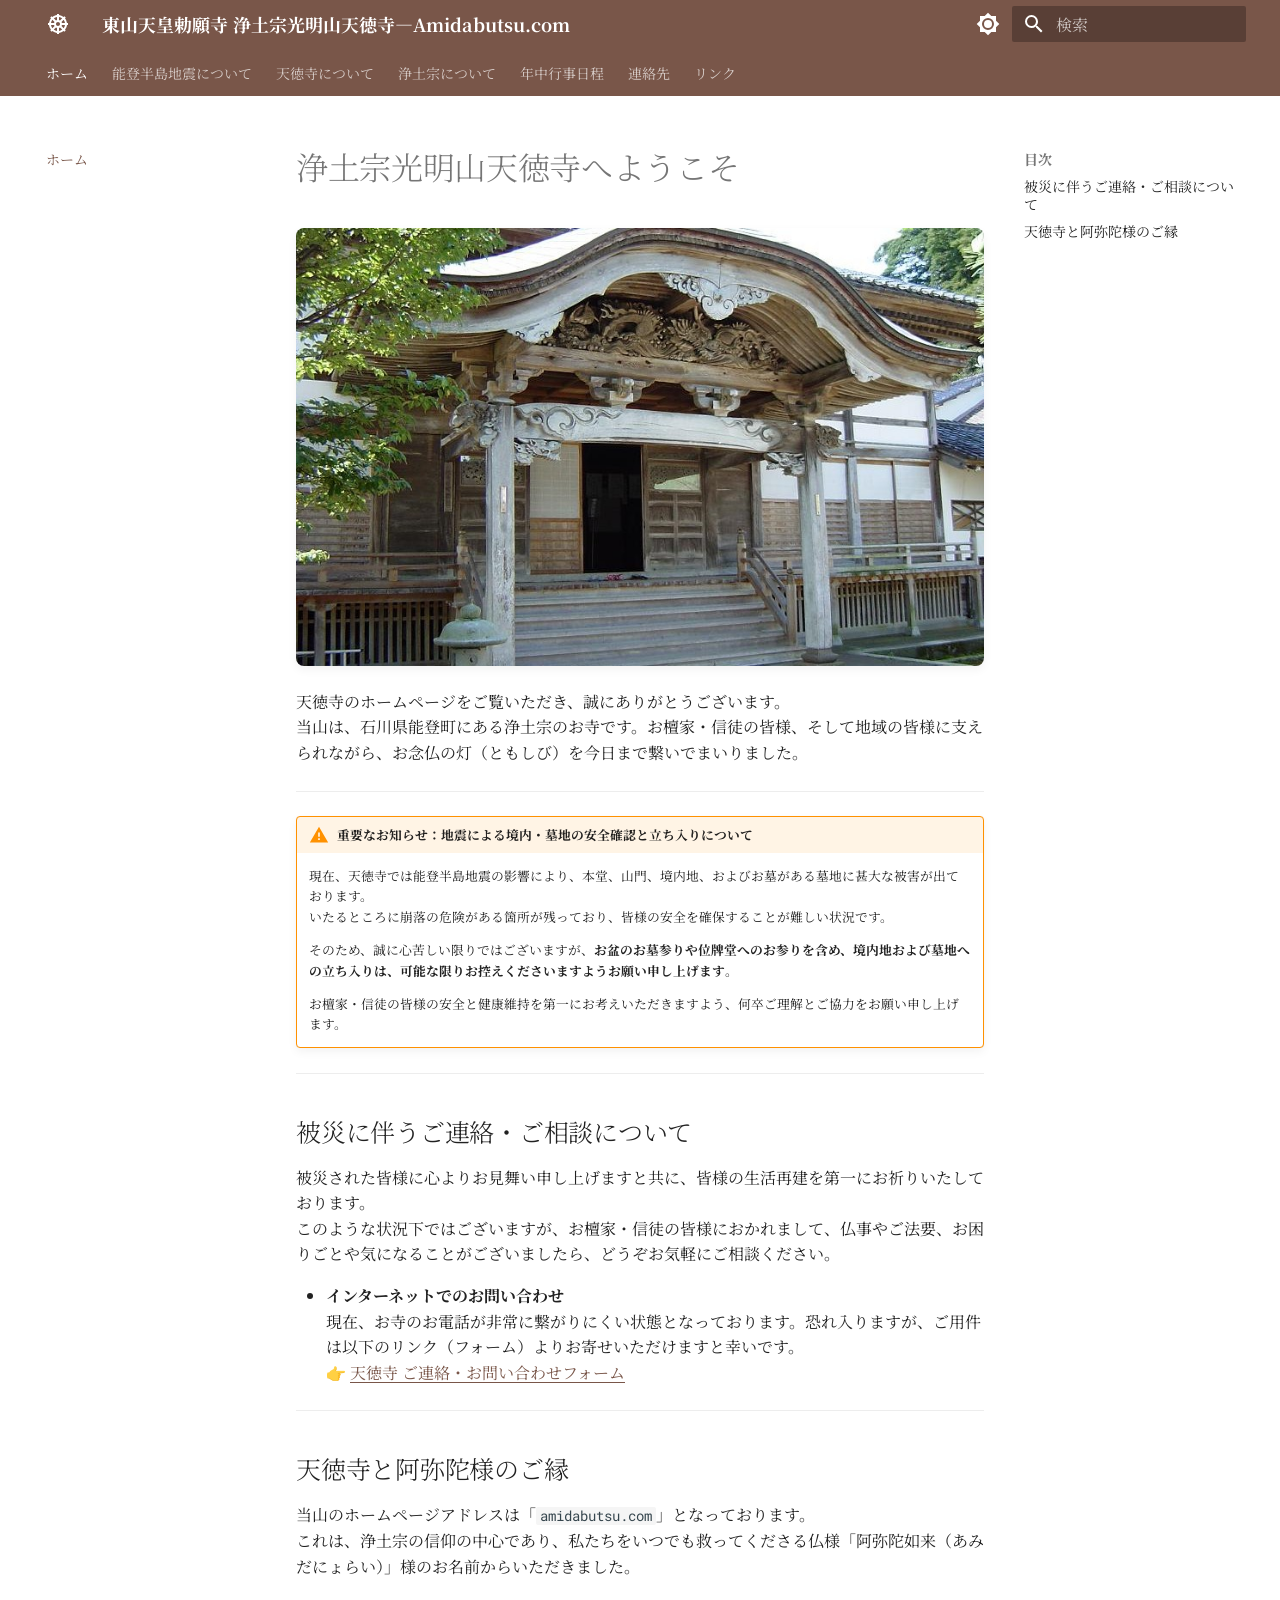
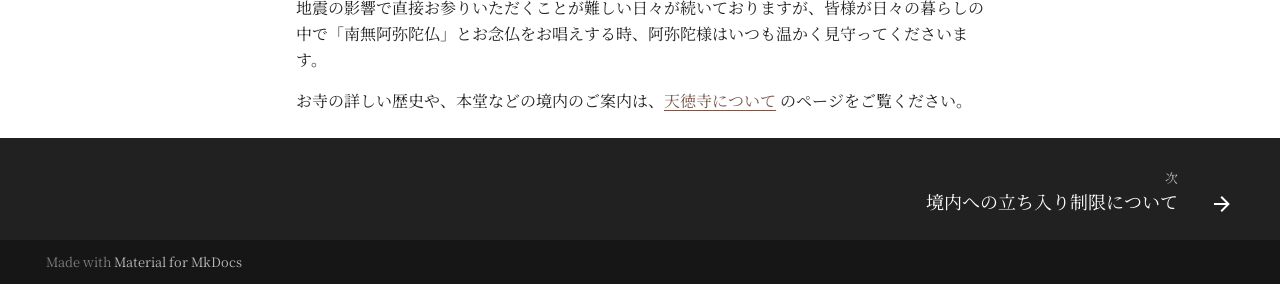
<file: index.html>
<!doctype html>
<html lang="ja" class="no-js">
  <head>
    
      <meta charset="utf-8">
      <meta name="viewport" content="width=device-width,initial-scale=1">
      
        <meta name="description" content="石川県能登町にある浄土宗 天徳寺の公式サイトです。能登半島地震にともなう境内・墓地の立ち入り規制に関する重要なお知らせや、お寺の歴史、浄土宗の教え、年中行事などをご案内しています。">
      
      
      
        <link rel="canonical" href="https://www.amidabutsu.com/">
      
      
      
        <link rel="next" href="earthquake/">
      
      
        
      
      
      <link rel="icon" href="images/favicon.ico">
      <meta name="generator" content="mkdocs-1.6.1, mkdocs-material-9.7.7">
    
    
      
        <title>東山天皇勅願寺 浄土宗光明山天徳寺 - 東山天皇勅願寺 浄土宗光明山天徳寺—Amidabutsu.com</title>
      
    
    
      <link rel="stylesheet" href="assets/stylesheets/main.ec1eaa64.min.css">
      
        
        <link rel="stylesheet" href="assets/stylesheets/palette.ab4e12ef.min.css">
      
      


    
    
      
    
    
      
        
        
        <link rel="preconnect" href="https://fonts.gstatic.com" crossorigin>
        <link rel="stylesheet" href="https://fonts.googleapis.com/css?family=Noto+Serif+JP:300,300i,400,400i,700,700i%7CRoboto+Mono:400,400i,700,700i&display=fallback">
        <style>:root{--md-text-font:"Noto Serif JP";--md-code-font:"Roboto Mono"}</style>
      
    
    
      <link rel="stylesheet" href="stylesheets/custom.css">
    
    <script>__md_scope=new URL(".",location),__md_hash=e=>[...e].reduce(((e,_)=>(e<<5)-e+_.charCodeAt(0)),0),__md_get=(e,_=localStorage,t=__md_scope)=>JSON.parse(_.getItem(t.pathname+"."+e)),__md_set=(e,_,t=localStorage,a=__md_scope)=>{try{t.setItem(a.pathname+"."+e,JSON.stringify(_))}catch(e){}}</script>
    
      

    
    
  </head>
  
  
    
    
      
    
    
    
    
    <body dir="ltr" data-md-color-scheme="default" data-md-color-primary="brown" data-md-color-accent="amber">
  
    
    <input class="md-toggle" data-md-toggle="drawer" type="checkbox" id="__drawer" autocomplete="off">
    <input class="md-toggle" data-md-toggle="search" type="checkbox" id="__search" autocomplete="off">
    <label class="md-overlay" for="__drawer"></label>
    <div data-md-component="skip">
      
        
        <a href="#_1" class="md-skip">
          コンテンツにスキップ
        </a>
      
    </div>
    <div data-md-component="announce">
      
    </div>
    
    
      

<header class="md-header" data-md-component="header">
  <nav class="md-header__inner md-grid" aria-label="ヘッダー">
    <a href="." title="東山天皇勅願寺 浄土宗光明山天徳寺—Amidabutsu.com" class="md-header__button md-logo" aria-label="東山天皇勅願寺 浄土宗光明山天徳寺—Amidabutsu.com" data-md-component="logo">
      
  
  <svg xmlns="http://www.w3.org/2000/svg" viewBox="0 0 24 24"><path d="M11 2v1c-1.73.2-3.31.9-4.6 1.94l-.76-.76L4.22 5.6l.78.75A9.04 9.04 0 0 0 3 11H2v2h1c.21 1.68.9 3.26 2 4.56l-.78.76 1.42 1.42.75-.74A9.3 9.3 0 0 0 11 21v1h2v-1a9.27 9.27 0 0 0 4.6-2l.76.74 1.42-1.42-.78-.75c1.1-1.3 1.79-2.89 2-4.57h1v-2h-1a9 9 0 0 0-2-4.64l.78-.76-1.42-1.42-.75.76A9 9 0 0 0 13 3V2zm0 3v3l-1 .5-2.19-2.15c.91-.68 2-1.18 3.19-1.35m2 0c1.16.18 2.26.64 3.2 1.35L14 8.5 13 8zM6.4 7.76 8.5 10 8 11H5c.16-1.16.7-2.3 1.39-3.25zm11.2 0c.73.95 1.21 2.06 1.4 3.24h-3l-.5-1 2.11-2.24zM12 10c1.12 0 2 .88 2 2s-.88 2-2 2-2-.88-2-2 .88-2 2-2m-7 3h3l.57 1-2.18 2.15C5.67 15.24 5.19 14.16 5 13m11 0h3a7 7 0 0 1-1.39 3.16L15.5 14zm-6 2.5 1 .5v3a7.04 7.04 0 0 1-3.2-1.43zm4 0 2.19 2.07c-.91.68-2 1.26-3.19 1.43v-3z"/></svg>

    </a>
    <label class="md-header__button md-icon" for="__drawer">
      
      <svg xmlns="http://www.w3.org/2000/svg" viewBox="0 0 24 24"><path d="M3 6h18v2H3zm0 5h18v2H3zm0 5h18v2H3z"/></svg>
    </label>
    <div class="md-header__title" data-md-component="header-title">
      <div class="md-header__ellipsis">
        <div class="md-header__topic">
          <span class="md-ellipsis">
            東山天皇勅願寺 浄土宗光明山天徳寺—Amidabutsu.com
          </span>
        </div>
        <div class="md-header__topic" data-md-component="header-topic">
          <span class="md-ellipsis">
            
              東山天皇勅願寺 浄土宗光明山天徳寺
            
          </span>
        </div>
      </div>
    </div>
    
      
        <form class="md-header__option" data-md-component="palette">
  
    
    
    
    <input class="md-option" data-md-color-media="" data-md-color-scheme="default" data-md-color-primary="brown" data-md-color-accent="amber"  aria-label="ダークモードに切り替え"  type="radio" name="__palette" id="__palette_0">
    
      <label class="md-header__button md-icon" title="ダークモードに切り替え" for="__palette_1" hidden>
        <svg xmlns="http://www.w3.org/2000/svg" viewBox="0 0 24 24"><path d="M12 8a4 4 0 0 0-4 4 4 4 0 0 0 4 4 4 4 0 0 0 4-4 4 4 0 0 0-4-4m0 10a6 6 0 0 1-6-6 6 6 0 0 1 6-6 6 6 0 0 1 6 6 6 6 0 0 1-6 6m8-9.31V4h-4.69L12 .69 8.69 4H4v4.69L.69 12 4 15.31V20h4.69L12 23.31 15.31 20H20v-4.69L23.31 12z"/></svg>
      </label>
    
  
    
    
    
    <input class="md-option" data-md-color-media="" data-md-color-scheme="slate" data-md-color-primary="brown" data-md-color-accent="amber"  aria-label="ライトモードに切り替え"  type="radio" name="__palette" id="__palette_1">
    
      <label class="md-header__button md-icon" title="ライトモードに切り替え" for="__palette_0" hidden>
        <svg xmlns="http://www.w3.org/2000/svg" viewBox="0 0 24 24"><path d="M12 18c-.89 0-1.74-.2-2.5-.55C11.56 16.5 13 14.42 13 12s-1.44-4.5-3.5-5.45C10.26 6.2 11.11 6 12 6a6 6 0 0 1 6 6 6 6 0 0 1-6 6m8-9.31V4h-4.69L12 .69 8.69 4H4v4.69L.69 12 4 15.31V20h4.69L12 23.31 15.31 20H20v-4.69L23.31 12z"/></svg>
      </label>
    
  
</form>
      
    
    
      <script>var palette=__md_get("__palette");if(palette&&palette.color){if("(prefers-color-scheme)"===palette.color.media){var media=matchMedia("(prefers-color-scheme: light)"),input=document.querySelector(media.matches?"[data-md-color-media='(prefers-color-scheme: light)']":"[data-md-color-media='(prefers-color-scheme: dark)']");palette.color.media=input.getAttribute("data-md-color-media"),palette.color.scheme=input.getAttribute("data-md-color-scheme"),palette.color.primary=input.getAttribute("data-md-color-primary"),palette.color.accent=input.getAttribute("data-md-color-accent")}for(var[key,value]of Object.entries(palette.color))document.body.setAttribute("data-md-color-"+key,value)}</script>
    
    
    
      
      
        <label class="md-header__button md-icon" for="__search">
          
          <svg xmlns="http://www.w3.org/2000/svg" viewBox="0 0 24 24"><path d="M9.5 3A6.5 6.5 0 0 1 16 9.5c0 1.61-.59 3.09-1.56 4.23l.27.27h.79l5 5-1.5 1.5-5-5v-.79l-.27-.27A6.52 6.52 0 0 1 9.5 16 6.5 6.5 0 0 1 3 9.5 6.5 6.5 0 0 1 9.5 3m0 2C7 5 5 7 5 9.5S7 14 9.5 14 14 12 14 9.5 12 5 9.5 5"/></svg>
        </label>
        <div class="md-search" data-md-component="search" role="dialog">
  <label class="md-search__overlay" for="__search"></label>
  <div class="md-search__inner" role="search">
    <form class="md-search__form" name="search">
      <input type="text" class="md-search__input" name="query" aria-label="検索" placeholder="検索" autocapitalize="off" autocorrect="off" autocomplete="off" spellcheck="false" data-md-component="search-query" required>
      <label class="md-search__icon md-icon" for="__search">
        
        <svg xmlns="http://www.w3.org/2000/svg" viewBox="0 0 24 24"><path d="M9.5 3A6.5 6.5 0 0 1 16 9.5c0 1.61-.59 3.09-1.56 4.23l.27.27h.79l5 5-1.5 1.5-5-5v-.79l-.27-.27A6.52 6.52 0 0 1 9.5 16 6.5 6.5 0 0 1 3 9.5 6.5 6.5 0 0 1 9.5 3m0 2C7 5 5 7 5 9.5S7 14 9.5 14 14 12 14 9.5 12 5 9.5 5"/></svg>
        
        <svg xmlns="http://www.w3.org/2000/svg" viewBox="0 0 24 24"><path d="M20 11v2H8l5.5 5.5-1.42 1.42L4.16 12l7.92-7.92L13.5 5.5 8 11z"/></svg>
      </label>
      <nav class="md-search__options" aria-label="検索">
        
        <button type="reset" class="md-search__icon md-icon" title="クリア" aria-label="クリア" tabindex="-1">
          
          <svg xmlns="http://www.w3.org/2000/svg" viewBox="0 0 24 24"><path d="M19 6.41 17.59 5 12 10.59 6.41 5 5 6.41 10.59 12 5 17.59 6.41 19 12 13.41 17.59 19 19 17.59 13.41 12z"/></svg>
        </button>
      </nav>
      
        <div class="md-search__suggest" data-md-component="search-suggest"></div>
      
    </form>
    <div class="md-search__output">
      <div class="md-search__scrollwrap" tabindex="0" data-md-scrollfix>
        <div class="md-search-result" data-md-component="search-result">
          <div class="md-search-result__meta">
            検索を初期化
          </div>
          <ol class="md-search-result__list" role="presentation"></ol>
        </div>
      </div>
    </div>
  </div>
</div>
      
    
    
  </nav>
  
</header>
    
    <div class="md-container" data-md-component="container">
      
      
        
          
            
<nav class="md-tabs" aria-label="タブ" data-md-component="tabs">
  <div class="md-grid">
    <ul class="md-tabs__list">
      
        
  
  
  
    
  
  
    <li class="md-tabs__item md-tabs__item--active">
      <a href="." class="md-tabs__link">
        
  
  
    
  
  ホーム

      </a>
    </li>
  

      
        
  
  
  
  
    
    
      <li class="md-tabs__item">
        <a href="earthquake/" class="md-tabs__link">
          
  
  
  能登半島地震について

        </a>
      </li>
    
  

      
        
  
  
  
  
    <li class="md-tabs__item">
      <a href="about/" class="md-tabs__link">
        
  
  
    
  
  天徳寺について

      </a>
    </li>
  

      
        
  
  
  
  
    <li class="md-tabs__item">
      <a href="jodoshu/" class="md-tabs__link">
        
  
  
    
  
  浄土宗について

      </a>
    </li>
  

      
        
  
  
  
  
    <li class="md-tabs__item">
      <a href="schedule/" class="md-tabs__link">
        
  
  
    
  
  年中行事日程

      </a>
    </li>
  

      
        
  
  
  
  
    <li class="md-tabs__item">
      <a href="contact/" class="md-tabs__link">
        
  
  
    
  
  連絡先

      </a>
    </li>
  

      
        
  
  
  
  
    <li class="md-tabs__item">
      <a href="links/" class="md-tabs__link">
        
  
  
    
  
  リンク

      </a>
    </li>
  

      
    </ul>
  </div>
</nav>
          
        
      
      <main class="md-main" data-md-component="main">
        <div class="md-main__inner md-grid">
          
            
              
              <div class="md-sidebar md-sidebar--primary" data-md-component="sidebar" data-md-type="navigation" >
                <div class="md-sidebar__scrollwrap">
                  <div class="md-sidebar__inner">
                    


  


<nav class="md-nav md-nav--primary md-nav--lifted" aria-label="ナビゲーション" data-md-level="0">
  <label class="md-nav__title" for="__drawer">
    <a href="." title="東山天皇勅願寺 浄土宗光明山天徳寺—Amidabutsu.com" class="md-nav__button md-logo" aria-label="東山天皇勅願寺 浄土宗光明山天徳寺—Amidabutsu.com" data-md-component="logo">
      
  
  <svg xmlns="http://www.w3.org/2000/svg" viewBox="0 0 24 24"><path d="M11 2v1c-1.73.2-3.31.9-4.6 1.94l-.76-.76L4.22 5.6l.78.75A9.04 9.04 0 0 0 3 11H2v2h1c.21 1.68.9 3.26 2 4.56l-.78.76 1.42 1.42.75-.74A9.3 9.3 0 0 0 11 21v1h2v-1a9.27 9.27 0 0 0 4.6-2l.76.74 1.42-1.42-.78-.75c1.1-1.3 1.79-2.89 2-4.57h1v-2h-1a9 9 0 0 0-2-4.64l.78-.76-1.42-1.42-.75.76A9 9 0 0 0 13 3V2zm0 3v3l-1 .5-2.19-2.15c.91-.68 2-1.18 3.19-1.35m2 0c1.16.18 2.26.64 3.2 1.35L14 8.5 13 8zM6.4 7.76 8.5 10 8 11H5c.16-1.16.7-2.3 1.39-3.25zm11.2 0c.73.95 1.21 2.06 1.4 3.24h-3l-.5-1 2.11-2.24zM12 10c1.12 0 2 .88 2 2s-.88 2-2 2-2-.88-2-2 .88-2 2-2m-7 3h3l.57 1-2.18 2.15C5.67 15.24 5.19 14.16 5 13m11 0h3a7 7 0 0 1-1.39 3.16L15.5 14zm-6 2.5 1 .5v3a7.04 7.04 0 0 1-3.2-1.43zm4 0 2.19 2.07c-.91.68-2 1.26-3.19 1.43v-3z"/></svg>

    </a>
    東山天皇勅願寺 浄土宗光明山天徳寺—Amidabutsu.com
  </label>
  
  <ul class="md-nav__list" data-md-scrollfix>
    
      
      
  
  
    
  
  
  
    <li class="md-nav__item md-nav__item--active">
      
      <input class="md-nav__toggle md-toggle" type="checkbox" id="__toc">
      
      
        
      
      
        <label class="md-nav__link md-nav__link--active" for="__toc">
          
  
  
  <span class="md-ellipsis">
    
  
    ホーム
  

    
  </span>
  
  

          <span class="md-nav__icon md-icon"></span>
        </label>
      
      <a href="." class="md-nav__link md-nav__link--active">
        
  
  
  <span class="md-ellipsis">
    
  
    ホーム
  

    
  </span>
  
  

      </a>
      
        

<nav class="md-nav md-nav--secondary" aria-label="目次">
  
  
  
    
  
  
    <label class="md-nav__title" for="__toc">
      <span class="md-nav__icon md-icon"></span>
      目次
    </label>
    <ul class="md-nav__list" data-md-component="toc" data-md-scrollfix>
      
        <li class="md-nav__item">
  <a href="#_2" class="md-nav__link">
    <span class="md-ellipsis">
      
        被災に伴うご連絡・ご相談について
      
    </span>
  </a>
  
</li>
      
        <li class="md-nav__item">
  <a href="#_3" class="md-nav__link">
    <span class="md-ellipsis">
      
        天徳寺と阿弥陀様のご縁
      
    </span>
  </a>
  
</li>
      
    </ul>
  
</nav>
      
    </li>
  

    
      
      
  
  
  
  
    
    
    
    
      
      
        
      
    
    
    <li class="md-nav__item md-nav__item--nested">
      
        
        
        <input class="md-nav__toggle md-toggle " type="checkbox" id="__nav_2" >
        
          
          <label class="md-nav__link" for="__nav_2" id="__nav_2_label" tabindex="0">
            
  
  
  <span class="md-ellipsis">
    
  
    能登半島地震について
  

    
  </span>
  
  

            <span class="md-nav__icon md-icon"></span>
          </label>
        
        <nav class="md-nav" data-md-level="1" aria-labelledby="__nav_2_label" aria-expanded="false">
          <label class="md-nav__title" for="__nav_2">
            <span class="md-nav__icon md-icon"></span>
            
  
    能登半島地震について
  

          </label>
          <ul class="md-nav__list" data-md-scrollfix>
            
              
                
  
  
  
  
    <li class="md-nav__item">
      <a href="earthquake/" class="md-nav__link">
        
  
  
  <span class="md-ellipsis">
    
  
    境内への立ち入り制限について
  

    
  </span>
  
  

      </a>
    </li>
  

              
            
              
                
  
  
  
  
    <li class="md-nav__item">
      <a href="distant_members/" class="md-nav__link">
        
  
  
  <span class="md-ellipsis">
    
  
    避難先・遠方の皆様へ
  

    
  </span>
  
  

      </a>
    </li>
  

              
            
          </ul>
        </nav>
      
    </li>
  

    
      
      
  
  
  
  
    <li class="md-nav__item">
      <a href="about/" class="md-nav__link">
        
  
  
  <span class="md-ellipsis">
    
  
    天徳寺について
  

    
  </span>
  
  

      </a>
    </li>
  

    
      
      
  
  
  
  
    <li class="md-nav__item">
      <a href="jodoshu/" class="md-nav__link">
        
  
  
  <span class="md-ellipsis">
    
  
    浄土宗について
  

    
  </span>
  
  

      </a>
    </li>
  

    
      
      
  
  
  
  
    <li class="md-nav__item">
      <a href="schedule/" class="md-nav__link">
        
  
  
  <span class="md-ellipsis">
    
  
    年中行事日程
  

    
  </span>
  
  

      </a>
    </li>
  

    
      
      
  
  
  
  
    <li class="md-nav__item">
      <a href="contact/" class="md-nav__link">
        
  
  
  <span class="md-ellipsis">
    
  
    連絡先
  

    
  </span>
  
  

      </a>
    </li>
  

    
      
      
  
  
  
  
    <li class="md-nav__item">
      <a href="links/" class="md-nav__link">
        
  
  
  <span class="md-ellipsis">
    
  
    リンク
  

    
  </span>
  
  

      </a>
    </li>
  

    
  </ul>
</nav>
                  </div>
                </div>
              </div>
            
            
              
              <div class="md-sidebar md-sidebar--secondary" data-md-component="sidebar" data-md-type="toc" >
                <div class="md-sidebar__scrollwrap">
                  <div class="md-sidebar__inner">
                    

<nav class="md-nav md-nav--secondary" aria-label="目次">
  
  
  
    
  
  
    <label class="md-nav__title" for="__toc">
      <span class="md-nav__icon md-icon"></span>
      目次
    </label>
    <ul class="md-nav__list" data-md-component="toc" data-md-scrollfix>
      
        <li class="md-nav__item">
  <a href="#_2" class="md-nav__link">
    <span class="md-ellipsis">
      
        被災に伴うご連絡・ご相談について
      
    </span>
  </a>
  
</li>
      
        <li class="md-nav__item">
  <a href="#_3" class="md-nav__link">
    <span class="md-ellipsis">
      
        天徳寺と阿弥陀様のご縁
      
    </span>
  </a>
  
</li>
      
    </ul>
  
</nav>
                  </div>
                </div>
              </div>
            
          
          
            <div class="md-content" data-md-component="content">
              
                



  


              
              <article class="md-content__inner md-typeset">
                
                  



<h1 id="_1">浄土宗光明山天徳寺へようこそ</h1>
<p><img alt="アイキャッチ画像" src="images/featured_index.jpg" /></p>
<p>天徳寺のホームページをご覧いただき、誠にありがとうございます。<br />
当山は、石川県能登町にある浄土宗のお寺です。お檀家・信徒の皆様、そして地域の皆様に支えられながら、お念仏の灯（ともしび）を今日まで繋いでまいりました。</p>
<hr />
<div class="admonition warning">
<p class="admonition-title">重要なお知らせ：地震による境内・墓地の安全確認と立ち入りについて</p>
<p>現在、天徳寺では能登半島地震の影響により、本堂、山門、境内地、およびお墓がある墓地に甚大な被害が出ております。<br />
いたるところに崩落の危険がある箇所が残っており、皆様の安全を確保することが難しい状況です。</p>
<p>そのため、誠に心苦しい限りではございますが、<strong>お盆のお墓参りや位牌堂へのお参りを含め、境内地および墓地への立ち入りは、可能な限りお控えくださいますようお願い申し上げます</strong>。</p>
<p>お檀家・信徒の皆様の安全と健康維持を第一にお考えいただきますよう、何卒ご理解とご協力をお願い申し上げます。</p>
</div>
<hr />
<h2 id="_2">被災に伴うご連絡・ご相談について</h2>
<p>被災された皆様に心よりお見舞い申し上げますと共に、皆様の生活再建を第一にお祈りいたしております。<br />
このような状況下ではございますが、お檀家・信徒の皆様におかれまして、仏事やご法要、お困りごとや気になることがございましたら、どうぞお気軽にご相談ください。</p>
<ul>
<li><strong>インターネットでのお問い合わせ</strong><br />
  現在、お寺のお電話が非常に繋がりにくい状態となっております。恐れ入りますが、ご用件は以下のリンク（フォーム）よりお寄せいただけますと幸いです。<br />
  👉 <a href="https://docs.google.com/forms/d/e/1FAIpQLSdrSQvlcGb1jlEP0nCwSU4JuKT3h6xASMN0rRmjvhH3O-keMQ/viewform?usp=sf_link">天徳寺 ご連絡・お問い合わせフォーム</a></li>
</ul>
<hr />
<h2 id="_3">天徳寺と阿弥陀様のご縁</h2>
<p>当山のホームページアドレスは「<code>amidabutsu.com</code>」となっております。<br />
これは、浄土宗の信仰の中心であり、私たちをいつでも救ってくださる仏様「阿弥陀如来（あみだにょらい）」様のお名前からいただきました。</p>
<p>地震の影響で直接お参りいただくことが難しい日々が続いておりますが、皆様が日々の暮らしの中で「南無阿弥陀仏」とお念仏をお唱えする時、阿弥陀様はいつも温かく見守ってくださいます。</p>
<p>お寺の詳しい歴史や、本堂などの境内のご案内は、<a href="about/">天徳寺について</a> のページをご覧ください。</p>







  
  






                
              </article>
            </div>
          
          
<script>var target=document.getElementById(location.hash.slice(1));target&&target.name&&(target.checked=target.name.startsWith("__tabbed_"))</script>
        </div>
        
          <button type="button" class="md-top md-icon" data-md-component="top" hidden>
  
  <svg xmlns="http://www.w3.org/2000/svg" viewBox="0 0 24 24"><path d="M13 20h-2V8l-5.5 5.5-1.42-1.42L12 4.16l7.92 7.92-1.42 1.42L13 8z"/></svg>
  ページトップへ戻る
</button>
        
      </main>
      
        <footer class="md-footer">
  
    
      
      <nav class="md-footer__inner md-grid" aria-label="フッター" >
        
        
          
          <a href="earthquake/" class="md-footer__link md-footer__link--next" aria-label="次: 境内への立ち入り制限について">
            <div class="md-footer__title">
              <span class="md-footer__direction">
                次
              </span>
              <div class="md-ellipsis">
                境内への立ち入り制限について
              </div>
            </div>
            <div class="md-footer__button md-icon">
              
              <svg xmlns="http://www.w3.org/2000/svg" viewBox="0 0 24 24"><path d="M4 11v2h12l-5.5 5.5 1.42 1.42L19.84 12l-7.92-7.92L10.5 5.5 16 11z"/></svg>
            </div>
          </a>
        
      </nav>
    
  
  <div class="md-footer-meta md-typeset">
    <div class="md-footer-meta__inner md-grid">
      <div class="md-copyright">
  
  
    Made with
    <a href="https://squidfunk.github.io/mkdocs-material/" target="_blank" rel="noopener">
      Material for MkDocs
    </a>
  
</div>
      
    </div>
  </div>
</footer>
      
    </div>
    <div class="md-dialog" data-md-component="dialog">
      <div class="md-dialog__inner md-typeset"></div>
    </div>
    
    
    
      
      
      <script id="__config" type="application/json">{"annotate": null, "base": ".", "features": ["navigation.tabs", "navigation.sections", "navigation.top", "search.suggest", "search.highlight", "navigation.path", "navigation.footer", "navigation.instant", "keyboard"], "search": "assets/javascripts/workers/search.2c215733.min.js", "tags": null, "translations": {"clipboard.copied": "\u30b3\u30d4\u30fc\u3057\u307e\u3057\u305f", "clipboard.copy": "\u30af\u30ea\u30c3\u30d7\u30dc\u30fc\u30c9\u3078\u30b3\u30d4\u30fc", "search.result.more.one": "\u3053\u306e\u30da\u30fc\u30b8\u5185\u306b\u3082\u30461\u4ef6\u898b\u3064\u304b\u308a\u307e\u3057\u305f", "search.result.more.other": "\u3053\u306e\u30da\u30fc\u30b8\u5185\u306b\u3042\u3068#\u4ef6\u898b\u3064\u304b\u308a\u307e\u3057\u305f", "search.result.none": "\u4f55\u3082\u898b\u3064\u304b\u308a\u307e\u305b\u3093\u3067\u3057\u305f", "search.result.one": "1\u4ef6\u898b\u3064\u304b\u308a\u307e\u3057\u305f", "search.result.other": "#\u4ef6\u898b\u3064\u304b\u308a\u307e\u3057\u305f", "search.result.placeholder": "\u691c\u7d22\u30ad\u30fc\u30ef\u30fc\u30c9\u3092\u5165\u529b\u3057\u3066\u304f\u3060\u3055\u3044", "search.result.term.missing": "\u691c\u7d22\u306b\u542b\u307e\u308c\u306a\u3044", "select.version": "\u30d0\u30fc\u30b8\u30e7\u30f3\u5207\u308a\u66ff\u3048"}, "version": null}</script>
    
    
      <script src="assets/javascripts/bundle.d7400e89.min.js"></script>
      
    
  </body>
</html>
</file>
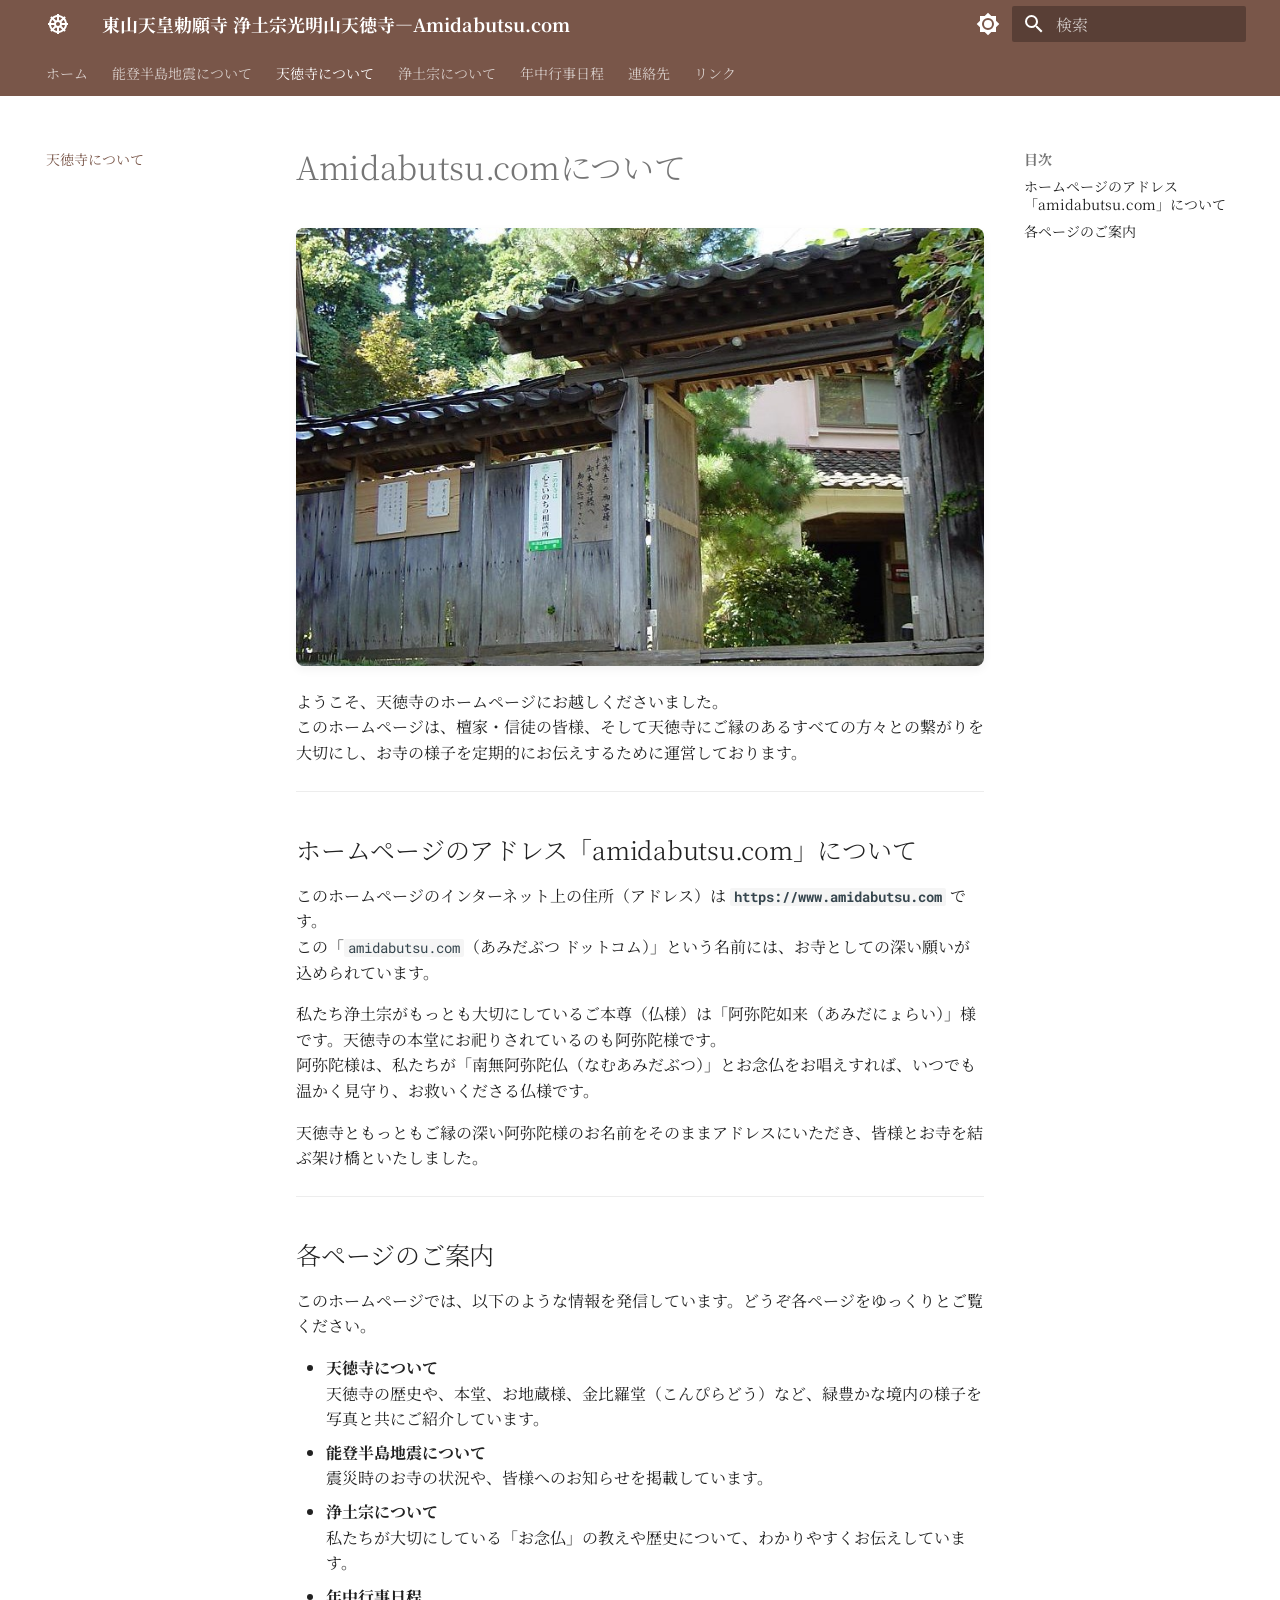
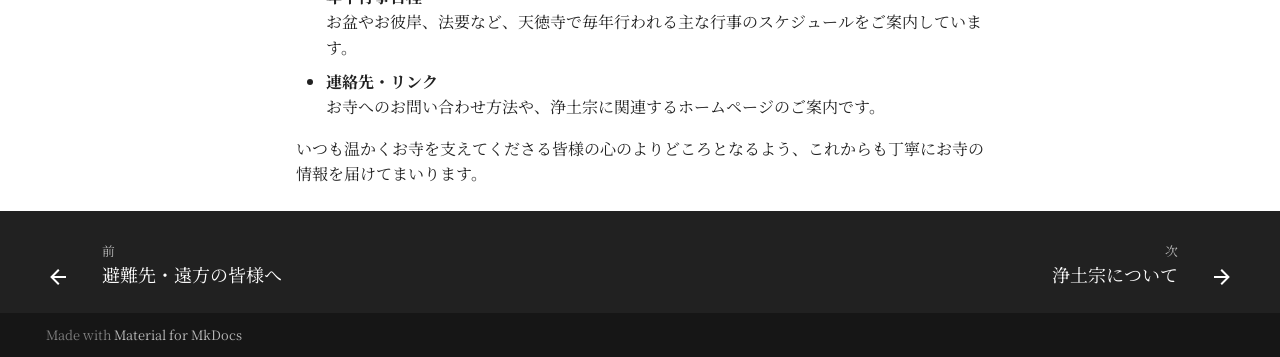
<file: about/index.html>
<!doctype html>
<html lang="ja" class="no-js">
  <head>
    
      <meta charset="utf-8">
      <meta name="viewport" content="width=device-width,initial-scale=1">
      
        <meta name="description" content="天徳寺のホームページアドレス「amidabutsu.com」に込められた願いと、当サイトで発信している各コンテンツのご案内です。">
      
      
      
        <link rel="canonical" href="https://www.amidabutsu.com/about/">
      
      
        <link rel="prev" href="../distant_members/">
      
      
        <link rel="next" href="../jodoshu/">
      
      
        
      
      
      <link rel="icon" href="../images/favicon.ico">
      <meta name="generator" content="mkdocs-1.6.1, mkdocs-material-9.7.7">
    
    
      
        <title>Amidabutsu.comについて - 東山天皇勅願寺 浄土宗光明山天徳寺—Amidabutsu.com</title>
      
    
    
      <link rel="stylesheet" href="../assets/stylesheets/main.ec1eaa64.min.css">
      
        
        <link rel="stylesheet" href="../assets/stylesheets/palette.ab4e12ef.min.css">
      
      


    
    
      
    
    
      
        
        
        <link rel="preconnect" href="https://fonts.gstatic.com" crossorigin>
        <link rel="stylesheet" href="https://fonts.googleapis.com/css?family=Noto+Serif+JP:300,300i,400,400i,700,700i%7CRoboto+Mono:400,400i,700,700i&display=fallback">
        <style>:root{--md-text-font:"Noto Serif JP";--md-code-font:"Roboto Mono"}</style>
      
    
    
      <link rel="stylesheet" href="../stylesheets/custom.css">
    
    <script>__md_scope=new URL("..",location),__md_hash=e=>[...e].reduce(((e,_)=>(e<<5)-e+_.charCodeAt(0)),0),__md_get=(e,_=localStorage,t=__md_scope)=>JSON.parse(_.getItem(t.pathname+"."+e)),__md_set=(e,_,t=localStorage,a=__md_scope)=>{try{t.setItem(a.pathname+"."+e,JSON.stringify(_))}catch(e){}}</script>
    
      

    
    
  </head>
  
  
    
    
      
    
    
    
    
    <body dir="ltr" data-md-color-scheme="default" data-md-color-primary="brown" data-md-color-accent="amber">
  
    
    <input class="md-toggle" data-md-toggle="drawer" type="checkbox" id="__drawer" autocomplete="off">
    <input class="md-toggle" data-md-toggle="search" type="checkbox" id="__search" autocomplete="off">
    <label class="md-overlay" for="__drawer"></label>
    <div data-md-component="skip">
      
        
        <a href="#amidabutsucom" class="md-skip">
          コンテンツにスキップ
        </a>
      
    </div>
    <div data-md-component="announce">
      
    </div>
    
    
      

<header class="md-header" data-md-component="header">
  <nav class="md-header__inner md-grid" aria-label="ヘッダー">
    <a href=".." title="東山天皇勅願寺 浄土宗光明山天徳寺—Amidabutsu.com" class="md-header__button md-logo" aria-label="東山天皇勅願寺 浄土宗光明山天徳寺—Amidabutsu.com" data-md-component="logo">
      
  
  <svg xmlns="http://www.w3.org/2000/svg" viewBox="0 0 24 24"><path d="M11 2v1c-1.73.2-3.31.9-4.6 1.94l-.76-.76L4.22 5.6l.78.75A9.04 9.04 0 0 0 3 11H2v2h1c.21 1.68.9 3.26 2 4.56l-.78.76 1.42 1.42.75-.74A9.3 9.3 0 0 0 11 21v1h2v-1a9.27 9.27 0 0 0 4.6-2l.76.74 1.42-1.42-.78-.75c1.1-1.3 1.79-2.89 2-4.57h1v-2h-1a9 9 0 0 0-2-4.64l.78-.76-1.42-1.42-.75.76A9 9 0 0 0 13 3V2zm0 3v3l-1 .5-2.19-2.15c.91-.68 2-1.18 3.19-1.35m2 0c1.16.18 2.26.64 3.2 1.35L14 8.5 13 8zM6.4 7.76 8.5 10 8 11H5c.16-1.16.7-2.3 1.39-3.25zm11.2 0c.73.95 1.21 2.06 1.4 3.24h-3l-.5-1 2.11-2.24zM12 10c1.12 0 2 .88 2 2s-.88 2-2 2-2-.88-2-2 .88-2 2-2m-7 3h3l.57 1-2.18 2.15C5.67 15.24 5.19 14.16 5 13m11 0h3a7 7 0 0 1-1.39 3.16L15.5 14zm-6 2.5 1 .5v3a7.04 7.04 0 0 1-3.2-1.43zm4 0 2.19 2.07c-.91.68-2 1.26-3.19 1.43v-3z"/></svg>

    </a>
    <label class="md-header__button md-icon" for="__drawer">
      
      <svg xmlns="http://www.w3.org/2000/svg" viewBox="0 0 24 24"><path d="M3 6h18v2H3zm0 5h18v2H3zm0 5h18v2H3z"/></svg>
    </label>
    <div class="md-header__title" data-md-component="header-title">
      <div class="md-header__ellipsis">
        <div class="md-header__topic">
          <span class="md-ellipsis">
            東山天皇勅願寺 浄土宗光明山天徳寺—Amidabutsu.com
          </span>
        </div>
        <div class="md-header__topic" data-md-component="header-topic">
          <span class="md-ellipsis">
            
              Amidabutsu.comについて
            
          </span>
        </div>
      </div>
    </div>
    
      
        <form class="md-header__option" data-md-component="palette">
  
    
    
    
    <input class="md-option" data-md-color-media="" data-md-color-scheme="default" data-md-color-primary="brown" data-md-color-accent="amber"  aria-label="ダークモードに切り替え"  type="radio" name="__palette" id="__palette_0">
    
      <label class="md-header__button md-icon" title="ダークモードに切り替え" for="__palette_1" hidden>
        <svg xmlns="http://www.w3.org/2000/svg" viewBox="0 0 24 24"><path d="M12 8a4 4 0 0 0-4 4 4 4 0 0 0 4 4 4 4 0 0 0 4-4 4 4 0 0 0-4-4m0 10a6 6 0 0 1-6-6 6 6 0 0 1 6-6 6 6 0 0 1 6 6 6 6 0 0 1-6 6m8-9.31V4h-4.69L12 .69 8.69 4H4v4.69L.69 12 4 15.31V20h4.69L12 23.31 15.31 20H20v-4.69L23.31 12z"/></svg>
      </label>
    
  
    
    
    
    <input class="md-option" data-md-color-media="" data-md-color-scheme="slate" data-md-color-primary="brown" data-md-color-accent="amber"  aria-label="ライトモードに切り替え"  type="radio" name="__palette" id="__palette_1">
    
      <label class="md-header__button md-icon" title="ライトモードに切り替え" for="__palette_0" hidden>
        <svg xmlns="http://www.w3.org/2000/svg" viewBox="0 0 24 24"><path d="M12 18c-.89 0-1.74-.2-2.5-.55C11.56 16.5 13 14.42 13 12s-1.44-4.5-3.5-5.45C10.26 6.2 11.11 6 12 6a6 6 0 0 1 6 6 6 6 0 0 1-6 6m8-9.31V4h-4.69L12 .69 8.69 4H4v4.69L.69 12 4 15.31V20h4.69L12 23.31 15.31 20H20v-4.69L23.31 12z"/></svg>
      </label>
    
  
</form>
      
    
    
      <script>var palette=__md_get("__palette");if(palette&&palette.color){if("(prefers-color-scheme)"===palette.color.media){var media=matchMedia("(prefers-color-scheme: light)"),input=document.querySelector(media.matches?"[data-md-color-media='(prefers-color-scheme: light)']":"[data-md-color-media='(prefers-color-scheme: dark)']");palette.color.media=input.getAttribute("data-md-color-media"),palette.color.scheme=input.getAttribute("data-md-color-scheme"),palette.color.primary=input.getAttribute("data-md-color-primary"),palette.color.accent=input.getAttribute("data-md-color-accent")}for(var[key,value]of Object.entries(palette.color))document.body.setAttribute("data-md-color-"+key,value)}</script>
    
    
    
      
      
        <label class="md-header__button md-icon" for="__search">
          
          <svg xmlns="http://www.w3.org/2000/svg" viewBox="0 0 24 24"><path d="M9.5 3A6.5 6.5 0 0 1 16 9.5c0 1.61-.59 3.09-1.56 4.23l.27.27h.79l5 5-1.5 1.5-5-5v-.79l-.27-.27A6.52 6.52 0 0 1 9.5 16 6.5 6.5 0 0 1 3 9.5 6.5 6.5 0 0 1 9.5 3m0 2C7 5 5 7 5 9.5S7 14 9.5 14 14 12 14 9.5 12 5 9.5 5"/></svg>
        </label>
        <div class="md-search" data-md-component="search" role="dialog">
  <label class="md-search__overlay" for="__search"></label>
  <div class="md-search__inner" role="search">
    <form class="md-search__form" name="search">
      <input type="text" class="md-search__input" name="query" aria-label="検索" placeholder="検索" autocapitalize="off" autocorrect="off" autocomplete="off" spellcheck="false" data-md-component="search-query" required>
      <label class="md-search__icon md-icon" for="__search">
        
        <svg xmlns="http://www.w3.org/2000/svg" viewBox="0 0 24 24"><path d="M9.5 3A6.5 6.5 0 0 1 16 9.5c0 1.61-.59 3.09-1.56 4.23l.27.27h.79l5 5-1.5 1.5-5-5v-.79l-.27-.27A6.52 6.52 0 0 1 9.5 16 6.5 6.5 0 0 1 3 9.5 6.5 6.5 0 0 1 9.5 3m0 2C7 5 5 7 5 9.5S7 14 9.5 14 14 12 14 9.5 12 5 9.5 5"/></svg>
        
        <svg xmlns="http://www.w3.org/2000/svg" viewBox="0 0 24 24"><path d="M20 11v2H8l5.5 5.5-1.42 1.42L4.16 12l7.92-7.92L13.5 5.5 8 11z"/></svg>
      </label>
      <nav class="md-search__options" aria-label="検索">
        
        <button type="reset" class="md-search__icon md-icon" title="クリア" aria-label="クリア" tabindex="-1">
          
          <svg xmlns="http://www.w3.org/2000/svg" viewBox="0 0 24 24"><path d="M19 6.41 17.59 5 12 10.59 6.41 5 5 6.41 10.59 12 5 17.59 6.41 19 12 13.41 17.59 19 19 17.59 13.41 12z"/></svg>
        </button>
      </nav>
      
        <div class="md-search__suggest" data-md-component="search-suggest"></div>
      
    </form>
    <div class="md-search__output">
      <div class="md-search__scrollwrap" tabindex="0" data-md-scrollfix>
        <div class="md-search-result" data-md-component="search-result">
          <div class="md-search-result__meta">
            検索を初期化
          </div>
          <ol class="md-search-result__list" role="presentation"></ol>
        </div>
      </div>
    </div>
  </div>
</div>
      
    
    
  </nav>
  
</header>
    
    <div class="md-container" data-md-component="container">
      
      
        
          
            
<nav class="md-tabs" aria-label="タブ" data-md-component="tabs">
  <div class="md-grid">
    <ul class="md-tabs__list">
      
        
  
  
  
  
    <li class="md-tabs__item">
      <a href=".." class="md-tabs__link">
        
  
  
    
  
  ホーム

      </a>
    </li>
  

      
        
  
  
  
  
    
    
      <li class="md-tabs__item">
        <a href="../earthquake/" class="md-tabs__link">
          
  
  
  能登半島地震について

        </a>
      </li>
    
  

      
        
  
  
  
    
  
  
    <li class="md-tabs__item md-tabs__item--active">
      <a href="./" class="md-tabs__link">
        
  
  
    
  
  天徳寺について

      </a>
    </li>
  

      
        
  
  
  
  
    <li class="md-tabs__item">
      <a href="../jodoshu/" class="md-tabs__link">
        
  
  
    
  
  浄土宗について

      </a>
    </li>
  

      
        
  
  
  
  
    <li class="md-tabs__item">
      <a href="../schedule/" class="md-tabs__link">
        
  
  
    
  
  年中行事日程

      </a>
    </li>
  

      
        
  
  
  
  
    <li class="md-tabs__item">
      <a href="../contact/" class="md-tabs__link">
        
  
  
    
  
  連絡先

      </a>
    </li>
  

      
        
  
  
  
  
    <li class="md-tabs__item">
      <a href="../links/" class="md-tabs__link">
        
  
  
    
  
  リンク

      </a>
    </li>
  

      
    </ul>
  </div>
</nav>
          
        
      
      <main class="md-main" data-md-component="main">
        <div class="md-main__inner md-grid">
          
            
              
              <div class="md-sidebar md-sidebar--primary" data-md-component="sidebar" data-md-type="navigation" >
                <div class="md-sidebar__scrollwrap">
                  <div class="md-sidebar__inner">
                    


  


<nav class="md-nav md-nav--primary md-nav--lifted" aria-label="ナビゲーション" data-md-level="0">
  <label class="md-nav__title" for="__drawer">
    <a href=".." title="東山天皇勅願寺 浄土宗光明山天徳寺—Amidabutsu.com" class="md-nav__button md-logo" aria-label="東山天皇勅願寺 浄土宗光明山天徳寺—Amidabutsu.com" data-md-component="logo">
      
  
  <svg xmlns="http://www.w3.org/2000/svg" viewBox="0 0 24 24"><path d="M11 2v1c-1.73.2-3.31.9-4.6 1.94l-.76-.76L4.22 5.6l.78.75A9.04 9.04 0 0 0 3 11H2v2h1c.21 1.68.9 3.26 2 4.56l-.78.76 1.42 1.42.75-.74A9.3 9.3 0 0 0 11 21v1h2v-1a9.27 9.27 0 0 0 4.6-2l.76.74 1.42-1.42-.78-.75c1.1-1.3 1.79-2.89 2-4.57h1v-2h-1a9 9 0 0 0-2-4.64l.78-.76-1.42-1.42-.75.76A9 9 0 0 0 13 3V2zm0 3v3l-1 .5-2.19-2.15c.91-.68 2-1.18 3.19-1.35m2 0c1.16.18 2.26.64 3.2 1.35L14 8.5 13 8zM6.4 7.76 8.5 10 8 11H5c.16-1.16.7-2.3 1.39-3.25zm11.2 0c.73.95 1.21 2.06 1.4 3.24h-3l-.5-1 2.11-2.24zM12 10c1.12 0 2 .88 2 2s-.88 2-2 2-2-.88-2-2 .88-2 2-2m-7 3h3l.57 1-2.18 2.15C5.67 15.24 5.19 14.16 5 13m11 0h3a7 7 0 0 1-1.39 3.16L15.5 14zm-6 2.5 1 .5v3a7.04 7.04 0 0 1-3.2-1.43zm4 0 2.19 2.07c-.91.68-2 1.26-3.19 1.43v-3z"/></svg>

    </a>
    東山天皇勅願寺 浄土宗光明山天徳寺—Amidabutsu.com
  </label>
  
  <ul class="md-nav__list" data-md-scrollfix>
    
      
      
  
  
  
  
    <li class="md-nav__item">
      <a href=".." class="md-nav__link">
        
  
  
  <span class="md-ellipsis">
    
  
    ホーム
  

    
  </span>
  
  

      </a>
    </li>
  

    
      
      
  
  
  
  
    
    
    
    
      
      
        
      
    
    
    <li class="md-nav__item md-nav__item--nested">
      
        
        
        <input class="md-nav__toggle md-toggle " type="checkbox" id="__nav_2" >
        
          
          <label class="md-nav__link" for="__nav_2" id="__nav_2_label" tabindex="0">
            
  
  
  <span class="md-ellipsis">
    
  
    能登半島地震について
  

    
  </span>
  
  

            <span class="md-nav__icon md-icon"></span>
          </label>
        
        <nav class="md-nav" data-md-level="1" aria-labelledby="__nav_2_label" aria-expanded="false">
          <label class="md-nav__title" for="__nav_2">
            <span class="md-nav__icon md-icon"></span>
            
  
    能登半島地震について
  

          </label>
          <ul class="md-nav__list" data-md-scrollfix>
            
              
                
  
  
  
  
    <li class="md-nav__item">
      <a href="../earthquake/" class="md-nav__link">
        
  
  
  <span class="md-ellipsis">
    
  
    境内への立ち入り制限について
  

    
  </span>
  
  

      </a>
    </li>
  

              
            
              
                
  
  
  
  
    <li class="md-nav__item">
      <a href="../distant_members/" class="md-nav__link">
        
  
  
  <span class="md-ellipsis">
    
  
    避難先・遠方の皆様へ
  

    
  </span>
  
  

      </a>
    </li>
  

              
            
          </ul>
        </nav>
      
    </li>
  

    
      
      
  
  
    
  
  
  
    <li class="md-nav__item md-nav__item--active">
      
      <input class="md-nav__toggle md-toggle" type="checkbox" id="__toc">
      
      
        
      
      
        <label class="md-nav__link md-nav__link--active" for="__toc">
          
  
  
  <span class="md-ellipsis">
    
  
    天徳寺について
  

    
  </span>
  
  

          <span class="md-nav__icon md-icon"></span>
        </label>
      
      <a href="./" class="md-nav__link md-nav__link--active">
        
  
  
  <span class="md-ellipsis">
    
  
    天徳寺について
  

    
  </span>
  
  

      </a>
      
        

<nav class="md-nav md-nav--secondary" aria-label="目次">
  
  
  
    
  
  
    <label class="md-nav__title" for="__toc">
      <span class="md-nav__icon md-icon"></span>
      目次
    </label>
    <ul class="md-nav__list" data-md-component="toc" data-md-scrollfix>
      
        <li class="md-nav__item">
  <a href="#amidabutsucom_1" class="md-nav__link">
    <span class="md-ellipsis">
      
        ホームページのアドレス「amidabutsu.com」について
      
    </span>
  </a>
  
</li>
      
        <li class="md-nav__item">
  <a href="#_1" class="md-nav__link">
    <span class="md-ellipsis">
      
        各ページのご案内
      
    </span>
  </a>
  
</li>
      
    </ul>
  
</nav>
      
    </li>
  

    
      
      
  
  
  
  
    <li class="md-nav__item">
      <a href="../jodoshu/" class="md-nav__link">
        
  
  
  <span class="md-ellipsis">
    
  
    浄土宗について
  

    
  </span>
  
  

      </a>
    </li>
  

    
      
      
  
  
  
  
    <li class="md-nav__item">
      <a href="../schedule/" class="md-nav__link">
        
  
  
  <span class="md-ellipsis">
    
  
    年中行事日程
  

    
  </span>
  
  

      </a>
    </li>
  

    
      
      
  
  
  
  
    <li class="md-nav__item">
      <a href="../contact/" class="md-nav__link">
        
  
  
  <span class="md-ellipsis">
    
  
    連絡先
  

    
  </span>
  
  

      </a>
    </li>
  

    
      
      
  
  
  
  
    <li class="md-nav__item">
      <a href="../links/" class="md-nav__link">
        
  
  
  <span class="md-ellipsis">
    
  
    リンク
  

    
  </span>
  
  

      </a>
    </li>
  

    
  </ul>
</nav>
                  </div>
                </div>
              </div>
            
            
              
              <div class="md-sidebar md-sidebar--secondary" data-md-component="sidebar" data-md-type="toc" >
                <div class="md-sidebar__scrollwrap">
                  <div class="md-sidebar__inner">
                    

<nav class="md-nav md-nav--secondary" aria-label="目次">
  
  
  
    
  
  
    <label class="md-nav__title" for="__toc">
      <span class="md-nav__icon md-icon"></span>
      目次
    </label>
    <ul class="md-nav__list" data-md-component="toc" data-md-scrollfix>
      
        <li class="md-nav__item">
  <a href="#amidabutsucom_1" class="md-nav__link">
    <span class="md-ellipsis">
      
        ホームページのアドレス「amidabutsu.com」について
      
    </span>
  </a>
  
</li>
      
        <li class="md-nav__item">
  <a href="#_1" class="md-nav__link">
    <span class="md-ellipsis">
      
        各ページのご案内
      
    </span>
  </a>
  
</li>
      
    </ul>
  
</nav>
                  </div>
                </div>
              </div>
            
          
          
            <div class="md-content" data-md-component="content">
              
                



  


              
              <article class="md-content__inner md-typeset">
                
                  



<h1 id="amidabutsucom">Amidabutsu.comについて</h1>
<p><img alt="アイキャッチ画像" src="../images/featured_about.jpg" /></p>
<p>ようこそ、天徳寺のホームページにお越しくださいました。<br />
このホームページは、檀家・信徒の皆様、そして天徳寺にご縁のあるすべての方々との繋がりを大切にし、お寺の様子を定期的にお伝えするために運営しております。</p>
<hr />
<h2 id="amidabutsucom_1">ホームページのアドレス「amidabutsu.com」について</h2>
<p>このホームページのインターネット上の住所（アドレス）は <strong><code>https://www.amidabutsu.com</code></strong> です。<br />
この「<code>amidabutsu.com</code>（あみだぶつ ドットコム）」という名前には、お寺としての深い願いが込められています。</p>
<p>私たち浄土宗がもっとも大切にしているご本尊（仏様）は「阿弥陀如来（あみだにょらい）」様です。天徳寺の本堂にお祀りされているのも阿弥陀様です。<br />
阿弥陀様は、私たちが「南無阿弥陀仏（なむあみだぶつ）」とお念仏をお唱えすれば、いつでも温かく見守り、お救いくださる仏様です。</p>
<p>天徳寺ともっともご縁の深い阿弥陀様のお名前をそのままアドレスにいただき、皆様とお寺を結ぶ架け橋といたしました。</p>
<hr />
<h2 id="_1">各ページのご案内</h2>
<p>このホームページでは、以下のような情報を発信しています。どうぞ各ページをゆっくりとご覧ください。</p>
<ul>
<li><strong>天徳寺について</strong><br />
  天徳寺の歴史や、本堂、お地蔵様、金比羅堂（こんぴらどう）など、緑豊かな境内の様子を写真と共にご紹介しています。</li>
<li><strong>能登半島地震について</strong><br />
  震災時のお寺の状況や、皆様へのお知らせを掲載しています。</li>
<li><strong>浄土宗について</strong><br />
  私たちが大切にしている「お念仏」の教えや歴史について、わかりやすくお伝えしています。</li>
<li><strong>年中行事日程</strong><br />
  お盆やお彼岸、法要など、天徳寺で毎年行われる主な行事のスケジュールをご案内しています。</li>
<li><strong>連絡先・リンク</strong><br />
  お寺へのお問い合わせ方法や、浄土宗に関連するホームページのご案内です。</li>
</ul>
<p>いつも温かくお寺を支えてくださる皆様の心のよりどころとなるよう、これからも丁寧にお寺の情報を届けてまいります。</p>







  
  






                
              </article>
            </div>
          
          
<script>var target=document.getElementById(location.hash.slice(1));target&&target.name&&(target.checked=target.name.startsWith("__tabbed_"))</script>
        </div>
        
          <button type="button" class="md-top md-icon" data-md-component="top" hidden>
  
  <svg xmlns="http://www.w3.org/2000/svg" viewBox="0 0 24 24"><path d="M13 20h-2V8l-5.5 5.5-1.42-1.42L12 4.16l7.92 7.92-1.42 1.42L13 8z"/></svg>
  ページトップへ戻る
</button>
        
      </main>
      
        <footer class="md-footer">
  
    
      
      <nav class="md-footer__inner md-grid" aria-label="フッター" >
        
          
          <a href="../distant_members/" class="md-footer__link md-footer__link--prev" aria-label="前: 避難先・遠方の皆様へ">
            <div class="md-footer__button md-icon">
              
              <svg xmlns="http://www.w3.org/2000/svg" viewBox="0 0 24 24"><path d="M20 11v2H8l5.5 5.5-1.42 1.42L4.16 12l7.92-7.92L13.5 5.5 8 11z"/></svg>
            </div>
            <div class="md-footer__title">
              <span class="md-footer__direction">
                前
              </span>
              <div class="md-ellipsis">
                避難先・遠方の皆様へ
              </div>
            </div>
          </a>
        
        
          
          <a href="../jodoshu/" class="md-footer__link md-footer__link--next" aria-label="次: 浄土宗について">
            <div class="md-footer__title">
              <span class="md-footer__direction">
                次
              </span>
              <div class="md-ellipsis">
                浄土宗について
              </div>
            </div>
            <div class="md-footer__button md-icon">
              
              <svg xmlns="http://www.w3.org/2000/svg" viewBox="0 0 24 24"><path d="M4 11v2h12l-5.5 5.5 1.42 1.42L19.84 12l-7.92-7.92L10.5 5.5 16 11z"/></svg>
            </div>
          </a>
        
      </nav>
    
  
  <div class="md-footer-meta md-typeset">
    <div class="md-footer-meta__inner md-grid">
      <div class="md-copyright">
  
  
    Made with
    <a href="https://squidfunk.github.io/mkdocs-material/" target="_blank" rel="noopener">
      Material for MkDocs
    </a>
  
</div>
      
    </div>
  </div>
</footer>
      
    </div>
    <div class="md-dialog" data-md-component="dialog">
      <div class="md-dialog__inner md-typeset"></div>
    </div>
    
    
    
      
      
      <script id="__config" type="application/json">{"annotate": null, "base": "..", "features": ["navigation.tabs", "navigation.sections", "navigation.top", "search.suggest", "search.highlight", "navigation.path", "navigation.footer", "navigation.instant", "keyboard"], "search": "../assets/javascripts/workers/search.2c215733.min.js", "tags": null, "translations": {"clipboard.copied": "\u30b3\u30d4\u30fc\u3057\u307e\u3057\u305f", "clipboard.copy": "\u30af\u30ea\u30c3\u30d7\u30dc\u30fc\u30c9\u3078\u30b3\u30d4\u30fc", "search.result.more.one": "\u3053\u306e\u30da\u30fc\u30b8\u5185\u306b\u3082\u30461\u4ef6\u898b\u3064\u304b\u308a\u307e\u3057\u305f", "search.result.more.other": "\u3053\u306e\u30da\u30fc\u30b8\u5185\u306b\u3042\u3068#\u4ef6\u898b\u3064\u304b\u308a\u307e\u3057\u305f", "search.result.none": "\u4f55\u3082\u898b\u3064\u304b\u308a\u307e\u305b\u3093\u3067\u3057\u305f", "search.result.one": "1\u4ef6\u898b\u3064\u304b\u308a\u307e\u3057\u305f", "search.result.other": "#\u4ef6\u898b\u3064\u304b\u308a\u307e\u3057\u305f", "search.result.placeholder": "\u691c\u7d22\u30ad\u30fc\u30ef\u30fc\u30c9\u3092\u5165\u529b\u3057\u3066\u304f\u3060\u3055\u3044", "search.result.term.missing": "\u691c\u7d22\u306b\u542b\u307e\u308c\u306a\u3044", "select.version": "\u30d0\u30fc\u30b8\u30e7\u30f3\u5207\u308a\u66ff\u3048"}, "version": null}</script>
    
    
      <script src="../assets/javascripts/bundle.d7400e89.min.js"></script>
      
    
  </body>
</html>
</file>
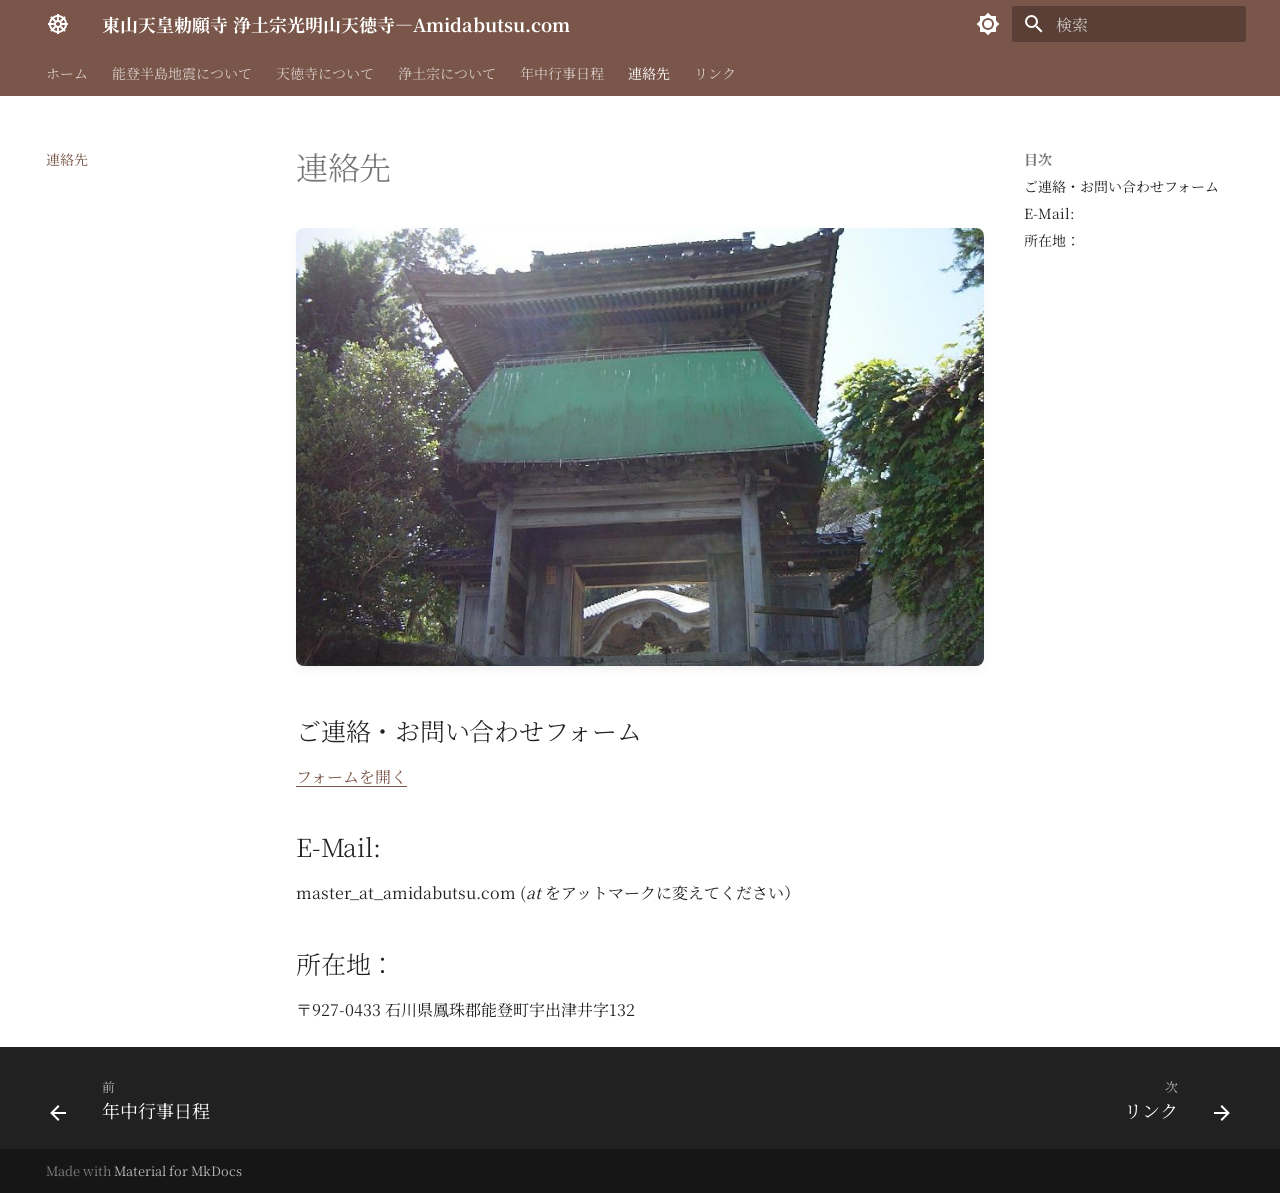
<file: contact/index.html>
<!doctype html>
<html lang="ja" class="no-js">
  <head>
    
      <meta charset="utf-8">
      <meta name="viewport" content="width=device-width,initial-scale=1">
      
        <meta name="description" content="浄土宗天徳寺へのお問い合わせフォーム、メールアドレス、および所在地の情報をご案内しています。">
      
      
      
        <link rel="canonical" href="https://www.amidabutsu.com/contact/">
      
      
        <link rel="prev" href="../schedule/">
      
      
        <link rel="next" href="../links/">
      
      
        
      
      
      <link rel="icon" href="../images/favicon.ico">
      <meta name="generator" content="mkdocs-1.6.1, mkdocs-material-9.7.7">
    
    
      
        <title>連絡先 - 東山天皇勅願寺 浄土宗光明山天徳寺—Amidabutsu.com</title>
      
    
    
      <link rel="stylesheet" href="../assets/stylesheets/main.ec1eaa64.min.css">
      
        
        <link rel="stylesheet" href="../assets/stylesheets/palette.ab4e12ef.min.css">
      
      


    
    
      
    
    
      
        
        
        <link rel="preconnect" href="https://fonts.gstatic.com" crossorigin>
        <link rel="stylesheet" href="https://fonts.googleapis.com/css?family=Noto+Serif+JP:300,300i,400,400i,700,700i%7CRoboto+Mono:400,400i,700,700i&display=fallback">
        <style>:root{--md-text-font:"Noto Serif JP";--md-code-font:"Roboto Mono"}</style>
      
    
    
      <link rel="stylesheet" href="../stylesheets/custom.css">
    
    <script>__md_scope=new URL("..",location),__md_hash=e=>[...e].reduce(((e,_)=>(e<<5)-e+_.charCodeAt(0)),0),__md_get=(e,_=localStorage,t=__md_scope)=>JSON.parse(_.getItem(t.pathname+"."+e)),__md_set=(e,_,t=localStorage,a=__md_scope)=>{try{t.setItem(a.pathname+"."+e,JSON.stringify(_))}catch(e){}}</script>
    
      

    
    
  </head>
  
  
    
    
      
    
    
    
    
    <body dir="ltr" data-md-color-scheme="default" data-md-color-primary="brown" data-md-color-accent="amber">
  
    
    <input class="md-toggle" data-md-toggle="drawer" type="checkbox" id="__drawer" autocomplete="off">
    <input class="md-toggle" data-md-toggle="search" type="checkbox" id="__search" autocomplete="off">
    <label class="md-overlay" for="__drawer"></label>
    <div data-md-component="skip">
      
        
        <a href="#_1" class="md-skip">
          コンテンツにスキップ
        </a>
      
    </div>
    <div data-md-component="announce">
      
    </div>
    
    
      

<header class="md-header" data-md-component="header">
  <nav class="md-header__inner md-grid" aria-label="ヘッダー">
    <a href=".." title="東山天皇勅願寺 浄土宗光明山天徳寺—Amidabutsu.com" class="md-header__button md-logo" aria-label="東山天皇勅願寺 浄土宗光明山天徳寺—Amidabutsu.com" data-md-component="logo">
      
  
  <svg xmlns="http://www.w3.org/2000/svg" viewBox="0 0 24 24"><path d="M11 2v1c-1.73.2-3.31.9-4.6 1.94l-.76-.76L4.22 5.6l.78.75A9.04 9.04 0 0 0 3 11H2v2h1c.21 1.68.9 3.26 2 4.56l-.78.76 1.42 1.42.75-.74A9.3 9.3 0 0 0 11 21v1h2v-1a9.27 9.27 0 0 0 4.6-2l.76.74 1.42-1.42-.78-.75c1.1-1.3 1.79-2.89 2-4.57h1v-2h-1a9 9 0 0 0-2-4.64l.78-.76-1.42-1.42-.75.76A9 9 0 0 0 13 3V2zm0 3v3l-1 .5-2.19-2.15c.91-.68 2-1.18 3.19-1.35m2 0c1.16.18 2.26.64 3.2 1.35L14 8.5 13 8zM6.4 7.76 8.5 10 8 11H5c.16-1.16.7-2.3 1.39-3.25zm11.2 0c.73.95 1.21 2.06 1.4 3.24h-3l-.5-1 2.11-2.24zM12 10c1.12 0 2 .88 2 2s-.88 2-2 2-2-.88-2-2 .88-2 2-2m-7 3h3l.57 1-2.18 2.15C5.67 15.24 5.19 14.16 5 13m11 0h3a7 7 0 0 1-1.39 3.16L15.5 14zm-6 2.5 1 .5v3a7.04 7.04 0 0 1-3.2-1.43zm4 0 2.19 2.07c-.91.68-2 1.26-3.19 1.43v-3z"/></svg>

    </a>
    <label class="md-header__button md-icon" for="__drawer">
      
      <svg xmlns="http://www.w3.org/2000/svg" viewBox="0 0 24 24"><path d="M3 6h18v2H3zm0 5h18v2H3zm0 5h18v2H3z"/></svg>
    </label>
    <div class="md-header__title" data-md-component="header-title">
      <div class="md-header__ellipsis">
        <div class="md-header__topic">
          <span class="md-ellipsis">
            東山天皇勅願寺 浄土宗光明山天徳寺—Amidabutsu.com
          </span>
        </div>
        <div class="md-header__topic" data-md-component="header-topic">
          <span class="md-ellipsis">
            
              連絡先
            
          </span>
        </div>
      </div>
    </div>
    
      
        <form class="md-header__option" data-md-component="palette">
  
    
    
    
    <input class="md-option" data-md-color-media="" data-md-color-scheme="default" data-md-color-primary="brown" data-md-color-accent="amber"  aria-label="ダークモードに切り替え"  type="radio" name="__palette" id="__palette_0">
    
      <label class="md-header__button md-icon" title="ダークモードに切り替え" for="__palette_1" hidden>
        <svg xmlns="http://www.w3.org/2000/svg" viewBox="0 0 24 24"><path d="M12 8a4 4 0 0 0-4 4 4 4 0 0 0 4 4 4 4 0 0 0 4-4 4 4 0 0 0-4-4m0 10a6 6 0 0 1-6-6 6 6 0 0 1 6-6 6 6 0 0 1 6 6 6 6 0 0 1-6 6m8-9.31V4h-4.69L12 .69 8.69 4H4v4.69L.69 12 4 15.31V20h4.69L12 23.31 15.31 20H20v-4.69L23.31 12z"/></svg>
      </label>
    
  
    
    
    
    <input class="md-option" data-md-color-media="" data-md-color-scheme="slate" data-md-color-primary="brown" data-md-color-accent="amber"  aria-label="ライトモードに切り替え"  type="radio" name="__palette" id="__palette_1">
    
      <label class="md-header__button md-icon" title="ライトモードに切り替え" for="__palette_0" hidden>
        <svg xmlns="http://www.w3.org/2000/svg" viewBox="0 0 24 24"><path d="M12 18c-.89 0-1.74-.2-2.5-.55C11.56 16.5 13 14.42 13 12s-1.44-4.5-3.5-5.45C10.26 6.2 11.11 6 12 6a6 6 0 0 1 6 6 6 6 0 0 1-6 6m8-9.31V4h-4.69L12 .69 8.69 4H4v4.69L.69 12 4 15.31V20h4.69L12 23.31 15.31 20H20v-4.69L23.31 12z"/></svg>
      </label>
    
  
</form>
      
    
    
      <script>var palette=__md_get("__palette");if(palette&&palette.color){if("(prefers-color-scheme)"===palette.color.media){var media=matchMedia("(prefers-color-scheme: light)"),input=document.querySelector(media.matches?"[data-md-color-media='(prefers-color-scheme: light)']":"[data-md-color-media='(prefers-color-scheme: dark)']");palette.color.media=input.getAttribute("data-md-color-media"),palette.color.scheme=input.getAttribute("data-md-color-scheme"),palette.color.primary=input.getAttribute("data-md-color-primary"),palette.color.accent=input.getAttribute("data-md-color-accent")}for(var[key,value]of Object.entries(palette.color))document.body.setAttribute("data-md-color-"+key,value)}</script>
    
    
    
      
      
        <label class="md-header__button md-icon" for="__search">
          
          <svg xmlns="http://www.w3.org/2000/svg" viewBox="0 0 24 24"><path d="M9.5 3A6.5 6.5 0 0 1 16 9.5c0 1.61-.59 3.09-1.56 4.23l.27.27h.79l5 5-1.5 1.5-5-5v-.79l-.27-.27A6.52 6.52 0 0 1 9.5 16 6.5 6.5 0 0 1 3 9.5 6.5 6.5 0 0 1 9.5 3m0 2C7 5 5 7 5 9.5S7 14 9.5 14 14 12 14 9.5 12 5 9.5 5"/></svg>
        </label>
        <div class="md-search" data-md-component="search" role="dialog">
  <label class="md-search__overlay" for="__search"></label>
  <div class="md-search__inner" role="search">
    <form class="md-search__form" name="search">
      <input type="text" class="md-search__input" name="query" aria-label="検索" placeholder="検索" autocapitalize="off" autocorrect="off" autocomplete="off" spellcheck="false" data-md-component="search-query" required>
      <label class="md-search__icon md-icon" for="__search">
        
        <svg xmlns="http://www.w3.org/2000/svg" viewBox="0 0 24 24"><path d="M9.5 3A6.5 6.5 0 0 1 16 9.5c0 1.61-.59 3.09-1.56 4.23l.27.27h.79l5 5-1.5 1.5-5-5v-.79l-.27-.27A6.52 6.52 0 0 1 9.5 16 6.5 6.5 0 0 1 3 9.5 6.5 6.5 0 0 1 9.5 3m0 2C7 5 5 7 5 9.5S7 14 9.5 14 14 12 14 9.5 12 5 9.5 5"/></svg>
        
        <svg xmlns="http://www.w3.org/2000/svg" viewBox="0 0 24 24"><path d="M20 11v2H8l5.5 5.5-1.42 1.42L4.16 12l7.92-7.92L13.5 5.5 8 11z"/></svg>
      </label>
      <nav class="md-search__options" aria-label="検索">
        
        <button type="reset" class="md-search__icon md-icon" title="クリア" aria-label="クリア" tabindex="-1">
          
          <svg xmlns="http://www.w3.org/2000/svg" viewBox="0 0 24 24"><path d="M19 6.41 17.59 5 12 10.59 6.41 5 5 6.41 10.59 12 5 17.59 6.41 19 12 13.41 17.59 19 19 17.59 13.41 12z"/></svg>
        </button>
      </nav>
      
        <div class="md-search__suggest" data-md-component="search-suggest"></div>
      
    </form>
    <div class="md-search__output">
      <div class="md-search__scrollwrap" tabindex="0" data-md-scrollfix>
        <div class="md-search-result" data-md-component="search-result">
          <div class="md-search-result__meta">
            検索を初期化
          </div>
          <ol class="md-search-result__list" role="presentation"></ol>
        </div>
      </div>
    </div>
  </div>
</div>
      
    
    
  </nav>
  
</header>
    
    <div class="md-container" data-md-component="container">
      
      
        
          
            
<nav class="md-tabs" aria-label="タブ" data-md-component="tabs">
  <div class="md-grid">
    <ul class="md-tabs__list">
      
        
  
  
  
  
    <li class="md-tabs__item">
      <a href=".." class="md-tabs__link">
        
  
  
    
  
  ホーム

      </a>
    </li>
  

      
        
  
  
  
  
    
    
      <li class="md-tabs__item">
        <a href="../earthquake/" class="md-tabs__link">
          
  
  
  能登半島地震について

        </a>
      </li>
    
  

      
        
  
  
  
  
    <li class="md-tabs__item">
      <a href="../about/" class="md-tabs__link">
        
  
  
    
  
  天徳寺について

      </a>
    </li>
  

      
        
  
  
  
  
    <li class="md-tabs__item">
      <a href="../jodoshu/" class="md-tabs__link">
        
  
  
    
  
  浄土宗について

      </a>
    </li>
  

      
        
  
  
  
  
    <li class="md-tabs__item">
      <a href="../schedule/" class="md-tabs__link">
        
  
  
    
  
  年中行事日程

      </a>
    </li>
  

      
        
  
  
  
    
  
  
    <li class="md-tabs__item md-tabs__item--active">
      <a href="./" class="md-tabs__link">
        
  
  
    
  
  連絡先

      </a>
    </li>
  

      
        
  
  
  
  
    <li class="md-tabs__item">
      <a href="../links/" class="md-tabs__link">
        
  
  
    
  
  リンク

      </a>
    </li>
  

      
    </ul>
  </div>
</nav>
          
        
      
      <main class="md-main" data-md-component="main">
        <div class="md-main__inner md-grid">
          
            
              
              <div class="md-sidebar md-sidebar--primary" data-md-component="sidebar" data-md-type="navigation" >
                <div class="md-sidebar__scrollwrap">
                  <div class="md-sidebar__inner">
                    


  


<nav class="md-nav md-nav--primary md-nav--lifted" aria-label="ナビゲーション" data-md-level="0">
  <label class="md-nav__title" for="__drawer">
    <a href=".." title="東山天皇勅願寺 浄土宗光明山天徳寺—Amidabutsu.com" class="md-nav__button md-logo" aria-label="東山天皇勅願寺 浄土宗光明山天徳寺—Amidabutsu.com" data-md-component="logo">
      
  
  <svg xmlns="http://www.w3.org/2000/svg" viewBox="0 0 24 24"><path d="M11 2v1c-1.73.2-3.31.9-4.6 1.94l-.76-.76L4.22 5.6l.78.75A9.04 9.04 0 0 0 3 11H2v2h1c.21 1.68.9 3.26 2 4.56l-.78.76 1.42 1.42.75-.74A9.3 9.3 0 0 0 11 21v1h2v-1a9.27 9.27 0 0 0 4.6-2l.76.74 1.42-1.42-.78-.75c1.1-1.3 1.79-2.89 2-4.57h1v-2h-1a9 9 0 0 0-2-4.64l.78-.76-1.42-1.42-.75.76A9 9 0 0 0 13 3V2zm0 3v3l-1 .5-2.19-2.15c.91-.68 2-1.18 3.19-1.35m2 0c1.16.18 2.26.64 3.2 1.35L14 8.5 13 8zM6.4 7.76 8.5 10 8 11H5c.16-1.16.7-2.3 1.39-3.25zm11.2 0c.73.95 1.21 2.06 1.4 3.24h-3l-.5-1 2.11-2.24zM12 10c1.12 0 2 .88 2 2s-.88 2-2 2-2-.88-2-2 .88-2 2-2m-7 3h3l.57 1-2.18 2.15C5.67 15.24 5.19 14.16 5 13m11 0h3a7 7 0 0 1-1.39 3.16L15.5 14zm-6 2.5 1 .5v3a7.04 7.04 0 0 1-3.2-1.43zm4 0 2.19 2.07c-.91.68-2 1.26-3.19 1.43v-3z"/></svg>

    </a>
    東山天皇勅願寺 浄土宗光明山天徳寺—Amidabutsu.com
  </label>
  
  <ul class="md-nav__list" data-md-scrollfix>
    
      
      
  
  
  
  
    <li class="md-nav__item">
      <a href=".." class="md-nav__link">
        
  
  
  <span class="md-ellipsis">
    
  
    ホーム
  

    
  </span>
  
  

      </a>
    </li>
  

    
      
      
  
  
  
  
    
    
    
    
      
      
        
      
    
    
    <li class="md-nav__item md-nav__item--nested">
      
        
        
        <input class="md-nav__toggle md-toggle " type="checkbox" id="__nav_2" >
        
          
          <label class="md-nav__link" for="__nav_2" id="__nav_2_label" tabindex="0">
            
  
  
  <span class="md-ellipsis">
    
  
    能登半島地震について
  

    
  </span>
  
  

            <span class="md-nav__icon md-icon"></span>
          </label>
        
        <nav class="md-nav" data-md-level="1" aria-labelledby="__nav_2_label" aria-expanded="false">
          <label class="md-nav__title" for="__nav_2">
            <span class="md-nav__icon md-icon"></span>
            
  
    能登半島地震について
  

          </label>
          <ul class="md-nav__list" data-md-scrollfix>
            
              
                
  
  
  
  
    <li class="md-nav__item">
      <a href="../earthquake/" class="md-nav__link">
        
  
  
  <span class="md-ellipsis">
    
  
    境内への立ち入り制限について
  

    
  </span>
  
  

      </a>
    </li>
  

              
            
              
                
  
  
  
  
    <li class="md-nav__item">
      <a href="../distant_members/" class="md-nav__link">
        
  
  
  <span class="md-ellipsis">
    
  
    避難先・遠方の皆様へ
  

    
  </span>
  
  

      </a>
    </li>
  

              
            
          </ul>
        </nav>
      
    </li>
  

    
      
      
  
  
  
  
    <li class="md-nav__item">
      <a href="../about/" class="md-nav__link">
        
  
  
  <span class="md-ellipsis">
    
  
    天徳寺について
  

    
  </span>
  
  

      </a>
    </li>
  

    
      
      
  
  
  
  
    <li class="md-nav__item">
      <a href="../jodoshu/" class="md-nav__link">
        
  
  
  <span class="md-ellipsis">
    
  
    浄土宗について
  

    
  </span>
  
  

      </a>
    </li>
  

    
      
      
  
  
  
  
    <li class="md-nav__item">
      <a href="../schedule/" class="md-nav__link">
        
  
  
  <span class="md-ellipsis">
    
  
    年中行事日程
  

    
  </span>
  
  

      </a>
    </li>
  

    
      
      
  
  
    
  
  
  
    <li class="md-nav__item md-nav__item--active">
      
      <input class="md-nav__toggle md-toggle" type="checkbox" id="__toc">
      
      
        
      
      
        <label class="md-nav__link md-nav__link--active" for="__toc">
          
  
  
  <span class="md-ellipsis">
    
  
    連絡先
  

    
  </span>
  
  

          <span class="md-nav__icon md-icon"></span>
        </label>
      
      <a href="./" class="md-nav__link md-nav__link--active">
        
  
  
  <span class="md-ellipsis">
    
  
    連絡先
  

    
  </span>
  
  

      </a>
      
        

<nav class="md-nav md-nav--secondary" aria-label="目次">
  
  
  
    
  
  
    <label class="md-nav__title" for="__toc">
      <span class="md-nav__icon md-icon"></span>
      目次
    </label>
    <ul class="md-nav__list" data-md-component="toc" data-md-scrollfix>
      
        <li class="md-nav__item">
  <a href="#_2" class="md-nav__link">
    <span class="md-ellipsis">
      
        ご連絡・お問い合わせフォーム
      
    </span>
  </a>
  
</li>
      
        <li class="md-nav__item">
  <a href="#e-mail" class="md-nav__link">
    <span class="md-ellipsis">
      
        E-Mail:
      
    </span>
  </a>
  
</li>
      
        <li class="md-nav__item">
  <a href="#_3" class="md-nav__link">
    <span class="md-ellipsis">
      
        所在地：
      
    </span>
  </a>
  
</li>
      
    </ul>
  
</nav>
      
    </li>
  

    
      
      
  
  
  
  
    <li class="md-nav__item">
      <a href="../links/" class="md-nav__link">
        
  
  
  <span class="md-ellipsis">
    
  
    リンク
  

    
  </span>
  
  

      </a>
    </li>
  

    
  </ul>
</nav>
                  </div>
                </div>
              </div>
            
            
              
              <div class="md-sidebar md-sidebar--secondary" data-md-component="sidebar" data-md-type="toc" >
                <div class="md-sidebar__scrollwrap">
                  <div class="md-sidebar__inner">
                    

<nav class="md-nav md-nav--secondary" aria-label="目次">
  
  
  
    
  
  
    <label class="md-nav__title" for="__toc">
      <span class="md-nav__icon md-icon"></span>
      目次
    </label>
    <ul class="md-nav__list" data-md-component="toc" data-md-scrollfix>
      
        <li class="md-nav__item">
  <a href="#_2" class="md-nav__link">
    <span class="md-ellipsis">
      
        ご連絡・お問い合わせフォーム
      
    </span>
  </a>
  
</li>
      
        <li class="md-nav__item">
  <a href="#e-mail" class="md-nav__link">
    <span class="md-ellipsis">
      
        E-Mail:
      
    </span>
  </a>
  
</li>
      
        <li class="md-nav__item">
  <a href="#_3" class="md-nav__link">
    <span class="md-ellipsis">
      
        所在地：
      
    </span>
  </a>
  
</li>
      
    </ul>
  
</nav>
                  </div>
                </div>
              </div>
            
          
          
            <div class="md-content" data-md-component="content">
              
                



  


              
              <article class="md-content__inner md-typeset">
                
                  



<h1 id="_1">連絡先</h1>
<p><img alt="アイキャッチ画像" src="../images/featured_contact.jpg" /></p>
<h2 id="_2">ご連絡・お問い合わせフォーム</h2>
<p><a href="https://docs.google.com/forms/d/e/1FAIpQLSdrSQvlcGb1jlEP0nCwSU4JuKT3h6xASMN0rRmjvhH3O-keMQ/viewform?usp=sf_link">フォームを開く</a></p>
<h2 id="e-mail">E-Mail:</h2>
<p>master_at_amidabutsu.com (<em>at</em> をアットマークに変えてください）</p>
<h2 id="_3">所在地：</h2>
<p>〒927-0433 石川県鳳珠郡能登町宇出津井字132</p>







  
  






                
              </article>
            </div>
          
          
<script>var target=document.getElementById(location.hash.slice(1));target&&target.name&&(target.checked=target.name.startsWith("__tabbed_"))</script>
        </div>
        
          <button type="button" class="md-top md-icon" data-md-component="top" hidden>
  
  <svg xmlns="http://www.w3.org/2000/svg" viewBox="0 0 24 24"><path d="M13 20h-2V8l-5.5 5.5-1.42-1.42L12 4.16l7.92 7.92-1.42 1.42L13 8z"/></svg>
  ページトップへ戻る
</button>
        
      </main>
      
        <footer class="md-footer">
  
    
      
      <nav class="md-footer__inner md-grid" aria-label="フッター" >
        
          
          <a href="../schedule/" class="md-footer__link md-footer__link--prev" aria-label="前: 年中行事日程">
            <div class="md-footer__button md-icon">
              
              <svg xmlns="http://www.w3.org/2000/svg" viewBox="0 0 24 24"><path d="M20 11v2H8l5.5 5.5-1.42 1.42L4.16 12l7.92-7.92L13.5 5.5 8 11z"/></svg>
            </div>
            <div class="md-footer__title">
              <span class="md-footer__direction">
                前
              </span>
              <div class="md-ellipsis">
                年中行事日程
              </div>
            </div>
          </a>
        
        
          
          <a href="../links/" class="md-footer__link md-footer__link--next" aria-label="次: リンク">
            <div class="md-footer__title">
              <span class="md-footer__direction">
                次
              </span>
              <div class="md-ellipsis">
                リンク
              </div>
            </div>
            <div class="md-footer__button md-icon">
              
              <svg xmlns="http://www.w3.org/2000/svg" viewBox="0 0 24 24"><path d="M4 11v2h12l-5.5 5.5 1.42 1.42L19.84 12l-7.92-7.92L10.5 5.5 16 11z"/></svg>
            </div>
          </a>
        
      </nav>
    
  
  <div class="md-footer-meta md-typeset">
    <div class="md-footer-meta__inner md-grid">
      <div class="md-copyright">
  
  
    Made with
    <a href="https://squidfunk.github.io/mkdocs-material/" target="_blank" rel="noopener">
      Material for MkDocs
    </a>
  
</div>
      
    </div>
  </div>
</footer>
      
    </div>
    <div class="md-dialog" data-md-component="dialog">
      <div class="md-dialog__inner md-typeset"></div>
    </div>
    
    
    
      
      
      <script id="__config" type="application/json">{"annotate": null, "base": "..", "features": ["navigation.tabs", "navigation.sections", "navigation.top", "search.suggest", "search.highlight", "navigation.path", "navigation.footer", "navigation.instant", "keyboard"], "search": "../assets/javascripts/workers/search.2c215733.min.js", "tags": null, "translations": {"clipboard.copied": "\u30b3\u30d4\u30fc\u3057\u307e\u3057\u305f", "clipboard.copy": "\u30af\u30ea\u30c3\u30d7\u30dc\u30fc\u30c9\u3078\u30b3\u30d4\u30fc", "search.result.more.one": "\u3053\u306e\u30da\u30fc\u30b8\u5185\u306b\u3082\u30461\u4ef6\u898b\u3064\u304b\u308a\u307e\u3057\u305f", "search.result.more.other": "\u3053\u306e\u30da\u30fc\u30b8\u5185\u306b\u3042\u3068#\u4ef6\u898b\u3064\u304b\u308a\u307e\u3057\u305f", "search.result.none": "\u4f55\u3082\u898b\u3064\u304b\u308a\u307e\u305b\u3093\u3067\u3057\u305f", "search.result.one": "1\u4ef6\u898b\u3064\u304b\u308a\u307e\u3057\u305f", "search.result.other": "#\u4ef6\u898b\u3064\u304b\u308a\u307e\u3057\u305f", "search.result.placeholder": "\u691c\u7d22\u30ad\u30fc\u30ef\u30fc\u30c9\u3092\u5165\u529b\u3057\u3066\u304f\u3060\u3055\u3044", "search.result.term.missing": "\u691c\u7d22\u306b\u542b\u307e\u308c\u306a\u3044", "select.version": "\u30d0\u30fc\u30b8\u30e7\u30f3\u5207\u308a\u66ff\u3048"}, "version": null}</script>
    
    
      <script src="../assets/javascripts/bundle.d7400e89.min.js"></script>
      
    
  </body>
</html>
</file>
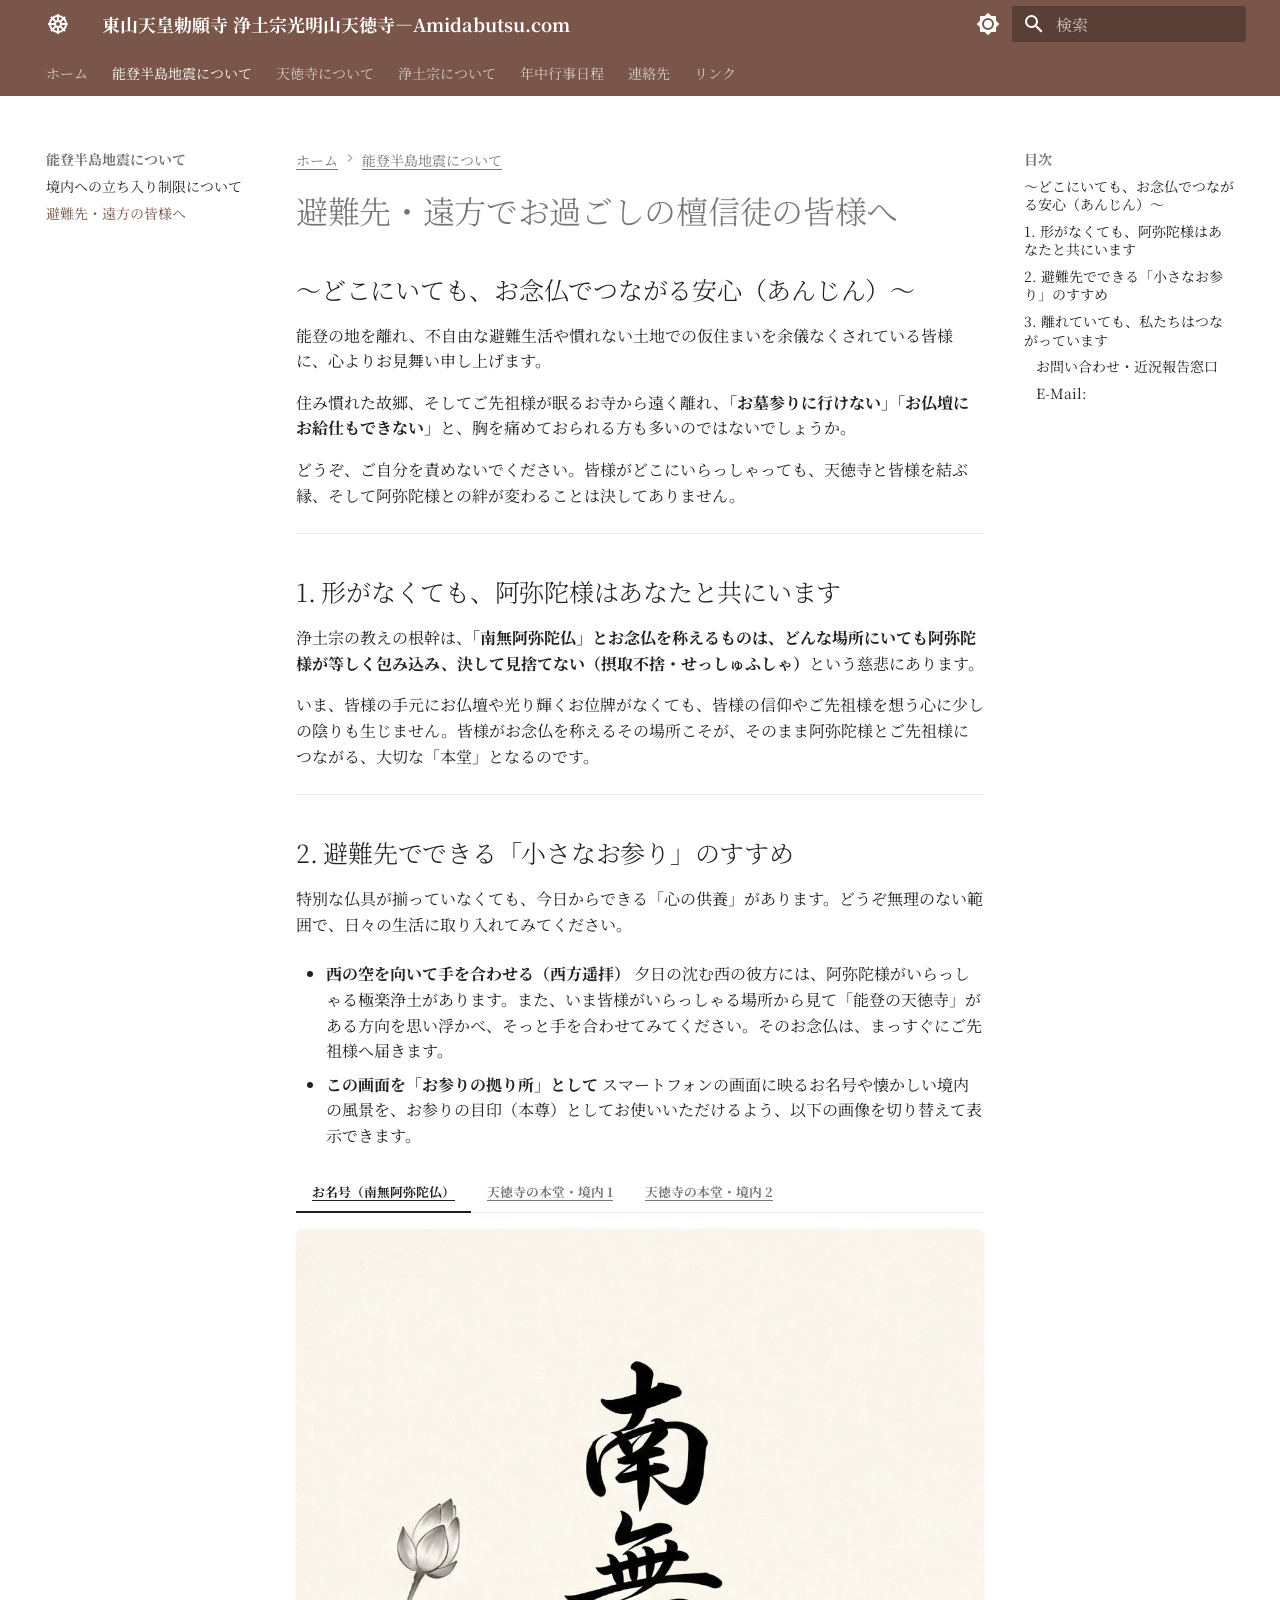
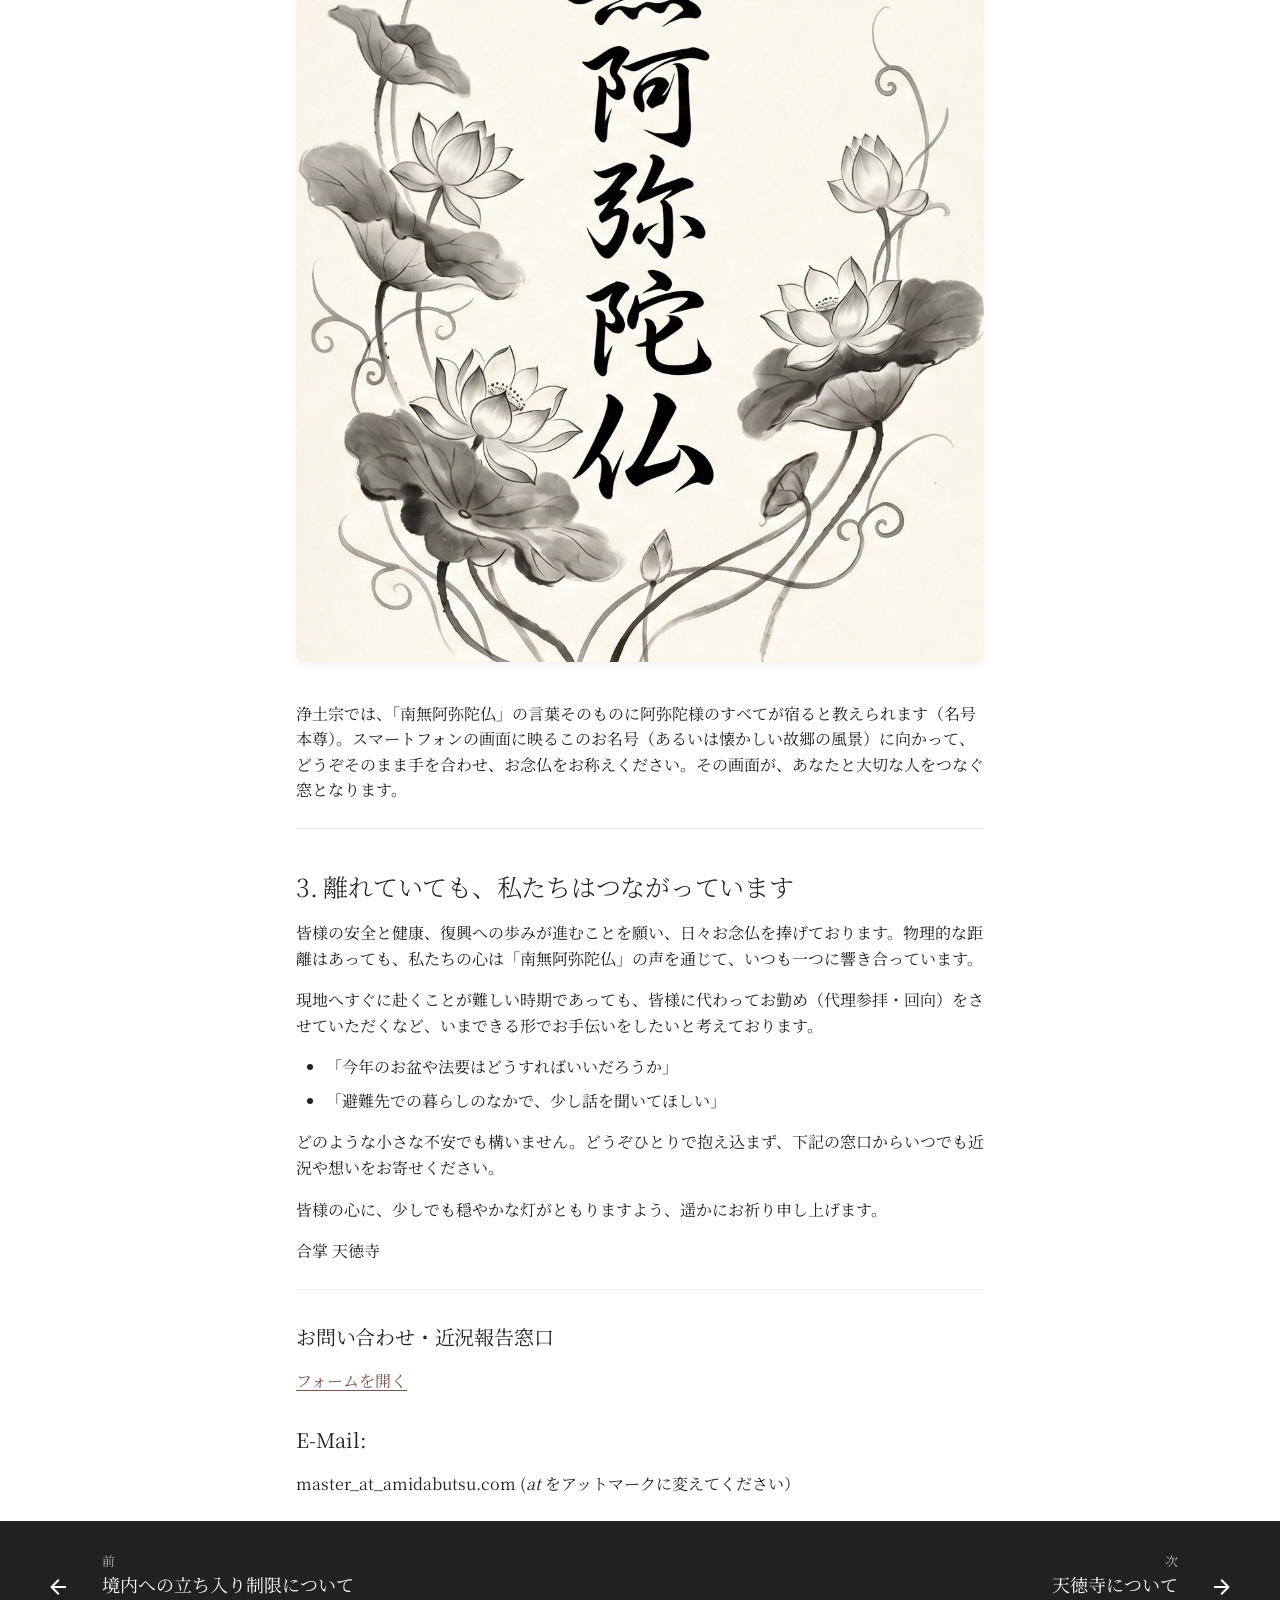
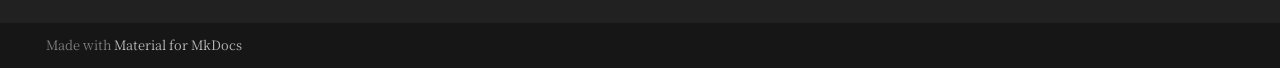
<file: distant_members/index.html>
<!doctype html>
<html lang="ja" class="no-js">
  <head>
    
      <meta charset="utf-8">
      <meta name="viewport" content="width=device-width,initial-scale=1">
      
        <meta name="description" content="避難先や遠方にお住まいの天徳寺檀信徒の皆様に向け、お仏壇やお墓がない場所でもできるお参りの方法（西方遥拝・名号本尊）や仏事のご相談窓口についてご案内します。">
      
      
      
        <link rel="canonical" href="https://www.amidabutsu.com/distant_members/">
      
      
        <link rel="prev" href="../earthquake/">
      
      
        <link rel="next" href="../about/">
      
      
        
      
      
      <link rel="icon" href="../images/favicon.ico">
      <meta name="generator" content="mkdocs-1.6.1, mkdocs-material-9.7.7">
    
    
      
        <title>避難先・遠方の檀信徒の皆様へ - 東山天皇勅願寺 浄土宗光明山天徳寺—Amidabutsu.com</title>
      
    
    
      <link rel="stylesheet" href="../assets/stylesheets/main.ec1eaa64.min.css">
      
        
        <link rel="stylesheet" href="../assets/stylesheets/palette.ab4e12ef.min.css">
      
      


    
    
      
    
    
      
        
        
        <link rel="preconnect" href="https://fonts.gstatic.com" crossorigin>
        <link rel="stylesheet" href="https://fonts.googleapis.com/css?family=Noto+Serif+JP:300,300i,400,400i,700,700i%7CRoboto+Mono:400,400i,700,700i&display=fallback">
        <style>:root{--md-text-font:"Noto Serif JP";--md-code-font:"Roboto Mono"}</style>
      
    
    
      <link rel="stylesheet" href="../stylesheets/custom.css">
    
    <script>__md_scope=new URL("..",location),__md_hash=e=>[...e].reduce(((e,_)=>(e<<5)-e+_.charCodeAt(0)),0),__md_get=(e,_=localStorage,t=__md_scope)=>JSON.parse(_.getItem(t.pathname+"."+e)),__md_set=(e,_,t=localStorage,a=__md_scope)=>{try{t.setItem(a.pathname+"."+e,JSON.stringify(_))}catch(e){}}</script>
    
      

    
    
  </head>
  
  
    
    
      
    
    
    
    
    <body dir="ltr" data-md-color-scheme="default" data-md-color-primary="brown" data-md-color-accent="amber">
  
    
    <input class="md-toggle" data-md-toggle="drawer" type="checkbox" id="__drawer" autocomplete="off">
    <input class="md-toggle" data-md-toggle="search" type="checkbox" id="__search" autocomplete="off">
    <label class="md-overlay" for="__drawer"></label>
    <div data-md-component="skip">
      
        
        <a href="#_1" class="md-skip">
          コンテンツにスキップ
        </a>
      
    </div>
    <div data-md-component="announce">
      
    </div>
    
    
      

<header class="md-header" data-md-component="header">
  <nav class="md-header__inner md-grid" aria-label="ヘッダー">
    <a href=".." title="東山天皇勅願寺 浄土宗光明山天徳寺—Amidabutsu.com" class="md-header__button md-logo" aria-label="東山天皇勅願寺 浄土宗光明山天徳寺—Amidabutsu.com" data-md-component="logo">
      
  
  <svg xmlns="http://www.w3.org/2000/svg" viewBox="0 0 24 24"><path d="M11 2v1c-1.73.2-3.31.9-4.6 1.94l-.76-.76L4.22 5.6l.78.75A9.04 9.04 0 0 0 3 11H2v2h1c.21 1.68.9 3.26 2 4.56l-.78.76 1.42 1.42.75-.74A9.3 9.3 0 0 0 11 21v1h2v-1a9.27 9.27 0 0 0 4.6-2l.76.74 1.42-1.42-.78-.75c1.1-1.3 1.79-2.89 2-4.57h1v-2h-1a9 9 0 0 0-2-4.64l.78-.76-1.42-1.42-.75.76A9 9 0 0 0 13 3V2zm0 3v3l-1 .5-2.19-2.15c.91-.68 2-1.18 3.19-1.35m2 0c1.16.18 2.26.64 3.2 1.35L14 8.5 13 8zM6.4 7.76 8.5 10 8 11H5c.16-1.16.7-2.3 1.39-3.25zm11.2 0c.73.95 1.21 2.06 1.4 3.24h-3l-.5-1 2.11-2.24zM12 10c1.12 0 2 .88 2 2s-.88 2-2 2-2-.88-2-2 .88-2 2-2m-7 3h3l.57 1-2.18 2.15C5.67 15.24 5.19 14.16 5 13m11 0h3a7 7 0 0 1-1.39 3.16L15.5 14zm-6 2.5 1 .5v3a7.04 7.04 0 0 1-3.2-1.43zm4 0 2.19 2.07c-.91.68-2 1.26-3.19 1.43v-3z"/></svg>

    </a>
    <label class="md-header__button md-icon" for="__drawer">
      
      <svg xmlns="http://www.w3.org/2000/svg" viewBox="0 0 24 24"><path d="M3 6h18v2H3zm0 5h18v2H3zm0 5h18v2H3z"/></svg>
    </label>
    <div class="md-header__title" data-md-component="header-title">
      <div class="md-header__ellipsis">
        <div class="md-header__topic">
          <span class="md-ellipsis">
            東山天皇勅願寺 浄土宗光明山天徳寺—Amidabutsu.com
          </span>
        </div>
        <div class="md-header__topic" data-md-component="header-topic">
          <span class="md-ellipsis">
            
              避難先・遠方の檀信徒の皆様へ
            
          </span>
        </div>
      </div>
    </div>
    
      
        <form class="md-header__option" data-md-component="palette">
  
    
    
    
    <input class="md-option" data-md-color-media="" data-md-color-scheme="default" data-md-color-primary="brown" data-md-color-accent="amber"  aria-label="ダークモードに切り替え"  type="radio" name="__palette" id="__palette_0">
    
      <label class="md-header__button md-icon" title="ダークモードに切り替え" for="__palette_1" hidden>
        <svg xmlns="http://www.w3.org/2000/svg" viewBox="0 0 24 24"><path d="M12 8a4 4 0 0 0-4 4 4 4 0 0 0 4 4 4 4 0 0 0 4-4 4 4 0 0 0-4-4m0 10a6 6 0 0 1-6-6 6 6 0 0 1 6-6 6 6 0 0 1 6 6 6 6 0 0 1-6 6m8-9.31V4h-4.69L12 .69 8.69 4H4v4.69L.69 12 4 15.31V20h4.69L12 23.31 15.31 20H20v-4.69L23.31 12z"/></svg>
      </label>
    
  
    
    
    
    <input class="md-option" data-md-color-media="" data-md-color-scheme="slate" data-md-color-primary="brown" data-md-color-accent="amber"  aria-label="ライトモードに切り替え"  type="radio" name="__palette" id="__palette_1">
    
      <label class="md-header__button md-icon" title="ライトモードに切り替え" for="__palette_0" hidden>
        <svg xmlns="http://www.w3.org/2000/svg" viewBox="0 0 24 24"><path d="M12 18c-.89 0-1.74-.2-2.5-.55C11.56 16.5 13 14.42 13 12s-1.44-4.5-3.5-5.45C10.26 6.2 11.11 6 12 6a6 6 0 0 1 6 6 6 6 0 0 1-6 6m8-9.31V4h-4.69L12 .69 8.69 4H4v4.69L.69 12 4 15.31V20h4.69L12 23.31 15.31 20H20v-4.69L23.31 12z"/></svg>
      </label>
    
  
</form>
      
    
    
      <script>var palette=__md_get("__palette");if(palette&&palette.color){if("(prefers-color-scheme)"===palette.color.media){var media=matchMedia("(prefers-color-scheme: light)"),input=document.querySelector(media.matches?"[data-md-color-media='(prefers-color-scheme: light)']":"[data-md-color-media='(prefers-color-scheme: dark)']");palette.color.media=input.getAttribute("data-md-color-media"),palette.color.scheme=input.getAttribute("data-md-color-scheme"),palette.color.primary=input.getAttribute("data-md-color-primary"),palette.color.accent=input.getAttribute("data-md-color-accent")}for(var[key,value]of Object.entries(palette.color))document.body.setAttribute("data-md-color-"+key,value)}</script>
    
    
    
      
      
        <label class="md-header__button md-icon" for="__search">
          
          <svg xmlns="http://www.w3.org/2000/svg" viewBox="0 0 24 24"><path d="M9.5 3A6.5 6.5 0 0 1 16 9.5c0 1.61-.59 3.09-1.56 4.23l.27.27h.79l5 5-1.5 1.5-5-5v-.79l-.27-.27A6.52 6.52 0 0 1 9.5 16 6.5 6.5 0 0 1 3 9.5 6.5 6.5 0 0 1 9.5 3m0 2C7 5 5 7 5 9.5S7 14 9.5 14 14 12 14 9.5 12 5 9.5 5"/></svg>
        </label>
        <div class="md-search" data-md-component="search" role="dialog">
  <label class="md-search__overlay" for="__search"></label>
  <div class="md-search__inner" role="search">
    <form class="md-search__form" name="search">
      <input type="text" class="md-search__input" name="query" aria-label="検索" placeholder="検索" autocapitalize="off" autocorrect="off" autocomplete="off" spellcheck="false" data-md-component="search-query" required>
      <label class="md-search__icon md-icon" for="__search">
        
        <svg xmlns="http://www.w3.org/2000/svg" viewBox="0 0 24 24"><path d="M9.5 3A6.5 6.5 0 0 1 16 9.5c0 1.61-.59 3.09-1.56 4.23l.27.27h.79l5 5-1.5 1.5-5-5v-.79l-.27-.27A6.52 6.52 0 0 1 9.5 16 6.5 6.5 0 0 1 3 9.5 6.5 6.5 0 0 1 9.5 3m0 2C7 5 5 7 5 9.5S7 14 9.5 14 14 12 14 9.5 12 5 9.5 5"/></svg>
        
        <svg xmlns="http://www.w3.org/2000/svg" viewBox="0 0 24 24"><path d="M20 11v2H8l5.5 5.5-1.42 1.42L4.16 12l7.92-7.92L13.5 5.5 8 11z"/></svg>
      </label>
      <nav class="md-search__options" aria-label="検索">
        
        <button type="reset" class="md-search__icon md-icon" title="クリア" aria-label="クリア" tabindex="-1">
          
          <svg xmlns="http://www.w3.org/2000/svg" viewBox="0 0 24 24"><path d="M19 6.41 17.59 5 12 10.59 6.41 5 5 6.41 10.59 12 5 17.59 6.41 19 12 13.41 17.59 19 19 17.59 13.41 12z"/></svg>
        </button>
      </nav>
      
        <div class="md-search__suggest" data-md-component="search-suggest"></div>
      
    </form>
    <div class="md-search__output">
      <div class="md-search__scrollwrap" tabindex="0" data-md-scrollfix>
        <div class="md-search-result" data-md-component="search-result">
          <div class="md-search-result__meta">
            検索を初期化
          </div>
          <ol class="md-search-result__list" role="presentation"></ol>
        </div>
      </div>
    </div>
  </div>
</div>
      
    
    
  </nav>
  
</header>
    
    <div class="md-container" data-md-component="container">
      
      
        
          
            
<nav class="md-tabs" aria-label="タブ" data-md-component="tabs">
  <div class="md-grid">
    <ul class="md-tabs__list">
      
        
  
  
  
  
    <li class="md-tabs__item">
      <a href=".." class="md-tabs__link">
        
  
  
    
  
  ホーム

      </a>
    </li>
  

      
        
  
  
  
    
  
  
    
    
      <li class="md-tabs__item md-tabs__item--active">
        <a href="../earthquake/" class="md-tabs__link">
          
  
  
  能登半島地震について

        </a>
      </li>
    
  

      
        
  
  
  
  
    <li class="md-tabs__item">
      <a href="../about/" class="md-tabs__link">
        
  
  
    
  
  天徳寺について

      </a>
    </li>
  

      
        
  
  
  
  
    <li class="md-tabs__item">
      <a href="../jodoshu/" class="md-tabs__link">
        
  
  
    
  
  浄土宗について

      </a>
    </li>
  

      
        
  
  
  
  
    <li class="md-tabs__item">
      <a href="../schedule/" class="md-tabs__link">
        
  
  
    
  
  年中行事日程

      </a>
    </li>
  

      
        
  
  
  
  
    <li class="md-tabs__item">
      <a href="../contact/" class="md-tabs__link">
        
  
  
    
  
  連絡先

      </a>
    </li>
  

      
        
  
  
  
  
    <li class="md-tabs__item">
      <a href="../links/" class="md-tabs__link">
        
  
  
    
  
  リンク

      </a>
    </li>
  

      
    </ul>
  </div>
</nav>
          
        
      
      <main class="md-main" data-md-component="main">
        <div class="md-main__inner md-grid">
          
            
              
              <div class="md-sidebar md-sidebar--primary" data-md-component="sidebar" data-md-type="navigation" >
                <div class="md-sidebar__scrollwrap">
                  <div class="md-sidebar__inner">
                    


  


<nav class="md-nav md-nav--primary md-nav--lifted" aria-label="ナビゲーション" data-md-level="0">
  <label class="md-nav__title" for="__drawer">
    <a href=".." title="東山天皇勅願寺 浄土宗光明山天徳寺—Amidabutsu.com" class="md-nav__button md-logo" aria-label="東山天皇勅願寺 浄土宗光明山天徳寺—Amidabutsu.com" data-md-component="logo">
      
  
  <svg xmlns="http://www.w3.org/2000/svg" viewBox="0 0 24 24"><path d="M11 2v1c-1.73.2-3.31.9-4.6 1.94l-.76-.76L4.22 5.6l.78.75A9.04 9.04 0 0 0 3 11H2v2h1c.21 1.68.9 3.26 2 4.56l-.78.76 1.42 1.42.75-.74A9.3 9.3 0 0 0 11 21v1h2v-1a9.27 9.27 0 0 0 4.6-2l.76.74 1.42-1.42-.78-.75c1.1-1.3 1.79-2.89 2-4.57h1v-2h-1a9 9 0 0 0-2-4.64l.78-.76-1.42-1.42-.75.76A9 9 0 0 0 13 3V2zm0 3v3l-1 .5-2.19-2.15c.91-.68 2-1.18 3.19-1.35m2 0c1.16.18 2.26.64 3.2 1.35L14 8.5 13 8zM6.4 7.76 8.5 10 8 11H5c.16-1.16.7-2.3 1.39-3.25zm11.2 0c.73.95 1.21 2.06 1.4 3.24h-3l-.5-1 2.11-2.24zM12 10c1.12 0 2 .88 2 2s-.88 2-2 2-2-.88-2-2 .88-2 2-2m-7 3h3l.57 1-2.18 2.15C5.67 15.24 5.19 14.16 5 13m11 0h3a7 7 0 0 1-1.39 3.16L15.5 14zm-6 2.5 1 .5v3a7.04 7.04 0 0 1-3.2-1.43zm4 0 2.19 2.07c-.91.68-2 1.26-3.19 1.43v-3z"/></svg>

    </a>
    東山天皇勅願寺 浄土宗光明山天徳寺—Amidabutsu.com
  </label>
  
  <ul class="md-nav__list" data-md-scrollfix>
    
      
      
  
  
  
  
    <li class="md-nav__item">
      <a href=".." class="md-nav__link">
        
  
  
  <span class="md-ellipsis">
    
  
    ホーム
  

    
  </span>
  
  

      </a>
    </li>
  

    
      
      
  
  
    
  
  
  
    
    
    
    
      
        
        
      
      
        
      
    
    
    <li class="md-nav__item md-nav__item--active md-nav__item--section md-nav__item--nested">
      
        
        
        <input class="md-nav__toggle md-toggle " type="checkbox" id="__nav_2" checked>
        
          
          <label class="md-nav__link" for="__nav_2" id="__nav_2_label" tabindex="">
            
  
  
  <span class="md-ellipsis">
    
  
    能登半島地震について
  

    
  </span>
  
  

            <span class="md-nav__icon md-icon"></span>
          </label>
        
        <nav class="md-nav" data-md-level="1" aria-labelledby="__nav_2_label" aria-expanded="true">
          <label class="md-nav__title" for="__nav_2">
            <span class="md-nav__icon md-icon"></span>
            
  
    能登半島地震について
  

          </label>
          <ul class="md-nav__list" data-md-scrollfix>
            
              
                
  
  
  
  
    <li class="md-nav__item">
      <a href="../earthquake/" class="md-nav__link">
        
  
  
  <span class="md-ellipsis">
    
  
    境内への立ち入り制限について
  

    
  </span>
  
  

      </a>
    </li>
  

              
            
              
                
  
  
    
  
  
  
    <li class="md-nav__item md-nav__item--active">
      
      <input class="md-nav__toggle md-toggle" type="checkbox" id="__toc">
      
      
        
      
      
        <label class="md-nav__link md-nav__link--active" for="__toc">
          
  
  
  <span class="md-ellipsis">
    
  
    避難先・遠方の皆様へ
  

    
  </span>
  
  

          <span class="md-nav__icon md-icon"></span>
        </label>
      
      <a href="./" class="md-nav__link md-nav__link--active">
        
  
  
  <span class="md-ellipsis">
    
  
    避難先・遠方の皆様へ
  

    
  </span>
  
  

      </a>
      
        

<nav class="md-nav md-nav--secondary" aria-label="目次">
  
  
  
    
  
  
    <label class="md-nav__title" for="__toc">
      <span class="md-nav__icon md-icon"></span>
      目次
    </label>
    <ul class="md-nav__list" data-md-component="toc" data-md-scrollfix>
      
        <li class="md-nav__item">
  <a href="#_2" class="md-nav__link">
    <span class="md-ellipsis">
      
        〜どこにいても、お念仏でつながる安心（あんじん）〜
      
    </span>
  </a>
  
</li>
      
        <li class="md-nav__item">
  <a href="#1" class="md-nav__link">
    <span class="md-ellipsis">
      
        1. 形がなくても、阿弥陀様はあなたと共にいます
      
    </span>
  </a>
  
</li>
      
        <li class="md-nav__item">
  <a href="#2" class="md-nav__link">
    <span class="md-ellipsis">
      
        2. 避難先でできる「小さなお参り」のすすめ
      
    </span>
  </a>
  
</li>
      
        <li class="md-nav__item">
  <a href="#3" class="md-nav__link">
    <span class="md-ellipsis">
      
        3. 離れていても、私たちはつながっています
      
    </span>
  </a>
  
    <nav class="md-nav" aria-label="3. 離れていても、私たちはつながっています">
      <ul class="md-nav__list">
        
          <li class="md-nav__item">
  <a href="#_3" class="md-nav__link">
    <span class="md-ellipsis">
      
        お問い合わせ・近況報告窓口
      
    </span>
  </a>
  
</li>
        
          <li class="md-nav__item">
  <a href="#e-mail" class="md-nav__link">
    <span class="md-ellipsis">
      
        E-Mail:
      
    </span>
  </a>
  
</li>
        
      </ul>
    </nav>
  
</li>
      
    </ul>
  
</nav>
      
    </li>
  

              
            
          </ul>
        </nav>
      
    </li>
  

    
      
      
  
  
  
  
    <li class="md-nav__item">
      <a href="../about/" class="md-nav__link">
        
  
  
  <span class="md-ellipsis">
    
  
    天徳寺について
  

    
  </span>
  
  

      </a>
    </li>
  

    
      
      
  
  
  
  
    <li class="md-nav__item">
      <a href="../jodoshu/" class="md-nav__link">
        
  
  
  <span class="md-ellipsis">
    
  
    浄土宗について
  

    
  </span>
  
  

      </a>
    </li>
  

    
      
      
  
  
  
  
    <li class="md-nav__item">
      <a href="../schedule/" class="md-nav__link">
        
  
  
  <span class="md-ellipsis">
    
  
    年中行事日程
  

    
  </span>
  
  

      </a>
    </li>
  

    
      
      
  
  
  
  
    <li class="md-nav__item">
      <a href="../contact/" class="md-nav__link">
        
  
  
  <span class="md-ellipsis">
    
  
    連絡先
  

    
  </span>
  
  

      </a>
    </li>
  

    
      
      
  
  
  
  
    <li class="md-nav__item">
      <a href="../links/" class="md-nav__link">
        
  
  
  <span class="md-ellipsis">
    
  
    リンク
  

    
  </span>
  
  

      </a>
    </li>
  

    
  </ul>
</nav>
                  </div>
                </div>
              </div>
            
            
              
              <div class="md-sidebar md-sidebar--secondary" data-md-component="sidebar" data-md-type="toc" >
                <div class="md-sidebar__scrollwrap">
                  <div class="md-sidebar__inner">
                    

<nav class="md-nav md-nav--secondary" aria-label="目次">
  
  
  
    
  
  
    <label class="md-nav__title" for="__toc">
      <span class="md-nav__icon md-icon"></span>
      目次
    </label>
    <ul class="md-nav__list" data-md-component="toc" data-md-scrollfix>
      
        <li class="md-nav__item">
  <a href="#_2" class="md-nav__link">
    <span class="md-ellipsis">
      
        〜どこにいても、お念仏でつながる安心（あんじん）〜
      
    </span>
  </a>
  
</li>
      
        <li class="md-nav__item">
  <a href="#1" class="md-nav__link">
    <span class="md-ellipsis">
      
        1. 形がなくても、阿弥陀様はあなたと共にいます
      
    </span>
  </a>
  
</li>
      
        <li class="md-nav__item">
  <a href="#2" class="md-nav__link">
    <span class="md-ellipsis">
      
        2. 避難先でできる「小さなお参り」のすすめ
      
    </span>
  </a>
  
</li>
      
        <li class="md-nav__item">
  <a href="#3" class="md-nav__link">
    <span class="md-ellipsis">
      
        3. 離れていても、私たちはつながっています
      
    </span>
  </a>
  
    <nav class="md-nav" aria-label="3. 離れていても、私たちはつながっています">
      <ul class="md-nav__list">
        
          <li class="md-nav__item">
  <a href="#_3" class="md-nav__link">
    <span class="md-ellipsis">
      
        お問い合わせ・近況報告窓口
      
    </span>
  </a>
  
</li>
        
          <li class="md-nav__item">
  <a href="#e-mail" class="md-nav__link">
    <span class="md-ellipsis">
      
        E-Mail:
      
    </span>
  </a>
  
</li>
        
      </ul>
    </nav>
  
</li>
      
    </ul>
  
</nav>
                  </div>
                </div>
              </div>
            
          
          
            <div class="md-content" data-md-component="content">
              
                



  


  <nav class="md-path" aria-label="ナビゲーション" >
    <ol class="md-path__list">
      
        
  
  
    <li class="md-path__item">
      <a href=".." class="md-path__link">
        
  <span class="md-ellipsis">
    ホーム
  </span>

      </a>
    </li>
  

      
      
        
  
  
    
    
      <li class="md-path__item">
        <a href="../earthquake/" class="md-path__link">
          
  <span class="md-ellipsis">
    能登半島地震について
  </span>

        </a>
      </li>
    
  

      
    </ol>
  </nav>

              
              <article class="md-content__inner md-typeset">
                
                  



<h1 id="_1">避難先・遠方でお過ごしの檀信徒の皆様へ</h1>
<h2 id="_2">〜どこにいても、お念仏でつながる安心（あんじん）〜</h2>
<p>能登の地を離れ、不自由な避難生活や慣れない土地での仮住まいを余儀なくされている皆様に、心よりお見舞い申し上げます。</p>
<p>住み慣れた故郷、そしてご先祖様が眠るお寺から遠く離れ、<strong>「お墓参りに行けない」「お仏壇にお給仕もできない」</strong>と、胸を痛めておられる方も多いのではないでしょうか。</p>
<p>どうぞ、ご自分を責めないでください。皆様がどこにいらっしゃっても、天徳寺と皆様を結ぶ縁、そして阿弥陀様との絆が変わることは決してありません。</p>
<hr />
<h2 id="1">1. 形がなくても、阿弥陀様はあなたと共にいます</h2>
<p>浄土宗の教えの根幹は、<strong>「南無阿弥陀仏」とお念仏を称えるものは、どんな場所にいても阿弥陀様が等しく包み込み、決して見捨てない（摂取不捨・せっしゅふしゃ）</strong>という慈悲にあります。</p>
<p>いま、皆様の手元にお仏壇や光り輝くお位牌がなくても、皆様の信仰やご先祖様を想う心に少しの陰りも生じません。皆様がお念仏を称えるその場所こそが、そのまま阿弥陀様とご先祖様につながる、大切な「本堂」となるのです。</p>
<hr />
<h2 id="2">2. 避難先でできる「小さなお参り」のすすめ</h2>
<p>特別な仏具が揃っていなくても、今日からできる「心の供養」があります。どうぞ無理のない範囲で、日々の生活に取り入れてみてください。</p>
<ul>
<li>
<p><strong>西の空を向いて手を合わせる（西方遥拝）</strong>
  夕日の沈む西の彼方には、阿弥陀様がいらっしゃる極楽浄土があります。また、いま皆様がいらっしゃる場所から見て「能登の天徳寺」がある方向を思い浮かべ、そっと手を合わせてみてください。そのお念仏は、まっすぐにご先祖様へ届きます。</p>
</li>
<li>
<p><strong>この画面を「お参りの拠り所」として</strong>
  スマートフォンの画面に映るお名号や懐かしい境内の風景を、お参りの目印（本尊）としてお使いいただけるよう、以下の画像を切り替えて表示できます。</p>
</li>
</ul>
<div class="tabbed-set tabbed-alternate" data-tabs="1:3"><input checked="checked" id="__tabbed_1_1" name="__tabbed_1" type="radio" /><input id="__tabbed_1_2" name="__tabbed_1" type="radio" /><input id="__tabbed_1_3" name="__tabbed_1" type="radio" /><div class="tabbed-labels"><label for="__tabbed_1_1">お名号（南無阿弥陀仏）</label><label for="__tabbed_1_2">天徳寺の本堂・境内 1</label><label for="__tabbed_1_3">天徳寺の本堂・境内 2</label></div>
<div class="tabbed-content">
<div class="tabbed-block">
<p><img alt="お名号" src="../images/distant_0.jpg" /></p>
</div>
<div class="tabbed-block">
<p><img alt="天徳寺の本堂・境内 1" src="../images/distant_1.jpg" /></p>
</div>
<div class="tabbed-block">
<p><img alt="天徳寺の本堂・境内 2" src="../images/distant_2.jpg" /></p>
</div>
</div>
</div>
<p>浄土宗では、「南無阿弥陀仏」の言葉そのものに阿弥陀様のすべてが宿ると教えられます（名号本尊）。スマートフォンの画面に映るこのお名号（あるいは懐かしい故郷の風景）に向かって、どうぞそのまま手を合わせ、お念仏をお称えください。その画面が、あなたと大切な人をつなぐ窓となります。</p>
<hr />
<h2 id="3">3. 離れていても、私たちはつながっています</h2>
<p>皆様の安全と健康、復興への歩みが進むことを願い、日々お念仏を捧げております。物理的な距離はあっても、私たちの心は「南無阿弥陀仏」の声を通じて、いつも一つに響き合っています。</p>
<p>現地へすぐに赴くことが難しい時期であっても、皆様に代わってお勤め（代理参拝・回向）をさせていただくなど、いまできる形でお手伝いをしたいと考えております。</p>
<ul>
<li>「今年のお盆や法要はどうすればいいだろうか」</li>
<li>「避難先での暮らしのなかで、少し話を聞いてほしい」</li>
</ul>
<p>どのような小さな不安でも構いません。どうぞひとりで抱え込まず、下記の窓口からいつでも近況や想いをお寄せください。</p>
<p>皆様の心に、少しでも穏やかな灯がともりますよう、遥かにお祈り申し上げます。</p>
<p>合掌
天徳寺</p>
<hr />
<h3 id="_3">お問い合わせ・近況報告窓口</h3>
<p><a href="https://docs.google.com/forms/d/e/1FAIpQLSdrSQvlcGb1jlEP0nCwSU4JuKT3h6xASMN0rRmjvhH3O-keMQ/viewform?usp=sf_link">フォームを開く</a></p>
<h3 id="e-mail">E-Mail:</h3>
<p>master_at_amidabutsu.com (<em>at</em> をアットマークに変えてください）</p>







  
  






                
              </article>
            </div>
          
          
<script>var target=document.getElementById(location.hash.slice(1));target&&target.name&&(target.checked=target.name.startsWith("__tabbed_"))</script>
        </div>
        
          <button type="button" class="md-top md-icon" data-md-component="top" hidden>
  
  <svg xmlns="http://www.w3.org/2000/svg" viewBox="0 0 24 24"><path d="M13 20h-2V8l-5.5 5.5-1.42-1.42L12 4.16l7.92 7.92-1.42 1.42L13 8z"/></svg>
  ページトップへ戻る
</button>
        
      </main>
      
        <footer class="md-footer">
  
    
      
      <nav class="md-footer__inner md-grid" aria-label="フッター" >
        
          
          <a href="../earthquake/" class="md-footer__link md-footer__link--prev" aria-label="前: 境内への立ち入り制限について">
            <div class="md-footer__button md-icon">
              
              <svg xmlns="http://www.w3.org/2000/svg" viewBox="0 0 24 24"><path d="M20 11v2H8l5.5 5.5-1.42 1.42L4.16 12l7.92-7.92L13.5 5.5 8 11z"/></svg>
            </div>
            <div class="md-footer__title">
              <span class="md-footer__direction">
                前
              </span>
              <div class="md-ellipsis">
                境内への立ち入り制限について
              </div>
            </div>
          </a>
        
        
          
          <a href="../about/" class="md-footer__link md-footer__link--next" aria-label="次: 天徳寺について">
            <div class="md-footer__title">
              <span class="md-footer__direction">
                次
              </span>
              <div class="md-ellipsis">
                天徳寺について
              </div>
            </div>
            <div class="md-footer__button md-icon">
              
              <svg xmlns="http://www.w3.org/2000/svg" viewBox="0 0 24 24"><path d="M4 11v2h12l-5.5 5.5 1.42 1.42L19.84 12l-7.92-7.92L10.5 5.5 16 11z"/></svg>
            </div>
          </a>
        
      </nav>
    
  
  <div class="md-footer-meta md-typeset">
    <div class="md-footer-meta__inner md-grid">
      <div class="md-copyright">
  
  
    Made with
    <a href="https://squidfunk.github.io/mkdocs-material/" target="_blank" rel="noopener">
      Material for MkDocs
    </a>
  
</div>
      
    </div>
  </div>
</footer>
      
    </div>
    <div class="md-dialog" data-md-component="dialog">
      <div class="md-dialog__inner md-typeset"></div>
    </div>
    
    
    
      
      
      <script id="__config" type="application/json">{"annotate": null, "base": "..", "features": ["navigation.tabs", "navigation.sections", "navigation.top", "search.suggest", "search.highlight", "navigation.path", "navigation.footer", "navigation.instant", "keyboard"], "search": "../assets/javascripts/workers/search.2c215733.min.js", "tags": null, "translations": {"clipboard.copied": "\u30b3\u30d4\u30fc\u3057\u307e\u3057\u305f", "clipboard.copy": "\u30af\u30ea\u30c3\u30d7\u30dc\u30fc\u30c9\u3078\u30b3\u30d4\u30fc", "search.result.more.one": "\u3053\u306e\u30da\u30fc\u30b8\u5185\u306b\u3082\u30461\u4ef6\u898b\u3064\u304b\u308a\u307e\u3057\u305f", "search.result.more.other": "\u3053\u306e\u30da\u30fc\u30b8\u5185\u306b\u3042\u3068#\u4ef6\u898b\u3064\u304b\u308a\u307e\u3057\u305f", "search.result.none": "\u4f55\u3082\u898b\u3064\u304b\u308a\u307e\u305b\u3093\u3067\u3057\u305f", "search.result.one": "1\u4ef6\u898b\u3064\u304b\u308a\u307e\u3057\u305f", "search.result.other": "#\u4ef6\u898b\u3064\u304b\u308a\u307e\u3057\u305f", "search.result.placeholder": "\u691c\u7d22\u30ad\u30fc\u30ef\u30fc\u30c9\u3092\u5165\u529b\u3057\u3066\u304f\u3060\u3055\u3044", "search.result.term.missing": "\u691c\u7d22\u306b\u542b\u307e\u308c\u306a\u3044", "select.version": "\u30d0\u30fc\u30b8\u30e7\u30f3\u5207\u308a\u66ff\u3048"}, "version": null}</script>
    
    
      <script src="../assets/javascripts/bundle.d7400e89.min.js"></script>
      
    
  </body>
</html>
</file>
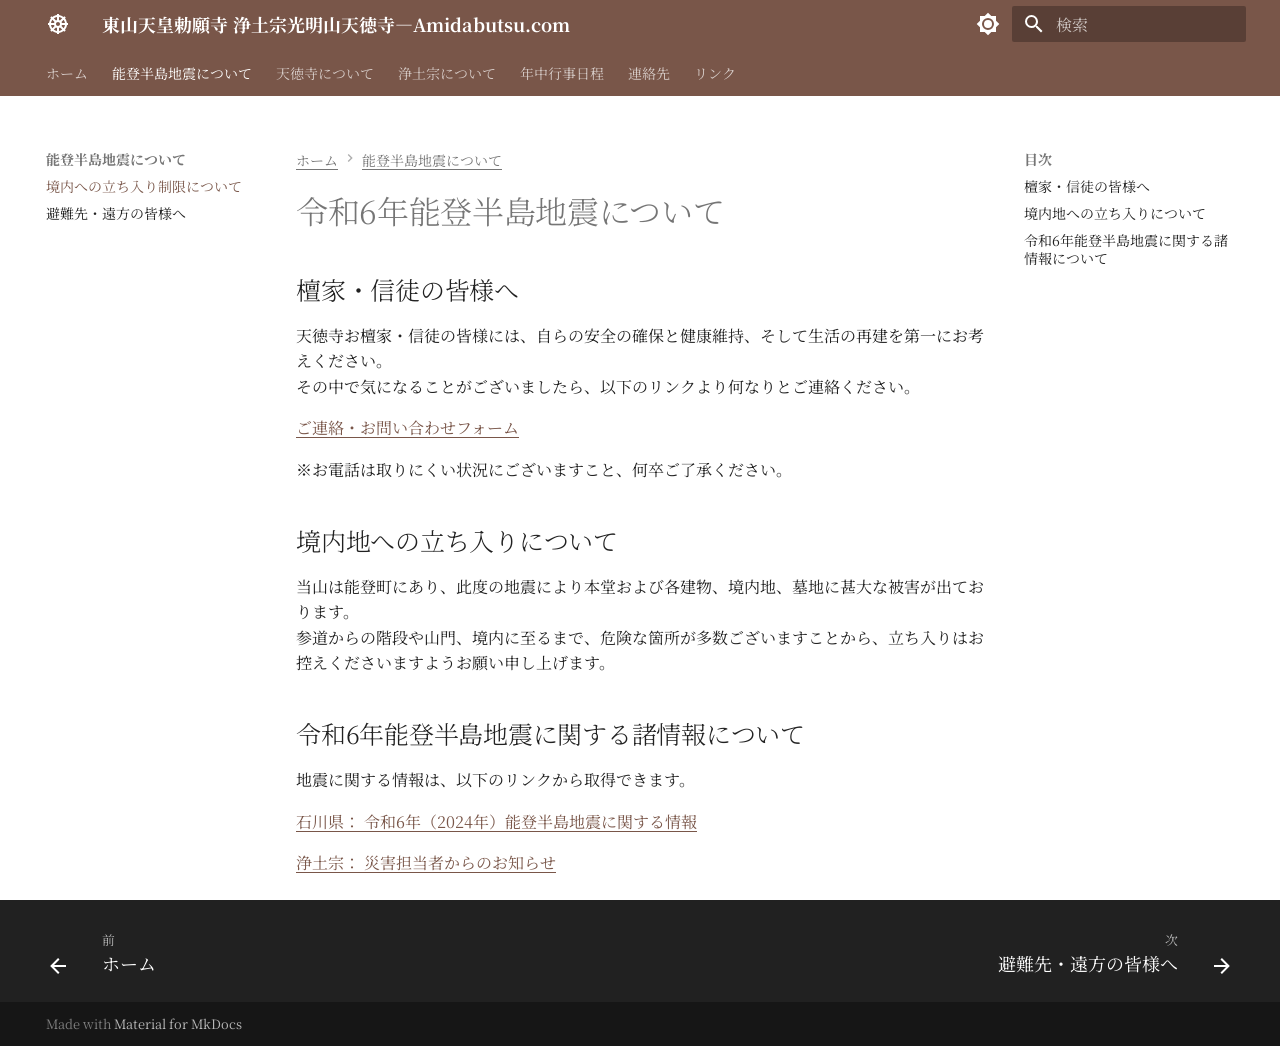
<file: earthquake/index.html>
<!doctype html>
<html lang="ja" class="no-js">
  <head>
    
      <meta charset="utf-8">
      <meta name="viewport" content="width=device-width,initial-scale=1">
      
        <meta name="description" content="令和6年能登半島地震における天徳寺の被災状況や境内・墓地への立ち入りについてのお願い、被災に伴う仏事のご相談窓口をご案内しています。">
      
      
      
        <link rel="canonical" href="https://www.amidabutsu.com/earthquake/">
      
      
        <link rel="prev" href="..">
      
      
        <link rel="next" href="../distant_members/">
      
      
        
      
      
      <link rel="icon" href="../images/favicon.ico">
      <meta name="generator" content="mkdocs-1.6.1, mkdocs-material-9.7.7">
    
    
      
        <title>令和6年能登半島地震について - 東山天皇勅願寺 浄土宗光明山天徳寺—Amidabutsu.com</title>
      
    
    
      <link rel="stylesheet" href="../assets/stylesheets/main.ec1eaa64.min.css">
      
        
        <link rel="stylesheet" href="../assets/stylesheets/palette.ab4e12ef.min.css">
      
      


    
    
      
    
    
      
        
        
        <link rel="preconnect" href="https://fonts.gstatic.com" crossorigin>
        <link rel="stylesheet" href="https://fonts.googleapis.com/css?family=Noto+Serif+JP:300,300i,400,400i,700,700i%7CRoboto+Mono:400,400i,700,700i&display=fallback">
        <style>:root{--md-text-font:"Noto Serif JP";--md-code-font:"Roboto Mono"}</style>
      
    
    
      <link rel="stylesheet" href="../stylesheets/custom.css">
    
    <script>__md_scope=new URL("..",location),__md_hash=e=>[...e].reduce(((e,_)=>(e<<5)-e+_.charCodeAt(0)),0),__md_get=(e,_=localStorage,t=__md_scope)=>JSON.parse(_.getItem(t.pathname+"."+e)),__md_set=(e,_,t=localStorage,a=__md_scope)=>{try{t.setItem(a.pathname+"."+e,JSON.stringify(_))}catch(e){}}</script>
    
      

    
    
  </head>
  
  
    
    
      
    
    
    
    
    <body dir="ltr" data-md-color-scheme="default" data-md-color-primary="brown" data-md-color-accent="amber">
  
    
    <input class="md-toggle" data-md-toggle="drawer" type="checkbox" id="__drawer" autocomplete="off">
    <input class="md-toggle" data-md-toggle="search" type="checkbox" id="__search" autocomplete="off">
    <label class="md-overlay" for="__drawer"></label>
    <div data-md-component="skip">
      
        
        <a href="#6" class="md-skip">
          コンテンツにスキップ
        </a>
      
    </div>
    <div data-md-component="announce">
      
    </div>
    
    
      

<header class="md-header" data-md-component="header">
  <nav class="md-header__inner md-grid" aria-label="ヘッダー">
    <a href=".." title="東山天皇勅願寺 浄土宗光明山天徳寺—Amidabutsu.com" class="md-header__button md-logo" aria-label="東山天皇勅願寺 浄土宗光明山天徳寺—Amidabutsu.com" data-md-component="logo">
      
  
  <svg xmlns="http://www.w3.org/2000/svg" viewBox="0 0 24 24"><path d="M11 2v1c-1.73.2-3.31.9-4.6 1.94l-.76-.76L4.22 5.6l.78.75A9.04 9.04 0 0 0 3 11H2v2h1c.21 1.68.9 3.26 2 4.56l-.78.76 1.42 1.42.75-.74A9.3 9.3 0 0 0 11 21v1h2v-1a9.27 9.27 0 0 0 4.6-2l.76.74 1.42-1.42-.78-.75c1.1-1.3 1.79-2.89 2-4.57h1v-2h-1a9 9 0 0 0-2-4.64l.78-.76-1.42-1.42-.75.76A9 9 0 0 0 13 3V2zm0 3v3l-1 .5-2.19-2.15c.91-.68 2-1.18 3.19-1.35m2 0c1.16.18 2.26.64 3.2 1.35L14 8.5 13 8zM6.4 7.76 8.5 10 8 11H5c.16-1.16.7-2.3 1.39-3.25zm11.2 0c.73.95 1.21 2.06 1.4 3.24h-3l-.5-1 2.11-2.24zM12 10c1.12 0 2 .88 2 2s-.88 2-2 2-2-.88-2-2 .88-2 2-2m-7 3h3l.57 1-2.18 2.15C5.67 15.24 5.19 14.16 5 13m11 0h3a7 7 0 0 1-1.39 3.16L15.5 14zm-6 2.5 1 .5v3a7.04 7.04 0 0 1-3.2-1.43zm4 0 2.19 2.07c-.91.68-2 1.26-3.19 1.43v-3z"/></svg>

    </a>
    <label class="md-header__button md-icon" for="__drawer">
      
      <svg xmlns="http://www.w3.org/2000/svg" viewBox="0 0 24 24"><path d="M3 6h18v2H3zm0 5h18v2H3zm0 5h18v2H3z"/></svg>
    </label>
    <div class="md-header__title" data-md-component="header-title">
      <div class="md-header__ellipsis">
        <div class="md-header__topic">
          <span class="md-ellipsis">
            東山天皇勅願寺 浄土宗光明山天徳寺—Amidabutsu.com
          </span>
        </div>
        <div class="md-header__topic" data-md-component="header-topic">
          <span class="md-ellipsis">
            
              令和6年能登半島地震について
            
          </span>
        </div>
      </div>
    </div>
    
      
        <form class="md-header__option" data-md-component="palette">
  
    
    
    
    <input class="md-option" data-md-color-media="" data-md-color-scheme="default" data-md-color-primary="brown" data-md-color-accent="amber"  aria-label="ダークモードに切り替え"  type="radio" name="__palette" id="__palette_0">
    
      <label class="md-header__button md-icon" title="ダークモードに切り替え" for="__palette_1" hidden>
        <svg xmlns="http://www.w3.org/2000/svg" viewBox="0 0 24 24"><path d="M12 8a4 4 0 0 0-4 4 4 4 0 0 0 4 4 4 4 0 0 0 4-4 4 4 0 0 0-4-4m0 10a6 6 0 0 1-6-6 6 6 0 0 1 6-6 6 6 0 0 1 6 6 6 6 0 0 1-6 6m8-9.31V4h-4.69L12 .69 8.69 4H4v4.69L.69 12 4 15.31V20h4.69L12 23.31 15.31 20H20v-4.69L23.31 12z"/></svg>
      </label>
    
  
    
    
    
    <input class="md-option" data-md-color-media="" data-md-color-scheme="slate" data-md-color-primary="brown" data-md-color-accent="amber"  aria-label="ライトモードに切り替え"  type="radio" name="__palette" id="__palette_1">
    
      <label class="md-header__button md-icon" title="ライトモードに切り替え" for="__palette_0" hidden>
        <svg xmlns="http://www.w3.org/2000/svg" viewBox="0 0 24 24"><path d="M12 18c-.89 0-1.74-.2-2.5-.55C11.56 16.5 13 14.42 13 12s-1.44-4.5-3.5-5.45C10.26 6.2 11.11 6 12 6a6 6 0 0 1 6 6 6 6 0 0 1-6 6m8-9.31V4h-4.69L12 .69 8.69 4H4v4.69L.69 12 4 15.31V20h4.69L12 23.31 15.31 20H20v-4.69L23.31 12z"/></svg>
      </label>
    
  
</form>
      
    
    
      <script>var palette=__md_get("__palette");if(palette&&palette.color){if("(prefers-color-scheme)"===palette.color.media){var media=matchMedia("(prefers-color-scheme: light)"),input=document.querySelector(media.matches?"[data-md-color-media='(prefers-color-scheme: light)']":"[data-md-color-media='(prefers-color-scheme: dark)']");palette.color.media=input.getAttribute("data-md-color-media"),palette.color.scheme=input.getAttribute("data-md-color-scheme"),palette.color.primary=input.getAttribute("data-md-color-primary"),palette.color.accent=input.getAttribute("data-md-color-accent")}for(var[key,value]of Object.entries(palette.color))document.body.setAttribute("data-md-color-"+key,value)}</script>
    
    
    
      
      
        <label class="md-header__button md-icon" for="__search">
          
          <svg xmlns="http://www.w3.org/2000/svg" viewBox="0 0 24 24"><path d="M9.5 3A6.5 6.5 0 0 1 16 9.5c0 1.61-.59 3.09-1.56 4.23l.27.27h.79l5 5-1.5 1.5-5-5v-.79l-.27-.27A6.52 6.52 0 0 1 9.5 16 6.5 6.5 0 0 1 3 9.5 6.5 6.5 0 0 1 9.5 3m0 2C7 5 5 7 5 9.5S7 14 9.5 14 14 12 14 9.5 12 5 9.5 5"/></svg>
        </label>
        <div class="md-search" data-md-component="search" role="dialog">
  <label class="md-search__overlay" for="__search"></label>
  <div class="md-search__inner" role="search">
    <form class="md-search__form" name="search">
      <input type="text" class="md-search__input" name="query" aria-label="検索" placeholder="検索" autocapitalize="off" autocorrect="off" autocomplete="off" spellcheck="false" data-md-component="search-query" required>
      <label class="md-search__icon md-icon" for="__search">
        
        <svg xmlns="http://www.w3.org/2000/svg" viewBox="0 0 24 24"><path d="M9.5 3A6.5 6.5 0 0 1 16 9.5c0 1.61-.59 3.09-1.56 4.23l.27.27h.79l5 5-1.5 1.5-5-5v-.79l-.27-.27A6.52 6.52 0 0 1 9.5 16 6.5 6.5 0 0 1 3 9.5 6.5 6.5 0 0 1 9.5 3m0 2C7 5 5 7 5 9.5S7 14 9.5 14 14 12 14 9.5 12 5 9.5 5"/></svg>
        
        <svg xmlns="http://www.w3.org/2000/svg" viewBox="0 0 24 24"><path d="M20 11v2H8l5.5 5.5-1.42 1.42L4.16 12l7.92-7.92L13.5 5.5 8 11z"/></svg>
      </label>
      <nav class="md-search__options" aria-label="検索">
        
        <button type="reset" class="md-search__icon md-icon" title="クリア" aria-label="クリア" tabindex="-1">
          
          <svg xmlns="http://www.w3.org/2000/svg" viewBox="0 0 24 24"><path d="M19 6.41 17.59 5 12 10.59 6.41 5 5 6.41 10.59 12 5 17.59 6.41 19 12 13.41 17.59 19 19 17.59 13.41 12z"/></svg>
        </button>
      </nav>
      
        <div class="md-search__suggest" data-md-component="search-suggest"></div>
      
    </form>
    <div class="md-search__output">
      <div class="md-search__scrollwrap" tabindex="0" data-md-scrollfix>
        <div class="md-search-result" data-md-component="search-result">
          <div class="md-search-result__meta">
            検索を初期化
          </div>
          <ol class="md-search-result__list" role="presentation"></ol>
        </div>
      </div>
    </div>
  </div>
</div>
      
    
    
  </nav>
  
</header>
    
    <div class="md-container" data-md-component="container">
      
      
        
          
            
<nav class="md-tabs" aria-label="タブ" data-md-component="tabs">
  <div class="md-grid">
    <ul class="md-tabs__list">
      
        
  
  
  
  
    <li class="md-tabs__item">
      <a href=".." class="md-tabs__link">
        
  
  
    
  
  ホーム

      </a>
    </li>
  

      
        
  
  
  
    
  
  
    
    
      <li class="md-tabs__item md-tabs__item--active">
        <a href="./" class="md-tabs__link">
          
  
  
  能登半島地震について

        </a>
      </li>
    
  

      
        
  
  
  
  
    <li class="md-tabs__item">
      <a href="../about/" class="md-tabs__link">
        
  
  
    
  
  天徳寺について

      </a>
    </li>
  

      
        
  
  
  
  
    <li class="md-tabs__item">
      <a href="../jodoshu/" class="md-tabs__link">
        
  
  
    
  
  浄土宗について

      </a>
    </li>
  

      
        
  
  
  
  
    <li class="md-tabs__item">
      <a href="../schedule/" class="md-tabs__link">
        
  
  
    
  
  年中行事日程

      </a>
    </li>
  

      
        
  
  
  
  
    <li class="md-tabs__item">
      <a href="../contact/" class="md-tabs__link">
        
  
  
    
  
  連絡先

      </a>
    </li>
  

      
        
  
  
  
  
    <li class="md-tabs__item">
      <a href="../links/" class="md-tabs__link">
        
  
  
    
  
  リンク

      </a>
    </li>
  

      
    </ul>
  </div>
</nav>
          
        
      
      <main class="md-main" data-md-component="main">
        <div class="md-main__inner md-grid">
          
            
              
              <div class="md-sidebar md-sidebar--primary" data-md-component="sidebar" data-md-type="navigation" >
                <div class="md-sidebar__scrollwrap">
                  <div class="md-sidebar__inner">
                    


  


<nav class="md-nav md-nav--primary md-nav--lifted" aria-label="ナビゲーション" data-md-level="0">
  <label class="md-nav__title" for="__drawer">
    <a href=".." title="東山天皇勅願寺 浄土宗光明山天徳寺—Amidabutsu.com" class="md-nav__button md-logo" aria-label="東山天皇勅願寺 浄土宗光明山天徳寺—Amidabutsu.com" data-md-component="logo">
      
  
  <svg xmlns="http://www.w3.org/2000/svg" viewBox="0 0 24 24"><path d="M11 2v1c-1.73.2-3.31.9-4.6 1.94l-.76-.76L4.22 5.6l.78.75A9.04 9.04 0 0 0 3 11H2v2h1c.21 1.68.9 3.26 2 4.56l-.78.76 1.42 1.42.75-.74A9.3 9.3 0 0 0 11 21v1h2v-1a9.27 9.27 0 0 0 4.6-2l.76.74 1.42-1.42-.78-.75c1.1-1.3 1.79-2.89 2-4.57h1v-2h-1a9 9 0 0 0-2-4.64l.78-.76-1.42-1.42-.75.76A9 9 0 0 0 13 3V2zm0 3v3l-1 .5-2.19-2.15c.91-.68 2-1.18 3.19-1.35m2 0c1.16.18 2.26.64 3.2 1.35L14 8.5 13 8zM6.4 7.76 8.5 10 8 11H5c.16-1.16.7-2.3 1.39-3.25zm11.2 0c.73.95 1.21 2.06 1.4 3.24h-3l-.5-1 2.11-2.24zM12 10c1.12 0 2 .88 2 2s-.88 2-2 2-2-.88-2-2 .88-2 2-2m-7 3h3l.57 1-2.18 2.15C5.67 15.24 5.19 14.16 5 13m11 0h3a7 7 0 0 1-1.39 3.16L15.5 14zm-6 2.5 1 .5v3a7.04 7.04 0 0 1-3.2-1.43zm4 0 2.19 2.07c-.91.68-2 1.26-3.19 1.43v-3z"/></svg>

    </a>
    東山天皇勅願寺 浄土宗光明山天徳寺—Amidabutsu.com
  </label>
  
  <ul class="md-nav__list" data-md-scrollfix>
    
      
      
  
  
  
  
    <li class="md-nav__item">
      <a href=".." class="md-nav__link">
        
  
  
  <span class="md-ellipsis">
    
  
    ホーム
  

    
  </span>
  
  

      </a>
    </li>
  

    
      
      
  
  
    
  
  
  
    
    
    
    
      
        
        
      
      
        
      
    
    
    <li class="md-nav__item md-nav__item--active md-nav__item--section md-nav__item--nested">
      
        
        
        <input class="md-nav__toggle md-toggle " type="checkbox" id="__nav_2" checked>
        
          
          <label class="md-nav__link" for="__nav_2" id="__nav_2_label" tabindex="">
            
  
  
  <span class="md-ellipsis">
    
  
    能登半島地震について
  

    
  </span>
  
  

            <span class="md-nav__icon md-icon"></span>
          </label>
        
        <nav class="md-nav" data-md-level="1" aria-labelledby="__nav_2_label" aria-expanded="true">
          <label class="md-nav__title" for="__nav_2">
            <span class="md-nav__icon md-icon"></span>
            
  
    能登半島地震について
  

          </label>
          <ul class="md-nav__list" data-md-scrollfix>
            
              
                
  
  
    
  
  
  
    <li class="md-nav__item md-nav__item--active">
      
      <input class="md-nav__toggle md-toggle" type="checkbox" id="__toc">
      
      
        
      
      
        <label class="md-nav__link md-nav__link--active" for="__toc">
          
  
  
  <span class="md-ellipsis">
    
  
    境内への立ち入り制限について
  

    
  </span>
  
  

          <span class="md-nav__icon md-icon"></span>
        </label>
      
      <a href="./" class="md-nav__link md-nav__link--active">
        
  
  
  <span class="md-ellipsis">
    
  
    境内への立ち入り制限について
  

    
  </span>
  
  

      </a>
      
        

<nav class="md-nav md-nav--secondary" aria-label="目次">
  
  
  
    
  
  
    <label class="md-nav__title" for="__toc">
      <span class="md-nav__icon md-icon"></span>
      目次
    </label>
    <ul class="md-nav__list" data-md-component="toc" data-md-scrollfix>
      
        <li class="md-nav__item">
  <a href="#_1" class="md-nav__link">
    <span class="md-ellipsis">
      
        檀家・信徒の皆様へ
      
    </span>
  </a>
  
</li>
      
        <li class="md-nav__item">
  <a href="#_2" class="md-nav__link">
    <span class="md-ellipsis">
      
        境内地への立ち入りについて
      
    </span>
  </a>
  
</li>
      
        <li class="md-nav__item">
  <a href="#6_1" class="md-nav__link">
    <span class="md-ellipsis">
      
        令和6年能登半島地震に関する諸情報について
      
    </span>
  </a>
  
</li>
      
    </ul>
  
</nav>
      
    </li>
  

              
            
              
                
  
  
  
  
    <li class="md-nav__item">
      <a href="../distant_members/" class="md-nav__link">
        
  
  
  <span class="md-ellipsis">
    
  
    避難先・遠方の皆様へ
  

    
  </span>
  
  

      </a>
    </li>
  

              
            
          </ul>
        </nav>
      
    </li>
  

    
      
      
  
  
  
  
    <li class="md-nav__item">
      <a href="../about/" class="md-nav__link">
        
  
  
  <span class="md-ellipsis">
    
  
    天徳寺について
  

    
  </span>
  
  

      </a>
    </li>
  

    
      
      
  
  
  
  
    <li class="md-nav__item">
      <a href="../jodoshu/" class="md-nav__link">
        
  
  
  <span class="md-ellipsis">
    
  
    浄土宗について
  

    
  </span>
  
  

      </a>
    </li>
  

    
      
      
  
  
  
  
    <li class="md-nav__item">
      <a href="../schedule/" class="md-nav__link">
        
  
  
  <span class="md-ellipsis">
    
  
    年中行事日程
  

    
  </span>
  
  

      </a>
    </li>
  

    
      
      
  
  
  
  
    <li class="md-nav__item">
      <a href="../contact/" class="md-nav__link">
        
  
  
  <span class="md-ellipsis">
    
  
    連絡先
  

    
  </span>
  
  

      </a>
    </li>
  

    
      
      
  
  
  
  
    <li class="md-nav__item">
      <a href="../links/" class="md-nav__link">
        
  
  
  <span class="md-ellipsis">
    
  
    リンク
  

    
  </span>
  
  

      </a>
    </li>
  

    
  </ul>
</nav>
                  </div>
                </div>
              </div>
            
            
              
              <div class="md-sidebar md-sidebar--secondary" data-md-component="sidebar" data-md-type="toc" >
                <div class="md-sidebar__scrollwrap">
                  <div class="md-sidebar__inner">
                    

<nav class="md-nav md-nav--secondary" aria-label="目次">
  
  
  
    
  
  
    <label class="md-nav__title" for="__toc">
      <span class="md-nav__icon md-icon"></span>
      目次
    </label>
    <ul class="md-nav__list" data-md-component="toc" data-md-scrollfix>
      
        <li class="md-nav__item">
  <a href="#_1" class="md-nav__link">
    <span class="md-ellipsis">
      
        檀家・信徒の皆様へ
      
    </span>
  </a>
  
</li>
      
        <li class="md-nav__item">
  <a href="#_2" class="md-nav__link">
    <span class="md-ellipsis">
      
        境内地への立ち入りについて
      
    </span>
  </a>
  
</li>
      
        <li class="md-nav__item">
  <a href="#6_1" class="md-nav__link">
    <span class="md-ellipsis">
      
        令和6年能登半島地震に関する諸情報について
      
    </span>
  </a>
  
</li>
      
    </ul>
  
</nav>
                  </div>
                </div>
              </div>
            
          
          
            <div class="md-content" data-md-component="content">
              
                



  


  <nav class="md-path" aria-label="ナビゲーション" >
    <ol class="md-path__list">
      
        
  
  
    <li class="md-path__item">
      <a href=".." class="md-path__link">
        
  <span class="md-ellipsis">
    ホーム
  </span>

      </a>
    </li>
  

      
      
        
  
  
    
    
      <li class="md-path__item">
        <a href="./" class="md-path__link">
          
  <span class="md-ellipsis">
    能登半島地震について
  </span>

        </a>
      </li>
    
  

      
    </ol>
  </nav>

              
              <article class="md-content__inner md-typeset">
                
                  



<h1 id="6">令和6年能登半島地震について</h1>
<h2 id="_1">檀家・信徒の皆様へ</h2>
<p>天徳寺お檀家・信徒の皆様には、自らの安全の確保と健康維持、そして生活の再建を第一にお考えください。<br />
その中で気になることがございましたら、以下のリンクより何なりとご連絡ください。</p>
<p><a href="https://docs.google.com/forms/d/e/1FAIpQLSdrSQvlcGb1jlEP0nCwSU4JuKT3h6xASMN0rRmjvhH3O-keMQ/viewform?usp=sf_link">ご連絡・お問い合わせフォーム</a></p>
<p>※お電話は取りにくい状況にございますこと、何卒ご了承ください。</p>
<h2 id="_2">境内地への立ち入りについて</h2>
<p>当山は能登町にあり、此度の地震により本堂および各建物、境内地、墓地に甚大な被害が出ております。<br />
参道からの階段や山門、境内に至るまで、危険な箇所が多数ございますことから、立ち入りはお控えくださいますようお願い申し上げます。</p>
<h2 id="6_1">令和6年能登半島地震に関する諸情報について</h2>
<p>地震に関する情報は、以下のリンクから取得できます。</p>
<p><a href="https://www.pref.ishikawa.lg.jp/saigai/202401jishin.html">石川県： 令和6年（2024年）能登半島地震に関する情報</a></p>
<p><a href="https://jodoshu.net/saigai-information/">浄土宗： 災害担当者からのお知らせ</a></p>







  
  






                
              </article>
            </div>
          
          
<script>var target=document.getElementById(location.hash.slice(1));target&&target.name&&(target.checked=target.name.startsWith("__tabbed_"))</script>
        </div>
        
          <button type="button" class="md-top md-icon" data-md-component="top" hidden>
  
  <svg xmlns="http://www.w3.org/2000/svg" viewBox="0 0 24 24"><path d="M13 20h-2V8l-5.5 5.5-1.42-1.42L12 4.16l7.92 7.92-1.42 1.42L13 8z"/></svg>
  ページトップへ戻る
</button>
        
      </main>
      
        <footer class="md-footer">
  
    
      
      <nav class="md-footer__inner md-grid" aria-label="フッター" >
        
          
          <a href=".." class="md-footer__link md-footer__link--prev" aria-label="前: ホーム">
            <div class="md-footer__button md-icon">
              
              <svg xmlns="http://www.w3.org/2000/svg" viewBox="0 0 24 24"><path d="M20 11v2H8l5.5 5.5-1.42 1.42L4.16 12l7.92-7.92L13.5 5.5 8 11z"/></svg>
            </div>
            <div class="md-footer__title">
              <span class="md-footer__direction">
                前
              </span>
              <div class="md-ellipsis">
                ホーム
              </div>
            </div>
          </a>
        
        
          
          <a href="../distant_members/" class="md-footer__link md-footer__link--next" aria-label="次: 避難先・遠方の皆様へ">
            <div class="md-footer__title">
              <span class="md-footer__direction">
                次
              </span>
              <div class="md-ellipsis">
                避難先・遠方の皆様へ
              </div>
            </div>
            <div class="md-footer__button md-icon">
              
              <svg xmlns="http://www.w3.org/2000/svg" viewBox="0 0 24 24"><path d="M4 11v2h12l-5.5 5.5 1.42 1.42L19.84 12l-7.92-7.92L10.5 5.5 16 11z"/></svg>
            </div>
          </a>
        
      </nav>
    
  
  <div class="md-footer-meta md-typeset">
    <div class="md-footer-meta__inner md-grid">
      <div class="md-copyright">
  
  
    Made with
    <a href="https://squidfunk.github.io/mkdocs-material/" target="_blank" rel="noopener">
      Material for MkDocs
    </a>
  
</div>
      
    </div>
  </div>
</footer>
      
    </div>
    <div class="md-dialog" data-md-component="dialog">
      <div class="md-dialog__inner md-typeset"></div>
    </div>
    
    
    
      
      
      <script id="__config" type="application/json">{"annotate": null, "base": "..", "features": ["navigation.tabs", "navigation.sections", "navigation.top", "search.suggest", "search.highlight", "navigation.path", "navigation.footer", "navigation.instant", "keyboard"], "search": "../assets/javascripts/workers/search.2c215733.min.js", "tags": null, "translations": {"clipboard.copied": "\u30b3\u30d4\u30fc\u3057\u307e\u3057\u305f", "clipboard.copy": "\u30af\u30ea\u30c3\u30d7\u30dc\u30fc\u30c9\u3078\u30b3\u30d4\u30fc", "search.result.more.one": "\u3053\u306e\u30da\u30fc\u30b8\u5185\u306b\u3082\u30461\u4ef6\u898b\u3064\u304b\u308a\u307e\u3057\u305f", "search.result.more.other": "\u3053\u306e\u30da\u30fc\u30b8\u5185\u306b\u3042\u3068#\u4ef6\u898b\u3064\u304b\u308a\u307e\u3057\u305f", "search.result.none": "\u4f55\u3082\u898b\u3064\u304b\u308a\u307e\u305b\u3093\u3067\u3057\u305f", "search.result.one": "1\u4ef6\u898b\u3064\u304b\u308a\u307e\u3057\u305f", "search.result.other": "#\u4ef6\u898b\u3064\u304b\u308a\u307e\u3057\u305f", "search.result.placeholder": "\u691c\u7d22\u30ad\u30fc\u30ef\u30fc\u30c9\u3092\u5165\u529b\u3057\u3066\u304f\u3060\u3055\u3044", "search.result.term.missing": "\u691c\u7d22\u306b\u542b\u307e\u308c\u306a\u3044", "select.version": "\u30d0\u30fc\u30b8\u30e7\u30f3\u5207\u308a\u66ff\u3048"}, "version": null}</script>
    
    
      <script src="../assets/javascripts/bundle.d7400e89.min.js"></script>
      
    
  </body>
</html>
</file>
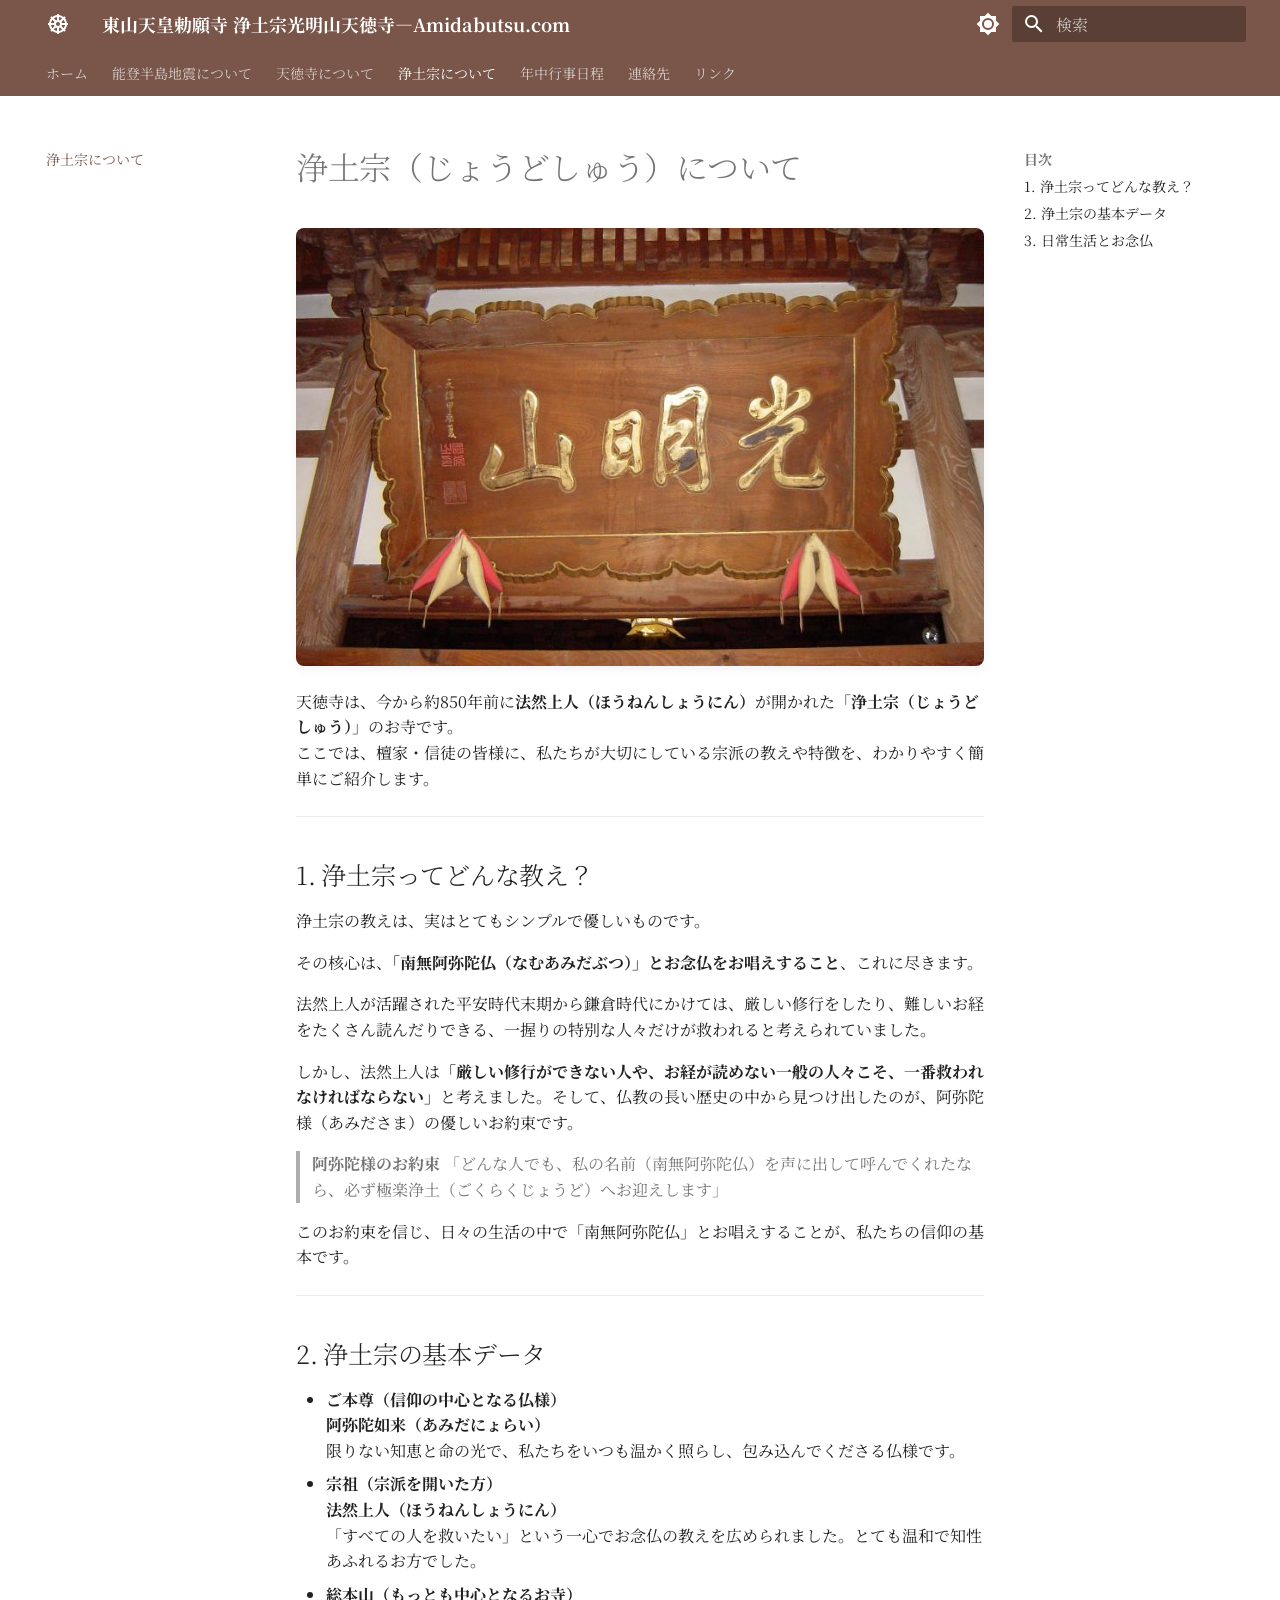
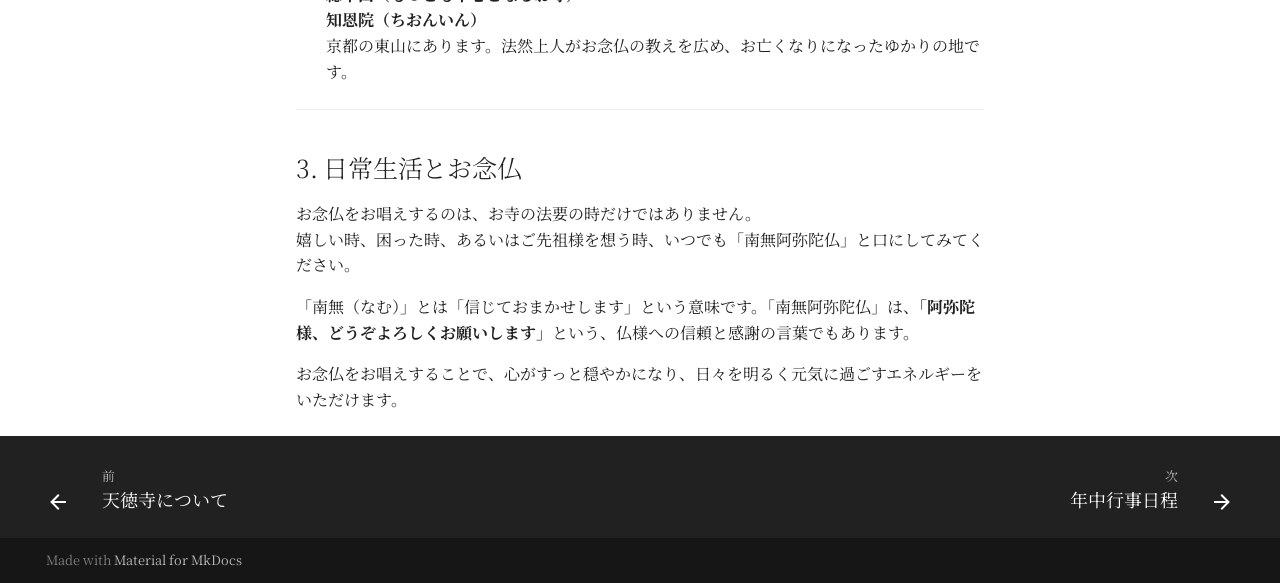
<file: jodoshu/index.html>
<!doctype html>
<html lang="ja" class="no-js">
  <head>
    
      <meta charset="utf-8">
      <meta name="viewport" content="width=device-width,initial-scale=1">
      
        <meta name="description" content="浄土宗の教え（お念仏）の基本、ご本尊（阿弥陀如来）や宗祖（法然上人）、総本山（知恩院）、日常生活におけるお念仏の意味について分かりやすく解説します。">
      
      
      
        <link rel="canonical" href="https://www.amidabutsu.com/jodoshu/">
      
      
        <link rel="prev" href="../about/">
      
      
        <link rel="next" href="../schedule/">
      
      
        
      
      
      <link rel="icon" href="../images/favicon.ico">
      <meta name="generator" content="mkdocs-1.6.1, mkdocs-material-9.7.7">
    
    
      
        <title>浄土宗 - 東山天皇勅願寺 浄土宗光明山天徳寺—Amidabutsu.com</title>
      
    
    
      <link rel="stylesheet" href="../assets/stylesheets/main.ec1eaa64.min.css">
      
        
        <link rel="stylesheet" href="../assets/stylesheets/palette.ab4e12ef.min.css">
      
      


    
    
      
    
    
      
        
        
        <link rel="preconnect" href="https://fonts.gstatic.com" crossorigin>
        <link rel="stylesheet" href="https://fonts.googleapis.com/css?family=Noto+Serif+JP:300,300i,400,400i,700,700i%7CRoboto+Mono:400,400i,700,700i&display=fallback">
        <style>:root{--md-text-font:"Noto Serif JP";--md-code-font:"Roboto Mono"}</style>
      
    
    
      <link rel="stylesheet" href="../stylesheets/custom.css">
    
    <script>__md_scope=new URL("..",location),__md_hash=e=>[...e].reduce(((e,_)=>(e<<5)-e+_.charCodeAt(0)),0),__md_get=(e,_=localStorage,t=__md_scope)=>JSON.parse(_.getItem(t.pathname+"."+e)),__md_set=(e,_,t=localStorage,a=__md_scope)=>{try{t.setItem(a.pathname+"."+e,JSON.stringify(_))}catch(e){}}</script>
    
      

    
    
  </head>
  
  
    
    
      
    
    
    
    
    <body dir="ltr" data-md-color-scheme="default" data-md-color-primary="brown" data-md-color-accent="amber">
  
    
    <input class="md-toggle" data-md-toggle="drawer" type="checkbox" id="__drawer" autocomplete="off">
    <input class="md-toggle" data-md-toggle="search" type="checkbox" id="__search" autocomplete="off">
    <label class="md-overlay" for="__drawer"></label>
    <div data-md-component="skip">
      
        
        <a href="#_1" class="md-skip">
          コンテンツにスキップ
        </a>
      
    </div>
    <div data-md-component="announce">
      
    </div>
    
    
      

<header class="md-header" data-md-component="header">
  <nav class="md-header__inner md-grid" aria-label="ヘッダー">
    <a href=".." title="東山天皇勅願寺 浄土宗光明山天徳寺—Amidabutsu.com" class="md-header__button md-logo" aria-label="東山天皇勅願寺 浄土宗光明山天徳寺—Amidabutsu.com" data-md-component="logo">
      
  
  <svg xmlns="http://www.w3.org/2000/svg" viewBox="0 0 24 24"><path d="M11 2v1c-1.73.2-3.31.9-4.6 1.94l-.76-.76L4.22 5.6l.78.75A9.04 9.04 0 0 0 3 11H2v2h1c.21 1.68.9 3.26 2 4.56l-.78.76 1.42 1.42.75-.74A9.3 9.3 0 0 0 11 21v1h2v-1a9.27 9.27 0 0 0 4.6-2l.76.74 1.42-1.42-.78-.75c1.1-1.3 1.79-2.89 2-4.57h1v-2h-1a9 9 0 0 0-2-4.64l.78-.76-1.42-1.42-.75.76A9 9 0 0 0 13 3V2zm0 3v3l-1 .5-2.19-2.15c.91-.68 2-1.18 3.19-1.35m2 0c1.16.18 2.26.64 3.2 1.35L14 8.5 13 8zM6.4 7.76 8.5 10 8 11H5c.16-1.16.7-2.3 1.39-3.25zm11.2 0c.73.95 1.21 2.06 1.4 3.24h-3l-.5-1 2.11-2.24zM12 10c1.12 0 2 .88 2 2s-.88 2-2 2-2-.88-2-2 .88-2 2-2m-7 3h3l.57 1-2.18 2.15C5.67 15.24 5.19 14.16 5 13m11 0h3a7 7 0 0 1-1.39 3.16L15.5 14zm-6 2.5 1 .5v3a7.04 7.04 0 0 1-3.2-1.43zm4 0 2.19 2.07c-.91.68-2 1.26-3.19 1.43v-3z"/></svg>

    </a>
    <label class="md-header__button md-icon" for="__drawer">
      
      <svg xmlns="http://www.w3.org/2000/svg" viewBox="0 0 24 24"><path d="M3 6h18v2H3zm0 5h18v2H3zm0 5h18v2H3z"/></svg>
    </label>
    <div class="md-header__title" data-md-component="header-title">
      <div class="md-header__ellipsis">
        <div class="md-header__topic">
          <span class="md-ellipsis">
            東山天皇勅願寺 浄土宗光明山天徳寺—Amidabutsu.com
          </span>
        </div>
        <div class="md-header__topic" data-md-component="header-topic">
          <span class="md-ellipsis">
            
              浄土宗
            
          </span>
        </div>
      </div>
    </div>
    
      
        <form class="md-header__option" data-md-component="palette">
  
    
    
    
    <input class="md-option" data-md-color-media="" data-md-color-scheme="default" data-md-color-primary="brown" data-md-color-accent="amber"  aria-label="ダークモードに切り替え"  type="radio" name="__palette" id="__palette_0">
    
      <label class="md-header__button md-icon" title="ダークモードに切り替え" for="__palette_1" hidden>
        <svg xmlns="http://www.w3.org/2000/svg" viewBox="0 0 24 24"><path d="M12 8a4 4 0 0 0-4 4 4 4 0 0 0 4 4 4 4 0 0 0 4-4 4 4 0 0 0-4-4m0 10a6 6 0 0 1-6-6 6 6 0 0 1 6-6 6 6 0 0 1 6 6 6 6 0 0 1-6 6m8-9.31V4h-4.69L12 .69 8.69 4H4v4.69L.69 12 4 15.31V20h4.69L12 23.31 15.31 20H20v-4.69L23.31 12z"/></svg>
      </label>
    
  
    
    
    
    <input class="md-option" data-md-color-media="" data-md-color-scheme="slate" data-md-color-primary="brown" data-md-color-accent="amber"  aria-label="ライトモードに切り替え"  type="radio" name="__palette" id="__palette_1">
    
      <label class="md-header__button md-icon" title="ライトモードに切り替え" for="__palette_0" hidden>
        <svg xmlns="http://www.w3.org/2000/svg" viewBox="0 0 24 24"><path d="M12 18c-.89 0-1.74-.2-2.5-.55C11.56 16.5 13 14.42 13 12s-1.44-4.5-3.5-5.45C10.26 6.2 11.11 6 12 6a6 6 0 0 1 6 6 6 6 0 0 1-6 6m8-9.31V4h-4.69L12 .69 8.69 4H4v4.69L.69 12 4 15.31V20h4.69L12 23.31 15.31 20H20v-4.69L23.31 12z"/></svg>
      </label>
    
  
</form>
      
    
    
      <script>var palette=__md_get("__palette");if(palette&&palette.color){if("(prefers-color-scheme)"===palette.color.media){var media=matchMedia("(prefers-color-scheme: light)"),input=document.querySelector(media.matches?"[data-md-color-media='(prefers-color-scheme: light)']":"[data-md-color-media='(prefers-color-scheme: dark)']");palette.color.media=input.getAttribute("data-md-color-media"),palette.color.scheme=input.getAttribute("data-md-color-scheme"),palette.color.primary=input.getAttribute("data-md-color-primary"),palette.color.accent=input.getAttribute("data-md-color-accent")}for(var[key,value]of Object.entries(palette.color))document.body.setAttribute("data-md-color-"+key,value)}</script>
    
    
    
      
      
        <label class="md-header__button md-icon" for="__search">
          
          <svg xmlns="http://www.w3.org/2000/svg" viewBox="0 0 24 24"><path d="M9.5 3A6.5 6.5 0 0 1 16 9.5c0 1.61-.59 3.09-1.56 4.23l.27.27h.79l5 5-1.5 1.5-5-5v-.79l-.27-.27A6.52 6.52 0 0 1 9.5 16 6.5 6.5 0 0 1 3 9.5 6.5 6.5 0 0 1 9.5 3m0 2C7 5 5 7 5 9.5S7 14 9.5 14 14 12 14 9.5 12 5 9.5 5"/></svg>
        </label>
        <div class="md-search" data-md-component="search" role="dialog">
  <label class="md-search__overlay" for="__search"></label>
  <div class="md-search__inner" role="search">
    <form class="md-search__form" name="search">
      <input type="text" class="md-search__input" name="query" aria-label="検索" placeholder="検索" autocapitalize="off" autocorrect="off" autocomplete="off" spellcheck="false" data-md-component="search-query" required>
      <label class="md-search__icon md-icon" for="__search">
        
        <svg xmlns="http://www.w3.org/2000/svg" viewBox="0 0 24 24"><path d="M9.5 3A6.5 6.5 0 0 1 16 9.5c0 1.61-.59 3.09-1.56 4.23l.27.27h.79l5 5-1.5 1.5-5-5v-.79l-.27-.27A6.52 6.52 0 0 1 9.5 16 6.5 6.5 0 0 1 3 9.5 6.5 6.5 0 0 1 9.5 3m0 2C7 5 5 7 5 9.5S7 14 9.5 14 14 12 14 9.5 12 5 9.5 5"/></svg>
        
        <svg xmlns="http://www.w3.org/2000/svg" viewBox="0 0 24 24"><path d="M20 11v2H8l5.5 5.5-1.42 1.42L4.16 12l7.92-7.92L13.5 5.5 8 11z"/></svg>
      </label>
      <nav class="md-search__options" aria-label="検索">
        
        <button type="reset" class="md-search__icon md-icon" title="クリア" aria-label="クリア" tabindex="-1">
          
          <svg xmlns="http://www.w3.org/2000/svg" viewBox="0 0 24 24"><path d="M19 6.41 17.59 5 12 10.59 6.41 5 5 6.41 10.59 12 5 17.59 6.41 19 12 13.41 17.59 19 19 17.59 13.41 12z"/></svg>
        </button>
      </nav>
      
        <div class="md-search__suggest" data-md-component="search-suggest"></div>
      
    </form>
    <div class="md-search__output">
      <div class="md-search__scrollwrap" tabindex="0" data-md-scrollfix>
        <div class="md-search-result" data-md-component="search-result">
          <div class="md-search-result__meta">
            検索を初期化
          </div>
          <ol class="md-search-result__list" role="presentation"></ol>
        </div>
      </div>
    </div>
  </div>
</div>
      
    
    
  </nav>
  
</header>
    
    <div class="md-container" data-md-component="container">
      
      
        
          
            
<nav class="md-tabs" aria-label="タブ" data-md-component="tabs">
  <div class="md-grid">
    <ul class="md-tabs__list">
      
        
  
  
  
  
    <li class="md-tabs__item">
      <a href=".." class="md-tabs__link">
        
  
  
    
  
  ホーム

      </a>
    </li>
  

      
        
  
  
  
  
    
    
      <li class="md-tabs__item">
        <a href="../earthquake/" class="md-tabs__link">
          
  
  
  能登半島地震について

        </a>
      </li>
    
  

      
        
  
  
  
  
    <li class="md-tabs__item">
      <a href="../about/" class="md-tabs__link">
        
  
  
    
  
  天徳寺について

      </a>
    </li>
  

      
        
  
  
  
    
  
  
    <li class="md-tabs__item md-tabs__item--active">
      <a href="./" class="md-tabs__link">
        
  
  
    
  
  浄土宗について

      </a>
    </li>
  

      
        
  
  
  
  
    <li class="md-tabs__item">
      <a href="../schedule/" class="md-tabs__link">
        
  
  
    
  
  年中行事日程

      </a>
    </li>
  

      
        
  
  
  
  
    <li class="md-tabs__item">
      <a href="../contact/" class="md-tabs__link">
        
  
  
    
  
  連絡先

      </a>
    </li>
  

      
        
  
  
  
  
    <li class="md-tabs__item">
      <a href="../links/" class="md-tabs__link">
        
  
  
    
  
  リンク

      </a>
    </li>
  

      
    </ul>
  </div>
</nav>
          
        
      
      <main class="md-main" data-md-component="main">
        <div class="md-main__inner md-grid">
          
            
              
              <div class="md-sidebar md-sidebar--primary" data-md-component="sidebar" data-md-type="navigation" >
                <div class="md-sidebar__scrollwrap">
                  <div class="md-sidebar__inner">
                    


  


<nav class="md-nav md-nav--primary md-nav--lifted" aria-label="ナビゲーション" data-md-level="0">
  <label class="md-nav__title" for="__drawer">
    <a href=".." title="東山天皇勅願寺 浄土宗光明山天徳寺—Amidabutsu.com" class="md-nav__button md-logo" aria-label="東山天皇勅願寺 浄土宗光明山天徳寺—Amidabutsu.com" data-md-component="logo">
      
  
  <svg xmlns="http://www.w3.org/2000/svg" viewBox="0 0 24 24"><path d="M11 2v1c-1.73.2-3.31.9-4.6 1.94l-.76-.76L4.22 5.6l.78.75A9.04 9.04 0 0 0 3 11H2v2h1c.21 1.68.9 3.26 2 4.56l-.78.76 1.42 1.42.75-.74A9.3 9.3 0 0 0 11 21v1h2v-1a9.27 9.27 0 0 0 4.6-2l.76.74 1.42-1.42-.78-.75c1.1-1.3 1.79-2.89 2-4.57h1v-2h-1a9 9 0 0 0-2-4.64l.78-.76-1.42-1.42-.75.76A9 9 0 0 0 13 3V2zm0 3v3l-1 .5-2.19-2.15c.91-.68 2-1.18 3.19-1.35m2 0c1.16.18 2.26.64 3.2 1.35L14 8.5 13 8zM6.4 7.76 8.5 10 8 11H5c.16-1.16.7-2.3 1.39-3.25zm11.2 0c.73.95 1.21 2.06 1.4 3.24h-3l-.5-1 2.11-2.24zM12 10c1.12 0 2 .88 2 2s-.88 2-2 2-2-.88-2-2 .88-2 2-2m-7 3h3l.57 1-2.18 2.15C5.67 15.24 5.19 14.16 5 13m11 0h3a7 7 0 0 1-1.39 3.16L15.5 14zm-6 2.5 1 .5v3a7.04 7.04 0 0 1-3.2-1.43zm4 0 2.19 2.07c-.91.68-2 1.26-3.19 1.43v-3z"/></svg>

    </a>
    東山天皇勅願寺 浄土宗光明山天徳寺—Amidabutsu.com
  </label>
  
  <ul class="md-nav__list" data-md-scrollfix>
    
      
      
  
  
  
  
    <li class="md-nav__item">
      <a href=".." class="md-nav__link">
        
  
  
  <span class="md-ellipsis">
    
  
    ホーム
  

    
  </span>
  
  

      </a>
    </li>
  

    
      
      
  
  
  
  
    
    
    
    
      
      
        
      
    
    
    <li class="md-nav__item md-nav__item--nested">
      
        
        
        <input class="md-nav__toggle md-toggle " type="checkbox" id="__nav_2" >
        
          
          <label class="md-nav__link" for="__nav_2" id="__nav_2_label" tabindex="0">
            
  
  
  <span class="md-ellipsis">
    
  
    能登半島地震について
  

    
  </span>
  
  

            <span class="md-nav__icon md-icon"></span>
          </label>
        
        <nav class="md-nav" data-md-level="1" aria-labelledby="__nav_2_label" aria-expanded="false">
          <label class="md-nav__title" for="__nav_2">
            <span class="md-nav__icon md-icon"></span>
            
  
    能登半島地震について
  

          </label>
          <ul class="md-nav__list" data-md-scrollfix>
            
              
                
  
  
  
  
    <li class="md-nav__item">
      <a href="../earthquake/" class="md-nav__link">
        
  
  
  <span class="md-ellipsis">
    
  
    境内への立ち入り制限について
  

    
  </span>
  
  

      </a>
    </li>
  

              
            
              
                
  
  
  
  
    <li class="md-nav__item">
      <a href="../distant_members/" class="md-nav__link">
        
  
  
  <span class="md-ellipsis">
    
  
    避難先・遠方の皆様へ
  

    
  </span>
  
  

      </a>
    </li>
  

              
            
          </ul>
        </nav>
      
    </li>
  

    
      
      
  
  
  
  
    <li class="md-nav__item">
      <a href="../about/" class="md-nav__link">
        
  
  
  <span class="md-ellipsis">
    
  
    天徳寺について
  

    
  </span>
  
  

      </a>
    </li>
  

    
      
      
  
  
    
  
  
  
    <li class="md-nav__item md-nav__item--active">
      
      <input class="md-nav__toggle md-toggle" type="checkbox" id="__toc">
      
      
        
      
      
        <label class="md-nav__link md-nav__link--active" for="__toc">
          
  
  
  <span class="md-ellipsis">
    
  
    浄土宗について
  

    
  </span>
  
  

          <span class="md-nav__icon md-icon"></span>
        </label>
      
      <a href="./" class="md-nav__link md-nav__link--active">
        
  
  
  <span class="md-ellipsis">
    
  
    浄土宗について
  

    
  </span>
  
  

      </a>
      
        

<nav class="md-nav md-nav--secondary" aria-label="目次">
  
  
  
    
  
  
    <label class="md-nav__title" for="__toc">
      <span class="md-nav__icon md-icon"></span>
      目次
    </label>
    <ul class="md-nav__list" data-md-component="toc" data-md-scrollfix>
      
        <li class="md-nav__item">
  <a href="#1" class="md-nav__link">
    <span class="md-ellipsis">
      
        1. 浄土宗ってどんな教え？
      
    </span>
  </a>
  
</li>
      
        <li class="md-nav__item">
  <a href="#2" class="md-nav__link">
    <span class="md-ellipsis">
      
        2. 浄土宗の基本データ
      
    </span>
  </a>
  
</li>
      
        <li class="md-nav__item">
  <a href="#3" class="md-nav__link">
    <span class="md-ellipsis">
      
        3. 日常生活とお念仏
      
    </span>
  </a>
  
</li>
      
    </ul>
  
</nav>
      
    </li>
  

    
      
      
  
  
  
  
    <li class="md-nav__item">
      <a href="../schedule/" class="md-nav__link">
        
  
  
  <span class="md-ellipsis">
    
  
    年中行事日程
  

    
  </span>
  
  

      </a>
    </li>
  

    
      
      
  
  
  
  
    <li class="md-nav__item">
      <a href="../contact/" class="md-nav__link">
        
  
  
  <span class="md-ellipsis">
    
  
    連絡先
  

    
  </span>
  
  

      </a>
    </li>
  

    
      
      
  
  
  
  
    <li class="md-nav__item">
      <a href="../links/" class="md-nav__link">
        
  
  
  <span class="md-ellipsis">
    
  
    リンク
  

    
  </span>
  
  

      </a>
    </li>
  

    
  </ul>
</nav>
                  </div>
                </div>
              </div>
            
            
              
              <div class="md-sidebar md-sidebar--secondary" data-md-component="sidebar" data-md-type="toc" >
                <div class="md-sidebar__scrollwrap">
                  <div class="md-sidebar__inner">
                    

<nav class="md-nav md-nav--secondary" aria-label="目次">
  
  
  
    
  
  
    <label class="md-nav__title" for="__toc">
      <span class="md-nav__icon md-icon"></span>
      目次
    </label>
    <ul class="md-nav__list" data-md-component="toc" data-md-scrollfix>
      
        <li class="md-nav__item">
  <a href="#1" class="md-nav__link">
    <span class="md-ellipsis">
      
        1. 浄土宗ってどんな教え？
      
    </span>
  </a>
  
</li>
      
        <li class="md-nav__item">
  <a href="#2" class="md-nav__link">
    <span class="md-ellipsis">
      
        2. 浄土宗の基本データ
      
    </span>
  </a>
  
</li>
      
        <li class="md-nav__item">
  <a href="#3" class="md-nav__link">
    <span class="md-ellipsis">
      
        3. 日常生活とお念仏
      
    </span>
  </a>
  
</li>
      
    </ul>
  
</nav>
                  </div>
                </div>
              </div>
            
          
          
            <div class="md-content" data-md-component="content">
              
                



  


              
              <article class="md-content__inner md-typeset">
                
                  



<h1 id="_1">浄土宗（じょうどしゅう）について</h1>
<p><img alt="アイキャッチ画像" src="../images/featured_jodoshu.jpg" /></p>
<p>天徳寺は、今から約850年前に<strong>法然上人（ほうねんしょうにん）</strong>が開かれた「<strong>浄土宗（じょうどしゅう）</strong>」のお寺です。<br />
ここでは、檀家・信徒の皆様に、私たちが大切にしている宗派の教えや特徴を、わかりやすく簡単にご紹介します。</p>
<hr />
<h2 id="1">1. 浄土宗ってどんな教え？</h2>
<p>浄土宗の教えは、実はとてもシンプルで優しいものです。</p>
<p>その核心は、<strong>「南無阿弥陀仏（なむあみだぶつ）」とお念仏をお唱えすること</strong>、これに尽きます。</p>
<p>法然上人が活躍された平安時代末期から鎌倉時代にかけては、厳しい修行をしたり、難しいお経をたくさん読んだりできる、一握りの特別な人々だけが救われると考えられていました。</p>
<p>しかし、法然上人は<strong>「厳しい修行ができない人や、お経が読めない一般の人々こそ、一番救われなければならない」</strong>と考えました。そして、仏教の長い歴史の中から見つけ出したのが、阿弥陀様（あみださま）の優しいお約束です。</p>
<blockquote>
<p><strong>阿弥陀様のお約束</strong>
「どんな人でも、私の名前（南無阿弥陀仏）を声に出して呼んでくれたなら、必ず極楽浄土（ごくらくじょうど）へお迎えします」</p>
</blockquote>
<p>このお約束を信じ、日々の生活の中で「南無阿弥陀仏」とお唱えすることが、私たちの信仰の基本です。</p>
<hr />
<h2 id="2">2. 浄土宗の基本データ</h2>
<ul>
<li><strong>ご本尊（信仰の中心となる仏様）</strong><br />
<strong>阿弥陀如来（あみだにょらい）</strong><br />
  限りない知恵と命の光で、私たちをいつも温かく照らし、包み込んでくださる仏様です。</li>
<li><strong>宗祖（宗派を開いた方）</strong><br />
<strong>法然上人（ほうねんしょうにん）</strong><br />
  「すべての人を救いたい」という一心でお念仏の教えを広められました。とても温和で知性あふれるお方でした。</li>
<li><strong>総本山（もっとも中心となるお寺）</strong><br />
<strong>知恩院（ちおんいん）</strong><br />
  京都の東山にあります。法然上人がお念仏の教えを広め、お亡くなりになったゆかりの地です。</li>
</ul>
<hr />
<h2 id="3">3. 日常生活とお念仏</h2>
<p>お念仏をお唱えするのは、お寺の法要の時だけではありません。<br />
嬉しい時、困った時、あるいはご先祖様を想う時、いつでも「南無阿弥陀仏」と口にしてみてください。</p>
<p>「南無（なむ）」とは「信じておまかせします」という意味です。「南無阿弥陀仏」は、<strong>「阿弥陀様、どうぞよろしくお願いします」</strong>という、仏様への信頼と感謝の言葉でもあります。</p>
<p>お念仏をお唱えすることで、心がすっと穏やかになり、日々を明るく元気に過ごすエネルギーをいただけます。</p>







  
  






                
              </article>
            </div>
          
          
<script>var target=document.getElementById(location.hash.slice(1));target&&target.name&&(target.checked=target.name.startsWith("__tabbed_"))</script>
        </div>
        
          <button type="button" class="md-top md-icon" data-md-component="top" hidden>
  
  <svg xmlns="http://www.w3.org/2000/svg" viewBox="0 0 24 24"><path d="M13 20h-2V8l-5.5 5.5-1.42-1.42L12 4.16l7.92 7.92-1.42 1.42L13 8z"/></svg>
  ページトップへ戻る
</button>
        
      </main>
      
        <footer class="md-footer">
  
    
      
      <nav class="md-footer__inner md-grid" aria-label="フッター" >
        
          
          <a href="../about/" class="md-footer__link md-footer__link--prev" aria-label="前: 天徳寺について">
            <div class="md-footer__button md-icon">
              
              <svg xmlns="http://www.w3.org/2000/svg" viewBox="0 0 24 24"><path d="M20 11v2H8l5.5 5.5-1.42 1.42L4.16 12l7.92-7.92L13.5 5.5 8 11z"/></svg>
            </div>
            <div class="md-footer__title">
              <span class="md-footer__direction">
                前
              </span>
              <div class="md-ellipsis">
                天徳寺について
              </div>
            </div>
          </a>
        
        
          
          <a href="../schedule/" class="md-footer__link md-footer__link--next" aria-label="次: 年中行事日程">
            <div class="md-footer__title">
              <span class="md-footer__direction">
                次
              </span>
              <div class="md-ellipsis">
                年中行事日程
              </div>
            </div>
            <div class="md-footer__button md-icon">
              
              <svg xmlns="http://www.w3.org/2000/svg" viewBox="0 0 24 24"><path d="M4 11v2h12l-5.5 5.5 1.42 1.42L19.84 12l-7.92-7.92L10.5 5.5 16 11z"/></svg>
            </div>
          </a>
        
      </nav>
    
  
  <div class="md-footer-meta md-typeset">
    <div class="md-footer-meta__inner md-grid">
      <div class="md-copyright">
  
  
    Made with
    <a href="https://squidfunk.github.io/mkdocs-material/" target="_blank" rel="noopener">
      Material for MkDocs
    </a>
  
</div>
      
    </div>
  </div>
</footer>
      
    </div>
    <div class="md-dialog" data-md-component="dialog">
      <div class="md-dialog__inner md-typeset"></div>
    </div>
    
    
    
      
      
      <script id="__config" type="application/json">{"annotate": null, "base": "..", "features": ["navigation.tabs", "navigation.sections", "navigation.top", "search.suggest", "search.highlight", "navigation.path", "navigation.footer", "navigation.instant", "keyboard"], "search": "../assets/javascripts/workers/search.2c215733.min.js", "tags": null, "translations": {"clipboard.copied": "\u30b3\u30d4\u30fc\u3057\u307e\u3057\u305f", "clipboard.copy": "\u30af\u30ea\u30c3\u30d7\u30dc\u30fc\u30c9\u3078\u30b3\u30d4\u30fc", "search.result.more.one": "\u3053\u306e\u30da\u30fc\u30b8\u5185\u306b\u3082\u30461\u4ef6\u898b\u3064\u304b\u308a\u307e\u3057\u305f", "search.result.more.other": "\u3053\u306e\u30da\u30fc\u30b8\u5185\u306b\u3042\u3068#\u4ef6\u898b\u3064\u304b\u308a\u307e\u3057\u305f", "search.result.none": "\u4f55\u3082\u898b\u3064\u304b\u308a\u307e\u305b\u3093\u3067\u3057\u305f", "search.result.one": "1\u4ef6\u898b\u3064\u304b\u308a\u307e\u3057\u305f", "search.result.other": "#\u4ef6\u898b\u3064\u304b\u308a\u307e\u3057\u305f", "search.result.placeholder": "\u691c\u7d22\u30ad\u30fc\u30ef\u30fc\u30c9\u3092\u5165\u529b\u3057\u3066\u304f\u3060\u3055\u3044", "search.result.term.missing": "\u691c\u7d22\u306b\u542b\u307e\u308c\u306a\u3044", "select.version": "\u30d0\u30fc\u30b8\u30e7\u30f3\u5207\u308a\u66ff\u3048"}, "version": null}</script>
    
    
      <script src="../assets/javascripts/bundle.d7400e89.min.js"></script>
      
    
  </body>
</html>
</file>
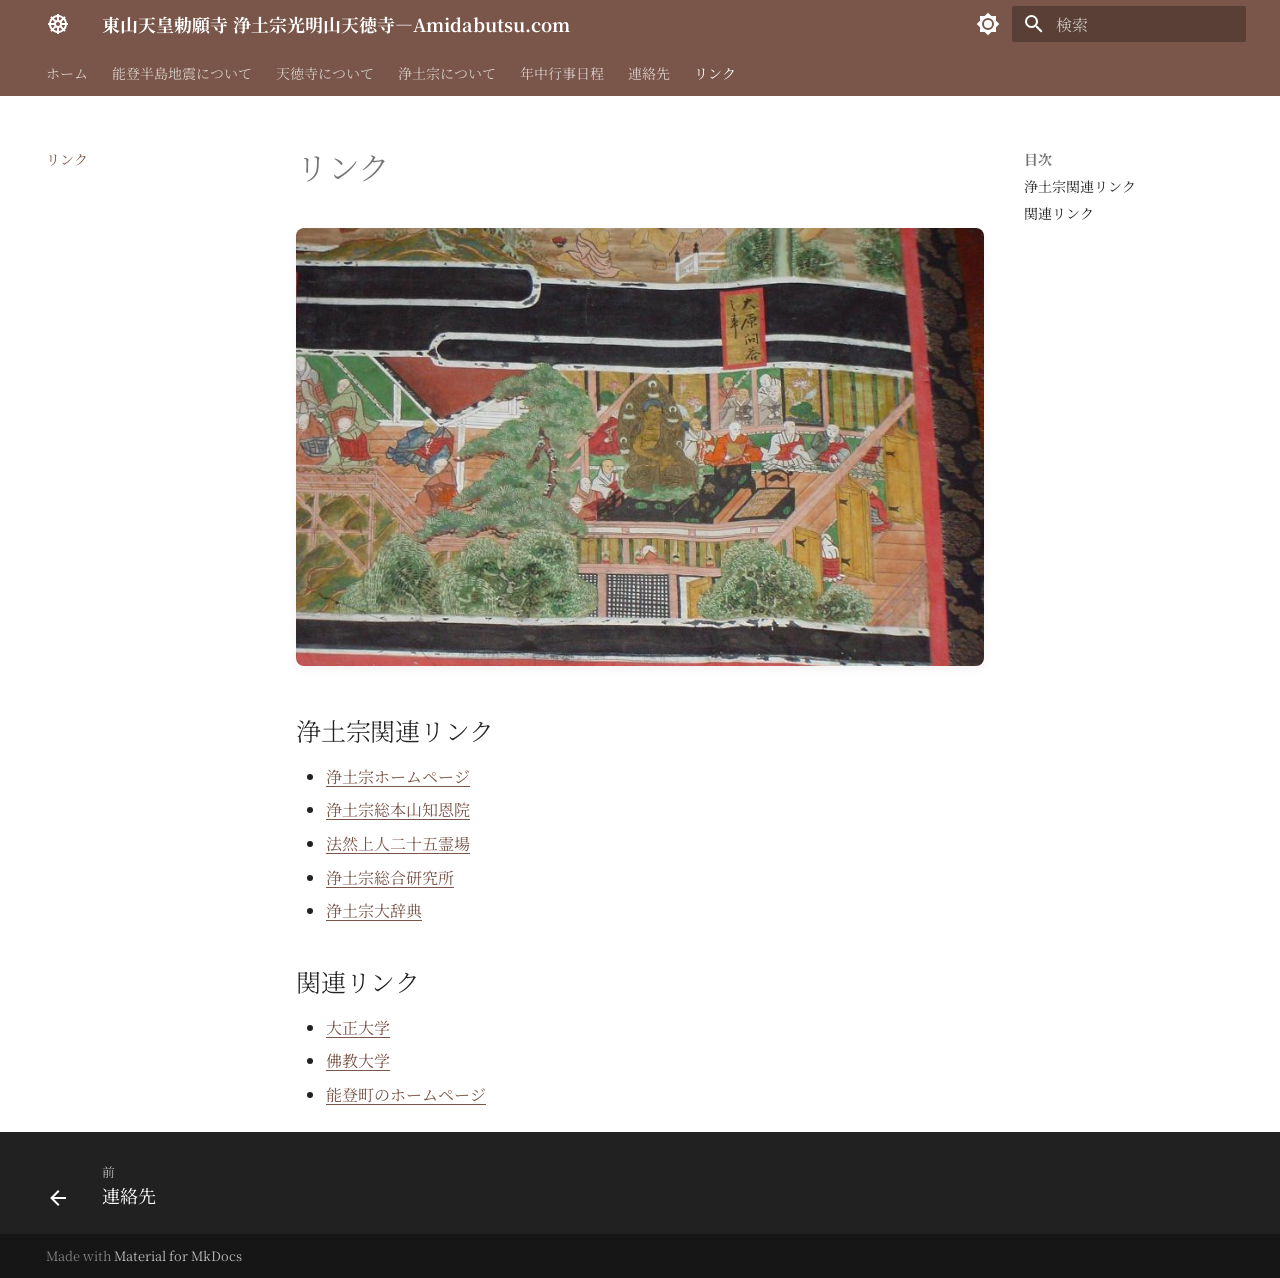
<file: links/index.html>
<!doctype html>
<html lang="ja" class="no-js">
  <head>
    
      <meta charset="utf-8">
      <meta name="viewport" content="width=device-width,initial-scale=1">
      
        <meta name="description" content="浄土宗本庁、総本山知恩院、関連大学や地元の能登町役場など、天徳寺と関連のある各種ウェブサイトのリンク集です。">
      
      
      
        <link rel="canonical" href="https://www.amidabutsu.com/links/">
      
      
        <link rel="prev" href="../contact/">
      
      
      
        
      
      
      <link rel="icon" href="../images/favicon.ico">
      <meta name="generator" content="mkdocs-1.6.1, mkdocs-material-9.7.7">
    
    
      
        <title>リンク - 東山天皇勅願寺 浄土宗光明山天徳寺—Amidabutsu.com</title>
      
    
    
      <link rel="stylesheet" href="../assets/stylesheets/main.ec1eaa64.min.css">
      
        
        <link rel="stylesheet" href="../assets/stylesheets/palette.ab4e12ef.min.css">
      
      


    
    
      
    
    
      
        
        
        <link rel="preconnect" href="https://fonts.gstatic.com" crossorigin>
        <link rel="stylesheet" href="https://fonts.googleapis.com/css?family=Noto+Serif+JP:300,300i,400,400i,700,700i%7CRoboto+Mono:400,400i,700,700i&display=fallback">
        <style>:root{--md-text-font:"Noto Serif JP";--md-code-font:"Roboto Mono"}</style>
      
    
    
      <link rel="stylesheet" href="../stylesheets/custom.css">
    
    <script>__md_scope=new URL("..",location),__md_hash=e=>[...e].reduce(((e,_)=>(e<<5)-e+_.charCodeAt(0)),0),__md_get=(e,_=localStorage,t=__md_scope)=>JSON.parse(_.getItem(t.pathname+"."+e)),__md_set=(e,_,t=localStorage,a=__md_scope)=>{try{t.setItem(a.pathname+"."+e,JSON.stringify(_))}catch(e){}}</script>
    
      

    
    
  </head>
  
  
    
    
      
    
    
    
    
    <body dir="ltr" data-md-color-scheme="default" data-md-color-primary="brown" data-md-color-accent="amber">
  
    
    <input class="md-toggle" data-md-toggle="drawer" type="checkbox" id="__drawer" autocomplete="off">
    <input class="md-toggle" data-md-toggle="search" type="checkbox" id="__search" autocomplete="off">
    <label class="md-overlay" for="__drawer"></label>
    <div data-md-component="skip">
      
        
        <a href="#_1" class="md-skip">
          コンテンツにスキップ
        </a>
      
    </div>
    <div data-md-component="announce">
      
    </div>
    
    
      

<header class="md-header" data-md-component="header">
  <nav class="md-header__inner md-grid" aria-label="ヘッダー">
    <a href=".." title="東山天皇勅願寺 浄土宗光明山天徳寺—Amidabutsu.com" class="md-header__button md-logo" aria-label="東山天皇勅願寺 浄土宗光明山天徳寺—Amidabutsu.com" data-md-component="logo">
      
  
  <svg xmlns="http://www.w3.org/2000/svg" viewBox="0 0 24 24"><path d="M11 2v1c-1.73.2-3.31.9-4.6 1.94l-.76-.76L4.22 5.6l.78.75A9.04 9.04 0 0 0 3 11H2v2h1c.21 1.68.9 3.26 2 4.56l-.78.76 1.42 1.42.75-.74A9.3 9.3 0 0 0 11 21v1h2v-1a9.27 9.27 0 0 0 4.6-2l.76.74 1.42-1.42-.78-.75c1.1-1.3 1.79-2.89 2-4.57h1v-2h-1a9 9 0 0 0-2-4.64l.78-.76-1.42-1.42-.75.76A9 9 0 0 0 13 3V2zm0 3v3l-1 .5-2.19-2.15c.91-.68 2-1.18 3.19-1.35m2 0c1.16.18 2.26.64 3.2 1.35L14 8.5 13 8zM6.4 7.76 8.5 10 8 11H5c.16-1.16.7-2.3 1.39-3.25zm11.2 0c.73.95 1.21 2.06 1.4 3.24h-3l-.5-1 2.11-2.24zM12 10c1.12 0 2 .88 2 2s-.88 2-2 2-2-.88-2-2 .88-2 2-2m-7 3h3l.57 1-2.18 2.15C5.67 15.24 5.19 14.16 5 13m11 0h3a7 7 0 0 1-1.39 3.16L15.5 14zm-6 2.5 1 .5v3a7.04 7.04 0 0 1-3.2-1.43zm4 0 2.19 2.07c-.91.68-2 1.26-3.19 1.43v-3z"/></svg>

    </a>
    <label class="md-header__button md-icon" for="__drawer">
      
      <svg xmlns="http://www.w3.org/2000/svg" viewBox="0 0 24 24"><path d="M3 6h18v2H3zm0 5h18v2H3zm0 5h18v2H3z"/></svg>
    </label>
    <div class="md-header__title" data-md-component="header-title">
      <div class="md-header__ellipsis">
        <div class="md-header__topic">
          <span class="md-ellipsis">
            東山天皇勅願寺 浄土宗光明山天徳寺—Amidabutsu.com
          </span>
        </div>
        <div class="md-header__topic" data-md-component="header-topic">
          <span class="md-ellipsis">
            
              リンク
            
          </span>
        </div>
      </div>
    </div>
    
      
        <form class="md-header__option" data-md-component="palette">
  
    
    
    
    <input class="md-option" data-md-color-media="" data-md-color-scheme="default" data-md-color-primary="brown" data-md-color-accent="amber"  aria-label="ダークモードに切り替え"  type="radio" name="__palette" id="__palette_0">
    
      <label class="md-header__button md-icon" title="ダークモードに切り替え" for="__palette_1" hidden>
        <svg xmlns="http://www.w3.org/2000/svg" viewBox="0 0 24 24"><path d="M12 8a4 4 0 0 0-4 4 4 4 0 0 0 4 4 4 4 0 0 0 4-4 4 4 0 0 0-4-4m0 10a6 6 0 0 1-6-6 6 6 0 0 1 6-6 6 6 0 0 1 6 6 6 6 0 0 1-6 6m8-9.31V4h-4.69L12 .69 8.69 4H4v4.69L.69 12 4 15.31V20h4.69L12 23.31 15.31 20H20v-4.69L23.31 12z"/></svg>
      </label>
    
  
    
    
    
    <input class="md-option" data-md-color-media="" data-md-color-scheme="slate" data-md-color-primary="brown" data-md-color-accent="amber"  aria-label="ライトモードに切り替え"  type="radio" name="__palette" id="__palette_1">
    
      <label class="md-header__button md-icon" title="ライトモードに切り替え" for="__palette_0" hidden>
        <svg xmlns="http://www.w3.org/2000/svg" viewBox="0 0 24 24"><path d="M12 18c-.89 0-1.74-.2-2.5-.55C11.56 16.5 13 14.42 13 12s-1.44-4.5-3.5-5.45C10.26 6.2 11.11 6 12 6a6 6 0 0 1 6 6 6 6 0 0 1-6 6m8-9.31V4h-4.69L12 .69 8.69 4H4v4.69L.69 12 4 15.31V20h4.69L12 23.31 15.31 20H20v-4.69L23.31 12z"/></svg>
      </label>
    
  
</form>
      
    
    
      <script>var palette=__md_get("__palette");if(palette&&palette.color){if("(prefers-color-scheme)"===palette.color.media){var media=matchMedia("(prefers-color-scheme: light)"),input=document.querySelector(media.matches?"[data-md-color-media='(prefers-color-scheme: light)']":"[data-md-color-media='(prefers-color-scheme: dark)']");palette.color.media=input.getAttribute("data-md-color-media"),palette.color.scheme=input.getAttribute("data-md-color-scheme"),palette.color.primary=input.getAttribute("data-md-color-primary"),palette.color.accent=input.getAttribute("data-md-color-accent")}for(var[key,value]of Object.entries(palette.color))document.body.setAttribute("data-md-color-"+key,value)}</script>
    
    
    
      
      
        <label class="md-header__button md-icon" for="__search">
          
          <svg xmlns="http://www.w3.org/2000/svg" viewBox="0 0 24 24"><path d="M9.5 3A6.5 6.5 0 0 1 16 9.5c0 1.61-.59 3.09-1.56 4.23l.27.27h.79l5 5-1.5 1.5-5-5v-.79l-.27-.27A6.52 6.52 0 0 1 9.5 16 6.5 6.5 0 0 1 3 9.5 6.5 6.5 0 0 1 9.5 3m0 2C7 5 5 7 5 9.5S7 14 9.5 14 14 12 14 9.5 12 5 9.5 5"/></svg>
        </label>
        <div class="md-search" data-md-component="search" role="dialog">
  <label class="md-search__overlay" for="__search"></label>
  <div class="md-search__inner" role="search">
    <form class="md-search__form" name="search">
      <input type="text" class="md-search__input" name="query" aria-label="検索" placeholder="検索" autocapitalize="off" autocorrect="off" autocomplete="off" spellcheck="false" data-md-component="search-query" required>
      <label class="md-search__icon md-icon" for="__search">
        
        <svg xmlns="http://www.w3.org/2000/svg" viewBox="0 0 24 24"><path d="M9.5 3A6.5 6.5 0 0 1 16 9.5c0 1.61-.59 3.09-1.56 4.23l.27.27h.79l5 5-1.5 1.5-5-5v-.79l-.27-.27A6.52 6.52 0 0 1 9.5 16 6.5 6.5 0 0 1 3 9.5 6.5 6.5 0 0 1 9.5 3m0 2C7 5 5 7 5 9.5S7 14 9.5 14 14 12 14 9.5 12 5 9.5 5"/></svg>
        
        <svg xmlns="http://www.w3.org/2000/svg" viewBox="0 0 24 24"><path d="M20 11v2H8l5.5 5.5-1.42 1.42L4.16 12l7.92-7.92L13.5 5.5 8 11z"/></svg>
      </label>
      <nav class="md-search__options" aria-label="検索">
        
        <button type="reset" class="md-search__icon md-icon" title="クリア" aria-label="クリア" tabindex="-1">
          
          <svg xmlns="http://www.w3.org/2000/svg" viewBox="0 0 24 24"><path d="M19 6.41 17.59 5 12 10.59 6.41 5 5 6.41 10.59 12 5 17.59 6.41 19 12 13.41 17.59 19 19 17.59 13.41 12z"/></svg>
        </button>
      </nav>
      
        <div class="md-search__suggest" data-md-component="search-suggest"></div>
      
    </form>
    <div class="md-search__output">
      <div class="md-search__scrollwrap" tabindex="0" data-md-scrollfix>
        <div class="md-search-result" data-md-component="search-result">
          <div class="md-search-result__meta">
            検索を初期化
          </div>
          <ol class="md-search-result__list" role="presentation"></ol>
        </div>
      </div>
    </div>
  </div>
</div>
      
    
    
  </nav>
  
</header>
    
    <div class="md-container" data-md-component="container">
      
      
        
          
            
<nav class="md-tabs" aria-label="タブ" data-md-component="tabs">
  <div class="md-grid">
    <ul class="md-tabs__list">
      
        
  
  
  
  
    <li class="md-tabs__item">
      <a href=".." class="md-tabs__link">
        
  
  
    
  
  ホーム

      </a>
    </li>
  

      
        
  
  
  
  
    
    
      <li class="md-tabs__item">
        <a href="../earthquake/" class="md-tabs__link">
          
  
  
  能登半島地震について

        </a>
      </li>
    
  

      
        
  
  
  
  
    <li class="md-tabs__item">
      <a href="../about/" class="md-tabs__link">
        
  
  
    
  
  天徳寺について

      </a>
    </li>
  

      
        
  
  
  
  
    <li class="md-tabs__item">
      <a href="../jodoshu/" class="md-tabs__link">
        
  
  
    
  
  浄土宗について

      </a>
    </li>
  

      
        
  
  
  
  
    <li class="md-tabs__item">
      <a href="../schedule/" class="md-tabs__link">
        
  
  
    
  
  年中行事日程

      </a>
    </li>
  

      
        
  
  
  
  
    <li class="md-tabs__item">
      <a href="../contact/" class="md-tabs__link">
        
  
  
    
  
  連絡先

      </a>
    </li>
  

      
        
  
  
  
    
  
  
    <li class="md-tabs__item md-tabs__item--active">
      <a href="./" class="md-tabs__link">
        
  
  
    
  
  リンク

      </a>
    </li>
  

      
    </ul>
  </div>
</nav>
          
        
      
      <main class="md-main" data-md-component="main">
        <div class="md-main__inner md-grid">
          
            
              
              <div class="md-sidebar md-sidebar--primary" data-md-component="sidebar" data-md-type="navigation" >
                <div class="md-sidebar__scrollwrap">
                  <div class="md-sidebar__inner">
                    


  


<nav class="md-nav md-nav--primary md-nav--lifted" aria-label="ナビゲーション" data-md-level="0">
  <label class="md-nav__title" for="__drawer">
    <a href=".." title="東山天皇勅願寺 浄土宗光明山天徳寺—Amidabutsu.com" class="md-nav__button md-logo" aria-label="東山天皇勅願寺 浄土宗光明山天徳寺—Amidabutsu.com" data-md-component="logo">
      
  
  <svg xmlns="http://www.w3.org/2000/svg" viewBox="0 0 24 24"><path d="M11 2v1c-1.73.2-3.31.9-4.6 1.94l-.76-.76L4.22 5.6l.78.75A9.04 9.04 0 0 0 3 11H2v2h1c.21 1.68.9 3.26 2 4.56l-.78.76 1.42 1.42.75-.74A9.3 9.3 0 0 0 11 21v1h2v-1a9.27 9.27 0 0 0 4.6-2l.76.74 1.42-1.42-.78-.75c1.1-1.3 1.79-2.89 2-4.57h1v-2h-1a9 9 0 0 0-2-4.64l.78-.76-1.42-1.42-.75.76A9 9 0 0 0 13 3V2zm0 3v3l-1 .5-2.19-2.15c.91-.68 2-1.18 3.19-1.35m2 0c1.16.18 2.26.64 3.2 1.35L14 8.5 13 8zM6.4 7.76 8.5 10 8 11H5c.16-1.16.7-2.3 1.39-3.25zm11.2 0c.73.95 1.21 2.06 1.4 3.24h-3l-.5-1 2.11-2.24zM12 10c1.12 0 2 .88 2 2s-.88 2-2 2-2-.88-2-2 .88-2 2-2m-7 3h3l.57 1-2.18 2.15C5.67 15.24 5.19 14.16 5 13m11 0h3a7 7 0 0 1-1.39 3.16L15.5 14zm-6 2.5 1 .5v3a7.04 7.04 0 0 1-3.2-1.43zm4 0 2.19 2.07c-.91.68-2 1.26-3.19 1.43v-3z"/></svg>

    </a>
    東山天皇勅願寺 浄土宗光明山天徳寺—Amidabutsu.com
  </label>
  
  <ul class="md-nav__list" data-md-scrollfix>
    
      
      
  
  
  
  
    <li class="md-nav__item">
      <a href=".." class="md-nav__link">
        
  
  
  <span class="md-ellipsis">
    
  
    ホーム
  

    
  </span>
  
  

      </a>
    </li>
  

    
      
      
  
  
  
  
    
    
    
    
      
      
        
      
    
    
    <li class="md-nav__item md-nav__item--nested">
      
        
        
        <input class="md-nav__toggle md-toggle " type="checkbox" id="__nav_2" >
        
          
          <label class="md-nav__link" for="__nav_2" id="__nav_2_label" tabindex="0">
            
  
  
  <span class="md-ellipsis">
    
  
    能登半島地震について
  

    
  </span>
  
  

            <span class="md-nav__icon md-icon"></span>
          </label>
        
        <nav class="md-nav" data-md-level="1" aria-labelledby="__nav_2_label" aria-expanded="false">
          <label class="md-nav__title" for="__nav_2">
            <span class="md-nav__icon md-icon"></span>
            
  
    能登半島地震について
  

          </label>
          <ul class="md-nav__list" data-md-scrollfix>
            
              
                
  
  
  
  
    <li class="md-nav__item">
      <a href="../earthquake/" class="md-nav__link">
        
  
  
  <span class="md-ellipsis">
    
  
    境内への立ち入り制限について
  

    
  </span>
  
  

      </a>
    </li>
  

              
            
              
                
  
  
  
  
    <li class="md-nav__item">
      <a href="../distant_members/" class="md-nav__link">
        
  
  
  <span class="md-ellipsis">
    
  
    避難先・遠方の皆様へ
  

    
  </span>
  
  

      </a>
    </li>
  

              
            
          </ul>
        </nav>
      
    </li>
  

    
      
      
  
  
  
  
    <li class="md-nav__item">
      <a href="../about/" class="md-nav__link">
        
  
  
  <span class="md-ellipsis">
    
  
    天徳寺について
  

    
  </span>
  
  

      </a>
    </li>
  

    
      
      
  
  
  
  
    <li class="md-nav__item">
      <a href="../jodoshu/" class="md-nav__link">
        
  
  
  <span class="md-ellipsis">
    
  
    浄土宗について
  

    
  </span>
  
  

      </a>
    </li>
  

    
      
      
  
  
  
  
    <li class="md-nav__item">
      <a href="../schedule/" class="md-nav__link">
        
  
  
  <span class="md-ellipsis">
    
  
    年中行事日程
  

    
  </span>
  
  

      </a>
    </li>
  

    
      
      
  
  
  
  
    <li class="md-nav__item">
      <a href="../contact/" class="md-nav__link">
        
  
  
  <span class="md-ellipsis">
    
  
    連絡先
  

    
  </span>
  
  

      </a>
    </li>
  

    
      
      
  
  
    
  
  
  
    <li class="md-nav__item md-nav__item--active">
      
      <input class="md-nav__toggle md-toggle" type="checkbox" id="__toc">
      
      
        
      
      
        <label class="md-nav__link md-nav__link--active" for="__toc">
          
  
  
  <span class="md-ellipsis">
    
  
    リンク
  

    
  </span>
  
  

          <span class="md-nav__icon md-icon"></span>
        </label>
      
      <a href="./" class="md-nav__link md-nav__link--active">
        
  
  
  <span class="md-ellipsis">
    
  
    リンク
  

    
  </span>
  
  

      </a>
      
        

<nav class="md-nav md-nav--secondary" aria-label="目次">
  
  
  
    
  
  
    <label class="md-nav__title" for="__toc">
      <span class="md-nav__icon md-icon"></span>
      目次
    </label>
    <ul class="md-nav__list" data-md-component="toc" data-md-scrollfix>
      
        <li class="md-nav__item">
  <a href="#_2" class="md-nav__link">
    <span class="md-ellipsis">
      
        浄土宗関連リンク
      
    </span>
  </a>
  
</li>
      
        <li class="md-nav__item">
  <a href="#_3" class="md-nav__link">
    <span class="md-ellipsis">
      
        関連リンク
      
    </span>
  </a>
  
</li>
      
    </ul>
  
</nav>
      
    </li>
  

    
  </ul>
</nav>
                  </div>
                </div>
              </div>
            
            
              
              <div class="md-sidebar md-sidebar--secondary" data-md-component="sidebar" data-md-type="toc" >
                <div class="md-sidebar__scrollwrap">
                  <div class="md-sidebar__inner">
                    

<nav class="md-nav md-nav--secondary" aria-label="目次">
  
  
  
    
  
  
    <label class="md-nav__title" for="__toc">
      <span class="md-nav__icon md-icon"></span>
      目次
    </label>
    <ul class="md-nav__list" data-md-component="toc" data-md-scrollfix>
      
        <li class="md-nav__item">
  <a href="#_2" class="md-nav__link">
    <span class="md-ellipsis">
      
        浄土宗関連リンク
      
    </span>
  </a>
  
</li>
      
        <li class="md-nav__item">
  <a href="#_3" class="md-nav__link">
    <span class="md-ellipsis">
      
        関連リンク
      
    </span>
  </a>
  
</li>
      
    </ul>
  
</nav>
                  </div>
                </div>
              </div>
            
          
          
            <div class="md-content" data-md-component="content">
              
                



  


              
              <article class="md-content__inner md-typeset">
                
                  



<h1 id="_1">リンク</h1>
<p><img alt="アイキャッチ画像" src="../images/featured_links.jpg" /></p>
<h2 id="_2">浄土宗関連リンク</h2>
<ul>
<li><a href="https://jodo.or.jp/">浄土宗ホームページ</a></li>
<li><a href="http://www.chion-in.or.jp/">浄土宗総本山知恩院</a></li>
<li><a href="http://www.25reijo.jp/">法然上人二十五霊場</a></li>
<li><a href="http://www.jsri.jp/">浄土宗総合研究所</a></li>
<li><a href="http://jodoshuzensho.jp/daijiten/index.php/%E3%83%A1%E3%82%A4%E3%83%B3%E3%83%9A%E3%83%BC%E3%82%B8">浄土宗大辞典</a></li>
</ul>
<h2 id="_3">関連リンク</h2>
<ul>
<li><a href="http://www.tais.ac.jp/">大正大学</a></li>
<li><a href="http://www.bukkyo-u.ac.jp/">佛教大学</a></li>
<li><a href="http://www.town.noto.ishikawa.jp/">能登町のホームページ</a></li>
</ul>







  
  






                
              </article>
            </div>
          
          
<script>var target=document.getElementById(location.hash.slice(1));target&&target.name&&(target.checked=target.name.startsWith("__tabbed_"))</script>
        </div>
        
          <button type="button" class="md-top md-icon" data-md-component="top" hidden>
  
  <svg xmlns="http://www.w3.org/2000/svg" viewBox="0 0 24 24"><path d="M13 20h-2V8l-5.5 5.5-1.42-1.42L12 4.16l7.92 7.92-1.42 1.42L13 8z"/></svg>
  ページトップへ戻る
</button>
        
      </main>
      
        <footer class="md-footer">
  
    
      
      <nav class="md-footer__inner md-grid" aria-label="フッター" >
        
          
          <a href="../contact/" class="md-footer__link md-footer__link--prev" aria-label="前: 連絡先">
            <div class="md-footer__button md-icon">
              
              <svg xmlns="http://www.w3.org/2000/svg" viewBox="0 0 24 24"><path d="M20 11v2H8l5.5 5.5-1.42 1.42L4.16 12l7.92-7.92L13.5 5.5 8 11z"/></svg>
            </div>
            <div class="md-footer__title">
              <span class="md-footer__direction">
                前
              </span>
              <div class="md-ellipsis">
                連絡先
              </div>
            </div>
          </a>
        
        
      </nav>
    
  
  <div class="md-footer-meta md-typeset">
    <div class="md-footer-meta__inner md-grid">
      <div class="md-copyright">
  
  
    Made with
    <a href="https://squidfunk.github.io/mkdocs-material/" target="_blank" rel="noopener">
      Material for MkDocs
    </a>
  
</div>
      
    </div>
  </div>
</footer>
      
    </div>
    <div class="md-dialog" data-md-component="dialog">
      <div class="md-dialog__inner md-typeset"></div>
    </div>
    
    
    
      
      
      <script id="__config" type="application/json">{"annotate": null, "base": "..", "features": ["navigation.tabs", "navigation.sections", "navigation.top", "search.suggest", "search.highlight", "navigation.path", "navigation.footer", "navigation.instant", "keyboard"], "search": "../assets/javascripts/workers/search.2c215733.min.js", "tags": null, "translations": {"clipboard.copied": "\u30b3\u30d4\u30fc\u3057\u307e\u3057\u305f", "clipboard.copy": "\u30af\u30ea\u30c3\u30d7\u30dc\u30fc\u30c9\u3078\u30b3\u30d4\u30fc", "search.result.more.one": "\u3053\u306e\u30da\u30fc\u30b8\u5185\u306b\u3082\u30461\u4ef6\u898b\u3064\u304b\u308a\u307e\u3057\u305f", "search.result.more.other": "\u3053\u306e\u30da\u30fc\u30b8\u5185\u306b\u3042\u3068#\u4ef6\u898b\u3064\u304b\u308a\u307e\u3057\u305f", "search.result.none": "\u4f55\u3082\u898b\u3064\u304b\u308a\u307e\u305b\u3093\u3067\u3057\u305f", "search.result.one": "1\u4ef6\u898b\u3064\u304b\u308a\u307e\u3057\u305f", "search.result.other": "#\u4ef6\u898b\u3064\u304b\u308a\u307e\u3057\u305f", "search.result.placeholder": "\u691c\u7d22\u30ad\u30fc\u30ef\u30fc\u30c9\u3092\u5165\u529b\u3057\u3066\u304f\u3060\u3055\u3044", "search.result.term.missing": "\u691c\u7d22\u306b\u542b\u307e\u308c\u306a\u3044", "select.version": "\u30d0\u30fc\u30b8\u30e7\u30f3\u5207\u308a\u66ff\u3048"}, "version": null}</script>
    
    
      <script src="../assets/javascripts/bundle.d7400e89.min.js"></script>
      
    
  </body>
</html>
</file>
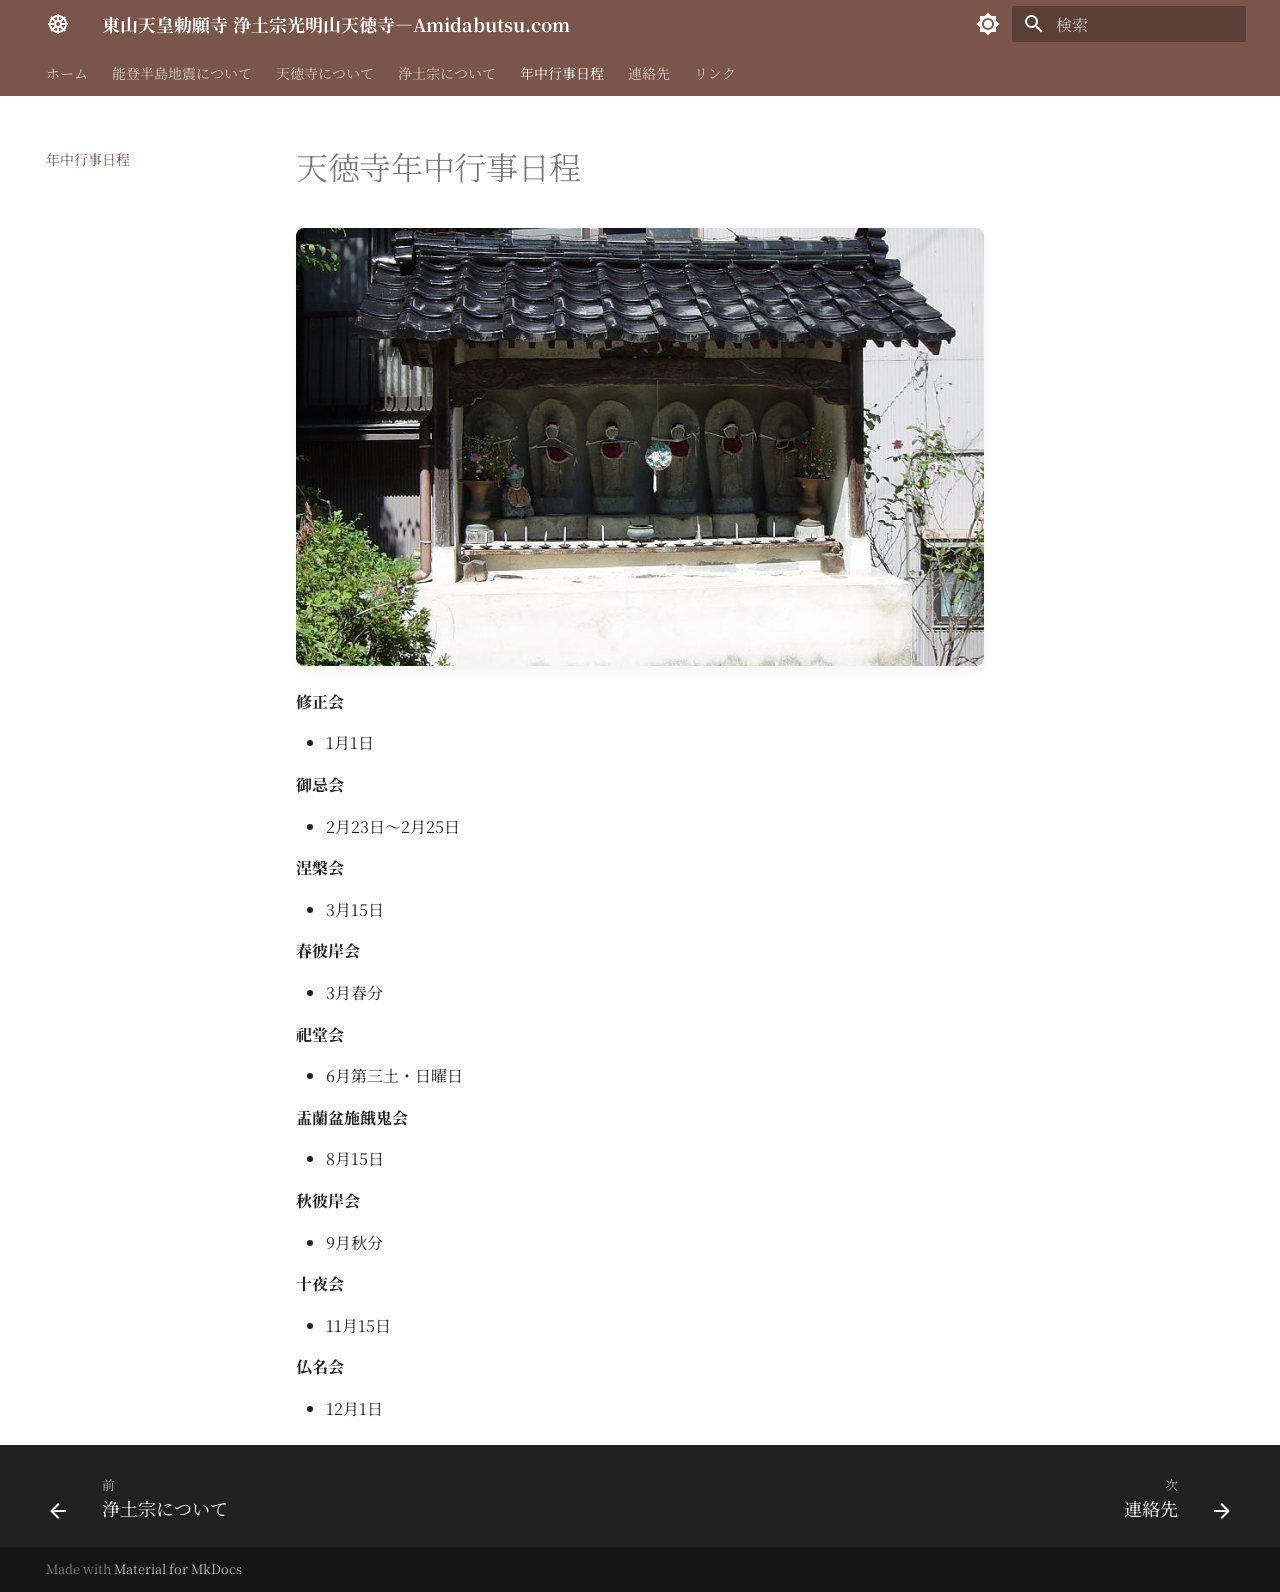
<file: schedule/index.html>
<!doctype html>
<html lang="ja" class="no-js">
  <head>
    
      <meta charset="utf-8">
      <meta name="viewport" content="width=device-width,initial-scale=1">
      
        <meta name="description" content="修正会、御忌会、涅槃会、春彼岸会、祀堂会、盂蘭盆施餓鬼会、秋彼岸会、十夜会、仏名会など、天徳寺で執り行われる年間の法要・行事スケジュールです。">
      
      
      
        <link rel="canonical" href="https://www.amidabutsu.com/schedule/">
      
      
        <link rel="prev" href="../jodoshu/">
      
      
        <link rel="next" href="../contact/">
      
      
        
      
      
      <link rel="icon" href="../images/favicon.ico">
      <meta name="generator" content="mkdocs-1.6.1, mkdocs-material-9.7.7">
    
    
      
        <title>天徳寺年中行事日程 - 東山天皇勅願寺 浄土宗光明山天徳寺—Amidabutsu.com</title>
      
    
    
      <link rel="stylesheet" href="../assets/stylesheets/main.ec1eaa64.min.css">
      
        
        <link rel="stylesheet" href="../assets/stylesheets/palette.ab4e12ef.min.css">
      
      


    
    
      
    
    
      
        
        
        <link rel="preconnect" href="https://fonts.gstatic.com" crossorigin>
        <link rel="stylesheet" href="https://fonts.googleapis.com/css?family=Noto+Serif+JP:300,300i,400,400i,700,700i%7CRoboto+Mono:400,400i,700,700i&display=fallback">
        <style>:root{--md-text-font:"Noto Serif JP";--md-code-font:"Roboto Mono"}</style>
      
    
    
      <link rel="stylesheet" href="../stylesheets/custom.css">
    
    <script>__md_scope=new URL("..",location),__md_hash=e=>[...e].reduce(((e,_)=>(e<<5)-e+_.charCodeAt(0)),0),__md_get=(e,_=localStorage,t=__md_scope)=>JSON.parse(_.getItem(t.pathname+"."+e)),__md_set=(e,_,t=localStorage,a=__md_scope)=>{try{t.setItem(a.pathname+"."+e,JSON.stringify(_))}catch(e){}}</script>
    
      

    
    
  </head>
  
  
    
    
      
    
    
    
    
    <body dir="ltr" data-md-color-scheme="default" data-md-color-primary="brown" data-md-color-accent="amber">
  
    
    <input class="md-toggle" data-md-toggle="drawer" type="checkbox" id="__drawer" autocomplete="off">
    <input class="md-toggle" data-md-toggle="search" type="checkbox" id="__search" autocomplete="off">
    <label class="md-overlay" for="__drawer"></label>
    <div data-md-component="skip">
      
        
        <a href="#_1" class="md-skip">
          コンテンツにスキップ
        </a>
      
    </div>
    <div data-md-component="announce">
      
    </div>
    
    
      

<header class="md-header" data-md-component="header">
  <nav class="md-header__inner md-grid" aria-label="ヘッダー">
    <a href=".." title="東山天皇勅願寺 浄土宗光明山天徳寺—Amidabutsu.com" class="md-header__button md-logo" aria-label="東山天皇勅願寺 浄土宗光明山天徳寺—Amidabutsu.com" data-md-component="logo">
      
  
  <svg xmlns="http://www.w3.org/2000/svg" viewBox="0 0 24 24"><path d="M11 2v1c-1.73.2-3.31.9-4.6 1.94l-.76-.76L4.22 5.6l.78.75A9.04 9.04 0 0 0 3 11H2v2h1c.21 1.68.9 3.26 2 4.56l-.78.76 1.42 1.42.75-.74A9.3 9.3 0 0 0 11 21v1h2v-1a9.27 9.27 0 0 0 4.6-2l.76.74 1.42-1.42-.78-.75c1.1-1.3 1.79-2.89 2-4.57h1v-2h-1a9 9 0 0 0-2-4.64l.78-.76-1.42-1.42-.75.76A9 9 0 0 0 13 3V2zm0 3v3l-1 .5-2.19-2.15c.91-.68 2-1.18 3.19-1.35m2 0c1.16.18 2.26.64 3.2 1.35L14 8.5 13 8zM6.4 7.76 8.5 10 8 11H5c.16-1.16.7-2.3 1.39-3.25zm11.2 0c.73.95 1.21 2.06 1.4 3.24h-3l-.5-1 2.11-2.24zM12 10c1.12 0 2 .88 2 2s-.88 2-2 2-2-.88-2-2 .88-2 2-2m-7 3h3l.57 1-2.18 2.15C5.67 15.24 5.19 14.16 5 13m11 0h3a7 7 0 0 1-1.39 3.16L15.5 14zm-6 2.5 1 .5v3a7.04 7.04 0 0 1-3.2-1.43zm4 0 2.19 2.07c-.91.68-2 1.26-3.19 1.43v-3z"/></svg>

    </a>
    <label class="md-header__button md-icon" for="__drawer">
      
      <svg xmlns="http://www.w3.org/2000/svg" viewBox="0 0 24 24"><path d="M3 6h18v2H3zm0 5h18v2H3zm0 5h18v2H3z"/></svg>
    </label>
    <div class="md-header__title" data-md-component="header-title">
      <div class="md-header__ellipsis">
        <div class="md-header__topic">
          <span class="md-ellipsis">
            東山天皇勅願寺 浄土宗光明山天徳寺—Amidabutsu.com
          </span>
        </div>
        <div class="md-header__topic" data-md-component="header-topic">
          <span class="md-ellipsis">
            
              天徳寺年中行事日程
            
          </span>
        </div>
      </div>
    </div>
    
      
        <form class="md-header__option" data-md-component="palette">
  
    
    
    
    <input class="md-option" data-md-color-media="" data-md-color-scheme="default" data-md-color-primary="brown" data-md-color-accent="amber"  aria-label="ダークモードに切り替え"  type="radio" name="__palette" id="__palette_0">
    
      <label class="md-header__button md-icon" title="ダークモードに切り替え" for="__palette_1" hidden>
        <svg xmlns="http://www.w3.org/2000/svg" viewBox="0 0 24 24"><path d="M12 8a4 4 0 0 0-4 4 4 4 0 0 0 4 4 4 4 0 0 0 4-4 4 4 0 0 0-4-4m0 10a6 6 0 0 1-6-6 6 6 0 0 1 6-6 6 6 0 0 1 6 6 6 6 0 0 1-6 6m8-9.31V4h-4.69L12 .69 8.69 4H4v4.69L.69 12 4 15.31V20h4.69L12 23.31 15.31 20H20v-4.69L23.31 12z"/></svg>
      </label>
    
  
    
    
    
    <input class="md-option" data-md-color-media="" data-md-color-scheme="slate" data-md-color-primary="brown" data-md-color-accent="amber"  aria-label="ライトモードに切り替え"  type="radio" name="__palette" id="__palette_1">
    
      <label class="md-header__button md-icon" title="ライトモードに切り替え" for="__palette_0" hidden>
        <svg xmlns="http://www.w3.org/2000/svg" viewBox="0 0 24 24"><path d="M12 18c-.89 0-1.74-.2-2.5-.55C11.56 16.5 13 14.42 13 12s-1.44-4.5-3.5-5.45C10.26 6.2 11.11 6 12 6a6 6 0 0 1 6 6 6 6 0 0 1-6 6m8-9.31V4h-4.69L12 .69 8.69 4H4v4.69L.69 12 4 15.31V20h4.69L12 23.31 15.31 20H20v-4.69L23.31 12z"/></svg>
      </label>
    
  
</form>
      
    
    
      <script>var palette=__md_get("__palette");if(palette&&palette.color){if("(prefers-color-scheme)"===palette.color.media){var media=matchMedia("(prefers-color-scheme: light)"),input=document.querySelector(media.matches?"[data-md-color-media='(prefers-color-scheme: light)']":"[data-md-color-media='(prefers-color-scheme: dark)']");palette.color.media=input.getAttribute("data-md-color-media"),palette.color.scheme=input.getAttribute("data-md-color-scheme"),palette.color.primary=input.getAttribute("data-md-color-primary"),palette.color.accent=input.getAttribute("data-md-color-accent")}for(var[key,value]of Object.entries(palette.color))document.body.setAttribute("data-md-color-"+key,value)}</script>
    
    
    
      
      
        <label class="md-header__button md-icon" for="__search">
          
          <svg xmlns="http://www.w3.org/2000/svg" viewBox="0 0 24 24"><path d="M9.5 3A6.5 6.5 0 0 1 16 9.5c0 1.61-.59 3.09-1.56 4.23l.27.27h.79l5 5-1.5 1.5-5-5v-.79l-.27-.27A6.52 6.52 0 0 1 9.5 16 6.5 6.5 0 0 1 3 9.5 6.5 6.5 0 0 1 9.5 3m0 2C7 5 5 7 5 9.5S7 14 9.5 14 14 12 14 9.5 12 5 9.5 5"/></svg>
        </label>
        <div class="md-search" data-md-component="search" role="dialog">
  <label class="md-search__overlay" for="__search"></label>
  <div class="md-search__inner" role="search">
    <form class="md-search__form" name="search">
      <input type="text" class="md-search__input" name="query" aria-label="検索" placeholder="検索" autocapitalize="off" autocorrect="off" autocomplete="off" spellcheck="false" data-md-component="search-query" required>
      <label class="md-search__icon md-icon" for="__search">
        
        <svg xmlns="http://www.w3.org/2000/svg" viewBox="0 0 24 24"><path d="M9.5 3A6.5 6.5 0 0 1 16 9.5c0 1.61-.59 3.09-1.56 4.23l.27.27h.79l5 5-1.5 1.5-5-5v-.79l-.27-.27A6.52 6.52 0 0 1 9.5 16 6.5 6.5 0 0 1 3 9.5 6.5 6.5 0 0 1 9.5 3m0 2C7 5 5 7 5 9.5S7 14 9.5 14 14 12 14 9.5 12 5 9.5 5"/></svg>
        
        <svg xmlns="http://www.w3.org/2000/svg" viewBox="0 0 24 24"><path d="M20 11v2H8l5.5 5.5-1.42 1.42L4.16 12l7.92-7.92L13.5 5.5 8 11z"/></svg>
      </label>
      <nav class="md-search__options" aria-label="検索">
        
        <button type="reset" class="md-search__icon md-icon" title="クリア" aria-label="クリア" tabindex="-1">
          
          <svg xmlns="http://www.w3.org/2000/svg" viewBox="0 0 24 24"><path d="M19 6.41 17.59 5 12 10.59 6.41 5 5 6.41 10.59 12 5 17.59 6.41 19 12 13.41 17.59 19 19 17.59 13.41 12z"/></svg>
        </button>
      </nav>
      
        <div class="md-search__suggest" data-md-component="search-suggest"></div>
      
    </form>
    <div class="md-search__output">
      <div class="md-search__scrollwrap" tabindex="0" data-md-scrollfix>
        <div class="md-search-result" data-md-component="search-result">
          <div class="md-search-result__meta">
            検索を初期化
          </div>
          <ol class="md-search-result__list" role="presentation"></ol>
        </div>
      </div>
    </div>
  </div>
</div>
      
    
    
  </nav>
  
</header>
    
    <div class="md-container" data-md-component="container">
      
      
        
          
            
<nav class="md-tabs" aria-label="タブ" data-md-component="tabs">
  <div class="md-grid">
    <ul class="md-tabs__list">
      
        
  
  
  
  
    <li class="md-tabs__item">
      <a href=".." class="md-tabs__link">
        
  
  
    
  
  ホーム

      </a>
    </li>
  

      
        
  
  
  
  
    
    
      <li class="md-tabs__item">
        <a href="../earthquake/" class="md-tabs__link">
          
  
  
  能登半島地震について

        </a>
      </li>
    
  

      
        
  
  
  
  
    <li class="md-tabs__item">
      <a href="../about/" class="md-tabs__link">
        
  
  
    
  
  天徳寺について

      </a>
    </li>
  

      
        
  
  
  
  
    <li class="md-tabs__item">
      <a href="../jodoshu/" class="md-tabs__link">
        
  
  
    
  
  浄土宗について

      </a>
    </li>
  

      
        
  
  
  
    
  
  
    <li class="md-tabs__item md-tabs__item--active">
      <a href="./" class="md-tabs__link">
        
  
  
    
  
  年中行事日程

      </a>
    </li>
  

      
        
  
  
  
  
    <li class="md-tabs__item">
      <a href="../contact/" class="md-tabs__link">
        
  
  
    
  
  連絡先

      </a>
    </li>
  

      
        
  
  
  
  
    <li class="md-tabs__item">
      <a href="../links/" class="md-tabs__link">
        
  
  
    
  
  リンク

      </a>
    </li>
  

      
    </ul>
  </div>
</nav>
          
        
      
      <main class="md-main" data-md-component="main">
        <div class="md-main__inner md-grid">
          
            
              
              <div class="md-sidebar md-sidebar--primary" data-md-component="sidebar" data-md-type="navigation" >
                <div class="md-sidebar__scrollwrap">
                  <div class="md-sidebar__inner">
                    


  


<nav class="md-nav md-nav--primary md-nav--lifted" aria-label="ナビゲーション" data-md-level="0">
  <label class="md-nav__title" for="__drawer">
    <a href=".." title="東山天皇勅願寺 浄土宗光明山天徳寺—Amidabutsu.com" class="md-nav__button md-logo" aria-label="東山天皇勅願寺 浄土宗光明山天徳寺—Amidabutsu.com" data-md-component="logo">
      
  
  <svg xmlns="http://www.w3.org/2000/svg" viewBox="0 0 24 24"><path d="M11 2v1c-1.73.2-3.31.9-4.6 1.94l-.76-.76L4.22 5.6l.78.75A9.04 9.04 0 0 0 3 11H2v2h1c.21 1.68.9 3.26 2 4.56l-.78.76 1.42 1.42.75-.74A9.3 9.3 0 0 0 11 21v1h2v-1a9.27 9.27 0 0 0 4.6-2l.76.74 1.42-1.42-.78-.75c1.1-1.3 1.79-2.89 2-4.57h1v-2h-1a9 9 0 0 0-2-4.64l.78-.76-1.42-1.42-.75.76A9 9 0 0 0 13 3V2zm0 3v3l-1 .5-2.19-2.15c.91-.68 2-1.18 3.19-1.35m2 0c1.16.18 2.26.64 3.2 1.35L14 8.5 13 8zM6.4 7.76 8.5 10 8 11H5c.16-1.16.7-2.3 1.39-3.25zm11.2 0c.73.95 1.21 2.06 1.4 3.24h-3l-.5-1 2.11-2.24zM12 10c1.12 0 2 .88 2 2s-.88 2-2 2-2-.88-2-2 .88-2 2-2m-7 3h3l.57 1-2.18 2.15C5.67 15.24 5.19 14.16 5 13m11 0h3a7 7 0 0 1-1.39 3.16L15.5 14zm-6 2.5 1 .5v3a7.04 7.04 0 0 1-3.2-1.43zm4 0 2.19 2.07c-.91.68-2 1.26-3.19 1.43v-3z"/></svg>

    </a>
    東山天皇勅願寺 浄土宗光明山天徳寺—Amidabutsu.com
  </label>
  
  <ul class="md-nav__list" data-md-scrollfix>
    
      
      
  
  
  
  
    <li class="md-nav__item">
      <a href=".." class="md-nav__link">
        
  
  
  <span class="md-ellipsis">
    
  
    ホーム
  

    
  </span>
  
  

      </a>
    </li>
  

    
      
      
  
  
  
  
    
    
    
    
      
      
        
      
    
    
    <li class="md-nav__item md-nav__item--nested">
      
        
        
        <input class="md-nav__toggle md-toggle " type="checkbox" id="__nav_2" >
        
          
          <label class="md-nav__link" for="__nav_2" id="__nav_2_label" tabindex="0">
            
  
  
  <span class="md-ellipsis">
    
  
    能登半島地震について
  

    
  </span>
  
  

            <span class="md-nav__icon md-icon"></span>
          </label>
        
        <nav class="md-nav" data-md-level="1" aria-labelledby="__nav_2_label" aria-expanded="false">
          <label class="md-nav__title" for="__nav_2">
            <span class="md-nav__icon md-icon"></span>
            
  
    能登半島地震について
  

          </label>
          <ul class="md-nav__list" data-md-scrollfix>
            
              
                
  
  
  
  
    <li class="md-nav__item">
      <a href="../earthquake/" class="md-nav__link">
        
  
  
  <span class="md-ellipsis">
    
  
    境内への立ち入り制限について
  

    
  </span>
  
  

      </a>
    </li>
  

              
            
              
                
  
  
  
  
    <li class="md-nav__item">
      <a href="../distant_members/" class="md-nav__link">
        
  
  
  <span class="md-ellipsis">
    
  
    避難先・遠方の皆様へ
  

    
  </span>
  
  

      </a>
    </li>
  

              
            
          </ul>
        </nav>
      
    </li>
  

    
      
      
  
  
  
  
    <li class="md-nav__item">
      <a href="../about/" class="md-nav__link">
        
  
  
  <span class="md-ellipsis">
    
  
    天徳寺について
  

    
  </span>
  
  

      </a>
    </li>
  

    
      
      
  
  
  
  
    <li class="md-nav__item">
      <a href="../jodoshu/" class="md-nav__link">
        
  
  
  <span class="md-ellipsis">
    
  
    浄土宗について
  

    
  </span>
  
  

      </a>
    </li>
  

    
      
      
  
  
    
  
  
  
    <li class="md-nav__item md-nav__item--active">
      
      <input class="md-nav__toggle md-toggle" type="checkbox" id="__toc">
      
      
        
      
      
      <a href="./" class="md-nav__link md-nav__link--active">
        
  
  
  <span class="md-ellipsis">
    
  
    年中行事日程
  

    
  </span>
  
  

      </a>
      
    </li>
  

    
      
      
  
  
  
  
    <li class="md-nav__item">
      <a href="../contact/" class="md-nav__link">
        
  
  
  <span class="md-ellipsis">
    
  
    連絡先
  

    
  </span>
  
  

      </a>
    </li>
  

    
      
      
  
  
  
  
    <li class="md-nav__item">
      <a href="../links/" class="md-nav__link">
        
  
  
  <span class="md-ellipsis">
    
  
    リンク
  

    
  </span>
  
  

      </a>
    </li>
  

    
  </ul>
</nav>
                  </div>
                </div>
              </div>
            
            
              
              <div class="md-sidebar md-sidebar--secondary" data-md-component="sidebar" data-md-type="toc" >
                <div class="md-sidebar__scrollwrap">
                  <div class="md-sidebar__inner">
                    

<nav class="md-nav md-nav--secondary" aria-label="目次">
  
  
  
    
  
  
</nav>
                  </div>
                </div>
              </div>
            
          
          
            <div class="md-content" data-md-component="content">
              
                



  


              
              <article class="md-content__inner md-typeset">
                
                  



<h1 id="_1">天徳寺年中行事日程</h1>
<p><img alt="アイキャッチ画像" src="../images/featured_schedule.jpg" /></p>
<p><strong>修正会</strong></p>
<ul>
<li>1月1日</li>
</ul>
<p><strong>御忌会</strong></p>
<ul>
<li>2月23日〜2月25日</li>
</ul>
<p><strong>涅槃会</strong></p>
<ul>
<li>3月15日</li>
</ul>
<p><strong>春彼岸会</strong></p>
<ul>
<li>3月春分</li>
</ul>
<p><strong>祀堂会</strong></p>
<ul>
<li>6月第三土・日曜日</li>
</ul>
<p><strong>盂蘭盆施餓鬼会</strong></p>
<ul>
<li>8月15日</li>
</ul>
<p><strong>秋彼岸会</strong></p>
<ul>
<li>9月秋分</li>
</ul>
<p><strong>十夜会</strong></p>
<ul>
<li>11月15日</li>
</ul>
<p><strong>仏名会</strong></p>
<ul>
<li>12月1日</li>
</ul>







  
  






                
              </article>
            </div>
          
          
<script>var target=document.getElementById(location.hash.slice(1));target&&target.name&&(target.checked=target.name.startsWith("__tabbed_"))</script>
        </div>
        
          <button type="button" class="md-top md-icon" data-md-component="top" hidden>
  
  <svg xmlns="http://www.w3.org/2000/svg" viewBox="0 0 24 24"><path d="M13 20h-2V8l-5.5 5.5-1.42-1.42L12 4.16l7.92 7.92-1.42 1.42L13 8z"/></svg>
  ページトップへ戻る
</button>
        
      </main>
      
        <footer class="md-footer">
  
    
      
      <nav class="md-footer__inner md-grid" aria-label="フッター" >
        
          
          <a href="../jodoshu/" class="md-footer__link md-footer__link--prev" aria-label="前: 浄土宗について">
            <div class="md-footer__button md-icon">
              
              <svg xmlns="http://www.w3.org/2000/svg" viewBox="0 0 24 24"><path d="M20 11v2H8l5.5 5.5-1.42 1.42L4.16 12l7.92-7.92L13.5 5.5 8 11z"/></svg>
            </div>
            <div class="md-footer__title">
              <span class="md-footer__direction">
                前
              </span>
              <div class="md-ellipsis">
                浄土宗について
              </div>
            </div>
          </a>
        
        
          
          <a href="../contact/" class="md-footer__link md-footer__link--next" aria-label="次: 連絡先">
            <div class="md-footer__title">
              <span class="md-footer__direction">
                次
              </span>
              <div class="md-ellipsis">
                連絡先
              </div>
            </div>
            <div class="md-footer__button md-icon">
              
              <svg xmlns="http://www.w3.org/2000/svg" viewBox="0 0 24 24"><path d="M4 11v2h12l-5.5 5.5 1.42 1.42L19.84 12l-7.92-7.92L10.5 5.5 16 11z"/></svg>
            </div>
          </a>
        
      </nav>
    
  
  <div class="md-footer-meta md-typeset">
    <div class="md-footer-meta__inner md-grid">
      <div class="md-copyright">
  
  
    Made with
    <a href="https://squidfunk.github.io/mkdocs-material/" target="_blank" rel="noopener">
      Material for MkDocs
    </a>
  
</div>
      
    </div>
  </div>
</footer>
      
    </div>
    <div class="md-dialog" data-md-component="dialog">
      <div class="md-dialog__inner md-typeset"></div>
    </div>
    
    
    
      
      
      <script id="__config" type="application/json">{"annotate": null, "base": "..", "features": ["navigation.tabs", "navigation.sections", "navigation.top", "search.suggest", "search.highlight", "navigation.path", "navigation.footer", "navigation.instant", "keyboard"], "search": "../assets/javascripts/workers/search.2c215733.min.js", "tags": null, "translations": {"clipboard.copied": "\u30b3\u30d4\u30fc\u3057\u307e\u3057\u305f", "clipboard.copy": "\u30af\u30ea\u30c3\u30d7\u30dc\u30fc\u30c9\u3078\u30b3\u30d4\u30fc", "search.result.more.one": "\u3053\u306e\u30da\u30fc\u30b8\u5185\u306b\u3082\u30461\u4ef6\u898b\u3064\u304b\u308a\u307e\u3057\u305f", "search.result.more.other": "\u3053\u306e\u30da\u30fc\u30b8\u5185\u306b\u3042\u3068#\u4ef6\u898b\u3064\u304b\u308a\u307e\u3057\u305f", "search.result.none": "\u4f55\u3082\u898b\u3064\u304b\u308a\u307e\u305b\u3093\u3067\u3057\u305f", "search.result.one": "1\u4ef6\u898b\u3064\u304b\u308a\u307e\u3057\u305f", "search.result.other": "#\u4ef6\u898b\u3064\u304b\u308a\u307e\u3057\u305f", "search.result.placeholder": "\u691c\u7d22\u30ad\u30fc\u30ef\u30fc\u30c9\u3092\u5165\u529b\u3057\u3066\u304f\u3060\u3055\u3044", "search.result.term.missing": "\u691c\u7d22\u306b\u542b\u307e\u308c\u306a\u3044", "select.version": "\u30d0\u30fc\u30b8\u30e7\u30f3\u5207\u308a\u66ff\u3048"}, "version": null}</script>
    
    
      <script src="../assets/javascripts/bundle.d7400e89.min.js"></script>
      
    
  </body>
</html>
</file>
<file: stylesheets/custom.css>
/*
  天徳寺様Webサイト用 カスタムスタイルシート
  サイト全体の画像（アイキャッチ画像など）の角を丸く表示します。
*/

img {
  /* 角丸の半径を設定 */
  border-radius: 8px;
  /* 画像の周囲にわずかなシャドウを加えて高級感を演出 */
  box-shadow: 0 4px 10px rgba(0, 0, 0, 0.05);
}

/* 記事本文内のリンク（aタグ）のスタイル改善 */
.md-content a {
  /* 常に下線を表示し、少し位置を下げて読みやすくする */
  text-decoration: underline;
  text-underline-offset: 3px; 
  text-decoration-thickness: 1px; /* 下線の太さ（細め） */
  
  /* 色や下線の変化を滑らかにするアニメーション効果 */
  transition: color 0.25s ease, text-decoration-thickness 0.25s ease;
}

/* リンクにマウスを乗せた（ホバー）時のスタイル */
.md-content a:hover {
  /* 下線を少し太くし、アクセントカラー（琥珀色）に変更 */
  text-decoration-thickness: 2px;
  color: var(--md-accent-color);
}
</file>
<file: assets/stylesheets/main.ec1eaa64.min.css>
@charset "UTF-8";html{-webkit-text-size-adjust:none;-moz-text-size-adjust:none;text-size-adjust:none;box-sizing:border-box}*,:after,:before{box-sizing:inherit}@media (prefers-reduced-motion){*,:after,:before{transition:none!important}}body{margin:0}a,button,input,label{-webkit-tap-highlight-color:transparent}a{color:inherit;text-decoration:none}hr{border:0;box-sizing:initial;display:block;height:.05rem;overflow:visible;padding:0}small{font-size:80%}sub,sup{line-height:1em}img{border-style:none}table{border-collapse:initial;border-spacing:0}td,th{font-weight:400;vertical-align:top}button{background:#0000;border:0;font-family:inherit;font-size:inherit;margin:0;padding:0}input{border:0;outline:none}:root{--md-primary-fg-color:#4051b5;--md-primary-fg-color--light:#5d6cc0;--md-primary-fg-color--dark:#303fa1;--md-primary-bg-color:#fff;--md-primary-bg-color--light:#ffffffb3;--md-accent-fg-color:#526cfe;--md-accent-fg-color--transparent:#526cfe1a;--md-accent-bg-color:#fff;--md-accent-bg-color--light:#ffffffb3}[data-md-color-scheme=default]{color-scheme:light}[data-md-color-scheme=default] img[src$="#gh-dark-mode-only"],[data-md-color-scheme=default] img[src$="#only-dark"]{display:none}:root,[data-md-color-scheme=default]{--md-hue:225deg;--md-default-fg-color:#000000de;--md-default-fg-color--light:#0000008a;--md-default-fg-color--lighter:#00000052;--md-default-fg-color--lightest:#00000012;--md-default-bg-color:#fff;--md-default-bg-color--light:#ffffffb3;--md-default-bg-color--lighter:#ffffff4d;--md-default-bg-color--lightest:#ffffff1f;--md-code-fg-color:#36464e;--md-code-bg-color:#f5f5f5;--md-code-bg-color--light:#f5f5f5b3;--md-code-bg-color--lighter:#f5f5f54d;--md-code-hl-color:#4287ff;--md-code-hl-color--light:#4287ff1a;--md-code-hl-number-color:#d52a2a;--md-code-hl-special-color:#db1457;--md-code-hl-function-color:#a846b9;--md-code-hl-constant-color:#6e59d9;--md-code-hl-keyword-color:#3f6ec6;--md-code-hl-string-color:#1c7d4d;--md-code-hl-name-color:var(--md-code-fg-color);--md-code-hl-operator-color:var(--md-default-fg-color--light);--md-code-hl-punctuation-color:var(--md-default-fg-color--light);--md-code-hl-comment-color:var(--md-default-fg-color--light);--md-code-hl-generic-color:var(--md-default-fg-color--light);--md-code-hl-variable-color:var(--md-default-fg-color--light);--md-typeset-color:var(--md-default-fg-color);--md-typeset-a-color:var(--md-primary-fg-color);--md-typeset-del-color:#f5503d26;--md-typeset-ins-color:#0bd57026;--md-typeset-kbd-color:#fafafa;--md-typeset-kbd-accent-color:#fff;--md-typeset-kbd-border-color:#b8b8b8;--md-typeset-mark-color:#ffff0080;--md-typeset-table-color:#0000001f;--md-typeset-table-color--light:rgba(0,0,0,.035);--md-admonition-fg-color:var(--md-default-fg-color);--md-admonition-bg-color:var(--md-default-bg-color);--md-warning-fg-color:#000000de;--md-warning-bg-color:#ff9;--md-footer-fg-color:#fff;--md-footer-fg-color--light:#ffffffb3;--md-footer-fg-color--lighter:#ffffff73;--md-footer-bg-color:#000000de;--md-footer-bg-color--dark:#00000052;--md-shadow-z1:0 0.2rem 0.5rem #0000000d,0 0 0.05rem #0000001a;--md-shadow-z2:0 0.2rem 0.5rem #0000001a,0 0 0.05rem #00000040;--md-shadow-z3:0 0.2rem 0.5rem #0003,0 0 0.05rem #00000059}.md-icon svg{fill:currentcolor;display:block;height:1.2rem;width:1.2rem}body{-webkit-font-smoothing:antialiased;-moz-osx-font-smoothing:grayscale;--md-text-font-family:var(--md-text-font,_),-apple-system,BlinkMacSystemFont,Helvetica,Arial,sans-serif;--md-code-font-family:var(--md-code-font,_),SFMono-Regular,Consolas,Menlo,monospace}aside,body,input{font-feature-settings:"kern","liga";color:var(--md-typeset-color);font-family:var(--md-text-font-family)}code,kbd,pre{font-feature-settings:"kern";font-family:var(--md-code-font-family)}:root{--md-typeset-table-sort-icon:url('data:image/svg+xml;charset=utf-8,<svg xmlns="http://www.w3.org/2000/svg" viewBox="0 0 24 24"><path d="m18 21-4-4h3V7h-3l4-4 4 4h-3v10h3M2 19v-2h10v2M2 13v-2h7v2M2 7V5h4v2z"/></svg>');--md-typeset-table-sort-icon--asc:url('data:image/svg+xml;charset=utf-8,<svg xmlns="http://www.w3.org/2000/svg" viewBox="0 0 24 24"><path d="M19 17h3l-4 4-4-4h3V3h2M2 17h10v2H2M6 5v2H2V5m0 6h7v2H2z"/></svg>');--md-typeset-table-sort-icon--desc:url('data:image/svg+xml;charset=utf-8,<svg xmlns="http://www.w3.org/2000/svg" viewBox="0 0 24 24"><path d="M19 7h3l-4-4-4 4h3v14h2M2 17h10v2H2M6 5v2H2V5m0 6h7v2H2z"/></svg>')}.md-typeset{-webkit-print-color-adjust:exact;color-adjust:exact;font-size:.8rem;line-height:1.6;overflow-wrap:break-word}@media print{.md-typeset{font-size:.68rem}}.md-typeset blockquote,.md-typeset dl,.md-typeset figure,.md-typeset ol,.md-typeset pre,.md-typeset ul{margin-bottom:1em;margin-top:1em}.md-typeset h1{color:var(--md-default-fg-color--light);font-size:2em;line-height:1.3;margin:0 0 1.25em}.md-typeset h1,.md-typeset h2{font-weight:300;letter-spacing:-.01em}.md-typeset h2{font-size:1.5625em;line-height:1.4;margin:1.6em 0 .64em}.md-typeset h3{font-size:1.25em;font-weight:400;letter-spacing:-.01em;line-height:1.5;margin:1.6em 0 .8em}.md-typeset h2+h3{margin-top:.8em}.md-typeset h4{font-weight:700;letter-spacing:-.01em;margin:1em 0}.md-typeset h5,.md-typeset h6{color:var(--md-default-fg-color--light);font-size:.8em;font-weight:700;letter-spacing:-.01em;margin:1.25em 0}.md-typeset h5{text-transform:uppercase}.md-typeset h5 code{text-transform:none}.md-typeset hr{border-bottom:.05rem solid var(--md-default-fg-color--lightest);display:flow-root;margin:1.5em 0}.md-typeset a{color:var(--md-typeset-a-color);word-break:break-word}.md-typeset a,.md-typeset a:before{transition:color 125ms}.md-typeset a:focus,.md-typeset a:hover{color:var(--md-accent-fg-color)}.md-typeset a:focus code,.md-typeset a:hover code{background-color:var(--md-accent-fg-color--transparent);color:var(--md-accent-fg-color)}.md-typeset a code{color:var(--md-typeset-a-color)}.md-typeset a.focus-visible{outline-color:var(--md-accent-fg-color);outline-offset:.2rem}.md-typeset code,.md-typeset kbd,.md-typeset pre{color:var(--md-code-fg-color);direction:ltr;font-variant-ligatures:none;transition:background-color 125ms}@media print{.md-typeset code,.md-typeset kbd,.md-typeset pre{white-space:pre-wrap}}.md-typeset code{background-color:var(--md-code-bg-color);border-radius:.1rem;-webkit-box-decoration-break:clone;box-decoration-break:clone;font-size:.85em;padding:0 .2941176471em;transition:color 125ms,background-color 125ms;word-break:break-word}.md-typeset code:not(.focus-visible){-webkit-tap-highlight-color:transparent;outline:none}.md-typeset pre{display:flow-root;line-height:1.4;position:relative}.md-typeset pre>code{-webkit-box-decoration-break:slice;box-decoration-break:slice;box-shadow:none;display:block;margin:0;outline-color:var(--md-accent-fg-color);overflow:auto;padding:.7720588235em 1.1764705882em;scrollbar-color:var(--md-default-fg-color--lighter) #0000;scrollbar-width:thin;touch-action:auto;word-break:normal}.md-typeset pre>code:hover{scrollbar-color:var(--md-accent-fg-color) #0000}.md-typeset pre>code::-webkit-scrollbar{height:.2rem;width:.2rem}.md-typeset pre>code::-webkit-scrollbar-thumb{background-color:var(--md-default-fg-color--lighter)}.md-typeset pre>code::-webkit-scrollbar-thumb:hover{background-color:var(--md-accent-fg-color)}.md-typeset kbd{background-color:var(--md-typeset-kbd-color);border-radius:.1rem;box-shadow:0 .1rem 0 .05rem var(--md-typeset-kbd-border-color),0 .1rem 0 var(--md-typeset-kbd-border-color),0 -.1rem .2rem var(--md-typeset-kbd-accent-color) inset;color:var(--md-default-fg-color);display:inline-block;font-size:.75em;padding:0 .6666666667em;vertical-align:text-top;word-break:break-word}.md-typeset mark{background-color:var(--md-typeset-mark-color);-webkit-box-decoration-break:clone;box-decoration-break:clone;color:inherit;word-break:break-word}.md-typeset abbr{cursor:help;text-decoration:none}.md-typeset [data-preview],.md-typeset abbr{border-bottom:.05rem dotted var(--md-default-fg-color--light)}.md-typeset small{opacity:.75}[dir=ltr] .md-typeset sub,[dir=ltr] .md-typeset sup{margin-left:.078125em}[dir=rtl] .md-typeset sub,[dir=rtl] .md-typeset sup{margin-right:.078125em}[dir=ltr] .md-typeset blockquote{padding-left:.6rem}[dir=rtl] .md-typeset blockquote{padding-right:.6rem}[dir=ltr] .md-typeset blockquote{border-left:.2rem solid var(--md-default-fg-color--lighter)}[dir=rtl] .md-typeset blockquote{border-right:.2rem solid var(--md-default-fg-color--lighter)}.md-typeset blockquote{color:var(--md-default-fg-color--light);margin-left:0;margin-right:0}.md-typeset ul{list-style-type:disc}.md-typeset ul[type]{list-style-type:revert-layer}[dir=ltr] .md-typeset ol,[dir=ltr] .md-typeset ul{margin-left:.625em}[dir=rtl] .md-typeset ol,[dir=rtl] .md-typeset ul{margin-right:.625em}.md-typeset ol,.md-typeset ul{padding:0}.md-typeset ol:not([hidden]),.md-typeset ul:not([hidden]){display:flow-root}.md-typeset ol ol,.md-typeset ul ol{list-style-type:lower-alpha}.md-typeset ol ol ol,.md-typeset ul ol ol{list-style-type:lower-roman}.md-typeset ol ol ol ol,.md-typeset ul ol ol ol{list-style-type:upper-alpha}.md-typeset ol ol ol ol ol,.md-typeset ul ol ol ol ol{list-style-type:upper-roman}.md-typeset ol[type],.md-typeset ul[type]{list-style-type:revert-layer}[dir=ltr] .md-typeset ol li,[dir=ltr] .md-typeset ul li{margin-left:1.25em}[dir=rtl] .md-typeset ol li,[dir=rtl] .md-typeset ul li{margin-right:1.25em}.md-typeset ol li,.md-typeset ul li{margin-bottom:.5em}.md-typeset ol li blockquote,.md-typeset ol li p,.md-typeset ul li blockquote,.md-typeset ul li p{margin:.5em 0}.md-typeset ol li:last-child,.md-typeset ul li:last-child{margin-bottom:0}[dir=ltr] .md-typeset ol li ol,[dir=ltr] .md-typeset ol li ul,[dir=ltr] .md-typeset ul li ol,[dir=ltr] .md-typeset ul li ul{margin-left:.625em}[dir=rtl] .md-typeset ol li ol,[dir=rtl] .md-typeset ol li ul,[dir=rtl] .md-typeset ul li ol,[dir=rtl] .md-typeset ul li ul{margin-right:.625em}.md-typeset ol li ol,.md-typeset ol li ul,.md-typeset ul li ol,.md-typeset ul li ul{margin-bottom:.5em;margin-top:.5em}[dir=ltr] .md-typeset dd{margin-left:1.875em}[dir=rtl] .md-typeset dd{margin-right:1.875em}.md-typeset dd{margin-bottom:1.5em;margin-top:1em}.md-typeset img,.md-typeset svg,.md-typeset video{height:auto;max-width:100%}.md-typeset img[align=left]{margin:1em 1em 1em 0}.md-typeset img[align=right]{margin:1em 0 1em 1em}.md-typeset img[align]:only-child{margin-top:0}.md-typeset figure{display:flow-root;margin:1em auto;max-width:100%;text-align:center;width:fit-content}.md-typeset figure img{display:block;margin:0 auto}.md-typeset figcaption{font-style:italic;margin:1em auto;max-width:24rem}.md-typeset iframe{max-width:100%}.md-typeset table:not([class]){background-color:var(--md-default-bg-color);border:.05rem solid var(--md-typeset-table-color);border-radius:.1rem;display:inline-block;font-size:.64rem;max-width:100%;overflow:auto;touch-action:auto}@media print{.md-typeset table:not([class]){display:table}}.md-typeset table:not([class])+*{margin-top:1.5em}.md-typeset table:not([class]) td>:first-child,.md-typeset table:not([class]) th>:first-child{margin-top:0}.md-typeset table:not([class]) td>:last-child,.md-typeset table:not([class]) th>:last-child{margin-bottom:0}.md-typeset table:not([class]) td:not([align]),.md-typeset table:not([class]) th:not([align]){text-align:left}[dir=rtl] .md-typeset table:not([class]) td:not([align]),[dir=rtl] .md-typeset table:not([class]) th:not([align]){text-align:right}.md-typeset table:not([class]) th{font-weight:700;min-width:5rem;padding:.9375em 1.25em;vertical-align:top}.md-typeset table:not([class]) td{border-top:.05rem solid var(--md-typeset-table-color);padding:.9375em 1.25em;vertical-align:top}.md-typeset table:not([class]) tbody tr{transition:background-color 125ms}.md-typeset table:not([class]) tbody tr:hover{background-color:var(--md-typeset-table-color--light);box-shadow:0 .05rem 0 var(--md-default-bg-color) inset}.md-typeset table:not([class]) a{word-break:normal}.md-typeset table th[role=columnheader]{cursor:pointer}[dir=ltr] .md-typeset table th[role=columnheader]:after{margin-left:.5em}[dir=rtl] .md-typeset table th[role=columnheader]:after{margin-right:.5em}.md-typeset table th[role=columnheader]:after{content:"";display:inline-block;height:1.2em;-webkit-mask-image:var(--md-typeset-table-sort-icon);mask-image:var(--md-typeset-table-sort-icon);-webkit-mask-repeat:no-repeat;mask-repeat:no-repeat;-webkit-mask-size:contain;mask-size:contain;transition:background-color 125ms;vertical-align:text-bottom;width:1.2em}.md-typeset table th[role=columnheader]:hover:after{background-color:var(--md-default-fg-color--lighter)}.md-typeset table th[role=columnheader][aria-sort=ascending]:after{background-color:var(--md-default-fg-color--light);-webkit-mask-image:var(--md-typeset-table-sort-icon--asc);mask-image:var(--md-typeset-table-sort-icon--asc)}.md-typeset table th[role=columnheader][aria-sort=descending]:after{background-color:var(--md-default-fg-color--light);-webkit-mask-image:var(--md-typeset-table-sort-icon--desc);mask-image:var(--md-typeset-table-sort-icon--desc)}.md-typeset__scrollwrap{margin:1em -.8rem;overflow-x:auto;touch-action:auto}.md-typeset__table{display:inline-block;margin-bottom:.5em;padding:0 .8rem}@media print{.md-typeset__table{display:block}}html .md-typeset__table table{display:table;margin:0;overflow:hidden;width:100%}@media screen and (max-width:44.984375em){.md-content__inner>pre{margin:1em -.8rem}.md-content__inner>pre code{border-radius:0}}.md-typeset .md-author{border-radius:100%;display:block;flex-shrink:0;height:1.6rem;overflow:hidden;position:relative;transition:color 125ms,transform 125ms;width:1.6rem}.md-typeset .md-author img{display:block}.md-typeset .md-author--more{background:var(--md-default-fg-color--lightest);color:var(--md-default-fg-color--lighter);font-size:.6rem;font-weight:700;line-height:1.6rem;text-align:center}.md-typeset .md-author--long{height:2.4rem;width:2.4rem}.md-typeset a.md-author{transform:scale(1)}.md-typeset a.md-author img{border-radius:100%;filter:grayscale(100%) opacity(75%);transition:filter 125ms}.md-typeset a.md-author:focus,.md-typeset a.md-author:hover{transform:scale(1.1);z-index:1}.md-typeset a.md-author:focus img,.md-typeset a.md-author:hover img{filter:grayscale(0)}.md-banner{background-color:var(--md-footer-bg-color);color:var(--md-footer-fg-color);overflow:auto}@media print{.md-banner{display:none}}.md-banner--warning{background-color:var(--md-warning-bg-color);color:var(--md-warning-fg-color)}.md-banner__inner{font-size:.7rem;margin:.6rem auto;padding:0 .8rem}[dir=ltr] .md-banner__button{float:right}[dir=rtl] .md-banner__button{float:left}.md-banner__button{color:inherit;cursor:pointer;transition:opacity .25s}.no-js .md-banner__button{display:none}.md-banner__button:hover{opacity:.7}html{font-size:125%;height:100%;overflow-x:hidden}@media screen and (min-width:100em){html{font-size:137.5%}}@media screen and (min-width:125em){html{font-size:150%}}body{background-color:var(--md-default-bg-color);display:flex;flex-direction:column;font-size:.5rem;min-height:100%;position:relative;width:100%}@media print{body{display:block}}@media screen and (max-width:59.984375em){body[data-md-scrolllock]{position:fixed}}.md-grid{margin-left:auto;margin-right:auto;max-width:61rem}.md-container{display:flex;flex-direction:column;flex-grow:1}@media print{.md-container{display:block}}.md-main{flex-grow:1}.md-main__inner{display:flex;height:100%;margin-top:1.5rem}.md-ellipsis{overflow:hidden;text-overflow:ellipsis}.md-toggle{display:none}.md-option{height:0;opacity:0;position:absolute;width:0}.md-option:checked+label:not([hidden]){display:block}.md-option.focus-visible+label{outline-color:var(--md-accent-fg-color);outline-style:auto}.md-skip{background-color:var(--md-default-fg-color);border-radius:.1rem;color:var(--md-default-bg-color);font-size:.64rem;margin:.5rem;opacity:0;outline-color:var(--md-accent-fg-color);padding:.3rem .5rem;position:fixed;transform:translateY(.4rem);z-index:-1}.md-skip:focus{opacity:1;transform:translateY(0);transition:transform .25s cubic-bezier(.4,0,.2,1),opacity 175ms 75ms;z-index:10}@page{margin:25mm}:root{--md-clipboard-icon:url('data:image/svg+xml;charset=utf-8,<svg xmlns="http://www.w3.org/2000/svg" viewBox="0 0 24 24"><path d="M19 21H8V7h11m0-2H8a2 2 0 0 0-2 2v14a2 2 0 0 0 2 2h11a2 2 0 0 0 2-2V7a2 2 0 0 0-2-2m-3-4H4a2 2 0 0 0-2 2v14h2V3h12z"/></svg>')}.md-clipboard{border-radius:.1rem;color:var(--md-default-fg-color--lightest);cursor:pointer;height:1.5em;outline-color:var(--md-accent-fg-color);outline-offset:.1rem;transition:color .25s;width:1.5em;z-index:1}@media print{.md-clipboard{display:none}}.md-clipboard:not(.focus-visible){-webkit-tap-highlight-color:transparent;outline:none}:hover>.md-clipboard{color:var(--md-default-fg-color--light)}.md-clipboard:focus,.md-clipboard:hover{color:var(--md-accent-fg-color)}.md-clipboard:after{background-color:currentcolor;content:"";display:block;height:1.125em;margin:0 auto;-webkit-mask-image:var(--md-clipboard-icon);mask-image:var(--md-clipboard-icon);-webkit-mask-position:center;mask-position:center;-webkit-mask-repeat:no-repeat;mask-repeat:no-repeat;-webkit-mask-size:contain;mask-size:contain;width:1.125em}.md-clipboard--inline{cursor:pointer}.md-clipboard--inline code{transition:color .25s,background-color .25s}.md-clipboard--inline:focus code,.md-clipboard--inline:hover code{background-color:var(--md-accent-fg-color--transparent);color:var(--md-accent-fg-color)}:root{--md-code-select-icon:url('data:image/svg+xml;charset=utf-8,<svg xmlns="http://www.w3.org/2000/svg" viewBox="0 0 24 24"><path d="M19 19h-4v2h4c1.1 0 2-.9 2-2v-4h-2m0-12h-4v2h4v4h2V5c0-1.1-.9-2-2-2M5 5h4V3H5c-1.1 0-2 .9-2 2v4h2m0 6H3v4c0 1.1.9 2 2 2h4v-2H5zm2-4h2v2H7zm4 0h2v2h-2zm4 0h2v2h-2zM7 7h2v2H7zm4 0h2v2h-2zm4 0h2v2h-2zm-8 8h2v2H7zm4 0h2v2h-2zm4 0h2v2h-2z"/></svg>');--md-code-copy-icon:url('data:image/svg+xml;charset=utf-8,<svg xmlns="http://www.w3.org/2000/svg" viewBox="0 0 24 24"><path d="M19 21H8V7h11m0-2H8a2 2 0 0 0-2 2v14a2 2 0 0 0 2 2h11a2 2 0 0 0 2-2V7a2 2 0 0 0-2-2m-3-4H4a2 2 0 0 0-2 2v14h2V3h12z"/></svg>')}.md-typeset .md-code__content{display:grid}.md-code__nav{background-color:var(--md-code-bg-color--lighter);border-radius:.1rem;display:flex;gap:.2rem;padding:.2rem;position:absolute;right:.25em;top:.25em;transition:background-color .25s;z-index:1}:hover>.md-code__nav{background-color:var(--md-code-bg-color--light)}.md-code__button{color:var(--md-default-fg-color--lightest);cursor:pointer;display:block;height:1.5em;outline-color:var(--md-accent-fg-color);outline-offset:.1rem;transition:color .25s;width:1.5em}:hover>*>.md-code__button{color:var(--md-default-fg-color--light)}.md-code__button.focus-visible,.md-code__button:hover{color:var(--md-accent-fg-color)}.md-code__button--active{color:var(--md-default-fg-color)!important}.md-code__button:after{background-color:currentcolor;content:"";display:block;height:1.125em;margin:0 auto;-webkit-mask-position:center;mask-position:center;-webkit-mask-repeat:no-repeat;mask-repeat:no-repeat;-webkit-mask-size:contain;mask-size:contain;width:1.125em}.md-code__button[data-md-type=select]:after{-webkit-mask-image:var(--md-code-select-icon);mask-image:var(--md-code-select-icon)}.md-code__button[data-md-type=copy]:after{-webkit-mask-image:var(--md-code-copy-icon);mask-image:var(--md-code-copy-icon)}@keyframes consent{0%{opacity:0;transform:translateY(100%)}to{opacity:1;transform:translateY(0)}}@keyframes overlay{0%{opacity:0}to{opacity:1}}.md-consent__overlay{animation:overlay .25s both;-webkit-backdrop-filter:blur(.1rem);backdrop-filter:blur(.1rem);background-color:#0000008a;height:100%;opacity:1;position:fixed;top:0;width:100%;z-index:5}.md-consent__inner{animation:consent .5s cubic-bezier(.1,.7,.1,1) both;background-color:var(--md-default-bg-color);border:0;border-radius:.1rem;bottom:0;box-shadow:0 0 .2rem #0000001a,0 .2rem .4rem #0003;max-height:100%;overflow:auto;padding:0;position:fixed;width:100%;z-index:5}.md-consent__form{padding:.8rem}.md-consent__settings{display:none;margin:1em 0}input:checked+.md-consent__settings{display:block}.md-consent__controls{margin-bottom:.8rem}.md-typeset .md-consent__controls .md-button{display:inline}@media screen and (max-width:44.984375em){.md-typeset .md-consent__controls .md-button{display:block;margin-top:.4rem;text-align:center;width:100%}}.md-consent label{cursor:pointer}.md-content{flex-grow:1;min-width:0}.md-content__inner{margin:0 .8rem 1.2rem;padding-top:.6rem}@media screen and (min-width:76.25em){[dir=ltr] .md-sidebar--primary:not([hidden])~.md-content>.md-content__inner{margin-left:1.2rem}[dir=ltr] .md-sidebar--secondary:not([hidden])~.md-content>.md-content__inner,[dir=rtl] .md-sidebar--primary:not([hidden])~.md-content>.md-content__inner{margin-right:1.2rem}[dir=rtl] .md-sidebar--secondary:not([hidden])~.md-content>.md-content__inner{margin-left:1.2rem}}.md-content__inner:before{content:"";display:block;height:.4rem}.md-content__inner>:last-child{margin-bottom:0}[dir=ltr] .md-content__button{float:right}[dir=rtl] .md-content__button{float:left}[dir=ltr] .md-content__button{margin-left:.4rem}[dir=rtl] .md-content__button{margin-right:.4rem}.md-content__button{margin:.4rem 0;padding:0}@media print{.md-content__button{display:none}}.md-typeset .md-content__button{color:var(--md-default-fg-color--lighter)}.md-content__button svg{display:inline;vertical-align:top}[dir=rtl] .md-content__button svg{transform:scaleX(-1)}[dir=ltr] .md-dialog{right:.8rem}[dir=rtl] .md-dialog{left:.8rem}.md-dialog{background-color:var(--md-default-fg-color);border-radius:.1rem;bottom:.8rem;box-shadow:var(--md-shadow-z3);min-width:11.1rem;opacity:0;padding:.4rem .6rem;pointer-events:none;position:fixed;transform:translateY(100%);transition:transform 0ms .4s,opacity .4s;z-index:4}@media print{.md-dialog{display:none}}.md-dialog--active{opacity:1;pointer-events:auto;transform:translateY(0);transition:transform .4s cubic-bezier(.075,.85,.175,1),opacity .4s}.md-dialog__inner{color:var(--md-default-bg-color);font-size:.7rem}.md-feedback{margin:2em 0 1em;text-align:center}.md-feedback fieldset{border:none;margin:0;padding:0}.md-feedback__title{font-weight:700;margin:1em auto}.md-feedback__inner{position:relative}.md-feedback__list{display:flex;flex-wrap:wrap;place-content:baseline center;position:relative}.md-feedback__list:hover .md-icon:not(:disabled){color:var(--md-default-fg-color--lighter)}:disabled .md-feedback__list{min-height:1.8rem}.md-feedback__icon{color:var(--md-default-fg-color--light);cursor:pointer;flex-shrink:0;margin:0 .1rem;transition:color 125ms}.md-feedback__icon:not(:disabled).md-icon:hover{color:var(--md-accent-fg-color)}.md-feedback__icon:disabled{color:var(--md-default-fg-color--lightest);pointer-events:none}.md-feedback__note{opacity:0;position:relative;transform:translateY(.4rem);transition:transform .4s cubic-bezier(.1,.7,.1,1),opacity .15s}.md-feedback__note>*{margin:0 auto;max-width:16rem}:disabled .md-feedback__note{opacity:1;transform:translateY(0)}@media print{.md-feedback{display:none}}.md-footer{background-color:var(--md-footer-bg-color);color:var(--md-footer-fg-color)}@media print{.md-footer{display:none}}.md-footer__inner{justify-content:space-between;overflow:auto;padding:.2rem}.md-footer__inner:not([hidden]){display:flex}.md-footer__link{align-items:end;display:flex;flex-grow:0.01;margin-bottom:.4rem;margin-top:1rem;max-width:100%;outline-color:var(--md-accent-fg-color);overflow:hidden;transition:opacity .25s}.md-footer__link:focus,.md-footer__link:hover{opacity:.7}[dir=rtl] .md-footer__link svg{transform:scaleX(-1)}@media screen and (max-width:44.984375em){.md-footer__link--prev{flex-shrink:0}.md-footer__link--prev .md-footer__title{display:none}}[dir=ltr] .md-footer__link--next{margin-left:auto}[dir=rtl] .md-footer__link--next{margin-right:auto}.md-footer__link--next{text-align:right}[dir=rtl] .md-footer__link--next{text-align:left}.md-footer__title{flex-grow:1;font-size:.9rem;margin-bottom:.7rem;max-width:calc(100% - 2.4rem);padding:0 1rem;white-space:nowrap}.md-footer__button{margin:.2rem;padding:.4rem}.md-footer__direction{font-size:.64rem;opacity:.7}.md-footer-meta{background-color:var(--md-footer-bg-color--dark)}.md-footer-meta__inner{display:flex;flex-wrap:wrap;justify-content:space-between;padding:.2rem}html .md-footer-meta.md-typeset a{color:var(--md-footer-fg-color--light)}html .md-footer-meta.md-typeset a:focus,html .md-footer-meta.md-typeset a:hover{color:var(--md-footer-fg-color)}.md-copyright{color:var(--md-footer-fg-color--lighter);font-size:.64rem;margin:auto .6rem;padding:.4rem 0;width:100%}@media screen and (min-width:45em){.md-copyright{width:auto}}.md-copyright__highlight{color:var(--md-footer-fg-color--light)}.md-social{display:inline-flex;gap:.2rem;margin:0 .4rem;padding:.2rem 0 .6rem}@media screen and (min-width:45em){.md-social{padding:.6rem 0}}.md-social__link{display:inline-block;height:1.6rem;text-align:center;width:1.6rem}.md-social__link:before{line-height:1.9}.md-social__link svg{fill:currentcolor;max-height:.8rem;vertical-align:-25%}.md-typeset .md-button{border:.1rem solid;border-radius:.1rem;color:var(--md-primary-fg-color);cursor:pointer;display:inline-block;font-weight:700;padding:.625em 2em;transition:color 125ms,background-color 125ms,border-color 125ms}.md-typeset .md-button--primary{background-color:var(--md-primary-fg-color);border-color:var(--md-primary-fg-color);color:var(--md-primary-bg-color)}.md-typeset .md-button:focus,.md-typeset .md-button:hover{background-color:var(--md-accent-fg-color);border-color:var(--md-accent-fg-color);color:var(--md-accent-bg-color)}[dir=ltr] .md-typeset .md-input{border-top-left-radius:.1rem}[dir=ltr] .md-typeset .md-input,[dir=rtl] .md-typeset .md-input{border-top-right-radius:.1rem}[dir=rtl] .md-typeset .md-input{border-top-left-radius:.1rem}.md-typeset .md-input{border-bottom:.1rem solid var(--md-default-fg-color--lighter);box-shadow:var(--md-shadow-z1);font-size:.8rem;height:1.8rem;padding:0 .6rem;transition:border .25s,box-shadow .25s}.md-typeset .md-input:focus,.md-typeset .md-input:hover{border-bottom-color:var(--md-accent-fg-color);box-shadow:var(--md-shadow-z2)}.md-typeset .md-input--stretch{width:100%}.md-header{background-color:var(--md-primary-fg-color);box-shadow:0 0 .2rem #0000,0 .2rem .4rem #0000;color:var(--md-primary-bg-color);display:block;left:0;position:sticky;right:0;top:0;z-index:4}@media print{.md-header{display:none}}.md-header[hidden]{transform:translateY(-100%);transition:transform .25s cubic-bezier(.8,0,.6,1),box-shadow .25s}.md-header--shadow{box-shadow:0 0 .2rem #0000001a,0 .2rem .4rem #0003;transition:transform .25s cubic-bezier(.1,.7,.1,1),box-shadow .25s}.md-header__inner{align-items:center;display:flex;padding:0 .2rem}.md-header__button{color:currentcolor;cursor:pointer;margin:.2rem;outline-color:var(--md-accent-fg-color);padding:.4rem;position:relative;transition:opacity .25s;vertical-align:middle;z-index:1}.md-header__button:hover{opacity:.7}.md-header__button:not([hidden]){display:inline-block}.md-header__button:not(.focus-visible){-webkit-tap-highlight-color:transparent;outline:none}.md-header__button.md-logo{margin:.2rem;padding:.4rem}@media screen and (max-width:76.234375em){.md-header__button.md-logo{display:none}}.md-header__button.md-logo img,.md-header__button.md-logo svg{fill:currentcolor;display:block;height:1.2rem;width:auto}@media screen and (min-width:60em){.md-header__button[for=__search]{display:none}}.no-js .md-header__button[for=__search]{display:none}[dir=rtl] .md-header__button[for=__search] svg{transform:scaleX(-1)}@media screen and (min-width:76.25em){.md-header__button[for=__drawer]{display:none}}.md-header__topic{display:flex;max-width:100%;position:absolute;transition:transform .4s cubic-bezier(.1,.7,.1,1),opacity .15s;white-space:nowrap}.md-header__topic+.md-header__topic{opacity:0;pointer-events:none;transform:translateX(1.25rem);transition:transform .4s cubic-bezier(1,.7,.1,.1),opacity .15s;z-index:-1}[dir=rtl] .md-header__topic+.md-header__topic{transform:translateX(-1.25rem)}.md-header__topic:first-child{font-weight:700}[dir=ltr] .md-header__title{margin-left:1rem;margin-right:.4rem}[dir=rtl] .md-header__title{margin-left:.4rem;margin-right:1rem}.md-header__title{flex-grow:1;font-size:.9rem;height:2.4rem;line-height:2.4rem}.md-header__title--active .md-header__topic{opacity:0;pointer-events:none;transform:translateX(-1.25rem);transition:transform .4s cubic-bezier(1,.7,.1,.1),opacity .15s;z-index:-1}[dir=rtl] .md-header__title--active .md-header__topic{transform:translateX(1.25rem)}.md-header__title--active .md-header__topic+.md-header__topic{opacity:1;pointer-events:auto;transform:translateX(0);transition:transform .4s cubic-bezier(.1,.7,.1,1),opacity .15s;z-index:0}.md-header__title>.md-header__ellipsis{height:100%;position:relative;width:100%}.md-header__option{display:flex;flex-shrink:0;max-width:100%;transition:max-width 0ms .25s,opacity .25s .25s;white-space:nowrap}[data-md-toggle=search]:checked~.md-header .md-header__option{max-width:0;opacity:0;transition:max-width 0ms,opacity 0ms}.md-header__option>input{bottom:0}.md-header__source{display:none}@media screen and (min-width:60em){[dir=ltr] .md-header__source{margin-left:1rem}[dir=rtl] .md-header__source{margin-right:1rem}.md-header__source{display:block;max-width:11.7rem;width:11.7rem}}@media screen and (min-width:76.25em){[dir=ltr] .md-header__source{margin-left:1.4rem}[dir=rtl] .md-header__source{margin-right:1.4rem}}.md-meta{color:var(--md-default-fg-color--light);font-size:.7rem;line-height:1.3}.md-meta__list{display:inline-flex;flex-wrap:wrap;list-style:none;margin:0;padding:0}.md-meta__item:not(:last-child):after{content:"·";margin-left:.2rem;margin-right:.2rem}.md-meta__link{color:var(--md-typeset-a-color)}.md-meta__link:focus,.md-meta__link:hover{color:var(--md-accent-fg-color)}.md-draft{background-color:#ff1744;border-radius:.125em;color:#fff;display:inline-block;font-weight:700;padding-left:.5714285714em;padding-right:.5714285714em}:root{--md-nav-icon--prev:url('data:image/svg+xml;charset=utf-8,<svg xmlns="http://www.w3.org/2000/svg" viewBox="0 0 24 24"><path d="M20 11v2H8l5.5 5.5-1.42 1.42L4.16 12l7.92-7.92L13.5 5.5 8 11z"/></svg>');--md-nav-icon--next:url('data:image/svg+xml;charset=utf-8,<svg xmlns="http://www.w3.org/2000/svg" viewBox="0 0 24 24"><path d="M8.59 16.58 13.17 12 8.59 7.41 10 6l6 6-6 6z"/></svg>');--md-toc-icon:url('data:image/svg+xml;charset=utf-8,<svg xmlns="http://www.w3.org/2000/svg" viewBox="0 0 24 24"><path d="M3 9h14V7H3zm0 4h14v-2H3zm0 4h14v-2H3zm16 0h2v-2h-2zm0-10v2h2V7zm0 6h2v-2h-2z"/></svg>')}.md-nav{font-size:.7rem;line-height:1.3}.md-nav__title{color:var(--md-default-fg-color--light);display:block;font-weight:700;overflow:hidden;padding:0 .6rem;text-overflow:ellipsis}.md-nav__title .md-nav__button{display:none}.md-nav__title .md-nav__button img{height:100%;width:auto}.md-nav__title .md-nav__button.md-logo img,.md-nav__title .md-nav__button.md-logo svg{fill:currentcolor;display:block;height:2.4rem;max-width:100%;object-fit:contain;width:auto}.md-nav__list{list-style:none;margin:0;padding:0}.md-nav__link{align-items:flex-start;display:flex;gap:.4rem;margin-top:.625em;scroll-snap-align:start;transition:color 125ms}.md-nav__link--passed,.md-nav__link--passed code{color:var(--md-default-fg-color--light)}.md-nav__item .md-nav__link--active,.md-nav__item .md-nav__link--active code{color:var(--md-typeset-a-color)}.md-nav__link .md-ellipsis{position:relative}.md-nav__link .md-ellipsis code{word-break:normal}[dir=ltr] .md-nav__link .md-icon:last-child{margin-left:auto}[dir=rtl] .md-nav__link .md-icon:last-child{margin-right:auto}.md-nav__link .md-typeset{font-size:.7rem;line-height:1.3}.md-nav__link svg{fill:currentcolor;flex-shrink:0;height:1.3em;position:relative}.md-nav__link[for]:focus,.md-nav__link[for]:hover,.md-nav__link[href]:focus,.md-nav__link[href]:hover{color:var(--md-accent-fg-color);cursor:pointer}.md-nav__link[for]:focus code,.md-nav__link[for]:hover code,.md-nav__link[href]:focus code,.md-nav__link[href]:hover code{background-color:var(--md-accent-fg-color--transparent);color:var(--md-accent-fg-color)}.md-nav__link.focus-visible{outline-color:var(--md-accent-fg-color);outline-offset:.2rem}.md-nav--primary .md-nav__link[for=__toc]{display:none}.md-nav--primary .md-nav__link[for=__toc] .md-icon:after{background-color:currentcolor;display:block;height:100%;-webkit-mask-image:var(--md-toc-icon);mask-image:var(--md-toc-icon);width:100%}.md-nav--primary .md-nav__link[for=__toc]~.md-nav{display:none}.md-nav__container>.md-nav__link{margin-top:0}.md-nav__container>.md-nav__link:first-child{flex-grow:1;min-width:0}.md-nav__icon{flex-shrink:0}.md-nav__source{display:none}@media screen and (max-width:76.234375em){.md-nav--primary,.md-nav--primary .md-nav{background-color:var(--md-default-bg-color);display:flex;flex-direction:column;height:100%;left:0;position:absolute;right:0;top:0;z-index:1}.md-nav--primary .md-nav__item,.md-nav--primary .md-nav__title{font-size:.8rem;line-height:1.5}.md-nav--primary .md-nav__title{background-color:var(--md-default-fg-color--lightest);color:var(--md-default-fg-color--light);cursor:pointer;height:5.6rem;line-height:2.4rem;padding:3rem .8rem .2rem;position:relative;white-space:nowrap}[dir=ltr] .md-nav--primary .md-nav__title .md-nav__icon{left:.4rem}[dir=rtl] .md-nav--primary .md-nav__title .md-nav__icon{right:.4rem}.md-nav--primary .md-nav__title .md-nav__icon{display:block;height:1.2rem;margin:.2rem;position:absolute;top:.4rem;width:1.2rem}.md-nav--primary .md-nav__title .md-nav__icon:after{background-color:currentcolor;content:"";display:block;height:100%;-webkit-mask-image:var(--md-nav-icon--prev);mask-image:var(--md-nav-icon--prev);-webkit-mask-position:center;mask-position:center;-webkit-mask-repeat:no-repeat;mask-repeat:no-repeat;-webkit-mask-size:contain;mask-size:contain;width:100%}.md-nav--primary .md-nav__title~.md-nav__list{background-color:var(--md-default-bg-color);box-shadow:0 .05rem 0 var(--md-default-fg-color--lightest) inset;overflow-y:auto;scroll-snap-type:y mandatory;touch-action:pan-y}.md-nav--primary .md-nav__title~.md-nav__list>:first-child{border-top:0}.md-nav--primary .md-nav__title[for=__drawer]{background-color:var(--md-primary-fg-color);color:var(--md-primary-bg-color);font-weight:700}.md-nav--primary .md-nav__title .md-logo{display:block;left:.2rem;margin:.2rem;padding:.4rem;position:absolute;right:.2rem;top:.2rem}.md-nav--primary .md-nav__list{flex:1}.md-nav--primary .md-nav__item{border-top:.05rem solid var(--md-default-fg-color--lightest)}.md-nav--primary .md-nav__item--active>.md-nav__link{color:var(--md-typeset-a-color)}.md-nav--primary .md-nav__item--active>.md-nav__link:focus,.md-nav--primary .md-nav__item--active>.md-nav__link:hover{color:var(--md-accent-fg-color)}.md-nav--primary .md-nav__link{margin-top:0;padding:.6rem .8rem}.md-nav--primary .md-nav__link svg{margin-top:.1em}.md-nav--primary .md-nav__link>.md-nav__link{padding:0}[dir=ltr] .md-nav--primary .md-nav__link .md-nav__icon{margin-right:-.2rem}[dir=rtl] .md-nav--primary .md-nav__link .md-nav__icon{margin-left:-.2rem}.md-nav--primary .md-nav__link .md-nav__icon{font-size:1.2rem;height:1.2rem;width:1.2rem}.md-nav--primary .md-nav__link .md-nav__icon:after{background-color:currentcolor;content:"";display:block;height:100%;-webkit-mask-image:var(--md-nav-icon--next);mask-image:var(--md-nav-icon--next);-webkit-mask-position:center;mask-position:center;-webkit-mask-repeat:no-repeat;mask-repeat:no-repeat;-webkit-mask-size:contain;mask-size:contain;width:100%}[dir=rtl] .md-nav--primary .md-nav__icon:after{transform:scale(-1)}.md-nav--primary .md-nav--secondary .md-nav{background-color:initial;position:static}[dir=ltr] .md-nav--primary .md-nav--secondary .md-nav .md-nav__link{padding-left:1.4rem}[dir=rtl] .md-nav--primary .md-nav--secondary .md-nav .md-nav__link{padding-right:1.4rem}[dir=ltr] .md-nav--primary .md-nav--secondary .md-nav .md-nav .md-nav__link{padding-left:2rem}[dir=rtl] .md-nav--primary .md-nav--secondary .md-nav .md-nav .md-nav__link{padding-right:2rem}[dir=ltr] .md-nav--primary .md-nav--secondary .md-nav .md-nav .md-nav .md-nav__link{padding-left:2.6rem}[dir=rtl] .md-nav--primary .md-nav--secondary .md-nav .md-nav .md-nav .md-nav__link{padding-right:2.6rem}[dir=ltr] .md-nav--primary .md-nav--secondary .md-nav .md-nav .md-nav .md-nav .md-nav__link{padding-left:3.2rem}[dir=rtl] .md-nav--primary .md-nav--secondary .md-nav .md-nav .md-nav .md-nav .md-nav__link{padding-right:3.2rem}.md-nav--secondary{background-color:initial}.md-nav__toggle~.md-nav{display:flex;opacity:0;transform:translateX(100%);transition:transform .25s cubic-bezier(.8,0,.6,1),opacity 125ms 50ms}[dir=rtl] .md-nav__toggle~.md-nav{transform:translateX(-100%)}.md-nav__toggle:checked~.md-nav{opacity:1;transform:translateX(0);transition:transform .25s cubic-bezier(.4,0,.2,1),opacity 125ms 125ms}.md-nav__toggle:checked~.md-nav>.md-nav__list{backface-visibility:hidden}}@media screen and (max-width:59.984375em){.md-nav--primary .md-nav__link[for=__toc]{display:flex}.md-nav--primary .md-nav__link[for=__toc] .md-icon:after{content:""}.md-nav--primary .md-nav__link[for=__toc]+.md-nav__link{display:none}.md-nav--primary .md-nav__link[for=__toc]~.md-nav{display:flex}.md-nav__source{background-color:var(--md-primary-fg-color--dark);color:var(--md-primary-bg-color);display:block;padding:0 .2rem}}@media screen and (min-width:60em) and (max-width:76.234375em){.md-nav--integrated .md-nav__link[for=__toc]{display:flex}.md-nav--integrated .md-nav__link[for=__toc] .md-icon:after{content:""}.md-nav--integrated .md-nav__link[for=__toc]+.md-nav__link{display:none}.md-nav--integrated .md-nav__link[for=__toc]~.md-nav{display:flex}}@media screen and (min-width:60em){.md-nav{margin-bottom:-.4rem}.md-nav--secondary .md-nav__title{background:var(--md-default-bg-color);box-shadow:0 0 .4rem .4rem var(--md-default-bg-color);position:sticky;top:0;z-index:1}.md-nav--secondary .md-nav__title[for=__toc]{scroll-snap-align:start}.md-nav--secondary .md-nav__title .md-nav__icon{display:none}[dir=ltr] .md-nav--secondary .md-nav__list{padding-left:.6rem}[dir=rtl] .md-nav--secondary .md-nav__list{padding-right:.6rem}.md-nav--secondary .md-nav__list{padding-bottom:.4rem}[dir=ltr] .md-nav--secondary .md-nav__item>.md-nav__link{margin-right:.4rem}[dir=rtl] .md-nav--secondary .md-nav__item>.md-nav__link{margin-left:.4rem}}@media screen and (min-width:76.25em){.md-nav{margin-bottom:-.4rem;transition:max-height .25s cubic-bezier(.86,0,.07,1)}.md-nav--primary .md-nav__title{background:var(--md-default-bg-color);box-shadow:0 0 .4rem .4rem var(--md-default-bg-color);position:sticky;top:0;z-index:1}.md-nav--primary .md-nav__title[for=__drawer]{scroll-snap-align:start}.md-nav--primary .md-nav__title .md-nav__icon{display:none}[dir=ltr] .md-nav--primary .md-nav__list{padding-left:.6rem}[dir=rtl] .md-nav--primary .md-nav__list{padding-right:.6rem}.md-nav--primary .md-nav__list{padding-bottom:.4rem}[dir=ltr] .md-nav--primary .md-nav__item>.md-nav__link{margin-right:.4rem}[dir=rtl] .md-nav--primary .md-nav__item>.md-nav__link{margin-left:.4rem}.md-nav__toggle~.md-nav{display:grid;grid-template-rows:minmax(.4rem,0fr);opacity:0;transition:grid-template-rows .25s cubic-bezier(.86,0,.07,1),opacity .25s,visibility 0ms .25s;visibility:collapse}.md-nav__toggle~.md-nav>.md-nav__list{overflow:hidden}.md-nav__toggle.md-toggle--indeterminate~.md-nav,.md-nav__toggle:checked~.md-nav{grid-template-rows:minmax(.4rem,1fr);opacity:1;transition:grid-template-rows .25s cubic-bezier(.86,0,.07,1),opacity .15s .1s,visibility 0ms;visibility:visible}.md-nav__toggle.md-toggle--indeterminate~.md-nav{transition:none}.md-nav__item--nested>.md-nav>.md-nav__title{display:none}.md-nav__item--section{display:block;margin:1.25em 0}.md-nav__item--section:last-child{margin-bottom:0}.md-nav__item--section>.md-nav__link{font-weight:700}.md-nav__item--section>.md-nav__link[for]{color:var(--md-default-fg-color--light)}.md-nav__item--section>.md-nav__link:not(.md-nav__container){pointer-events:none}.md-nav__item--section>.md-nav__link .md-icon,.md-nav__item--section>.md-nav__link>[for]{display:none}[dir=ltr] .md-nav__item--section>.md-nav{margin-left:-.6rem}[dir=rtl] .md-nav__item--section>.md-nav{margin-right:-.6rem}.md-nav__item--section>.md-nav{display:block;opacity:1;visibility:visible}.md-nav__item--section>.md-nav>.md-nav__list>.md-nav__item{padding:0}.md-nav__icon{border-radius:100%;height:.9rem;transition:background-color .25s;width:.9rem}.md-nav__icon:hover{background-color:var(--md-accent-fg-color--transparent)}.md-nav__icon:after{background-color:currentcolor;border-radius:100%;content:"";display:inline-block;height:100%;-webkit-mask-image:var(--md-nav-icon--next);mask-image:var(--md-nav-icon--next);-webkit-mask-position:center;mask-position:center;-webkit-mask-repeat:no-repeat;mask-repeat:no-repeat;-webkit-mask-size:contain;mask-size:contain;transition:transform .25s;vertical-align:-.1rem;width:100%}[dir=rtl] .md-nav__icon:after{transform:rotate(180deg)}.md-nav__item--nested .md-nav__toggle:checked~.md-nav__link .md-nav__icon:after,.md-nav__item--nested .md-toggle--indeterminate~.md-nav__link .md-nav__icon:after{transform:rotate(90deg)}.md-nav--lifted>.md-nav__list>.md-nav__item,.md-nav--lifted>.md-nav__title{display:none}.md-nav--lifted>.md-nav__list>.md-nav__item--active{display:block}.md-nav--lifted>.md-nav__list>.md-nav__item--active>.md-nav__link{background:var(--md-default-bg-color);box-shadow:0 0 .4rem .4rem var(--md-default-bg-color);margin-top:0;position:sticky;top:0;z-index:1}.md-nav--lifted>.md-nav__list>.md-nav__item--active>.md-nav__link:not(.md-nav__container){pointer-events:none}.md-nav--lifted>.md-nav__list>.md-nav__item--active.md-nav__item--section{margin:0}[dir=ltr] .md-nav--lifted>.md-nav__list>.md-nav__item>.md-nav:not(.md-nav--secondary){margin-left:-.6rem}[dir=rtl] .md-nav--lifted>.md-nav__list>.md-nav__item>.md-nav:not(.md-nav--secondary){margin-right:-.6rem}.md-nav--lifted>.md-nav__list>.md-nav__item>[for]{color:var(--md-default-fg-color--light)}.md-nav--lifted .md-nav[data-md-level="1"]{grid-template-rows:minmax(.4rem,1fr);opacity:1;visibility:visible}[dir=ltr] .md-nav--integrated>.md-nav__list>.md-nav__item--active .md-nav--secondary{border-left:.05rem solid var(--md-primary-fg-color)}[dir=rtl] .md-nav--integrated>.md-nav__list>.md-nav__item--active .md-nav--secondary{border-right:.05rem solid var(--md-primary-fg-color)}.md-nav--integrated>.md-nav__list>.md-nav__item--active .md-nav--secondary{display:block;margin-bottom:1.25em;opacity:1;visibility:visible}.md-nav--integrated>.md-nav__list>.md-nav__item--active .md-nav--secondary>.md-nav__list{overflow:visible;padding-bottom:0}.md-nav--integrated>.md-nav__list>.md-nav__item--active .md-nav--secondary>.md-nav__title{display:none}}.md-pagination{font-size:.8rem;font-weight:700;gap:.4rem}.md-pagination,.md-pagination>*{align-items:center;display:flex;justify-content:center}.md-pagination>*{border-radius:.2rem;height:1.8rem;min-width:1.8rem;text-align:center}.md-pagination__current{background-color:var(--md-default-fg-color--lightest);color:var(--md-default-fg-color--light)}.md-pagination__link{transition:color 125ms,background-color 125ms}.md-pagination__link:focus,.md-pagination__link:hover{background-color:var(--md-accent-fg-color--transparent);color:var(--md-accent-fg-color)}.md-pagination__link:focus svg,.md-pagination__link:hover svg{color:var(--md-accent-fg-color)}.md-pagination__link.focus-visible{outline-color:var(--md-accent-fg-color);outline-offset:.2rem}.md-pagination__link svg{fill:currentcolor;color:var(--md-default-fg-color--lighter);display:block;max-height:100%;width:1.2rem}:root{--md-path-icon:url('data:image/svg+xml;charset=utf-8,<svg xmlns="http://www.w3.org/2000/svg" viewBox="0 0 24 24"><path d="M8.59 16.58 13.17 12 8.59 7.41 10 6l6 6-6 6z"/></svg>')}.md-path{font-size:.7rem;margin:0 .8rem;overflow:auto;padding-top:1.2rem}.md-path:not([hidden]){display:block}@media screen and (min-width:76.25em){.md-path{margin:0 1.2rem}}.md-path__list{align-items:center;display:flex;gap:.2rem;list-style:none;margin:0;padding:0}.md-path__item:not(:first-child){display:inline-flex;gap:.2rem;white-space:nowrap}.md-path__item:not(:first-child):before{background-color:var(--md-default-fg-color--lighter);content:"";display:inline;height:.8rem;-webkit-mask-image:var(--md-path-icon);mask-image:var(--md-path-icon);width:.8rem}.md-path__link{align-items:center;color:var(--md-default-fg-color--light);display:flex}.md-path__link:focus,.md-path__link:hover{color:var(--md-accent-fg-color)}:root{--md-post-pin-icon:url('data:image/svg+xml;charset=utf-8,<svg xmlns="http://www.w3.org/2000/svg" viewBox="0 0 24 24"><path d="M16 12V4h1V2H7v2h1v8l-2 2v2h5.2v6h1.6v-6H18v-2z"/></svg>')}.md-post__back{border-bottom:.05rem solid var(--md-default-fg-color--lightest);margin-bottom:1.2rem;padding-bottom:1.2rem}@media screen and (max-width:76.234375em){.md-post__back{display:none}}[dir=rtl] .md-post__back svg{transform:scaleX(-1)}.md-post__authors{display:flex;flex-direction:column;gap:.6rem;margin:0 .6rem 1.2rem}.md-post .md-post__meta a{transition:color 125ms}.md-post .md-post__meta a:focus,.md-post .md-post__meta a:hover{color:var(--md-accent-fg-color)}.md-post__title{color:var(--md-default-fg-color--light);font-weight:700}.md-post--excerpt{margin-bottom:3.2rem}.md-post--excerpt .md-post__header{align-items:center;display:flex;gap:.6rem;min-height:1.6rem}.md-post--excerpt .md-post__authors{align-items:center;display:inline-flex;flex-direction:row;gap:.2rem;margin:0;min-height:2.4rem}[dir=ltr] .md-post--excerpt .md-post__meta .md-meta__list{margin-right:.4rem}[dir=rtl] .md-post--excerpt .md-post__meta .md-meta__list{margin-left:.4rem}.md-post--excerpt .md-post__content>:first-child{--md-scroll-margin:6rem;margin-top:0}.md-post>.md-nav--secondary{margin:1em 0}.md-pin{background:var(--md-default-fg-color--lightest);border-radius:1rem;margin-top:-.05rem;padding:.2rem}.md-pin:after{background-color:currentcolor;content:"";display:block;height:.6rem;margin:0 auto;-webkit-mask-image:var(--md-post-pin-icon);mask-image:var(--md-post-pin-icon);-webkit-mask-position:center;mask-position:center;-webkit-mask-repeat:no-repeat;mask-repeat:no-repeat;-webkit-mask-size:contain;mask-size:contain;width:.6rem}.md-profile{align-items:center;display:flex;font-size:.7rem;gap:.6rem;line-height:1.4;width:100%}.md-profile__description{flex-grow:1}.md-content--post{display:flex}@media screen and (max-width:76.234375em){.md-content--post{flex-flow:column-reverse}}.md-content--post>.md-content__inner{flex-grow:1;min-width:0}@media screen and (min-width:76.25em){[dir=ltr] .md-content--post>.md-content__inner{margin-left:1.2rem}[dir=rtl] .md-content--post>.md-content__inner{margin-right:1.2rem}}@media screen and (max-width:76.234375em){.md-sidebar.md-sidebar--post{padding:0;position:static;width:100%}.md-sidebar.md-sidebar--post .md-sidebar__scrollwrap{overflow:visible}.md-sidebar.md-sidebar--post .md-sidebar__inner{padding:0}.md-sidebar.md-sidebar--post .md-post__meta{margin-left:.6rem;margin-right:.6rem}.md-sidebar.md-sidebar--post .md-nav__item{border:none;display:inline}.md-sidebar.md-sidebar--post .md-nav__list{display:inline-flex;flex-wrap:wrap;gap:.6rem;padding-bottom:.6rem;padding-top:.6rem}.md-sidebar.md-sidebar--post .md-nav__link{padding:0}.md-sidebar.md-sidebar--post .md-nav{height:auto;margin-bottom:0;position:static}}:root{--md-progress-value:0;--md-progress-delay:400ms}.md-progress{background:var(--md-primary-bg-color);height:.075rem;opacity:min(clamp(0,var(--md-progress-value),1),clamp(0,100 - var(--md-progress-value),1));position:fixed;top:0;transform:scaleX(calc(var(--md-progress-value)*1%));transform-origin:left;transition:transform .5s cubic-bezier(.19,1,.22,1),opacity .25s var(--md-progress-delay);width:100%;z-index:4}:root{--md-search-result-icon:url('data:image/svg+xml;charset=utf-8,<svg xmlns="http://www.w3.org/2000/svg" viewBox="0 0 24 24"><path d="M14 2H6a2 2 0 0 0-2 2v16a2 2 0 0 0 2 2h7c-.41-.25-.8-.56-1.14-.9-.33-.33-.61-.7-.86-1.1H6V4h7v5h5v1.18c.71.16 1.39.43 2 .82V8zm6.31 16.9c1.33-2.11.69-4.9-1.4-6.22-2.11-1.33-4.91-.68-6.22 1.4-1.34 2.11-.69 4.89 1.4 6.22 1.46.93 3.32.93 4.79.02L22 23.39 23.39 22zm-3.81.1a2.5 2.5 0 0 1-2.5-2.5 2.5 2.5 0 0 1 2.5-2.5 2.5 2.5 0 0 1 2.5 2.5 2.5 2.5 0 0 1-2.5 2.5"/></svg>')}.md-search{position:relative}@media screen and (min-width:60em){.md-search{padding:.2rem 0}}.no-js .md-search{display:none}.md-search__overlay{opacity:0;z-index:1}@media screen and (max-width:59.984375em){[dir=ltr] .md-search__overlay{left:-2.2rem}[dir=rtl] .md-search__overlay{right:-2.2rem}.md-search__overlay{background-color:var(--md-default-bg-color);border-radius:1rem;height:2rem;overflow:hidden;pointer-events:none;position:absolute;top:-1rem;transform-origin:center;transition:transform .3s .1s,opacity .2s .2s;width:2rem}[data-md-toggle=search]:checked~.md-header .md-search__overlay{opacity:1;transition:transform .4s,opacity .1s}}@media screen and (min-width:60em){[dir=ltr] .md-search__overlay{left:0}[dir=rtl] .md-search__overlay{right:0}.md-search__overlay{background-color:#0000008a;cursor:pointer;height:0;position:fixed;top:0;transition:width 0ms .25s,height 0ms .25s,opacity .25s;width:0}[data-md-toggle=search]:checked~.md-header .md-search__overlay{height:200vh;opacity:1;transition:width 0ms,height 0ms,opacity .25s;width:100%}}@media screen and (max-width:29.984375em){[data-md-toggle=search]:checked~.md-header .md-search__overlay{transform:scale(45)}}@media screen and (min-width:30em) and (max-width:44.984375em){[data-md-toggle=search]:checked~.md-header .md-search__overlay{transform:scale(60)}}@media screen and (min-width:45em) and (max-width:59.984375em){[data-md-toggle=search]:checked~.md-header .md-search__overlay{transform:scale(75)}}.md-search__inner{backface-visibility:hidden}@media screen and (max-width:59.984375em){[dir=ltr] .md-search__inner{left:0}[dir=rtl] .md-search__inner{right:0}.md-search__inner{height:0;opacity:0;overflow:hidden;position:fixed;top:0;transform:translateX(5%);transition:width 0ms .3s,height 0ms .3s,transform .15s cubic-bezier(.4,0,.2,1) .15s,opacity .15s .15s;width:0;z-index:2}[dir=rtl] .md-search__inner{transform:translateX(-5%)}[data-md-toggle=search]:checked~.md-header .md-search__inner{height:100%;opacity:1;transform:translateX(0);transition:width 0ms 0ms,height 0ms 0ms,transform .15s cubic-bezier(.1,.7,.1,1) .15s,opacity .15s .15s;width:100%}}@media screen and (min-width:60em){[dir=ltr] .md-search__inner{float:right}[dir=rtl] .md-search__inner{float:left}.md-search__inner{padding:.1rem 0;position:relative;transition:width .25s cubic-bezier(.1,.7,.1,1);width:11.7rem}}@media screen and (min-width:60em) and (max-width:76.234375em){[data-md-toggle=search]:checked~.md-header .md-search__inner{width:23.4rem}}@media screen and (min-width:76.25em){[data-md-toggle=search]:checked~.md-header .md-search__inner{width:34.4rem}}.md-search__form{background-color:var(--md-default-bg-color);box-shadow:0 0 .6rem #0000;height:2.4rem;position:relative;transition:color .25s,background-color .25s;z-index:2}@media screen and (min-width:60em){.md-search__form{background-color:#00000042;border-radius:.1rem;height:1.8rem}.md-search__form:hover{background-color:#ffffff1f}}[data-md-toggle=search]:checked~.md-header .md-search__form{background-color:var(--md-default-bg-color);border-radius:.1rem .1rem 0 0;box-shadow:0 0 .6rem #00000012;color:var(--md-default-fg-color)}[dir=ltr] .md-search__input{padding-left:3.6rem;padding-right:2.2rem}[dir=rtl] .md-search__input{padding-left:2.2rem;padding-right:3.6rem}.md-search__input{background:#0000;font-size:.9rem;height:100%;position:relative;text-overflow:ellipsis;width:100%;z-index:2}.md-search__input::placeholder{transition:color .25s}.md-search__input::placeholder,.md-search__input~.md-search__icon{color:var(--md-default-fg-color--light)}.md-search__input::-ms-clear{display:none}@media screen and (max-width:59.984375em){.md-search__input{font-size:.9rem;height:2.4rem;width:100%}}@media screen and (min-width:60em){[dir=ltr] .md-search__input{padding-left:2.2rem}[dir=rtl] .md-search__input{padding-right:2.2rem}.md-search__input{color:inherit;font-size:.8rem}.md-search__input::placeholder{color:var(--md-primary-bg-color--light)}.md-search__input+.md-search__icon{color:var(--md-primary-bg-color)}[data-md-toggle=search]:checked~.md-header .md-search__input{text-overflow:clip}[data-md-toggle=search]:checked~.md-header .md-search__input+.md-search__icon{color:var(--md-default-fg-color--light)}[data-md-toggle=search]:checked~.md-header .md-search__input::placeholder{color:#0000}}.md-search__icon{cursor:pointer;display:inline-block;height:1.2rem;transition:color .25s,opacity .25s;width:1.2rem}.md-search__icon:hover{opacity:.7}[dir=ltr] .md-search__icon[for=__search]{left:.5rem}[dir=rtl] .md-search__icon[for=__search]{right:.5rem}.md-search__icon[for=__search]{position:absolute;top:.3rem;z-index:2}[dir=rtl] .md-search__icon[for=__search] svg{transform:scaleX(-1)}@media screen and (max-width:59.984375em){[dir=ltr] .md-search__icon[for=__search]{left:.8rem}[dir=rtl] .md-search__icon[for=__search]{right:.8rem}.md-search__icon[for=__search]{top:.6rem}.md-search__icon[for=__search] svg:first-child{display:none}}@media screen and (min-width:60em){.md-search__icon[for=__search]{pointer-events:none}.md-search__icon[for=__search] svg:last-child{display:none}}[dir=ltr] .md-search__options{right:.5rem}[dir=rtl] .md-search__options{left:.5rem}.md-search__options{pointer-events:none;position:absolute;top:.3rem;z-index:2}@media screen and (max-width:59.984375em){[dir=ltr] .md-search__options{right:.8rem}[dir=rtl] .md-search__options{left:.8rem}.md-search__options{top:.6rem}}[dir=ltr] .md-search__options>.md-icon{margin-left:.2rem}[dir=rtl] .md-search__options>.md-icon{margin-right:.2rem}.md-search__options>.md-icon{color:var(--md-default-fg-color--light);opacity:0;transform:scale(.75);transition:transform .15s cubic-bezier(.1,.7,.1,1),opacity .15s}.md-search__options>.md-icon:not(.focus-visible){-webkit-tap-highlight-color:transparent;outline:none}[data-md-toggle=search]:checked~.md-header .md-search__input:valid~.md-search__options>.md-icon{opacity:1;pointer-events:auto;transform:scale(1)}[data-md-toggle=search]:checked~.md-header .md-search__input:valid~.md-search__options>.md-icon:hover{opacity:.7}[dir=ltr] .md-search__suggest{padding-left:3.6rem;padding-right:2.2rem}[dir=rtl] .md-search__suggest{padding-left:2.2rem;padding-right:3.6rem}.md-search__suggest{align-items:center;color:var(--md-default-fg-color--lighter);display:flex;font-size:.9rem;height:100%;opacity:0;position:absolute;top:0;transition:opacity 50ms;white-space:pre;width:100%}@media screen and (min-width:60em){[dir=ltr] .md-search__suggest{padding-left:2.2rem}[dir=rtl] .md-search__suggest{padding-right:2.2rem}.md-search__suggest{font-size:.8rem}}[data-md-toggle=search]:checked~.md-header .md-search__suggest{opacity:1;transition:opacity .3s .1s}[dir=ltr] .md-search__output{border-bottom-left-radius:.1rem}[dir=ltr] .md-search__output,[dir=rtl] .md-search__output{border-bottom-right-radius:.1rem}[dir=rtl] .md-search__output{border-bottom-left-radius:.1rem}.md-search__output{overflow:hidden;position:absolute;width:100%;z-index:1}@media screen and (max-width:59.984375em){.md-search__output{bottom:0;top:2.4rem}}@media screen and (min-width:60em){.md-search__output{opacity:0;top:1.9rem;transition:opacity .4s}[data-md-toggle=search]:checked~.md-header .md-search__output{box-shadow:var(--md-shadow-z3);opacity:1}}.md-search__scrollwrap{backface-visibility:hidden;background-color:var(--md-default-bg-color);height:100%;overflow-y:auto;touch-action:pan-y}@media (-webkit-max-device-pixel-ratio:1),(max-resolution:1dppx){.md-search__scrollwrap{transform:translateZ(0)}}@media screen and (min-width:60em) and (max-width:76.234375em){.md-search__scrollwrap{width:23.4rem}}@media screen and (min-width:76.25em){.md-search__scrollwrap{width:34.4rem}}@media screen and (min-width:60em){.md-search__scrollwrap{max-height:0;scrollbar-color:var(--md-default-fg-color--lighter) #0000;scrollbar-width:thin}[data-md-toggle=search]:checked~.md-header .md-search__scrollwrap{max-height:75vh}.md-search__scrollwrap:hover{scrollbar-color:var(--md-accent-fg-color) #0000}.md-search__scrollwrap::-webkit-scrollbar{height:.2rem;width:.2rem}.md-search__scrollwrap::-webkit-scrollbar-thumb{background-color:var(--md-default-fg-color--lighter)}.md-search__scrollwrap::-webkit-scrollbar-thumb:hover{background-color:var(--md-accent-fg-color)}}.md-search-result{color:var(--md-default-fg-color);word-break:break-word}.md-search-result__meta{background-color:var(--md-default-fg-color--lightest);color:var(--md-default-fg-color--light);font-size:.64rem;line-height:1.8rem;padding:0 .8rem;scroll-snap-align:start}@media screen and (min-width:60em){[dir=ltr] .md-search-result__meta{padding-left:2.2rem}[dir=rtl] .md-search-result__meta{padding-right:2.2rem}}.md-search-result__list{list-style:none;margin:0;padding:0;-webkit-user-select:none;user-select:none}.md-search-result__item{box-shadow:0 -.05rem var(--md-default-fg-color--lightest)}.md-search-result__item:first-child{box-shadow:none}.md-search-result__link{display:block;outline:none;scroll-snap-align:start;transition:background-color .25s}.md-search-result__link:focus,.md-search-result__link:hover{background-color:var(--md-accent-fg-color--transparent)}.md-search-result__link:last-child p:last-child{margin-bottom:.6rem}.md-search-result__more>summary{cursor:pointer;display:block;outline:none;position:sticky;scroll-snap-align:start;top:0;z-index:1}.md-search-result__more>summary::marker{display:none}.md-search-result__more>summary::-webkit-details-marker{display:none}.md-search-result__more>summary>div{color:var(--md-typeset-a-color);font-size:.64rem;padding:.75em .8rem;transition:color .25s,background-color .25s}@media screen and (min-width:60em){[dir=ltr] .md-search-result__more>summary>div{padding-left:2.2rem}[dir=rtl] .md-search-result__more>summary>div{padding-right:2.2rem}}.md-search-result__more>summary:focus>div,.md-search-result__more>summary:hover>div{background-color:var(--md-accent-fg-color--transparent);color:var(--md-accent-fg-color)}.md-search-result__more[open]>summary{background-color:var(--md-default-bg-color)}.md-search-result__article{overflow:hidden;padding:0 .8rem;position:relative}@media screen and (min-width:60em){[dir=ltr] .md-search-result__article{padding-left:2.2rem}[dir=rtl] .md-search-result__article{padding-right:2.2rem}}[dir=ltr] .md-search-result__icon{left:0}[dir=rtl] .md-search-result__icon{right:0}.md-search-result__icon{color:var(--md-default-fg-color--light);height:1.2rem;margin:.5rem;position:absolute;width:1.2rem}@media screen and (max-width:59.984375em){.md-search-result__icon{display:none}}.md-search-result__icon:after{background-color:currentcolor;content:"";display:inline-block;height:100%;-webkit-mask-image:var(--md-search-result-icon);mask-image:var(--md-search-result-icon);-webkit-mask-position:center;mask-position:center;-webkit-mask-repeat:no-repeat;mask-repeat:no-repeat;-webkit-mask-size:contain;mask-size:contain;width:100%}[dir=rtl] .md-search-result__icon:after{transform:scaleX(-1)}.md-search-result .md-typeset{color:var(--md-default-fg-color--light);font-size:.64rem;line-height:1.6}.md-search-result .md-typeset h1{color:var(--md-default-fg-color);font-size:.8rem;font-weight:400;line-height:1.4;margin:.55rem 0}.md-search-result .md-typeset h1 mark{text-decoration:none}.md-search-result .md-typeset h2{color:var(--md-default-fg-color);font-size:.64rem;font-weight:700;line-height:1.6;margin:.5em 0}.md-search-result .md-typeset h2 mark{text-decoration:none}.md-search-result__terms{color:var(--md-default-fg-color);display:block;font-size:.64rem;font-style:italic;margin:.5em 0}.md-search-result mark{background-color:initial;color:var(--md-accent-fg-color);text-decoration:underline}.md-select{position:relative;z-index:1}.md-select__inner{background-color:var(--md-default-bg-color);border-radius:.1rem;box-shadow:var(--md-shadow-z2);color:var(--md-default-fg-color);left:50%;margin-top:.2rem;max-height:0;opacity:0;position:absolute;top:calc(100% - .2rem);transform:translate3d(-50%,.3rem,0);transition:transform .25s 375ms,opacity .25s .25s,max-height 0ms .5s}.md-select:focus-within .md-select__inner,.md-select:hover .md-select__inner{max-height:10rem;opacity:1;transform:translate3d(-50%,0,0);transition:transform .25s cubic-bezier(.1,.7,.1,1),opacity .25s,max-height 0ms}.md-select__inner:after{border-bottom:.2rem solid #0000;border-bottom-color:var(--md-default-bg-color);border-left:.2rem solid #0000;border-right:.2rem solid #0000;border-top:0;content:"";height:0;left:50%;margin-left:-.2rem;margin-top:-.2rem;position:absolute;top:0;width:0}.md-select__list{border-radius:.1rem;font-size:.8rem;list-style-type:none;margin:0;max-height:inherit;overflow:auto;padding:0}.md-select__item{line-height:1.8rem}[dir=ltr] .md-select__link{padding-left:.6rem;padding-right:1.2rem}[dir=rtl] .md-select__link{padding-left:1.2rem;padding-right:.6rem}.md-select__link{cursor:pointer;display:block;outline:none;scroll-snap-align:start;transition:background-color .25s,color .25s;width:100%}.md-select__link:focus,.md-select__link:hover{color:var(--md-accent-fg-color)}.md-select__link:focus{background-color:var(--md-default-fg-color--lightest)}.md-sidebar{align-self:flex-start;flex-shrink:0;padding:1.2rem 0;position:sticky;top:2.4rem;width:12.1rem}@media print{.md-sidebar{display:none}}@media screen and (max-width:76.234375em){[dir=ltr] .md-sidebar--primary{left:-12.1rem}[dir=rtl] .md-sidebar--primary{right:-12.1rem}.md-sidebar--primary{background-color:var(--md-default-bg-color);display:block;height:100%;position:fixed;top:0;transform:translateX(0);transition:transform .25s cubic-bezier(.4,0,.2,1),box-shadow .25s;width:12.1rem;z-index:5}[data-md-toggle=drawer]:checked~.md-container .md-sidebar--primary{box-shadow:var(--md-shadow-z3);transform:translateX(12.1rem)}[dir=rtl] [data-md-toggle=drawer]:checked~.md-container .md-sidebar--primary{transform:translateX(-12.1rem)}.md-sidebar--primary .md-sidebar__scrollwrap{bottom:0;left:0;margin:0;overflow:hidden;position:absolute;right:0;scroll-snap-type:none;top:0}}@media screen and (min-width:76.25em){.md-sidebar{height:0}.no-js .md-sidebar{height:auto}.md-header--lifted~.md-container .md-sidebar{top:4.8rem}}.md-sidebar--secondary{display:none;order:2}@media screen and (min-width:60em){.md-sidebar--secondary{height:0}.no-js .md-sidebar--secondary{height:auto}.md-sidebar--secondary:not([hidden]){display:block}.md-sidebar--secondary .md-sidebar__scrollwrap{touch-action:pan-y}}.md-sidebar__scrollwrap{backface-visibility:hidden;margin:0 .2rem;overflow-y:auto;scrollbar-color:var(--md-default-fg-color--lighter) #0000}@media screen and (min-width:60em){.md-sidebar__scrollwrap{scrollbar-gutter:stable;scrollbar-width:thin}}.md-sidebar__scrollwrap::-webkit-scrollbar{height:.2rem;width:.2rem}.md-sidebar__scrollwrap:focus-within,.md-sidebar__scrollwrap:hover{scrollbar-color:var(--md-accent-fg-color) #0000}.md-sidebar__scrollwrap:focus-within::-webkit-scrollbar-thumb,.md-sidebar__scrollwrap:hover::-webkit-scrollbar-thumb{background-color:var(--md-default-fg-color--lighter)}.md-sidebar__scrollwrap:focus-within::-webkit-scrollbar-thumb:hover,.md-sidebar__scrollwrap:hover::-webkit-scrollbar-thumb:hover{background-color:var(--md-accent-fg-color)}@supports selector(::-webkit-scrollbar){.md-sidebar__scrollwrap{scrollbar-gutter:auto}[dir=ltr] .md-sidebar__inner{padding-right:calc(100% - 11.5rem)}[dir=rtl] .md-sidebar__inner{padding-left:calc(100% - 11.5rem)}}@media screen and (max-width:76.234375em){.md-overlay{background-color:#0000008a;height:0;opacity:0;position:fixed;top:0;transition:width 0ms .25s,height 0ms .25s,opacity .25s;width:0;z-index:5}[data-md-toggle=drawer]:checked~.md-overlay{height:100%;opacity:1;transition:width 0ms,height 0ms,opacity .25s;width:100%}}@keyframes facts{0%{height:0}to{height:.65rem}}@keyframes fact{0%{opacity:0;transform:translateY(100%)}50%{opacity:0}to{opacity:1;transform:translateY(0)}}:root{--md-source-forks-icon:url('data:image/svg+xml;charset=utf-8,<svg xmlns="http://www.w3.org/2000/svg" viewBox="0 0 16 16"><path d="M5 5.372v.878c0 .414.336.75.75.75h4.5a.75.75 0 0 0 .75-.75v-.878a2.25 2.25 0 1 1 1.5 0v.878a2.25 2.25 0 0 1-2.25 2.25h-1.5v2.128a2.251 2.251 0 1 1-1.5 0V8.5h-1.5A2.25 2.25 0 0 1 3.5 6.25v-.878a2.25 2.25 0 1 1 1.5 0M5 3.25a.75.75 0 1 0-1.5 0 .75.75 0 0 0 1.5 0m6.75.75a.75.75 0 1 0 0-1.5.75.75 0 0 0 0 1.5m-3 8.75a.75.75 0 1 0-1.5 0 .75.75 0 0 0 1.5 0"/></svg>');--md-source-repositories-icon:url('data:image/svg+xml;charset=utf-8,<svg xmlns="http://www.w3.org/2000/svg" viewBox="0 0 16 16"><path d="M2 2.5A2.5 2.5 0 0 1 4.5 0h8.75a.75.75 0 0 1 .75.75v12.5a.75.75 0 0 1-.75.75h-2.5a.75.75 0 0 1 0-1.5h1.75v-2h-8a1 1 0 0 0-.714 1.7.75.75 0 1 1-1.072 1.05A2.5 2.5 0 0 1 2 11.5Zm10.5-1h-8a1 1 0 0 0-1 1v6.708A2.5 2.5 0 0 1 4.5 9h8ZM5 12.25a.25.25 0 0 1 .25-.25h3.5a.25.25 0 0 1 .25.25v3.25a.25.25 0 0 1-.4.2l-1.45-1.087a.25.25 0 0 0-.3 0L5.4 15.7a.25.25 0 0 1-.4-.2Z"/></svg>');--md-source-stars-icon:url('data:image/svg+xml;charset=utf-8,<svg xmlns="http://www.w3.org/2000/svg" viewBox="0 0 16 16"><path d="M8 .25a.75.75 0 0 1 .673.418l1.882 3.815 4.21.612a.75.75 0 0 1 .416 1.279l-3.046 2.97.719 4.192a.751.751 0 0 1-1.088.791L8 12.347l-3.766 1.98a.75.75 0 0 1-1.088-.79l.72-4.194L.818 6.374a.75.75 0 0 1 .416-1.28l4.21-.611L7.327.668A.75.75 0 0 1 8 .25m0 2.445L6.615 5.5a.75.75 0 0 1-.564.41l-3.097.45 2.24 2.184a.75.75 0 0 1 .216.664l-.528 3.084 2.769-1.456a.75.75 0 0 1 .698 0l2.77 1.456-.53-3.084a.75.75 0 0 1 .216-.664l2.24-2.183-3.096-.45a.75.75 0 0 1-.564-.41z"/></svg>');--md-source-version-icon:url('data:image/svg+xml;charset=utf-8,<svg xmlns="http://www.w3.org/2000/svg" viewBox="0 0 16 16"><path d="M1 7.775V2.75C1 1.784 1.784 1 2.75 1h5.025c.464 0 .91.184 1.238.513l6.25 6.25a1.75 1.75 0 0 1 0 2.474l-5.026 5.026a1.75 1.75 0 0 1-2.474 0l-6.25-6.25A1.75 1.75 0 0 1 1 7.775m1.5 0c0 .066.026.13.073.177l6.25 6.25a.25.25 0 0 0 .354 0l5.025-5.025a.25.25 0 0 0 0-.354l-6.25-6.25a.25.25 0 0 0-.177-.073H2.75a.25.25 0 0 0-.25.25ZM6 5a1 1 0 1 1 0 2 1 1 0 0 1 0-2"/></svg>')}.md-source{backface-visibility:hidden;display:block;font-size:.65rem;line-height:1.2;outline-color:var(--md-accent-fg-color);transition:opacity .25s;white-space:nowrap}.md-source:hover{opacity:.7}.md-source__icon{display:inline-block;height:2.4rem;vertical-align:middle;width:2rem}[dir=ltr] .md-source__icon svg{margin-left:.6rem}[dir=rtl] .md-source__icon svg{margin-right:.6rem}.md-source__icon svg{margin-top:.6rem}[dir=ltr] .md-source__icon+.md-source__repository{padding-left:2rem}[dir=rtl] .md-source__icon+.md-source__repository{padding-right:2rem}[dir=ltr] .md-source__icon+.md-source__repository{margin-left:-2rem}[dir=rtl] .md-source__icon+.md-source__repository{margin-right:-2rem}[dir=ltr] .md-source__repository{margin-left:.6rem}[dir=rtl] .md-source__repository{margin-right:.6rem}.md-source__repository{display:inline-block;max-width:calc(100% - 1.2rem);overflow:hidden;text-overflow:ellipsis;vertical-align:middle}.md-source__facts{display:flex;font-size:.55rem;gap:.4rem;list-style-type:none;margin:.1rem 0 0;opacity:.75;overflow:hidden;padding:0;width:100%}.md-source__repository--active .md-source__facts{animation:facts .25s ease-in}.md-source__fact{overflow:hidden;text-overflow:ellipsis}.md-source__repository--active .md-source__fact{animation:fact .4s ease-out}[dir=ltr] .md-source__fact:before{margin-right:.1rem}[dir=rtl] .md-source__fact:before{margin-left:.1rem}.md-source__fact:before{background-color:currentcolor;content:"";display:inline-block;height:.6rem;-webkit-mask-position:center;mask-position:center;-webkit-mask-repeat:no-repeat;mask-repeat:no-repeat;-webkit-mask-size:contain;mask-size:contain;vertical-align:text-top;width:.6rem}.md-source__fact:nth-child(1n+2){flex-shrink:0}.md-source__fact--version:before{-webkit-mask-image:var(--md-source-version-icon);mask-image:var(--md-source-version-icon)}.md-source__fact--stars:before{-webkit-mask-image:var(--md-source-stars-icon);mask-image:var(--md-source-stars-icon)}.md-source__fact--forks:before{-webkit-mask-image:var(--md-source-forks-icon);mask-image:var(--md-source-forks-icon)}.md-source__fact--repositories:before{-webkit-mask-image:var(--md-source-repositories-icon);mask-image:var(--md-source-repositories-icon)}.md-source-file{margin:1em 0}[dir=ltr] .md-source-file__fact{margin-right:.6rem}[dir=rtl] .md-source-file__fact{margin-left:.6rem}.md-source-file__fact{align-items:center;color:var(--md-default-fg-color--light);display:inline-flex;font-size:.68rem;gap:.3rem}.md-source-file__fact .md-icon{flex-shrink:0;margin-bottom:.05rem}[dir=ltr] .md-source-file__fact .md-author{float:left}[dir=rtl] .md-source-file__fact .md-author{float:right}.md-source-file__fact .md-author{margin-right:.2rem}.md-source-file__fact svg{width:.9rem}:root{--md-status:url('data:image/svg+xml;charset=utf-8,<svg xmlns="http://www.w3.org/2000/svg" viewBox="0 0 24 24"><path d="M11 9h2V7h-2m1 13c-4.41 0-8-3.59-8-8s3.59-8 8-8 8 3.59 8 8-3.59 8-8 8m0-18A10 10 0 0 0 2 12a10 10 0 0 0 10 10 10 10 0 0 0 10-10A10 10 0 0 0 12 2m-1 15h2v-6h-2z"/></svg>');--md-status--new:url('data:image/svg+xml;charset=utf-8,<svg xmlns="http://www.w3.org/2000/svg" viewBox="0 0 24 24"><path d="m23 12-2.44-2.78.34-3.68-3.61-.82-1.89-3.18L12 3 8.6 1.54 6.71 4.72l-3.61.81.34 3.68L1 12l2.44 2.78-.34 3.69 3.61.82 1.89 3.18L12 21l3.4 1.46 1.89-3.18 3.61-.82-.34-3.68zm-10 5h-2v-2h2zm0-4h-2V7h2z"/></svg>');--md-status--deprecated:url('data:image/svg+xml;charset=utf-8,<svg xmlns="http://www.w3.org/2000/svg" viewBox="0 0 24 24"><path d="M9 3v1H4v2h1v13a2 2 0 0 0 2 2h10a2 2 0 0 0 2-2V6h1V4h-5V3zm0 5h2v9H9zm4 0h2v9h-2z"/></svg>');--md-status--encrypted:url('data:image/svg+xml;charset=utf-8,<svg xmlns="http://www.w3.org/2000/svg" viewBox="0 0 24 24"><path d="M12 1 3 5v6c0 5.55 3.84 10.74 9 12 5.16-1.26 9-6.45 9-12V5zm0 6c1.4 0 2.8 1.1 2.8 2.5V11c.6 0 1.2.6 1.2 1.3v3.5c0 .6-.6 1.2-1.3 1.2H9.2c-.6 0-1.2-.6-1.2-1.3v-3.5c0-.6.6-1.2 1.2-1.2V9.5C9.2 8.1 10.6 7 12 7m0 1.2c-.8 0-1.5.5-1.5 1.3V11h3V9.5c0-.8-.7-1.3-1.5-1.3"/></svg>')}.md-status:after{background-color:var(--md-default-fg-color--light);content:"";display:inline-block;height:1.125em;-webkit-mask-image:var(--md-status);mask-image:var(--md-status);-webkit-mask-position:center;mask-position:center;-webkit-mask-repeat:no-repeat;mask-repeat:no-repeat;-webkit-mask-size:contain;mask-size:contain;vertical-align:text-bottom;width:1.125em}.md-status:hover:after{background-color:currentcolor}.md-status--new:after{-webkit-mask-image:var(--md-status--new);mask-image:var(--md-status--new)}.md-status--deprecated:after{-webkit-mask-image:var(--md-status--deprecated);mask-image:var(--md-status--deprecated)}.md-status--encrypted:after{-webkit-mask-image:var(--md-status--encrypted);mask-image:var(--md-status--encrypted)}.md-tabs{background-color:var(--md-primary-fg-color);color:var(--md-primary-bg-color);display:block;line-height:1.3;overflow:auto;width:100%;z-index:3}@media print{.md-tabs{display:none}}@media screen and (max-width:76.234375em){.md-tabs{display:none}}.md-tabs[hidden]{pointer-events:none}[dir=ltr] .md-tabs__list{margin-left:.2rem}[dir=rtl] .md-tabs__list{margin-right:.2rem}.md-tabs__list{contain:content;display:flex;list-style:none;margin:0;overflow:auto;padding:0;scrollbar-width:none;white-space:nowrap}.md-tabs__list::-webkit-scrollbar{display:none}.md-tabs__item{height:2.4rem;padding-left:.6rem;padding-right:.6rem}.md-tabs__item--active .md-tabs__link{color:inherit;opacity:1}.md-tabs__link{backface-visibility:hidden;display:flex;font-size:.7rem;margin-top:.8rem;opacity:.7;outline-color:var(--md-accent-fg-color);outline-offset:.2rem;transition:transform .4s cubic-bezier(.1,.7,.1,1),opacity .25s}.md-tabs__link:focus,.md-tabs__link:hover{color:inherit;opacity:1}[dir=ltr] .md-tabs__link svg{margin-right:.4rem}[dir=rtl] .md-tabs__link svg{margin-left:.4rem}.md-tabs__link svg{fill:currentcolor;height:1.3em}.md-tabs__item:nth-child(2) .md-tabs__link{transition-delay:20ms}.md-tabs__item:nth-child(3) .md-tabs__link{transition-delay:40ms}.md-tabs__item:nth-child(4) .md-tabs__link{transition-delay:60ms}.md-tabs__item:nth-child(5) .md-tabs__link{transition-delay:80ms}.md-tabs__item:nth-child(6) .md-tabs__link{transition-delay:.1s}.md-tabs__item:nth-child(7) .md-tabs__link{transition-delay:.12s}.md-tabs__item:nth-child(8) .md-tabs__link{transition-delay:.14s}.md-tabs__item:nth-child(9) .md-tabs__link{transition-delay:.16s}.md-tabs__item:nth-child(10) .md-tabs__link{transition-delay:.18s}.md-tabs__item:nth-child(11) .md-tabs__link{transition-delay:.2s}.md-tabs__item:nth-child(12) .md-tabs__link{transition-delay:.22s}.md-tabs__item:nth-child(13) .md-tabs__link{transition-delay:.24s}.md-tabs__item:nth-child(14) .md-tabs__link{transition-delay:.26s}.md-tabs__item:nth-child(15) .md-tabs__link{transition-delay:.28s}.md-tabs__item:nth-child(16) .md-tabs__link{transition-delay:.3s}.md-tabs[hidden] .md-tabs__link{opacity:0;transform:translateY(50%);transition:transform 0ms .1s,opacity .1s}:root{--md-tag-icon:url('data:image/svg+xml;charset=utf-8,<svg xmlns="http://www.w3.org/2000/svg" viewBox="0 0 24 24"><path d="m5.41 21 .71-4h-4l.35-2h4l1.06-6h-4l.35-2h4l.71-4h2l-.71 4h6l.71-4h2l-.71 4h4l-.35 2h-4l-1.06 6h4l-.35 2h-4l-.71 4h-2l.71-4h-6l-.71 4zM9.53 9l-1.06 6h6l1.06-6z"/></svg>')}.md-typeset .md-tags:not([hidden]){display:inline-flex;flex-wrap:wrap;gap:.5em;margin-bottom:.75em;margin-top:-.125em}.md-typeset .md-tag{align-items:center;background:var(--md-default-fg-color--lightest);border-radius:2.4rem;display:inline-flex;font-size:.64rem;font-size:min(.8em,.64rem);font-weight:700;gap:.5em;letter-spacing:normal;line-height:1.6;padding:.3125em .78125em}.md-typeset .md-tag[href]{-webkit-tap-highlight-color:transparent;color:inherit;outline:none;transition:color 125ms,background-color 125ms}.md-typeset .md-tag[href]:focus,.md-typeset .md-tag[href]:hover{background-color:var(--md-accent-fg-color);color:var(--md-accent-bg-color)}[id]>.md-typeset .md-tag{vertical-align:text-top}.md-typeset .md-tag-shadow{opacity:.5}.md-typeset .md-tag-icon:before{background-color:var(--md-default-fg-color--lighter);content:"";display:inline-block;height:1.2em;-webkit-mask-image:var(--md-tag-icon);mask-image:var(--md-tag-icon);-webkit-mask-position:center;mask-position:center;-webkit-mask-repeat:no-repeat;mask-repeat:no-repeat;-webkit-mask-size:contain;mask-size:contain;transition:background-color 125ms;vertical-align:text-bottom;width:1.2em}.md-typeset .md-tag-icon[href]:focus:before,.md-typeset .md-tag-icon[href]:hover:before{background-color:var(--md-accent-bg-color)}@keyframes pulse{0%{transform:scale(.95)}75%{transform:scale(1)}to{transform:scale(.95)}}:root{--md-annotation-bg-icon:url('data:image/svg+xml;charset=utf-8,<svg xmlns="http://www.w3.org/2000/svg" viewBox="0 0 24 24"><path d="M12 2A10 10 0 0 0 2 12a10 10 0 0 0 10 10 10 10 0 0 0 10-10A10 10 0 0 0 12 2"/></svg>');--md-annotation-icon:url('data:image/svg+xml;charset=utf-8,<svg xmlns="http://www.w3.org/2000/svg" viewBox="0 0 24 24"><path d="M17 13h-4v4h-2v-4H7v-2h4V7h2v4h4m-5-9A10 10 0 0 0 2 12a10 10 0 0 0 10 10 10 10 0 0 0 10-10A10 10 0 0 0 12 2"/></svg>')}.md-tooltip{backface-visibility:hidden;background-color:var(--md-default-bg-color);border-radius:.1rem;box-shadow:var(--md-shadow-z2);color:var(--md-default-fg-color);font-family:var(--md-text-font-family);left:clamp(var(--md-tooltip-0,0rem) + .8rem,var(--md-tooltip-x),100vw + var(--md-tooltip-0,0rem) + .8rem - var(--md-tooltip-width) - 2 * .8rem);max-width:calc(100vw - 1.6rem);opacity:0;position:absolute;top:var(--md-tooltip-y);transform:translateY(-.4rem);transition:transform 0ms .25s,opacity .25s,z-index .25s;width:var(--md-tooltip-width);z-index:0}.md-tooltip--active{opacity:1;transform:translateY(0);transition:transform .25s cubic-bezier(.1,.7,.1,1),opacity .25s,z-index 0ms;z-index:2}.md-tooltip--inline{font-weight:700;-webkit-user-select:none;user-select:none;width:auto}.md-tooltip--inline:not(.md-tooltip--active){transform:translateY(.2rem) scale(.9)}.md-tooltip--inline .md-tooltip__inner{font-size:.5rem;padding:.2rem .4rem}[hidden]+.md-tooltip--inline{display:none}.focus-visible>.md-tooltip,.md-tooltip:target{outline:var(--md-accent-fg-color) auto}.md-tooltip__inner{font-size:.64rem;padding:.8rem}.md-tooltip__inner.md-typeset>:first-child{margin-top:0}.md-tooltip__inner.md-typeset>:last-child{margin-bottom:0}.md-annotation{font-style:normal;font-weight:400;outline:none;text-align:initial;vertical-align:text-bottom;white-space:normal}[dir=rtl] .md-annotation{direction:rtl}code .md-annotation{font-family:var(--md-code-font-family);font-size:inherit}.md-annotation:not([hidden]){display:inline-block;line-height:1.25}.md-annotation__index{border-radius:.01px;cursor:pointer;display:inline-block;margin-left:.4ch;margin-right:.4ch;outline:none;overflow:hidden;position:relative;-webkit-user-select:none;user-select:none;vertical-align:text-top;z-index:0}.md-annotation .md-annotation__index{transition:z-index .25s}@media screen{.md-annotation__index{width:2.2ch}[data-md-visible]>.md-annotation__index{animation:pulse 2s infinite}.md-annotation__index:before{background:var(--md-default-bg-color);-webkit-mask-image:var(--md-annotation-bg-icon);mask-image:var(--md-annotation-bg-icon)}.md-annotation__index:after,.md-annotation__index:before{content:"";height:2.2ch;-webkit-mask-position:center;mask-position:center;-webkit-mask-repeat:no-repeat;mask-repeat:no-repeat;-webkit-mask-size:contain;mask-size:contain;position:absolute;top:-.1ch;width:2.2ch;z-index:-1}.md-annotation__index:after{background-color:var(--md-default-fg-color--lighter);-webkit-mask-image:var(--md-annotation-icon);mask-image:var(--md-annotation-icon);transform:scale(1.0001);transition:background-color .25s,transform .25s}.md-tooltip--active+.md-annotation__index:after{transform:rotate(45deg)}.md-tooltip--active+.md-annotation__index:after,:hover>.md-annotation__index:after{background-color:var(--md-accent-fg-color)}}.md-tooltip--active+.md-annotation__index{animation-play-state:paused;transition-duration:0ms;z-index:2}.md-annotation__index [data-md-annotation-id]{display:inline-block}@media print{.md-annotation__index [data-md-annotation-id]{background:var(--md-default-fg-color--lighter);border-radius:2ch;color:var(--md-default-bg-color);font-weight:700;padding:0 .6ch;white-space:nowrap}.md-annotation__index [data-md-annotation-id]:after{content:attr(data-md-annotation-id)}}.md-typeset .md-annotation-list{counter-reset:annotation;list-style:none!important}.md-typeset .md-annotation-list li{position:relative}[dir=ltr] .md-typeset .md-annotation-list li:before{left:-2.125em}[dir=rtl] .md-typeset .md-annotation-list li:before{right:-2.125em}.md-typeset .md-annotation-list li:before{background:var(--md-default-fg-color--lighter);border-radius:2ch;color:var(--md-default-bg-color);content:counter(annotation);counter-increment:annotation;font-size:.8875em;font-weight:700;height:2ch;line-height:1.25;min-width:2ch;padding:0 .6ch;position:absolute;text-align:center;top:.25em}:root{--md-tooltip-width:20rem;--md-tooltip-tail:0.3rem}.md-tooltip2{backface-visibility:hidden;color:var(--md-default-fg-color);font-family:var(--md-text-font-family);opacity:0;pointer-events:none;position:absolute;top:calc(var(--md-tooltip-host-y) + var(--md-tooltip-y));transform:translateY(-.4rem);transform-origin:calc(var(--md-tooltip-host-x) + var(--md-tooltip-x)) 0;transition:transform 0ms .25s,opacity .25s,z-index .25s;width:100%;z-index:0}.md-tooltip2:before{border-left:var(--md-tooltip-tail) solid #0000;border-right:var(--md-tooltip-tail) solid #0000;content:"";display:block;left:clamp(1.5 * .8rem,var(--md-tooltip-host-x) + var(--md-tooltip-x) - var(--md-tooltip-tail),100vw - 2 * var(--md-tooltip-tail) - 1.5 * .8rem);position:absolute;z-index:1}.md-tooltip2--top:before{border-top:var(--md-tooltip-tail) solid var(--md-default-bg-color);bottom:calc(var(--md-tooltip-tail)*-1 + .025rem);filter:drop-shadow(0 1px 0 hsla(0,0%,0%,.05))}.md-tooltip2--bottom:before{border-bottom:var(--md-tooltip-tail) solid var(--md-default-bg-color);filter:drop-shadow(0 -1px 0 hsla(0,0%,0%,.05));top:calc(var(--md-tooltip-tail)*-1 + .025rem)}.md-tooltip2--active{opacity:1;transform:translateY(0);transition:transform .4s cubic-bezier(0,1,.5,1),opacity .25s,z-index 0ms;z-index:2}.md-tooltip2__inner{scrollbar-gutter:stable;background-color:var(--md-default-bg-color);border-radius:.1rem;box-shadow:var(--md-shadow-z2);left:clamp(.8rem,var(--md-tooltip-host-x) - .8rem,100vw - var(--md-tooltip-width) - .8rem);max-height:40vh;max-width:calc(100vw - 1.6rem);position:relative;scrollbar-width:thin}.md-tooltip2__inner::-webkit-scrollbar{height:.2rem;width:.2rem}.md-tooltip2__inner::-webkit-scrollbar-thumb{background-color:var(--md-default-fg-color--lighter)}.md-tooltip2__inner::-webkit-scrollbar-thumb:hover{background-color:var(--md-accent-fg-color)}[role=dialog]>.md-tooltip2__inner{font-size:.64rem;overflow:auto;padding:0 .8rem;pointer-events:auto;width:var(--md-tooltip-width)}[role=dialog]>.md-tooltip2__inner:after,[role=dialog]>.md-tooltip2__inner:before{content:"";display:block;height:.8rem;position:sticky;width:100%;z-index:10}[role=dialog]>.md-tooltip2__inner:before{background:linear-gradient(var(--md-default-bg-color),#0000 75%);top:0}[role=dialog]>.md-tooltip2__inner:after{background:linear-gradient(#0000,var(--md-default-bg-color) 75%);bottom:0}[role=tooltip]>.md-tooltip2__inner{font-size:.5rem;font-weight:700;left:clamp(.8rem,var(--md-tooltip-host-x) + var(--md-tooltip-x) - var(--md-tooltip-width)/2,100vw - var(--md-tooltip-width) - .8rem);max-width:min(100vw - 2 * .8rem,400px);padding:.2rem .4rem;-webkit-user-select:none;user-select:none;width:fit-content}.md-tooltip2__inner.md-typeset>:first-child{margin-top:0}.md-tooltip2__inner.md-typeset>:last-child{margin-bottom:0}[dir=ltr] .md-top{margin-left:50%}[dir=rtl] .md-top{margin-right:50%}.md-top{background-color:var(--md-default-bg-color);border-radius:1.6rem;box-shadow:var(--md-shadow-z2);color:var(--md-default-fg-color--light);cursor:pointer;display:block;font-size:.7rem;outline:none;padding:.4rem .8rem;position:fixed;top:3.2rem;transform:translate(-50%);transition:color 125ms,background-color 125ms,transform 125ms cubic-bezier(.4,0,.2,1),opacity 125ms;z-index:2}@media print{.md-top{display:none}}[dir=rtl] .md-top{transform:translate(50%)}.md-top[hidden]{opacity:0;pointer-events:none;transform:translate(-50%,.2rem);transition-duration:0ms}[dir=rtl] .md-top[hidden]{transform:translate(50%,.2rem)}.md-top:focus,.md-top:hover{background-color:var(--md-accent-fg-color);color:var(--md-accent-bg-color)}.md-top svg{display:inline-block;vertical-align:-.5em}@keyframes hoverfix{0%{pointer-events:none}}:root{--md-version-icon:url('data:image/svg+xml;charset=utf-8,<svg xmlns="http://www.w3.org/2000/svg" viewBox="0 0 320 512"><!--! Font Awesome Free 7.1.0 by @fontawesome - https://fontawesome.com License - https://fontawesome.com/license/free (Icons: CC BY 4.0, Fonts: SIL OFL 1.1, Code: MIT License) Copyright 2025 Fonticons, Inc.--><path d="M140.3 376.8c12.6 10.2 31.1 9.5 42.8-2.2l128-128c9.2-9.2 11.9-22.9 6.9-34.9S301.4 192 288.5 192h-256c-12.9 0-24.6 7.8-29.6 19.8s-2.2 25.7 7 34.8l128 128z"/></svg>')}.md-version{flex-shrink:0;font-size:.8rem;height:2.4rem}[dir=ltr] .md-version__current{margin-left:1.4rem;margin-right:.4rem}[dir=rtl] .md-version__current{margin-left:.4rem;margin-right:1.4rem}.md-version__current{color:inherit;cursor:pointer;outline:none;position:relative;top:.05rem}[dir=ltr] .md-version__current:after{margin-left:.4rem}[dir=rtl] .md-version__current:after{margin-right:.4rem}.md-version__current:after{background-color:currentcolor;content:"";display:inline-block;height:.6rem;-webkit-mask-image:var(--md-version-icon);mask-image:var(--md-version-icon);-webkit-mask-position:center;mask-position:center;-webkit-mask-repeat:no-repeat;mask-repeat:no-repeat;-webkit-mask-size:contain;mask-size:contain;width:.4rem}.md-version__alias{margin-left:.3rem;opacity:.7}.md-version__list{background-color:var(--md-default-bg-color);border-radius:.1rem;box-shadow:var(--md-shadow-z2);color:var(--md-default-fg-color);list-style-type:none;margin:.2rem .8rem;max-height:0;opacity:0;overflow:auto;padding:0;position:absolute;scroll-snap-type:y mandatory;top:.15rem;transition:max-height 0ms .5s,opacity .25s .25s;z-index:3}.md-version:focus-within .md-version__list,.md-version:hover .md-version__list{max-height:10rem;opacity:1;transition:max-height 0ms,opacity .25s}@media (hover:none),(pointer:coarse){.md-version:hover .md-version__list{animation:hoverfix .25s forwards}.md-version:focus-within .md-version__list{animation:none}}.md-version__item{line-height:1.8rem}[dir=ltr] .md-version__link{padding-left:.6rem;padding-right:1.2rem}[dir=rtl] .md-version__link{padding-left:1.2rem;padding-right:.6rem}.md-version__link{cursor:pointer;display:block;outline:none;scroll-snap-align:start;transition:color .25s,background-color .25s;white-space:nowrap;width:100%}.md-version__link:focus,.md-version__link:hover{color:var(--md-accent-fg-color)}.md-version__link:focus{background-color:var(--md-default-fg-color--lightest)}:root{--md-admonition-icon--note:url('data:image/svg+xml;charset=utf-8,<svg xmlns="http://www.w3.org/2000/svg" viewBox="0 0 24 24"><path d="M12 2C6.47 2 2 6.47 2 12s4.47 10 10 10 10-4.47 10-10S17.53 2 12 2m3.1 5.07c.14 0 .28.05.4.16l1.27 1.27c.23.22.23.57 0 .78l-1 1-2.05-2.05 1-1c.1-.11.24-.16.38-.16m-1.97 1.74 2.06 2.06-6.06 6.06H7.07v-2.06z"/></svg>');--md-admonition-icon--abstract:url('data:image/svg+xml;charset=utf-8,<svg xmlns="http://www.w3.org/2000/svg" viewBox="0 0 24 24"><path d="M17 9H7V7h10m0 6H7v-2h10m-3 6H7v-2h7M12 3a1 1 0 0 1 1 1 1 1 0 0 1-1 1 1 1 0 0 1-1-1 1 1 0 0 1 1-1m7 0h-4.18C14.4 1.84 13.3 1 12 1s-2.4.84-2.82 2H5a2 2 0 0 0-2 2v14a2 2 0 0 0 2 2h14a2 2 0 0 0 2-2V5a2 2 0 0 0-2-2"/></svg>');--md-admonition-icon--info:url('data:image/svg+xml;charset=utf-8,<svg xmlns="http://www.w3.org/2000/svg" viewBox="0 0 24 24"><path d="M13 9h-2V7h2m0 10h-2v-6h2m-1-9A10 10 0 0 0 2 12a10 10 0 0 0 10 10 10 10 0 0 0 10-10A10 10 0 0 0 12 2"/></svg>');--md-admonition-icon--tip:url('data:image/svg+xml;charset=utf-8,<svg xmlns="http://www.w3.org/2000/svg" viewBox="0 0 24 24"><path d="M17.66 11.2c-.23-.3-.51-.56-.77-.82-.67-.6-1.43-1.03-2.07-1.66C13.33 7.26 13 4.85 13.95 3c-.95.23-1.78.75-2.49 1.32-2.59 2.08-3.61 5.75-2.39 8.9.04.1.08.2.08.33 0 .22-.15.42-.35.5-.23.1-.47.04-.66-.12a.6.6 0 0 1-.14-.17c-1.13-1.43-1.31-3.48-.55-5.12C5.78 10 4.87 12.3 5 14.47c.06.5.12 1 .29 1.5.14.6.41 1.2.71 1.73 1.08 1.73 2.95 2.97 4.96 3.22 2.14.27 4.43-.12 6.07-1.6 1.83-1.66 2.47-4.32 1.53-6.6l-.13-.26c-.21-.46-.77-1.26-.77-1.26m-3.16 6.3c-.28.24-.74.5-1.1.6-1.12.4-2.24-.16-2.9-.82 1.19-.28 1.9-1.16 2.11-2.05.17-.8-.15-1.46-.28-2.23-.12-.74-.1-1.37.17-2.06.19.38.39.76.63 1.06.77 1 1.98 1.44 2.24 2.8.04.14.06.28.06.43.03.82-.33 1.72-.93 2.27"/></svg>');--md-admonition-icon--success:url('data:image/svg+xml;charset=utf-8,<svg xmlns="http://www.w3.org/2000/svg" viewBox="0 0 24 24"><path d="M21 7 9 19l-5.5-5.5 1.41-1.41L9 16.17 19.59 5.59z"/></svg>');--md-admonition-icon--question:url('data:image/svg+xml;charset=utf-8,<svg xmlns="http://www.w3.org/2000/svg" viewBox="0 0 24 24"><path d="m15.07 11.25-.9.92C13.45 12.89 13 13.5 13 15h-2v-.5c0-1.11.45-2.11 1.17-2.83l1.24-1.26c.37-.36.59-.86.59-1.41a2 2 0 0 0-2-2 2 2 0 0 0-2 2H8a4 4 0 0 1 4-4 4 4 0 0 1 4 4 3.2 3.2 0 0 1-.93 2.25M13 19h-2v-2h2M12 2A10 10 0 0 0 2 12a10 10 0 0 0 10 10 10 10 0 0 0 10-10c0-5.53-4.5-10-10-10"/></svg>');--md-admonition-icon--warning:url('data:image/svg+xml;charset=utf-8,<svg xmlns="http://www.w3.org/2000/svg" viewBox="0 0 24 24"><path d="M13 14h-2V9h2m0 9h-2v-2h2M1 21h22L12 2z"/></svg>');--md-admonition-icon--failure:url('data:image/svg+xml;charset=utf-8,<svg xmlns="http://www.w3.org/2000/svg" viewBox="0 0 24 24"><path d="M19 6.41 17.59 5 12 10.59 6.41 5 5 6.41 10.59 12 5 17.59 6.41 19 12 13.41 17.59 19 19 17.59 13.41 12z"/></svg>');--md-admonition-icon--danger:url('data:image/svg+xml;charset=utf-8,<svg xmlns="http://www.w3.org/2000/svg" viewBox="0 0 24 24"><path d="m11.5 20 4.86-9.73H13V4l-5 9.73h3.5zM12 2c2.75 0 5.1 1 7.05 2.95S22 9.25 22 12s-1 5.1-2.95 7.05S14.75 22 12 22s-5.1-1-7.05-2.95S2 14.75 2 12s1-5.1 2.95-7.05S9.25 2 12 2"/></svg>');--md-admonition-icon--bug:url('data:image/svg+xml;charset=utf-8,<svg xmlns="http://www.w3.org/2000/svg" viewBox="0 0 24 24"><path d="M11 13h2v1h-2zm10-8v6c0 5.5-3.8 10.7-9 12-5.2-1.3-9-6.5-9-12V5l9-4zm-4 5h-2.2c-.2-.6-.6-1.1-1.1-1.5l1.2-1.2-.7-.7L12.8 8H12c-.2 0-.5 0-.7.1L9.9 6.6l-.8.8 1.2 1.2c-.5.3-.9.8-1.1 1.4H7v1h2v1H7v1h2v1H7v1h2.2c.4 1.2 1.5 2 2.8 2s2.4-.8 2.8-2H17v-1h-2v-1h2v-1h-2v-1h2zm-6 2h2v-1h-2z"/></svg>');--md-admonition-icon--example:url('data:image/svg+xml;charset=utf-8,<svg xmlns="http://www.w3.org/2000/svg" viewBox="0 0 24 24"><path d="M7 2v2h1v14a4 4 0 0 0 4 4 4 4 0 0 0 4-4V4h1V2zm4 14c-.6 0-1-.4-1-1s.4-1 1-1 1 .4 1 1-.4 1-1 1m2-4c-.6 0-1-.4-1-1s.4-1 1-1 1 .4 1 1-.4 1-1 1m1-5h-4V4h4z"/></svg>');--md-admonition-icon--quote:url('data:image/svg+xml;charset=utf-8,<svg xmlns="http://www.w3.org/2000/svg" viewBox="0 0 24 24"><path d="M14 17h3l2-4V7h-6v6h3M6 17h3l2-4V7H5v6h3z"/></svg>')}.md-typeset .admonition,.md-typeset details{background-color:var(--md-admonition-bg-color);border:.075rem solid #448aff;border-radius:.2rem;box-shadow:var(--md-shadow-z1);color:var(--md-admonition-fg-color);display:flow-root;font-size:.64rem;margin:1.5625em 0;padding:0 .6rem;page-break-inside:avoid;transition:box-shadow 125ms}@media print{.md-typeset .admonition,.md-typeset details{box-shadow:none}}.md-typeset .admonition:focus-within,.md-typeset details:focus-within{box-shadow:0 0 0 .2rem #448aff1a}.md-typeset .admonition>*,.md-typeset details>*{box-sizing:border-box}.md-typeset .admonition .admonition,.md-typeset .admonition details,.md-typeset details .admonition,.md-typeset details details{margin-bottom:1em;margin-top:1em}.md-typeset .admonition .md-typeset__scrollwrap,.md-typeset details .md-typeset__scrollwrap{margin:1em -.6rem}.md-typeset .admonition .md-typeset__table,.md-typeset details .md-typeset__table{padding:0 .6rem}.md-typeset .admonition>.tabbed-set:only-child,.md-typeset details>.tabbed-set:only-child{margin-top:0}html .md-typeset .admonition>:last-child,html .md-typeset details>:last-child{margin-bottom:.6rem}[dir=ltr] .md-typeset .admonition-title,[dir=ltr] .md-typeset summary{padding-left:2rem;padding-right:.6rem}[dir=rtl] .md-typeset .admonition-title,[dir=rtl] .md-typeset summary{padding-left:.6rem;padding-right:2rem}[dir=ltr] .md-typeset .admonition-title,[dir=ltr] .md-typeset summary{border-left-width:.2rem}[dir=rtl] .md-typeset .admonition-title,[dir=rtl] .md-typeset summary{border-right-width:.2rem}[dir=ltr] .md-typeset .admonition-title,[dir=ltr] .md-typeset summary{border-top-left-radius:.1rem}[dir=ltr] .md-typeset .admonition-title,[dir=ltr] .md-typeset summary,[dir=rtl] .md-typeset .admonition-title,[dir=rtl] .md-typeset summary{border-top-right-radius:.1rem}[dir=rtl] .md-typeset .admonition-title,[dir=rtl] .md-typeset summary{border-top-left-radius:.1rem}.md-typeset .admonition-title,.md-typeset summary{background-color:#448aff1a;border:none;font-weight:700;margin:0 -.6rem;padding-bottom:.4rem;padding-top:.4rem;position:relative}html .md-typeset .admonition-title:last-child,html .md-typeset summary:last-child{margin-bottom:0}[dir=ltr] .md-typeset .admonition-title:before,[dir=ltr] .md-typeset summary:before{left:.6rem}[dir=rtl] .md-typeset .admonition-title:before,[dir=rtl] .md-typeset summary:before{right:.6rem}.md-typeset .admonition-title:before,.md-typeset summary:before{background-color:#448aff;content:"";height:1rem;-webkit-mask-image:var(--md-admonition-icon--note);mask-image:var(--md-admonition-icon--note);-webkit-mask-position:center;mask-position:center;-webkit-mask-repeat:no-repeat;mask-repeat:no-repeat;-webkit-mask-size:contain;mask-size:contain;position:absolute;top:.625em;width:1rem}.md-typeset .admonition-title code,.md-typeset summary code{box-shadow:0 0 0 .05rem var(--md-default-fg-color--lightest)}.md-typeset .admonition.note,.md-typeset details.note{border-color:#448aff}.md-typeset .admonition.note:focus-within,.md-typeset details.note:focus-within{box-shadow:0 0 0 .2rem #448aff1a}.md-typeset .note>.admonition-title,.md-typeset .note>summary{background-color:#448aff1a}.md-typeset .note>.admonition-title:before,.md-typeset .note>summary:before{background-color:#448aff;-webkit-mask-image:var(--md-admonition-icon--note);mask-image:var(--md-admonition-icon--note)}.md-typeset .note>.admonition-title:after,.md-typeset .note>summary:after{color:#448aff}.md-typeset .admonition.abstract,.md-typeset details.abstract{border-color:#00b0ff}.md-typeset .admonition.abstract:focus-within,.md-typeset details.abstract:focus-within{box-shadow:0 0 0 .2rem #00b0ff1a}.md-typeset .abstract>.admonition-title,.md-typeset .abstract>summary{background-color:#00b0ff1a}.md-typeset .abstract>.admonition-title:before,.md-typeset .abstract>summary:before{background-color:#00b0ff;-webkit-mask-image:var(--md-admonition-icon--abstract);mask-image:var(--md-admonition-icon--abstract)}.md-typeset .abstract>.admonition-title:after,.md-typeset .abstract>summary:after{color:#00b0ff}.md-typeset .admonition.info,.md-typeset details.info{border-color:#00b8d4}.md-typeset .admonition.info:focus-within,.md-typeset details.info:focus-within{box-shadow:0 0 0 .2rem #00b8d41a}.md-typeset .info>.admonition-title,.md-typeset .info>summary{background-color:#00b8d41a}.md-typeset .info>.admonition-title:before,.md-typeset .info>summary:before{background-color:#00b8d4;-webkit-mask-image:var(--md-admonition-icon--info);mask-image:var(--md-admonition-icon--info)}.md-typeset .info>.admonition-title:after,.md-typeset .info>summary:after{color:#00b8d4}.md-typeset .admonition.tip,.md-typeset details.tip{border-color:#00bfa5}.md-typeset .admonition.tip:focus-within,.md-typeset details.tip:focus-within{box-shadow:0 0 0 .2rem #00bfa51a}.md-typeset .tip>.admonition-title,.md-typeset .tip>summary{background-color:#00bfa51a}.md-typeset .tip>.admonition-title:before,.md-typeset .tip>summary:before{background-color:#00bfa5;-webkit-mask-image:var(--md-admonition-icon--tip);mask-image:var(--md-admonition-icon--tip)}.md-typeset .tip>.admonition-title:after,.md-typeset .tip>summary:after{color:#00bfa5}.md-typeset .admonition.success,.md-typeset details.success{border-color:#00c853}.md-typeset .admonition.success:focus-within,.md-typeset details.success:focus-within{box-shadow:0 0 0 .2rem #00c8531a}.md-typeset .success>.admonition-title,.md-typeset .success>summary{background-color:#00c8531a}.md-typeset .success>.admonition-title:before,.md-typeset .success>summary:before{background-color:#00c853;-webkit-mask-image:var(--md-admonition-icon--success);mask-image:var(--md-admonition-icon--success)}.md-typeset .success>.admonition-title:after,.md-typeset .success>summary:after{color:#00c853}.md-typeset .admonition.question,.md-typeset details.question{border-color:#64dd17}.md-typeset .admonition.question:focus-within,.md-typeset details.question:focus-within{box-shadow:0 0 0 .2rem #64dd171a}.md-typeset .question>.admonition-title,.md-typeset .question>summary{background-color:#64dd171a}.md-typeset .question>.admonition-title:before,.md-typeset .question>summary:before{background-color:#64dd17;-webkit-mask-image:var(--md-admonition-icon--question);mask-image:var(--md-admonition-icon--question)}.md-typeset .question>.admonition-title:after,.md-typeset .question>summary:after{color:#64dd17}.md-typeset .admonition.warning,.md-typeset details.warning{border-color:#ff9100}.md-typeset .admonition.warning:focus-within,.md-typeset details.warning:focus-within{box-shadow:0 0 0 .2rem #ff91001a}.md-typeset .warning>.admonition-title,.md-typeset .warning>summary{background-color:#ff91001a}.md-typeset .warning>.admonition-title:before,.md-typeset .warning>summary:before{background-color:#ff9100;-webkit-mask-image:var(--md-admonition-icon--warning);mask-image:var(--md-admonition-icon--warning)}.md-typeset .warning>.admonition-title:after,.md-typeset .warning>summary:after{color:#ff9100}.md-typeset .admonition.failure,.md-typeset details.failure{border-color:#ff5252}.md-typeset .admonition.failure:focus-within,.md-typeset details.failure:focus-within{box-shadow:0 0 0 .2rem #ff52521a}.md-typeset .failure>.admonition-title,.md-typeset .failure>summary{background-color:#ff52521a}.md-typeset .failure>.admonition-title:before,.md-typeset .failure>summary:before{background-color:#ff5252;-webkit-mask-image:var(--md-admonition-icon--failure);mask-image:var(--md-admonition-icon--failure)}.md-typeset .failure>.admonition-title:after,.md-typeset .failure>summary:after{color:#ff5252}.md-typeset .admonition.danger,.md-typeset details.danger{border-color:#ff1744}.md-typeset .admonition.danger:focus-within,.md-typeset details.danger:focus-within{box-shadow:0 0 0 .2rem #ff17441a}.md-typeset .danger>.admonition-title,.md-typeset .danger>summary{background-color:#ff17441a}.md-typeset .danger>.admonition-title:before,.md-typeset .danger>summary:before{background-color:#ff1744;-webkit-mask-image:var(--md-admonition-icon--danger);mask-image:var(--md-admonition-icon--danger)}.md-typeset .danger>.admonition-title:after,.md-typeset .danger>summary:after{color:#ff1744}.md-typeset .admonition.bug,.md-typeset details.bug{border-color:#f50057}.md-typeset .admonition.bug:focus-within,.md-typeset details.bug:focus-within{box-shadow:0 0 0 .2rem #f500571a}.md-typeset .bug>.admonition-title,.md-typeset .bug>summary{background-color:#f500571a}.md-typeset .bug>.admonition-title:before,.md-typeset .bug>summary:before{background-color:#f50057;-webkit-mask-image:var(--md-admonition-icon--bug);mask-image:var(--md-admonition-icon--bug)}.md-typeset .bug>.admonition-title:after,.md-typeset .bug>summary:after{color:#f50057}.md-typeset .admonition.example,.md-typeset details.example{border-color:#7c4dff}.md-typeset .admonition.example:focus-within,.md-typeset details.example:focus-within{box-shadow:0 0 0 .2rem #7c4dff1a}.md-typeset .example>.admonition-title,.md-typeset .example>summary{background-color:#7c4dff1a}.md-typeset .example>.admonition-title:before,.md-typeset .example>summary:before{background-color:#7c4dff;-webkit-mask-image:var(--md-admonition-icon--example);mask-image:var(--md-admonition-icon--example)}.md-typeset .example>.admonition-title:after,.md-typeset .example>summary:after{color:#7c4dff}.md-typeset .admonition.quote,.md-typeset details.quote{border-color:#9e9e9e}.md-typeset .admonition.quote:focus-within,.md-typeset details.quote:focus-within{box-shadow:0 0 0 .2rem #9e9e9e1a}.md-typeset .quote>.admonition-title,.md-typeset .quote>summary{background-color:#9e9e9e1a}.md-typeset .quote>.admonition-title:before,.md-typeset .quote>summary:before{background-color:#9e9e9e;-webkit-mask-image:var(--md-admonition-icon--quote);mask-image:var(--md-admonition-icon--quote)}.md-typeset .quote>.admonition-title:after,.md-typeset .quote>summary:after{color:#9e9e9e}:root{--md-footnotes-icon:url('data:image/svg+xml;charset=utf-8,<svg xmlns="http://www.w3.org/2000/svg" viewBox="0 0 24 24"><path d="M19 7v4H5.83l3.58-3.59L8 6l-6 6 6 6 1.41-1.42L5.83 13H21V7z"/></svg>')}.md-typeset .footnote{color:var(--md-default-fg-color--light);font-size:.64rem}[dir=ltr] .md-typeset .footnote>ol{margin-left:0}[dir=rtl] .md-typeset .footnote>ol{margin-right:0}.md-typeset .footnote>ol>li{transition:color 125ms}.md-typeset .footnote>ol>li:target{color:var(--md-default-fg-color)}.md-typeset .footnote>ol>li:focus-within .footnote-backref{opacity:1;transform:translateX(0);transition:none}.md-typeset .footnote>ol>li:hover .footnote-backref,.md-typeset .footnote>ol>li:target .footnote-backref{opacity:1;transform:translateX(0)}.md-typeset .footnote>ol>li>:first-child{margin-top:0}.md-typeset .footnote-ref{font-size:.75em;font-weight:700}html .md-typeset .footnote-ref{outline-offset:.1rem}.md-typeset [id^="fnref:"]:target>.footnote-ref{outline:auto}.md-typeset .footnote-backref{color:var(--md-typeset-a-color);display:inline-block;font-size:0;opacity:0;transform:translateX(.25rem);transition:color .25s,transform .25s .25s,opacity 125ms .25s;vertical-align:text-bottom}@media print{.md-typeset .footnote-backref{color:var(--md-typeset-a-color);opacity:1;transform:translateX(0)}}[dir=rtl] .md-typeset .footnote-backref{transform:translateX(-.25rem)}.md-typeset .footnote-backref:hover{color:var(--md-accent-fg-color)}.md-typeset .footnote-backref:before{background-color:currentcolor;content:"";display:inline-block;height:.8rem;-webkit-mask-image:var(--md-footnotes-icon);mask-image:var(--md-footnotes-icon);-webkit-mask-position:center;mask-position:center;-webkit-mask-repeat:no-repeat;mask-repeat:no-repeat;-webkit-mask-size:contain;mask-size:contain;width:.8rem}[dir=rtl] .md-typeset .footnote-backref:before{transform:scaleX(-1)}[dir=ltr] .md-typeset .headerlink{margin-left:.5rem}[dir=rtl] .md-typeset .headerlink{margin-right:.5rem}.md-typeset .headerlink{color:var(--md-default-fg-color--lighter);display:inline-block;opacity:0;transition:color .25s,opacity 125ms}@media print{.md-typeset .headerlink{display:none}}.md-typeset .headerlink:focus,.md-typeset :hover>.headerlink,.md-typeset :target>.headerlink{opacity:1;transition:color .25s,opacity 125ms}.md-typeset .headerlink:focus,.md-typeset .headerlink:hover,.md-typeset :target>.headerlink{color:var(--md-accent-fg-color)}.md-typeset :target{--md-scroll-margin:3.6rem;--md-scroll-offset:0rem;scroll-margin-top:calc(var(--md-scroll-margin) - var(--md-scroll-offset))}@media screen and (min-width:76.25em){.md-header--lifted~.md-container .md-typeset :target{--md-scroll-margin:6rem}}.md-typeset h1:target,.md-typeset h2:target,.md-typeset h3:target{--md-scroll-offset:0.2rem}.md-typeset h4:target{--md-scroll-offset:0.15rem}.md-typeset div.arithmatex{overflow:auto}@media screen and (max-width:44.984375em){.md-typeset div.arithmatex{margin:0 -.8rem}.md-typeset div.arithmatex>*{width:min-content}}.md-typeset div.arithmatex>*{margin-left:auto!important;margin-right:auto!important;padding:0 .8rem;touch-action:auto}.md-typeset div.arithmatex>* mjx-container{margin:0!important}.md-typeset div.arithmatex mjx-assistive-mml{height:0}.md-typeset .katex-html svg{max-width:revert}.md-typeset del.critic{background-color:var(--md-typeset-del-color)}.md-typeset del.critic,.md-typeset ins.critic{-webkit-box-decoration-break:clone;box-decoration-break:clone}.md-typeset ins.critic{background-color:var(--md-typeset-ins-color)}.md-typeset .critic.comment{-webkit-box-decoration-break:clone;box-decoration-break:clone;color:var(--md-code-hl-comment-color)}.md-typeset .critic.comment:before{content:"/* "}.md-typeset .critic.comment:after{content:" */"}.md-typeset .critic.block{box-shadow:none;display:block;margin:1em 0;overflow:auto;padding-left:.8rem;padding-right:.8rem}.md-typeset .critic.block>:first-child{margin-top:.5em}.md-typeset .critic.block>:last-child{margin-bottom:.5em}:root{--md-details-icon:url('data:image/svg+xml;charset=utf-8,<svg xmlns="http://www.w3.org/2000/svg" viewBox="0 0 24 24"><path d="M8.59 16.58 13.17 12 8.59 7.41 10 6l6 6-6 6z"/></svg>')}.md-typeset details{display:flow-root;overflow:visible;padding-top:0}.md-typeset details[open]>summary:after{transform:rotate(90deg)}.md-typeset details:not([open]){box-shadow:none;padding-bottom:0}.md-typeset details:not([open])>summary{border-radius:.1rem}[dir=ltr] .md-typeset summary{padding-right:1.8rem}[dir=rtl] .md-typeset summary{padding-left:1.8rem}[dir=ltr] .md-typeset summary{border-top-left-radius:.1rem}[dir=ltr] .md-typeset summary,[dir=rtl] .md-typeset summary{border-top-right-radius:.1rem}[dir=rtl] .md-typeset summary{border-top-left-radius:.1rem}.md-typeset summary{cursor:pointer;display:block;min-height:1rem;overflow:hidden}.md-typeset summary.focus-visible{outline-color:var(--md-accent-fg-color);outline-offset:.2rem}.md-typeset summary:not(.focus-visible){-webkit-tap-highlight-color:transparent;outline:none}[dir=ltr] .md-typeset summary:after{right:.4rem}[dir=rtl] .md-typeset summary:after{left:.4rem}.md-typeset summary:after{background-color:currentcolor;content:"";height:1rem;-webkit-mask-image:var(--md-details-icon);mask-image:var(--md-details-icon);-webkit-mask-position:center;mask-position:center;-webkit-mask-repeat:no-repeat;mask-repeat:no-repeat;-webkit-mask-size:contain;mask-size:contain;position:absolute;top:.625em;transform:rotate(0deg);transition:transform .25s;width:1rem}[dir=rtl] .md-typeset summary:after{transform:rotate(180deg)}.md-typeset summary::marker{display:none}.md-typeset summary::-webkit-details-marker{display:none}.md-typeset .emojione,.md-typeset .gemoji,.md-typeset .twemoji{--md-icon-size:1.125em;display:inline-flex;height:var(--md-icon-size);vertical-align:text-top}.md-typeset .emojione svg,.md-typeset .gemoji svg,.md-typeset .twemoji svg{fill:currentcolor;max-height:100%;width:var(--md-icon-size)}.md-typeset .lg,.md-typeset .xl,.md-typeset .xxl,.md-typeset .xxxl{vertical-align:text-bottom}.md-typeset .middle{vertical-align:middle}.md-typeset .lg{--md-icon-size:1.5em}.md-typeset .xl{--md-icon-size:2.25em}.md-typeset .xxl{--md-icon-size:3em}.md-typeset .xxxl{--md-icon-size:4em}.highlight .o,.highlight .ow{color:var(--md-code-hl-operator-color)}.highlight .p{color:var(--md-code-hl-punctuation-color)}.highlight .cpf,.highlight .l,.highlight .s,.highlight .s1,.highlight .s2,.highlight .sb,.highlight .sc,.highlight .si,.highlight .ss{color:var(--md-code-hl-string-color)}.highlight .cp,.highlight .se,.highlight .sh,.highlight .sr,.highlight .sx{color:var(--md-code-hl-special-color)}.highlight .il,.highlight .m,.highlight .mb,.highlight .mf,.highlight .mh,.highlight .mi,.highlight .mo{color:var(--md-code-hl-number-color)}.highlight .k,.highlight .kd,.highlight .kn,.highlight .kp,.highlight .kr,.highlight .kt{color:var(--md-code-hl-keyword-color)}.highlight .kc,.highlight .n{color:var(--md-code-hl-name-color)}.highlight .bp,.highlight .nb,.highlight .no{color:var(--md-code-hl-constant-color)}.highlight .nc,.highlight .ne,.highlight .nf,.highlight .nn{color:var(--md-code-hl-function-color)}.highlight .nd,.highlight .ni,.highlight .nl,.highlight .nt{color:var(--md-code-hl-keyword-color)}.highlight .c,.highlight .c1,.highlight .ch,.highlight .cm,.highlight .cs,.highlight .sd{color:var(--md-code-hl-comment-color)}.highlight .na,.highlight .nv,.highlight .vc,.highlight .vg,.highlight .vi{color:var(--md-code-hl-variable-color)}.highlight .ge,.highlight .gh,.highlight .go,.highlight .gp,.highlight .gr,.highlight .gs,.highlight .gt,.highlight .gu{color:var(--md-code-hl-generic-color)}.highlight .gd,.highlight .gi{border-radius:.1rem;margin:0 -.125em;padding:0 .125em}.highlight .gd{background-color:var(--md-typeset-del-color)}.highlight .gi{background-color:var(--md-typeset-ins-color)}.highlight .hll{background-color:var(--md-code-hl-color--light);box-shadow:2px 0 0 0 var(--md-code-hl-color) inset;display:block;margin:0 -1.1764705882em;padding:0 1.1764705882em}.highlight span.filename{background-color:var(--md-code-bg-color);border-bottom:.05rem solid var(--md-default-fg-color--lightest);border-top-left-radius:.1rem;border-top-right-radius:.1rem;display:flow-root;font-size:.85em;font-weight:700;margin-top:1em;padding:.6617647059em 1.1764705882em;position:relative}.highlight span.filename+pre{margin-top:0}.highlight span.filename+pre>code{border-top-left-radius:0;border-top-right-radius:0}.highlight [data-linenos]:before{background-color:var(--md-code-bg-color);box-shadow:-.05rem 0 var(--md-default-fg-color--lightest) inset;color:var(--md-default-fg-color--light);content:attr(data-linenos);float:left;left:-1.1764705882em;margin-left:-1.1764705882em;margin-right:1.1764705882em;padding-left:1.1764705882em;position:sticky;-webkit-user-select:none;user-select:none;z-index:3}.highlight code a[id]{position:absolute;visibility:hidden}.highlight code[data-md-copying]{display:initial}.highlight code[data-md-copying] .hll{display:contents}.highlight code[data-md-copying] .md-annotation{display:none}.highlighttable{display:flow-root}.highlighttable tbody,.highlighttable td{display:block;padding:0}.highlighttable tr{display:flex}.highlighttable pre{margin:0}.highlighttable th.filename{flex-grow:1;padding:0;text-align:left}.highlighttable th.filename span.filename{margin-top:0}.highlighttable .linenos{background-color:var(--md-code-bg-color);border-bottom-left-radius:.1rem;border-top-left-radius:.1rem;font-size:.85em;padding:.7720588235em 0 .7720588235em 1.1764705882em;-webkit-user-select:none;user-select:none}.highlighttable .linenodiv{box-shadow:-.05rem 0 var(--md-default-fg-color--lightest) inset}.highlighttable .linenodiv pre{color:var(--md-default-fg-color--light);text-align:right}.highlighttable .linenodiv span[class]{padding-right:.5882352941em}.highlighttable .code{flex:1;min-width:0}.linenodiv a{color:inherit}.md-typeset .highlighttable{direction:ltr;margin:1em 0}.md-typeset .highlighttable>tbody>tr>.code>div>pre>code{border-bottom-left-radius:0;border-top-left-radius:0}.md-typeset .highlight+.result{border:.05rem solid var(--md-code-bg-color);border-bottom-left-radius:.1rem;border-bottom-right-radius:.1rem;border-top-width:.1rem;margin-top:-1.125em;overflow:visible;padding:0 1em}.md-typeset .highlight+.result:after{clear:both;content:"";display:block}@media screen and (max-width:44.984375em){.md-content__inner>.highlight{margin:1em -.8rem}.md-content__inner>.highlight>.filename,.md-content__inner>.highlight>.highlighttable>tbody>tr>.code>div>pre>code,.md-content__inner>.highlight>.highlighttable>tbody>tr>.filename span.filename,.md-content__inner>.highlight>.highlighttable>tbody>tr>.linenos,.md-content__inner>.highlight>pre>code{border-radius:0}.md-content__inner>.highlight+.result{border-left-width:0;border-radius:0;border-right-width:0;margin-left:-.8rem;margin-right:-.8rem}}.md-typeset .keys kbd:after,.md-typeset .keys kbd:before{-moz-osx-font-smoothing:initial;-webkit-font-smoothing:initial;color:inherit;margin:0;position:relative}.md-typeset .keys span{color:var(--md-default-fg-color--light);padding:0 .2em}.md-typeset .keys .key-alt:before,.md-typeset .keys .key-left-alt:before,.md-typeset .keys .key-right-alt:before{content:"⎇";padding-right:.4em}.md-typeset .keys .key-command:before,.md-typeset .keys .key-left-command:before,.md-typeset .keys .key-right-command:before{content:"⌘";padding-right:.4em}.md-typeset .keys .key-control:before,.md-typeset .keys .key-left-control:before,.md-typeset .keys .key-right-control:before{content:"⌃";padding-right:.4em}.md-typeset .keys .key-left-meta:before,.md-typeset .keys .key-meta:before,.md-typeset .keys .key-right-meta:before{content:"◆";padding-right:.4em}.md-typeset .keys .key-left-option:before,.md-typeset .keys .key-option:before,.md-typeset .keys .key-right-option:before{content:"⌥";padding-right:.4em}.md-typeset .keys .key-left-shift:before,.md-typeset .keys .key-right-shift:before,.md-typeset .keys .key-shift:before{content:"⇧";padding-right:.4em}.md-typeset .keys .key-left-super:before,.md-typeset .keys .key-right-super:before,.md-typeset .keys .key-super:before{content:"❖";padding-right:.4em}.md-typeset .keys .key-left-windows:before,.md-typeset .keys .key-right-windows:before,.md-typeset .keys .key-windows:before{content:"⊞";padding-right:.4em}.md-typeset .keys .key-arrow-down:before{content:"↓";padding-right:.4em}.md-typeset .keys .key-arrow-left:before{content:"←";padding-right:.4em}.md-typeset .keys .key-arrow-right:before{content:"→";padding-right:.4em}.md-typeset .keys .key-arrow-up:before{content:"↑";padding-right:.4em}.md-typeset .keys .key-backspace:before{content:"⌫";padding-right:.4em}.md-typeset .keys .key-backtab:before{content:"⇤";padding-right:.4em}.md-typeset .keys .key-caps-lock:before{content:"⇪";padding-right:.4em}.md-typeset .keys .key-clear:before{content:"⌧";padding-right:.4em}.md-typeset .keys .key-context-menu:before{content:"☰";padding-right:.4em}.md-typeset .keys .key-delete:before{content:"⌦";padding-right:.4em}.md-typeset .keys .key-eject:before{content:"⏏";padding-right:.4em}.md-typeset .keys .key-end:before{content:"⤓";padding-right:.4em}.md-typeset .keys .key-escape:before{content:"⎋";padding-right:.4em}.md-typeset .keys .key-home:before{content:"⤒";padding-right:.4em}.md-typeset .keys .key-insert:before{content:"⎀";padding-right:.4em}.md-typeset .keys .key-page-down:before{content:"⇟";padding-right:.4em}.md-typeset .keys .key-page-up:before{content:"⇞";padding-right:.4em}.md-typeset .keys .key-print-screen:before{content:"⎙";padding-right:.4em}.md-typeset .keys .key-tab:after{content:"⇥";padding-left:.4em}.md-typeset .keys .key-num-enter:after{content:"⌤";padding-left:.4em}.md-typeset .keys .key-enter:after{content:"⏎";padding-left:.4em}:root{--md-tabbed-icon--prev:url('data:image/svg+xml;charset=utf-8,<svg xmlns="http://www.w3.org/2000/svg" viewBox="0 0 24 24"><path d="M15.41 16.58 10.83 12l4.58-4.59L14 6l-6 6 6 6z"/></svg>');--md-tabbed-icon--next:url('data:image/svg+xml;charset=utf-8,<svg xmlns="http://www.w3.org/2000/svg" viewBox="0 0 24 24"><path d="M8.59 16.58 13.17 12 8.59 7.41 10 6l6 6-6 6z"/></svg>')}.md-typeset .tabbed-set{border-radius:.1rem;display:flex;flex-flow:column wrap;margin:1em 0;position:relative}.md-typeset .tabbed-set>input{height:0;opacity:0;position:absolute;width:0}.md-typeset .tabbed-set>input:target{--md-scroll-offset:0.625em}.md-typeset .tabbed-set>input.focus-visible~.tabbed-labels:before{background-color:var(--md-accent-fg-color)}.md-typeset .tabbed-labels{-ms-overflow-style:none;box-shadow:0 -.05rem var(--md-default-fg-color--lightest) inset;display:flex;max-width:100%;overflow:auto;scrollbar-width:none}@media print{.md-typeset .tabbed-labels{display:contents}}@media screen{.js .md-typeset .tabbed-labels{position:relative}.js .md-typeset .tabbed-labels:before{background:var(--md-default-fg-color);bottom:0;content:"";display:block;height:2px;left:0;position:absolute;transform:translateX(var(--md-indicator-x));transition:width 225ms,background-color .25s,transform .25s;transition-timing-function:cubic-bezier(.4,0,.2,1);width:var(--md-indicator-width)}}.md-typeset .tabbed-labels::-webkit-scrollbar{display:none}.md-typeset .tabbed-labels>label{border-bottom:.1rem solid #0000;border-radius:.1rem .1rem 0 0;color:var(--md-default-fg-color--light);cursor:pointer;flex-shrink:0;font-size:.64rem;font-weight:700;padding:.78125em 1.25em .625em;scroll-margin-inline-start:1rem;transition:background-color .25s,color .25s;white-space:nowrap;width:auto}@media print{.md-typeset .tabbed-labels>label:first-child{order:1}.md-typeset .tabbed-labels>label:nth-child(2){order:2}.md-typeset .tabbed-labels>label:nth-child(3){order:3}.md-typeset .tabbed-labels>label:nth-child(4){order:4}.md-typeset .tabbed-labels>label:nth-child(5){order:5}.md-typeset .tabbed-labels>label:nth-child(6){order:6}.md-typeset .tabbed-labels>label:nth-child(7){order:7}.md-typeset .tabbed-labels>label:nth-child(8){order:8}.md-typeset .tabbed-labels>label:nth-child(9){order:9}.md-typeset .tabbed-labels>label:nth-child(10){order:10}.md-typeset .tabbed-labels>label:nth-child(11){order:11}.md-typeset .tabbed-labels>label:nth-child(12){order:12}.md-typeset .tabbed-labels>label:nth-child(13){order:13}.md-typeset .tabbed-labels>label:nth-child(14){order:14}.md-typeset .tabbed-labels>label:nth-child(15){order:15}.md-typeset .tabbed-labels>label:nth-child(16){order:16}.md-typeset .tabbed-labels>label:nth-child(17){order:17}.md-typeset .tabbed-labels>label:nth-child(18){order:18}.md-typeset .tabbed-labels>label:nth-child(19){order:19}.md-typeset .tabbed-labels>label:nth-child(20){order:20}}.md-typeset .tabbed-labels>label:hover{color:var(--md-default-fg-color)}.md-typeset .tabbed-labels>label>[href]:first-child{color:inherit}.md-typeset .tabbed-labels--linked>label{padding:0}.md-typeset .tabbed-labels--linked>label>a{display:block;padding:.78125em 1.25em .625em}.md-typeset .tabbed-content{width:100%}@media print{.md-typeset .tabbed-content{display:contents}}.md-typeset .tabbed-block{display:none}@media print{.md-typeset .tabbed-block{display:block}.md-typeset .tabbed-block:first-child{order:1}.md-typeset .tabbed-block:nth-child(2){order:2}.md-typeset .tabbed-block:nth-child(3){order:3}.md-typeset .tabbed-block:nth-child(4){order:4}.md-typeset .tabbed-block:nth-child(5){order:5}.md-typeset .tabbed-block:nth-child(6){order:6}.md-typeset .tabbed-block:nth-child(7){order:7}.md-typeset .tabbed-block:nth-child(8){order:8}.md-typeset .tabbed-block:nth-child(9){order:9}.md-typeset .tabbed-block:nth-child(10){order:10}.md-typeset .tabbed-block:nth-child(11){order:11}.md-typeset .tabbed-block:nth-child(12){order:12}.md-typeset .tabbed-block:nth-child(13){order:13}.md-typeset .tabbed-block:nth-child(14){order:14}.md-typeset .tabbed-block:nth-child(15){order:15}.md-typeset .tabbed-block:nth-child(16){order:16}.md-typeset .tabbed-block:nth-child(17){order:17}.md-typeset .tabbed-block:nth-child(18){order:18}.md-typeset .tabbed-block:nth-child(19){order:19}.md-typeset .tabbed-block:nth-child(20){order:20}}.md-typeset .tabbed-block>.highlight:first-child>pre,.md-typeset .tabbed-block>pre:first-child{margin:0}.md-typeset .tabbed-block>.highlight:first-child>pre>code,.md-typeset .tabbed-block>pre:first-child>code{border-top-left-radius:0;border-top-right-radius:0}.md-typeset .tabbed-block>.highlight:first-child>.filename{border-top-left-radius:0;border-top-right-radius:0;margin:0}.md-typeset .tabbed-block>.highlight:first-child>.highlighttable{margin:0}.md-typeset .tabbed-block>.highlight:first-child>.highlighttable>tbody>tr>.filename span.filename,.md-typeset .tabbed-block>.highlight:first-child>.highlighttable>tbody>tr>.linenos{border-top-left-radius:0;border-top-right-radius:0;margin:0}.md-typeset .tabbed-block>.highlight:first-child>.highlighttable>tbody>tr>.code>div>pre>code{border-top-left-radius:0;border-top-right-radius:0}.md-typeset .tabbed-block>.highlight:first-child+.result{margin-top:-.125em}.md-typeset .tabbed-block>.tabbed-set{margin:0}.md-typeset .tabbed-button{align-self:center;border-radius:100%;color:var(--md-default-fg-color--light);cursor:pointer;display:block;height:.9rem;margin-top:.1rem;pointer-events:auto;transition:background-color .25s;width:.9rem}.md-typeset .tabbed-button:hover{background-color:var(--md-accent-fg-color--transparent);color:var(--md-accent-fg-color)}.md-typeset .tabbed-button:after{background-color:currentcolor;content:"";display:block;height:100%;-webkit-mask-image:var(--md-tabbed-icon--prev);mask-image:var(--md-tabbed-icon--prev);-webkit-mask-position:center;mask-position:center;-webkit-mask-repeat:no-repeat;mask-repeat:no-repeat;-webkit-mask-size:contain;mask-size:contain;transition:background-color .25s,transform .25s;width:100%}.md-typeset .tabbed-control{background:linear-gradient(to right,var(--md-default-bg-color) 60%,#0000);display:flex;height:1.9rem;justify-content:start;pointer-events:none;position:absolute;transition:opacity 125ms;width:1.2rem}[dir=rtl] .md-typeset .tabbed-control{transform:rotate(180deg)}.md-typeset .tabbed-control[hidden]{opacity:0}.md-typeset .tabbed-control--next{background:linear-gradient(to left,var(--md-default-bg-color) 60%,#0000);justify-content:end;right:0}.md-typeset .tabbed-control--next .tabbed-button:after{-webkit-mask-image:var(--md-tabbed-icon--next);mask-image:var(--md-tabbed-icon--next)}@media screen and (max-width:44.984375em){[dir=ltr] .md-content__inner>.tabbed-set .tabbed-labels{padding-left:.8rem}[dir=rtl] .md-content__inner>.tabbed-set .tabbed-labels{padding-right:.8rem}.md-content__inner>.tabbed-set .tabbed-labels{margin:0 -.8rem;max-width:100vw;scroll-padding-inline-start:.8rem}[dir=ltr] .md-content__inner>.tabbed-set .tabbed-labels:after{padding-right:.8rem}[dir=rtl] .md-content__inner>.tabbed-set .tabbed-labels:after{padding-left:.8rem}.md-content__inner>.tabbed-set .tabbed-labels:after{content:""}[dir=ltr] .md-content__inner>.tabbed-set .tabbed-labels~.tabbed-control--prev{padding-left:.8rem}[dir=rtl] .md-content__inner>.tabbed-set .tabbed-labels~.tabbed-control--prev{padding-right:.8rem}[dir=ltr] .md-content__inner>.tabbed-set .tabbed-labels~.tabbed-control--prev{margin-left:-.8rem}[dir=rtl] .md-content__inner>.tabbed-set .tabbed-labels~.tabbed-control--prev{margin-right:-.8rem}.md-content__inner>.tabbed-set .tabbed-labels~.tabbed-control--prev{width:2rem}[dir=ltr] .md-content__inner>.tabbed-set .tabbed-labels~.tabbed-control--next{padding-right:.8rem}[dir=rtl] .md-content__inner>.tabbed-set .tabbed-labels~.tabbed-control--next{padding-left:.8rem}[dir=ltr] .md-content__inner>.tabbed-set .tabbed-labels~.tabbed-control--next{margin-right:-.8rem}[dir=rtl] .md-content__inner>.tabbed-set .tabbed-labels~.tabbed-control--next{margin-left:-.8rem}.md-content__inner>.tabbed-set .tabbed-labels~.tabbed-control--next{width:2rem}}@media screen{.md-typeset .tabbed-set>input:first-child:checked~.tabbed-labels>:first-child,.md-typeset .tabbed-set>input:nth-child(10):checked~.tabbed-labels>:nth-child(10),.md-typeset .tabbed-set>input:nth-child(11):checked~.tabbed-labels>:nth-child(11),.md-typeset .tabbed-set>input:nth-child(12):checked~.tabbed-labels>:nth-child(12),.md-typeset .tabbed-set>input:nth-child(13):checked~.tabbed-labels>:nth-child(13),.md-typeset .tabbed-set>input:nth-child(14):checked~.tabbed-labels>:nth-child(14),.md-typeset .tabbed-set>input:nth-child(15):checked~.tabbed-labels>:nth-child(15),.md-typeset .tabbed-set>input:nth-child(16):checked~.tabbed-labels>:nth-child(16),.md-typeset .tabbed-set>input:nth-child(17):checked~.tabbed-labels>:nth-child(17),.md-typeset .tabbed-set>input:nth-child(18):checked~.tabbed-labels>:nth-child(18),.md-typeset .tabbed-set>input:nth-child(19):checked~.tabbed-labels>:nth-child(19),.md-typeset .tabbed-set>input:nth-child(2):checked~.tabbed-labels>:nth-child(2),.md-typeset .tabbed-set>input:nth-child(20):checked~.tabbed-labels>:nth-child(20),.md-typeset .tabbed-set>input:nth-child(3):checked~.tabbed-labels>:nth-child(3),.md-typeset .tabbed-set>input:nth-child(4):checked~.tabbed-labels>:nth-child(4),.md-typeset .tabbed-set>input:nth-child(5):checked~.tabbed-labels>:nth-child(5),.md-typeset .tabbed-set>input:nth-child(6):checked~.tabbed-labels>:nth-child(6),.md-typeset .tabbed-set>input:nth-child(7):checked~.tabbed-labels>:nth-child(7),.md-typeset .tabbed-set>input:nth-child(8):checked~.tabbed-labels>:nth-child(8),.md-typeset .tabbed-set>input:nth-child(9):checked~.tabbed-labels>:nth-child(9){color:var(--md-default-fg-color)}.md-typeset .no-js .tabbed-set>input:first-child:checked~.tabbed-labels>:first-child,.md-typeset .no-js .tabbed-set>input:nth-child(10):checked~.tabbed-labels>:nth-child(10),.md-typeset .no-js .tabbed-set>input:nth-child(11):checked~.tabbed-labels>:nth-child(11),.md-typeset .no-js .tabbed-set>input:nth-child(12):checked~.tabbed-labels>:nth-child(12),.md-typeset .no-js .tabbed-set>input:nth-child(13):checked~.tabbed-labels>:nth-child(13),.md-typeset .no-js .tabbed-set>input:nth-child(14):checked~.tabbed-labels>:nth-child(14),.md-typeset .no-js .tabbed-set>input:nth-child(15):checked~.tabbed-labels>:nth-child(15),.md-typeset .no-js .tabbed-set>input:nth-child(16):checked~.tabbed-labels>:nth-child(16),.md-typeset .no-js .tabbed-set>input:nth-child(17):checked~.tabbed-labels>:nth-child(17),.md-typeset .no-js .tabbed-set>input:nth-child(18):checked~.tabbed-labels>:nth-child(18),.md-typeset .no-js .tabbed-set>input:nth-child(19):checked~.tabbed-labels>:nth-child(19),.md-typeset .no-js .tabbed-set>input:nth-child(2):checked~.tabbed-labels>:nth-child(2),.md-typeset .no-js .tabbed-set>input:nth-child(20):checked~.tabbed-labels>:nth-child(20),.md-typeset .no-js .tabbed-set>input:nth-child(3):checked~.tabbed-labels>:nth-child(3),.md-typeset .no-js .tabbed-set>input:nth-child(4):checked~.tabbed-labels>:nth-child(4),.md-typeset .no-js .tabbed-set>input:nth-child(5):checked~.tabbed-labels>:nth-child(5),.md-typeset .no-js .tabbed-set>input:nth-child(6):checked~.tabbed-labels>:nth-child(6),.md-typeset .no-js .tabbed-set>input:nth-child(7):checked~.tabbed-labels>:nth-child(7),.md-typeset .no-js .tabbed-set>input:nth-child(8):checked~.tabbed-labels>:nth-child(8),.md-typeset .no-js .tabbed-set>input:nth-child(9):checked~.tabbed-labels>:nth-child(9),.md-typeset [role=dialog] .tabbed-set>input:first-child:checked~.tabbed-labels>:first-child,.md-typeset [role=dialog] .tabbed-set>input:nth-child(10):checked~.tabbed-labels>:nth-child(10),.md-typeset [role=dialog] .tabbed-set>input:nth-child(11):checked~.tabbed-labels>:nth-child(11),.md-typeset [role=dialog] .tabbed-set>input:nth-child(12):checked~.tabbed-labels>:nth-child(12),.md-typeset [role=dialog] .tabbed-set>input:nth-child(13):checked~.tabbed-labels>:nth-child(13),.md-typeset [role=dialog] .tabbed-set>input:nth-child(14):checked~.tabbed-labels>:nth-child(14),.md-typeset [role=dialog] .tabbed-set>input:nth-child(15):checked~.tabbed-labels>:nth-child(15),.md-typeset [role=dialog] .tabbed-set>input:nth-child(16):checked~.tabbed-labels>:nth-child(16),.md-typeset [role=dialog] .tabbed-set>input:nth-child(17):checked~.tabbed-labels>:nth-child(17),.md-typeset [role=dialog] .tabbed-set>input:nth-child(18):checked~.tabbed-labels>:nth-child(18),.md-typeset [role=dialog] .tabbed-set>input:nth-child(19):checked~.tabbed-labels>:nth-child(19),.md-typeset [role=dialog] .tabbed-set>input:nth-child(2):checked~.tabbed-labels>:nth-child(2),.md-typeset [role=dialog] .tabbed-set>input:nth-child(20):checked~.tabbed-labels>:nth-child(20),.md-typeset [role=dialog] .tabbed-set>input:nth-child(3):checked~.tabbed-labels>:nth-child(3),.md-typeset [role=dialog] .tabbed-set>input:nth-child(4):checked~.tabbed-labels>:nth-child(4),.md-typeset [role=dialog] .tabbed-set>input:nth-child(5):checked~.tabbed-labels>:nth-child(5),.md-typeset [role=dialog] .tabbed-set>input:nth-child(6):checked~.tabbed-labels>:nth-child(6),.md-typeset [role=dialog] .tabbed-set>input:nth-child(7):checked~.tabbed-labels>:nth-child(7),.md-typeset [role=dialog] .tabbed-set>input:nth-child(8):checked~.tabbed-labels>:nth-child(8),.md-typeset [role=dialog] .tabbed-set>input:nth-child(9):checked~.tabbed-labels>:nth-child(9),.no-js .md-typeset .tabbed-set>input:first-child:checked~.tabbed-labels>:first-child,.no-js .md-typeset .tabbed-set>input:nth-child(10):checked~.tabbed-labels>:nth-child(10),.no-js .md-typeset .tabbed-set>input:nth-child(11):checked~.tabbed-labels>:nth-child(11),.no-js .md-typeset .tabbed-set>input:nth-child(12):checked~.tabbed-labels>:nth-child(12),.no-js .md-typeset .tabbed-set>input:nth-child(13):checked~.tabbed-labels>:nth-child(13),.no-js .md-typeset .tabbed-set>input:nth-child(14):checked~.tabbed-labels>:nth-child(14),.no-js .md-typeset .tabbed-set>input:nth-child(15):checked~.tabbed-labels>:nth-child(15),.no-js .md-typeset .tabbed-set>input:nth-child(16):checked~.tabbed-labels>:nth-child(16),.no-js .md-typeset .tabbed-set>input:nth-child(17):checked~.tabbed-labels>:nth-child(17),.no-js .md-typeset .tabbed-set>input:nth-child(18):checked~.tabbed-labels>:nth-child(18),.no-js .md-typeset .tabbed-set>input:nth-child(19):checked~.tabbed-labels>:nth-child(19),.no-js .md-typeset .tabbed-set>input:nth-child(2):checked~.tabbed-labels>:nth-child(2),.no-js .md-typeset .tabbed-set>input:nth-child(20):checked~.tabbed-labels>:nth-child(20),.no-js .md-typeset .tabbed-set>input:nth-child(3):checked~.tabbed-labels>:nth-child(3),.no-js .md-typeset .tabbed-set>input:nth-child(4):checked~.tabbed-labels>:nth-child(4),.no-js .md-typeset .tabbed-set>input:nth-child(5):checked~.tabbed-labels>:nth-child(5),.no-js .md-typeset .tabbed-set>input:nth-child(6):checked~.tabbed-labels>:nth-child(6),.no-js .md-typeset .tabbed-set>input:nth-child(7):checked~.tabbed-labels>:nth-child(7),.no-js .md-typeset .tabbed-set>input:nth-child(8):checked~.tabbed-labels>:nth-child(8),.no-js .md-typeset .tabbed-set>input:nth-child(9):checked~.tabbed-labels>:nth-child(9),[role=dialog] .md-typeset .tabbed-set>input:first-child:checked~.tabbed-labels>:first-child,[role=dialog] .md-typeset .tabbed-set>input:nth-child(10):checked~.tabbed-labels>:nth-child(10),[role=dialog] .md-typeset .tabbed-set>input:nth-child(11):checked~.tabbed-labels>:nth-child(11),[role=dialog] .md-typeset .tabbed-set>input:nth-child(12):checked~.tabbed-labels>:nth-child(12),[role=dialog] .md-typeset .tabbed-set>input:nth-child(13):checked~.tabbed-labels>:nth-child(13),[role=dialog] .md-typeset .tabbed-set>input:nth-child(14):checked~.tabbed-labels>:nth-child(14),[role=dialog] .md-typeset .tabbed-set>input:nth-child(15):checked~.tabbed-labels>:nth-child(15),[role=dialog] .md-typeset .tabbed-set>input:nth-child(16):checked~.tabbed-labels>:nth-child(16),[role=dialog] .md-typeset .tabbed-set>input:nth-child(17):checked~.tabbed-labels>:nth-child(17),[role=dialog] .md-typeset .tabbed-set>input:nth-child(18):checked~.tabbed-labels>:nth-child(18),[role=dialog] .md-typeset .tabbed-set>input:nth-child(19):checked~.tabbed-labels>:nth-child(19),[role=dialog] .md-typeset .tabbed-set>input:nth-child(2):checked~.tabbed-labels>:nth-child(2),[role=dialog] .md-typeset .tabbed-set>input:nth-child(20):checked~.tabbed-labels>:nth-child(20),[role=dialog] .md-typeset .tabbed-set>input:nth-child(3):checked~.tabbed-labels>:nth-child(3),[role=dialog] .md-typeset .tabbed-set>input:nth-child(4):checked~.tabbed-labels>:nth-child(4),[role=dialog] .md-typeset .tabbed-set>input:nth-child(5):checked~.tabbed-labels>:nth-child(5),[role=dialog] .md-typeset .tabbed-set>input:nth-child(6):checked~.tabbed-labels>:nth-child(6),[role=dialog] .md-typeset .tabbed-set>input:nth-child(7):checked~.tabbed-labels>:nth-child(7),[role=dialog] .md-typeset .tabbed-set>input:nth-child(8):checked~.tabbed-labels>:nth-child(8),[role=dialog] .md-typeset .tabbed-set>input:nth-child(9):checked~.tabbed-labels>:nth-child(9){border-color:var(--md-default-fg-color)}}.md-typeset .tabbed-set>input:first-child.focus-visible~.tabbed-labels>:first-child,.md-typeset .tabbed-set>input:nth-child(10).focus-visible~.tabbed-labels>:nth-child(10),.md-typeset .tabbed-set>input:nth-child(11).focus-visible~.tabbed-labels>:nth-child(11),.md-typeset .tabbed-set>input:nth-child(12).focus-visible~.tabbed-labels>:nth-child(12),.md-typeset .tabbed-set>input:nth-child(13).focus-visible~.tabbed-labels>:nth-child(13),.md-typeset .tabbed-set>input:nth-child(14).focus-visible~.tabbed-labels>:nth-child(14),.md-typeset .tabbed-set>input:nth-child(15).focus-visible~.tabbed-labels>:nth-child(15),.md-typeset .tabbed-set>input:nth-child(16).focus-visible~.tabbed-labels>:nth-child(16),.md-typeset .tabbed-set>input:nth-child(17).focus-visible~.tabbed-labels>:nth-child(17),.md-typeset .tabbed-set>input:nth-child(18).focus-visible~.tabbed-labels>:nth-child(18),.md-typeset .tabbed-set>input:nth-child(19).focus-visible~.tabbed-labels>:nth-child(19),.md-typeset .tabbed-set>input:nth-child(2).focus-visible~.tabbed-labels>:nth-child(2),.md-typeset .tabbed-set>input:nth-child(20).focus-visible~.tabbed-labels>:nth-child(20),.md-typeset .tabbed-set>input:nth-child(3).focus-visible~.tabbed-labels>:nth-child(3),.md-typeset .tabbed-set>input:nth-child(4).focus-visible~.tabbed-labels>:nth-child(4),.md-typeset .tabbed-set>input:nth-child(5).focus-visible~.tabbed-labels>:nth-child(5),.md-typeset .tabbed-set>input:nth-child(6).focus-visible~.tabbed-labels>:nth-child(6),.md-typeset .tabbed-set>input:nth-child(7).focus-visible~.tabbed-labels>:nth-child(7),.md-typeset .tabbed-set>input:nth-child(8).focus-visible~.tabbed-labels>:nth-child(8),.md-typeset .tabbed-set>input:nth-child(9).focus-visible~.tabbed-labels>:nth-child(9){color:var(--md-accent-fg-color)}.md-typeset .tabbed-set>input:first-child:checked~.tabbed-content>:first-child,.md-typeset .tabbed-set>input:nth-child(10):checked~.tabbed-content>:nth-child(10),.md-typeset .tabbed-set>input:nth-child(11):checked~.tabbed-content>:nth-child(11),.md-typeset .tabbed-set>input:nth-child(12):checked~.tabbed-content>:nth-child(12),.md-typeset .tabbed-set>input:nth-child(13):checked~.tabbed-content>:nth-child(13),.md-typeset .tabbed-set>input:nth-child(14):checked~.tabbed-content>:nth-child(14),.md-typeset .tabbed-set>input:nth-child(15):checked~.tabbed-content>:nth-child(15),.md-typeset .tabbed-set>input:nth-child(16):checked~.tabbed-content>:nth-child(16),.md-typeset .tabbed-set>input:nth-child(17):checked~.tabbed-content>:nth-child(17),.md-typeset .tabbed-set>input:nth-child(18):checked~.tabbed-content>:nth-child(18),.md-typeset .tabbed-set>input:nth-child(19):checked~.tabbed-content>:nth-child(19),.md-typeset .tabbed-set>input:nth-child(2):checked~.tabbed-content>:nth-child(2),.md-typeset .tabbed-set>input:nth-child(20):checked~.tabbed-content>:nth-child(20),.md-typeset .tabbed-set>input:nth-child(3):checked~.tabbed-content>:nth-child(3),.md-typeset .tabbed-set>input:nth-child(4):checked~.tabbed-content>:nth-child(4),.md-typeset .tabbed-set>input:nth-child(5):checked~.tabbed-content>:nth-child(5),.md-typeset .tabbed-set>input:nth-child(6):checked~.tabbed-content>:nth-child(6),.md-typeset .tabbed-set>input:nth-child(7):checked~.tabbed-content>:nth-child(7),.md-typeset .tabbed-set>input:nth-child(8):checked~.tabbed-content>:nth-child(8),.md-typeset .tabbed-set>input:nth-child(9):checked~.tabbed-content>:nth-child(9){display:block}:root{--md-tasklist-icon:url('data:image/svg+xml;charset=utf-8,<svg xmlns="http://www.w3.org/2000/svg" viewBox="0 0 24 24"><path d="M1 12C1 5.925 5.925 1 12 1s11 4.925 11 11-4.925 11-11 11S1 18.075 1 12m16.28-2.72a.75.75 0 0 0-.018-1.042.75.75 0 0 0-1.042-.018l-5.97 5.97-2.47-2.47a.75.75 0 0 0-1.042.018.75.75 0 0 0-.018 1.042l3 3a.75.75 0 0 0 1.06 0Z"/></svg>');--md-tasklist-icon--checked:url('data:image/svg+xml;charset=utf-8,<svg xmlns="http://www.w3.org/2000/svg" viewBox="0 0 24 24"><path d="M1 12C1 5.925 5.925 1 12 1s11 4.925 11 11-4.925 11-11 11S1 18.075 1 12m16.28-2.72a.75.75 0 0 0-.018-1.042.75.75 0 0 0-1.042-.018l-5.97 5.97-2.47-2.47a.75.75 0 0 0-1.042.018.75.75 0 0 0-.018 1.042l3 3a.75.75 0 0 0 1.06 0Z"/></svg>')}.md-typeset .task-list-item{list-style-type:none;position:relative}[dir=ltr] .md-typeset .task-list-item [type=checkbox]{left:-2em}[dir=rtl] .md-typeset .task-list-item [type=checkbox]{right:-2em}.md-typeset .task-list-item [type=checkbox]{position:absolute;top:.45em}.md-typeset .task-list-control [type=checkbox]{opacity:0;z-index:-1}[dir=ltr] .md-typeset .task-list-indicator:before{left:-1.5em}[dir=rtl] .md-typeset .task-list-indicator:before{right:-1.5em}.md-typeset .task-list-indicator:before{background-color:var(--md-default-fg-color--lightest);content:"";height:1.25em;-webkit-mask-image:var(--md-tasklist-icon);mask-image:var(--md-tasklist-icon);-webkit-mask-position:center;mask-position:center;-webkit-mask-repeat:no-repeat;mask-repeat:no-repeat;-webkit-mask-size:contain;mask-size:contain;position:absolute;top:.15em;width:1.25em}.md-typeset [type=checkbox]:checked+.task-list-indicator:before{background-color:#00e676;-webkit-mask-image:var(--md-tasklist-icon--checked);mask-image:var(--md-tasklist-icon--checked)}@media print{.giscus,[id=__comments]{display:none}}:root>*{--md-mermaid-font-family:var(--md-text-font-family),sans-serif;--md-mermaid-edge-color:var(--md-code-fg-color);--md-mermaid-node-bg-color:var(--md-accent-fg-color--transparent);--md-mermaid-node-fg-color:var(--md-accent-fg-color);--md-mermaid-label-bg-color:var(--md-default-bg-color);--md-mermaid-label-fg-color:var(--md-code-fg-color);--md-mermaid-sequence-actor-bg-color:var(--md-mermaid-label-bg-color);--md-mermaid-sequence-actor-fg-color:var(--md-mermaid-label-fg-color);--md-mermaid-sequence-actor-border-color:var(--md-mermaid-node-fg-color);--md-mermaid-sequence-actor-line-color:var(--md-default-fg-color--lighter);--md-mermaid-sequence-actorman-bg-color:var(--md-mermaid-label-bg-color);--md-mermaid-sequence-actorman-line-color:var(--md-mermaid-node-fg-color);--md-mermaid-sequence-box-bg-color:var(--md-mermaid-node-bg-color);--md-mermaid-sequence-box-fg-color:var(--md-mermaid-edge-color);--md-mermaid-sequence-label-bg-color:var(--md-mermaid-node-bg-color);--md-mermaid-sequence-label-fg-color:var(--md-mermaid-node-fg-color);--md-mermaid-sequence-loop-bg-color:var(--md-mermaid-node-bg-color);--md-mermaid-sequence-loop-fg-color:var(--md-mermaid-edge-color);--md-mermaid-sequence-loop-border-color:var(--md-mermaid-node-fg-color);--md-mermaid-sequence-message-fg-color:var(--md-mermaid-edge-color);--md-mermaid-sequence-message-line-color:var(--md-mermaid-edge-color);--md-mermaid-sequence-note-bg-color:var(--md-mermaid-label-bg-color);--md-mermaid-sequence-note-fg-color:var(--md-mermaid-edge-color);--md-mermaid-sequence-note-border-color:var(--md-mermaid-label-fg-color);--md-mermaid-sequence-number-bg-color:var(--md-mermaid-node-fg-color);--md-mermaid-sequence-number-fg-color:var(--md-accent-bg-color)}.mermaid{line-height:normal;margin:1em 0}.md-typeset .grid{grid-gap:.4rem;display:grid;grid-template-columns:repeat(auto-fit,minmax(min(100%,16rem),1fr));margin:1em 0}.md-typeset .grid.cards>ol,.md-typeset .grid.cards>ul{display:contents}.md-typeset .grid.cards>ol>li,.md-typeset .grid.cards>ul>li,.md-typeset .grid>.card{border:.05rem solid var(--md-default-fg-color--lightest);border-radius:.1rem;display:block;margin:0;padding:.8rem;transition:border .25s,box-shadow .25s}.md-typeset .grid.cards>ol>li:focus-within,.md-typeset .grid.cards>ol>li:hover,.md-typeset .grid.cards>ul>li:focus-within,.md-typeset .grid.cards>ul>li:hover,.md-typeset .grid>.card:focus-within,.md-typeset .grid>.card:hover{border-color:#0000;box-shadow:var(--md-shadow-z2)}.md-typeset .grid.cards>ol>li>hr,.md-typeset .grid.cards>ul>li>hr,.md-typeset .grid>.card>hr{margin-bottom:1em;margin-top:1em}.md-typeset .grid.cards>ol>li>:first-child,.md-typeset .grid.cards>ul>li>:first-child,.md-typeset .grid>.card>:first-child{margin-top:0}.md-typeset .grid.cards>ol>li>:last-child,.md-typeset .grid.cards>ul>li>:last-child,.md-typeset .grid>.card>:last-child{margin-bottom:0}.md-typeset .grid>*,.md-typeset .grid>.admonition,.md-typeset .grid>.highlight>*,.md-typeset .grid>.highlighttable,.md-typeset .grid>.md-typeset details,.md-typeset .grid>details,.md-typeset .grid>pre{margin-bottom:0;margin-top:0}.md-typeset .grid>.highlight>pre:only-child,.md-typeset .grid>.highlight>pre>code,.md-typeset .grid>.highlighttable,.md-typeset .grid>.highlighttable>tbody,.md-typeset .grid>.highlighttable>tbody>tr,.md-typeset .grid>.highlighttable>tbody>tr>.code,.md-typeset .grid>.highlighttable>tbody>tr>.code>.highlight,.md-typeset .grid>.highlighttable>tbody>tr>.code>.highlight>pre,.md-typeset .grid>.highlighttable>tbody>tr>.code>.highlight>pre>code{height:100%}.md-typeset .grid>.tabbed-set{margin-bottom:0;margin-top:0}@media screen and (min-width:45em){[dir=ltr] .md-typeset .inline{float:left}[dir=rtl] .md-typeset .inline{float:right}[dir=ltr] .md-typeset .inline{margin-right:.8rem}[dir=rtl] .md-typeset .inline{margin-left:.8rem}.md-typeset .inline{margin-bottom:.8rem;margin-top:0;width:11.7rem}[dir=ltr] .md-typeset .inline.end{float:right}[dir=rtl] .md-typeset .inline.end{float:left}[dir=ltr] .md-typeset .inline.end{margin-left:.8rem;margin-right:0}[dir=rtl] .md-typeset .inline.end{margin-left:0;margin-right:.8rem}}
</file>
<file: assets/stylesheets/palette.ab4e12ef.min.css>
@media screen{[data-md-color-scheme=slate]{--md-default-fg-color:hsla(var(--md-hue),15%,90%,0.82);--md-default-fg-color--light:hsla(var(--md-hue),15%,90%,0.56);--md-default-fg-color--lighter:hsla(var(--md-hue),15%,90%,0.32);--md-default-fg-color--lightest:hsla(var(--md-hue),15%,90%,0.12);--md-default-bg-color:hsla(var(--md-hue),15%,14%,1);--md-default-bg-color--light:hsla(var(--md-hue),15%,14%,0.54);--md-default-bg-color--lighter:hsla(var(--md-hue),15%,14%,0.26);--md-default-bg-color--lightest:hsla(var(--md-hue),15%,14%,0.07);--md-code-fg-color:hsla(var(--md-hue),18%,86%,0.82);--md-code-bg-color:hsla(var(--md-hue),15%,18%,1);--md-code-bg-color--light:hsla(var(--md-hue),15%,18%,0.9);--md-code-bg-color--lighter:hsla(var(--md-hue),15%,18%,0.54);--md-code-hl-color:#2977ff;--md-code-hl-color--light:#2977ff1a;--md-code-hl-number-color:#e6695b;--md-code-hl-special-color:#f06090;--md-code-hl-function-color:#c973d9;--md-code-hl-constant-color:#9383e2;--md-code-hl-keyword-color:#6791e0;--md-code-hl-string-color:#2fb170;--md-code-hl-name-color:var(--md-code-fg-color);--md-code-hl-operator-color:var(--md-default-fg-color--light);--md-code-hl-punctuation-color:var(--md-default-fg-color--light);--md-code-hl-comment-color:var(--md-default-fg-color--light);--md-code-hl-generic-color:var(--md-default-fg-color--light);--md-code-hl-variable-color:var(--md-default-fg-color--light);--md-typeset-color:var(--md-default-fg-color);--md-typeset-a-color:var(--md-primary-fg-color);--md-typeset-kbd-color:hsla(var(--md-hue),15%,90%,0.12);--md-typeset-kbd-accent-color:hsla(var(--md-hue),15%,90%,0.2);--md-typeset-kbd-border-color:hsla(var(--md-hue),15%,14%,1);--md-typeset-mark-color:#4287ff4d;--md-typeset-table-color:hsla(var(--md-hue),15%,95%,0.12);--md-typeset-table-color--light:hsla(var(--md-hue),15%,95%,0.035);--md-admonition-fg-color:var(--md-default-fg-color);--md-admonition-bg-color:var(--md-default-bg-color);--md-footer-bg-color:hsla(var(--md-hue),15%,10%,0.87);--md-footer-bg-color--dark:hsla(var(--md-hue),15%,8%,1);--md-shadow-z1:0 0.2rem 0.5rem #0000000d,0 0 0.05rem #0000001a;--md-shadow-z2:0 0.2rem 0.5rem #00000040,0 0 0.05rem #00000040;--md-shadow-z3:0 0.2rem 0.5rem #0006,0 0 0.05rem #00000059;color-scheme:dark}[data-md-color-scheme=slate] img[src$="#gh-light-mode-only"],[data-md-color-scheme=slate] img[src$="#only-light"]{display:none}[data-md-color-scheme=slate][data-md-color-primary=pink]{--md-typeset-a-color:#ed5487}[data-md-color-scheme=slate][data-md-color-primary=purple]{--md-typeset-a-color:#c46fd3}[data-md-color-scheme=slate][data-md-color-primary=deep-purple]{--md-typeset-a-color:#a47bea}[data-md-color-scheme=slate][data-md-color-primary=indigo]{--md-typeset-a-color:#5488e8}[data-md-color-scheme=slate][data-md-color-primary=teal]{--md-typeset-a-color:#00ccb8}[data-md-color-scheme=slate][data-md-color-primary=green]{--md-typeset-a-color:#71c174}[data-md-color-scheme=slate][data-md-color-primary=deep-orange]{--md-typeset-a-color:#ff764d}[data-md-color-scheme=slate][data-md-color-primary=brown]{--md-typeset-a-color:#c1775c}[data-md-color-scheme=slate][data-md-color-primary=black],[data-md-color-scheme=slate][data-md-color-primary=blue-grey],[data-md-color-scheme=slate][data-md-color-primary=grey],[data-md-color-scheme=slate][data-md-color-primary=white]{--md-typeset-a-color:#5e8bde}[data-md-color-switching] *,[data-md-color-switching] :after,[data-md-color-switching] :before{transition-duration:0ms!important}}[data-md-color-accent=red]{--md-accent-fg-color:#ff1947;--md-accent-fg-color--transparent:#ff19471a;--md-accent-bg-color:#fff;--md-accent-bg-color--light:#ffffffb3}[data-md-color-accent=pink]{--md-accent-fg-color:#f50056;--md-accent-fg-color--transparent:#f500561a;--md-accent-bg-color:#fff;--md-accent-bg-color--light:#ffffffb3}[data-md-color-accent=purple]{--md-accent-fg-color:#df41fb;--md-accent-fg-color--transparent:#df41fb1a;--md-accent-bg-color:#fff;--md-accent-bg-color--light:#ffffffb3}[data-md-color-accent=deep-purple]{--md-accent-fg-color:#7c4dff;--md-accent-fg-color--transparent:#7c4dff1a;--md-accent-bg-color:#fff;--md-accent-bg-color--light:#ffffffb3}[data-md-color-accent=indigo]{--md-accent-fg-color:#526cfe;--md-accent-fg-color--transparent:#526cfe1a;--md-accent-bg-color:#fff;--md-accent-bg-color--light:#ffffffb3}[data-md-color-accent=blue]{--md-accent-fg-color:#4287ff;--md-accent-fg-color--transparent:#4287ff1a;--md-accent-bg-color:#fff;--md-accent-bg-color--light:#ffffffb3}[data-md-color-accent=light-blue]{--md-accent-fg-color:#0091eb;--md-accent-fg-color--transparent:#0091eb1a;--md-accent-bg-color:#fff;--md-accent-bg-color--light:#ffffffb3}[data-md-color-accent=cyan]{--md-accent-fg-color:#00bad6;--md-accent-fg-color--transparent:#00bad61a;--md-accent-bg-color:#fff;--md-accent-bg-color--light:#ffffffb3}[data-md-color-accent=teal]{--md-accent-fg-color:#00bda4;--md-accent-fg-color--transparent:#00bda41a;--md-accent-bg-color:#fff;--md-accent-bg-color--light:#ffffffb3}[data-md-color-accent=green]{--md-accent-fg-color:#00c753;--md-accent-fg-color--transparent:#00c7531a;--md-accent-bg-color:#fff;--md-accent-bg-color--light:#ffffffb3}[data-md-color-accent=light-green]{--md-accent-fg-color:#63de17;--md-accent-fg-color--transparent:#63de171a;--md-accent-bg-color:#fff;--md-accent-bg-color--light:#ffffffb3}[data-md-color-accent=lime]{--md-accent-fg-color:#b0eb00;--md-accent-fg-color--transparent:#b0eb001a;--md-accent-bg-color:#000000de;--md-accent-bg-color--light:#0000008a}[data-md-color-accent=yellow]{--md-accent-fg-color:#ffd500;--md-accent-fg-color--transparent:#ffd5001a;--md-accent-bg-color:#000000de;--md-accent-bg-color--light:#0000008a}[data-md-color-accent=amber]{--md-accent-fg-color:#fa0;--md-accent-fg-color--transparent:#ffaa001a;--md-accent-bg-color:#000000de;--md-accent-bg-color--light:#0000008a}[data-md-color-accent=orange]{--md-accent-fg-color:#ff9100;--md-accent-fg-color--transparent:#ff91001a;--md-accent-bg-color:#000000de;--md-accent-bg-color--light:#0000008a}[data-md-color-accent=deep-orange]{--md-accent-fg-color:#ff6e42;--md-accent-fg-color--transparent:#ff6e421a;--md-accent-bg-color:#fff;--md-accent-bg-color--light:#ffffffb3}[data-md-color-primary=red]{--md-primary-fg-color:#ef5552;--md-primary-fg-color--light:#e57171;--md-primary-fg-color--dark:#e53734;--md-primary-bg-color:#fff;--md-primary-bg-color--light:#ffffffb3}[data-md-color-primary=pink]{--md-primary-fg-color:#e92063;--md-primary-fg-color--light:#ec417a;--md-primary-fg-color--dark:#c3185d;--md-primary-bg-color:#fff;--md-primary-bg-color--light:#ffffffb3}[data-md-color-primary=purple]{--md-primary-fg-color:#ab47bd;--md-primary-fg-color--light:#bb69c9;--md-primary-fg-color--dark:#8c24a8;--md-primary-bg-color:#fff;--md-primary-bg-color--light:#ffffffb3}[data-md-color-primary=deep-purple]{--md-primary-fg-color:#7e56c2;--md-primary-fg-color--light:#9574cd;--md-primary-fg-color--dark:#673ab6;--md-primary-bg-color:#fff;--md-primary-bg-color--light:#ffffffb3}[data-md-color-primary=indigo]{--md-primary-fg-color:#4051b5;--md-primary-fg-color--light:#5d6cc0;--md-primary-fg-color--dark:#303fa1;--md-primary-bg-color:#fff;--md-primary-bg-color--light:#ffffffb3}[data-md-color-primary=blue]{--md-primary-fg-color:#2094f3;--md-primary-fg-color--light:#42a5f5;--md-primary-fg-color--dark:#1975d2;--md-primary-bg-color:#fff;--md-primary-bg-color--light:#ffffffb3}[data-md-color-primary=light-blue]{--md-primary-fg-color:#02a6f2;--md-primary-fg-color--light:#28b5f6;--md-primary-fg-color--dark:#0287cf;--md-primary-bg-color:#fff;--md-primary-bg-color--light:#ffffffb3}[data-md-color-primary=cyan]{--md-primary-fg-color:#00bdd6;--md-primary-fg-color--light:#25c5da;--md-primary-fg-color--dark:#0097a8;--md-primary-bg-color:#fff;--md-primary-bg-color--light:#ffffffb3}[data-md-color-primary=teal]{--md-primary-fg-color:#009485;--md-primary-fg-color--light:#26a699;--md-primary-fg-color--dark:#007a6c;--md-primary-bg-color:#fff;--md-primary-bg-color--light:#ffffffb3}[data-md-color-primary=green]{--md-primary-fg-color:#4cae4f;--md-primary-fg-color--light:#68bb6c;--md-primary-fg-color--dark:#398e3d;--md-primary-bg-color:#fff;--md-primary-bg-color--light:#ffffffb3}[data-md-color-primary=light-green]{--md-primary-fg-color:#8bc34b;--md-primary-fg-color--light:#9ccc66;--md-primary-fg-color--dark:#689f38;--md-primary-bg-color:#fff;--md-primary-bg-color--light:#ffffffb3}[data-md-color-primary=lime]{--md-primary-fg-color:#cbdc38;--md-primary-fg-color--light:#d3e156;--md-primary-fg-color--dark:#b0b52c;--md-primary-bg-color:#000000de;--md-primary-bg-color--light:#0000008a}[data-md-color-primary=yellow]{--md-primary-fg-color:#ffec3d;--md-primary-fg-color--light:#ffee57;--md-primary-fg-color--dark:#fbc02d;--md-primary-bg-color:#000000de;--md-primary-bg-color--light:#0000008a}[data-md-color-primary=amber]{--md-primary-fg-color:#ffc105;--md-primary-fg-color--light:#ffc929;--md-primary-fg-color--dark:#ffa200;--md-primary-bg-color:#000000de;--md-primary-bg-color--light:#0000008a}[data-md-color-primary=orange]{--md-primary-fg-color:#ffa724;--md-primary-fg-color--light:#ffa724;--md-primary-fg-color--dark:#fa8900;--md-primary-bg-color:#000000de;--md-primary-bg-color--light:#0000008a}[data-md-color-primary=deep-orange]{--md-primary-fg-color:#ff6e42;--md-primary-fg-color--light:#ff8a66;--md-primary-fg-color--dark:#f4511f;--md-primary-bg-color:#fff;--md-primary-bg-color--light:#ffffffb3}[data-md-color-primary=brown]{--md-primary-fg-color:#795649;--md-primary-fg-color--light:#8d6e62;--md-primary-fg-color--dark:#5d4037;--md-primary-bg-color:#fff;--md-primary-bg-color--light:#ffffffb3}[data-md-color-primary=grey]{--md-primary-fg-color:#757575;--md-primary-fg-color--light:#9e9e9e;--md-primary-fg-color--dark:#616161;--md-primary-bg-color:#fff;--md-primary-bg-color--light:#ffffffb3;--md-typeset-a-color:#4051b5}[data-md-color-primary=blue-grey]{--md-primary-fg-color:#546d78;--md-primary-fg-color--light:#607c8a;--md-primary-fg-color--dark:#455a63;--md-primary-bg-color:#fff;--md-primary-bg-color--light:#ffffffb3;--md-typeset-a-color:#4051b5}[data-md-color-primary=light-green]:not([data-md-color-scheme=slate]){--md-typeset-a-color:#72ad2e}[data-md-color-primary=lime]:not([data-md-color-scheme=slate]){--md-typeset-a-color:#8b990a}[data-md-color-primary=yellow]:not([data-md-color-scheme=slate]){--md-typeset-a-color:#b8a500}[data-md-color-primary=amber]:not([data-md-color-scheme=slate]){--md-typeset-a-color:#d19d00}[data-md-color-primary=orange]:not([data-md-color-scheme=slate]){--md-typeset-a-color:#e68a00}[data-md-color-primary=white]{--md-primary-fg-color:hsla(var(--md-hue),0%,100%,1);--md-primary-fg-color--light:hsla(var(--md-hue),0%,100%,0.7);--md-primary-fg-color--dark:hsla(var(--md-hue),0%,0%,0.07);--md-primary-bg-color:hsla(var(--md-hue),0%,0%,0.87);--md-primary-bg-color--light:hsla(var(--md-hue),0%,0%,0.54);--md-typeset-a-color:#4051b5}[data-md-color-primary=white] .md-button{color:var(--md-typeset-a-color)}[data-md-color-primary=white] .md-button--primary{background-color:var(--md-typeset-a-color);border-color:var(--md-typeset-a-color);color:hsla(var(--md-hue),0%,100%,1)}@media screen and (min-width:60em){[data-md-color-primary=white] .md-search__form{background-color:hsla(var(--md-hue),0%,0%,.07)}[data-md-color-primary=white] .md-search__form:hover{background-color:hsla(var(--md-hue),0%,0%,.32)}[data-md-color-primary=white] .md-search__input+.md-search__icon{color:hsla(var(--md-hue),0%,0%,.87)}}@media screen and (min-width:76.25em){[data-md-color-primary=white] .md-tabs{border-bottom:.05rem solid #00000012}}[data-md-color-primary=black]{--md-primary-fg-color:hsla(var(--md-hue),15%,9%,1);--md-primary-fg-color--light:hsla(var(--md-hue),15%,9%,0.54);--md-primary-fg-color--dark:hsla(var(--md-hue),15%,9%,1);--md-primary-bg-color:hsla(var(--md-hue),15%,100%,1);--md-primary-bg-color--light:hsla(var(--md-hue),15%,100%,0.7);--md-typeset-a-color:#4051b5}[data-md-color-primary=black] .md-button{color:var(--md-typeset-a-color)}[data-md-color-primary=black] .md-button--primary{background-color:var(--md-typeset-a-color);border-color:var(--md-typeset-a-color);color:hsla(var(--md-hue),0%,100%,1)}[data-md-color-primary=black] .md-header{background-color:hsla(var(--md-hue),15%,9%,1)}@media screen and (max-width:59.984375em){[data-md-color-primary=black] .md-nav__source{background-color:hsla(var(--md-hue),15%,11%,.87)}}@media screen and (max-width:76.234375em){html [data-md-color-primary=black] .md-nav--primary .md-nav__title[for=__drawer]{background-color:hsla(var(--md-hue),15%,9%,1)}}@media screen and (min-width:76.25em){[data-md-color-primary=black] .md-tabs{background-color:hsla(var(--md-hue),15%,9%,1)}}
</file>
